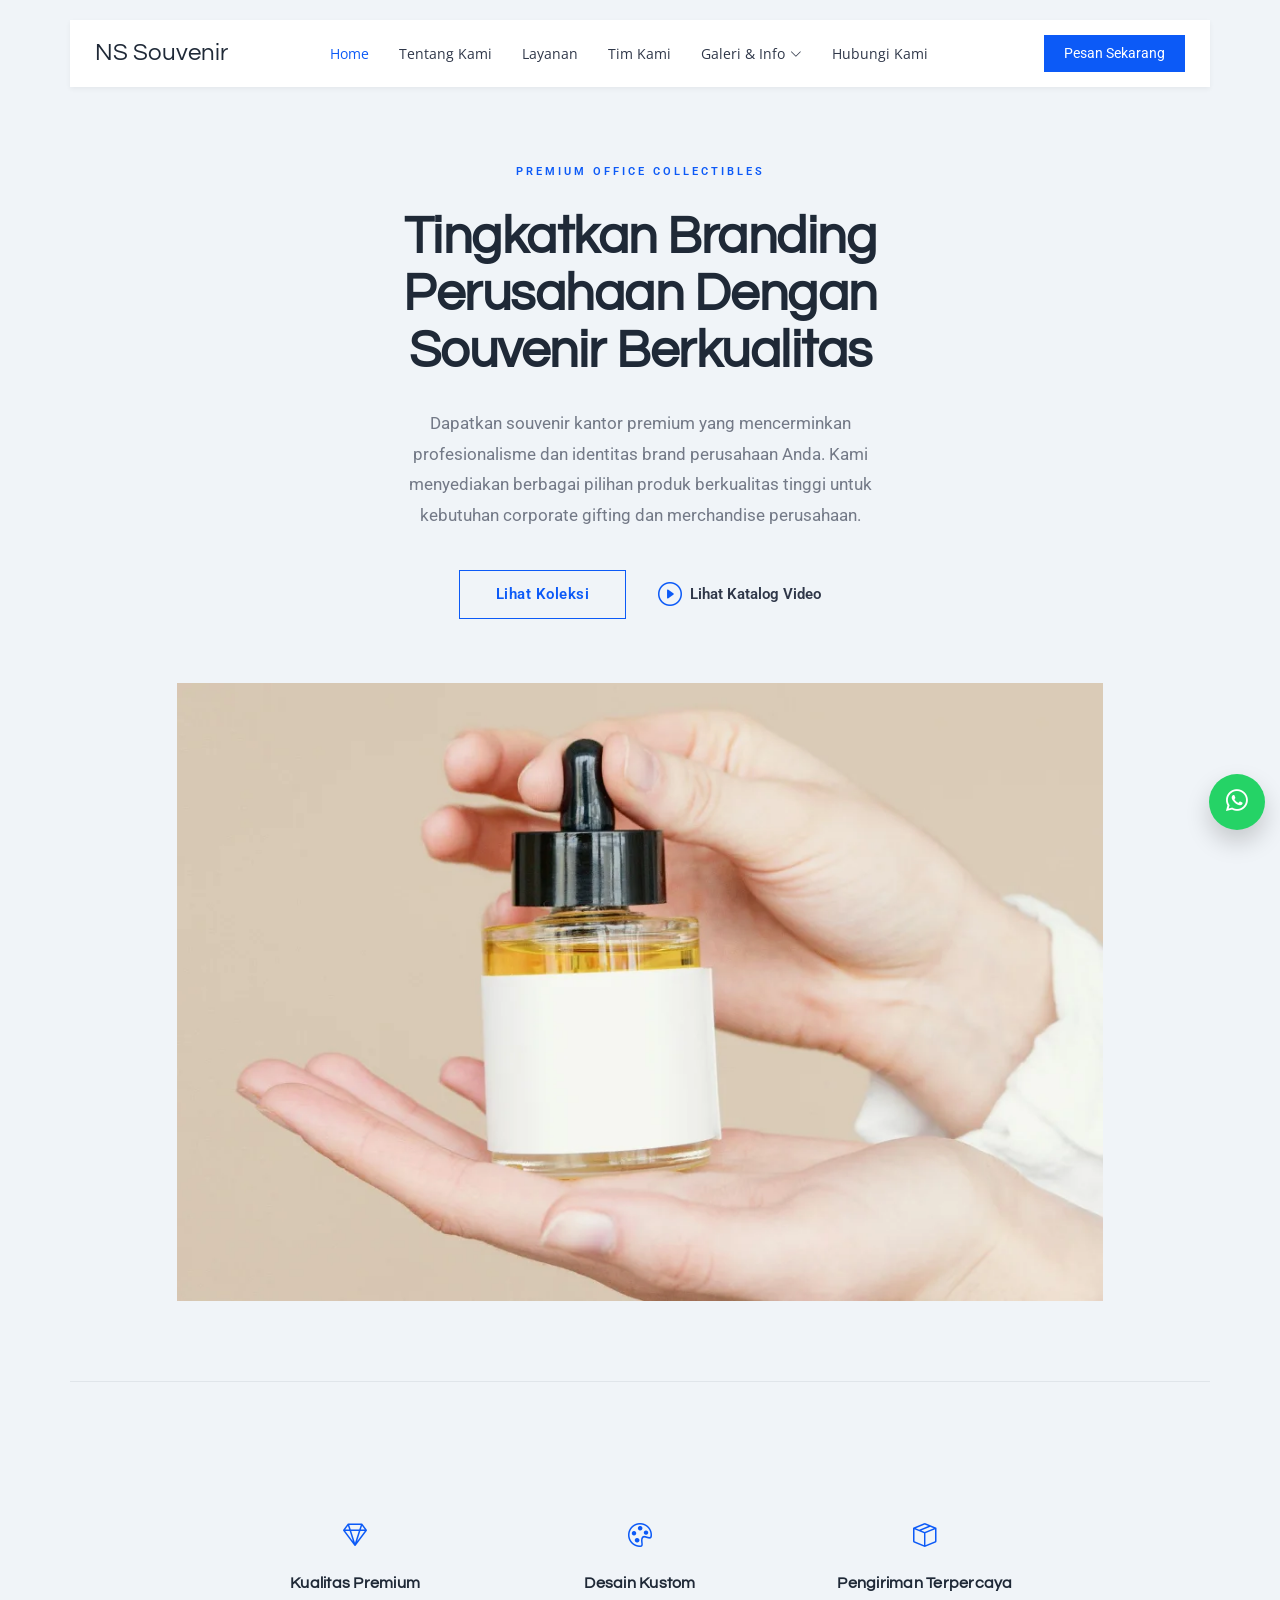
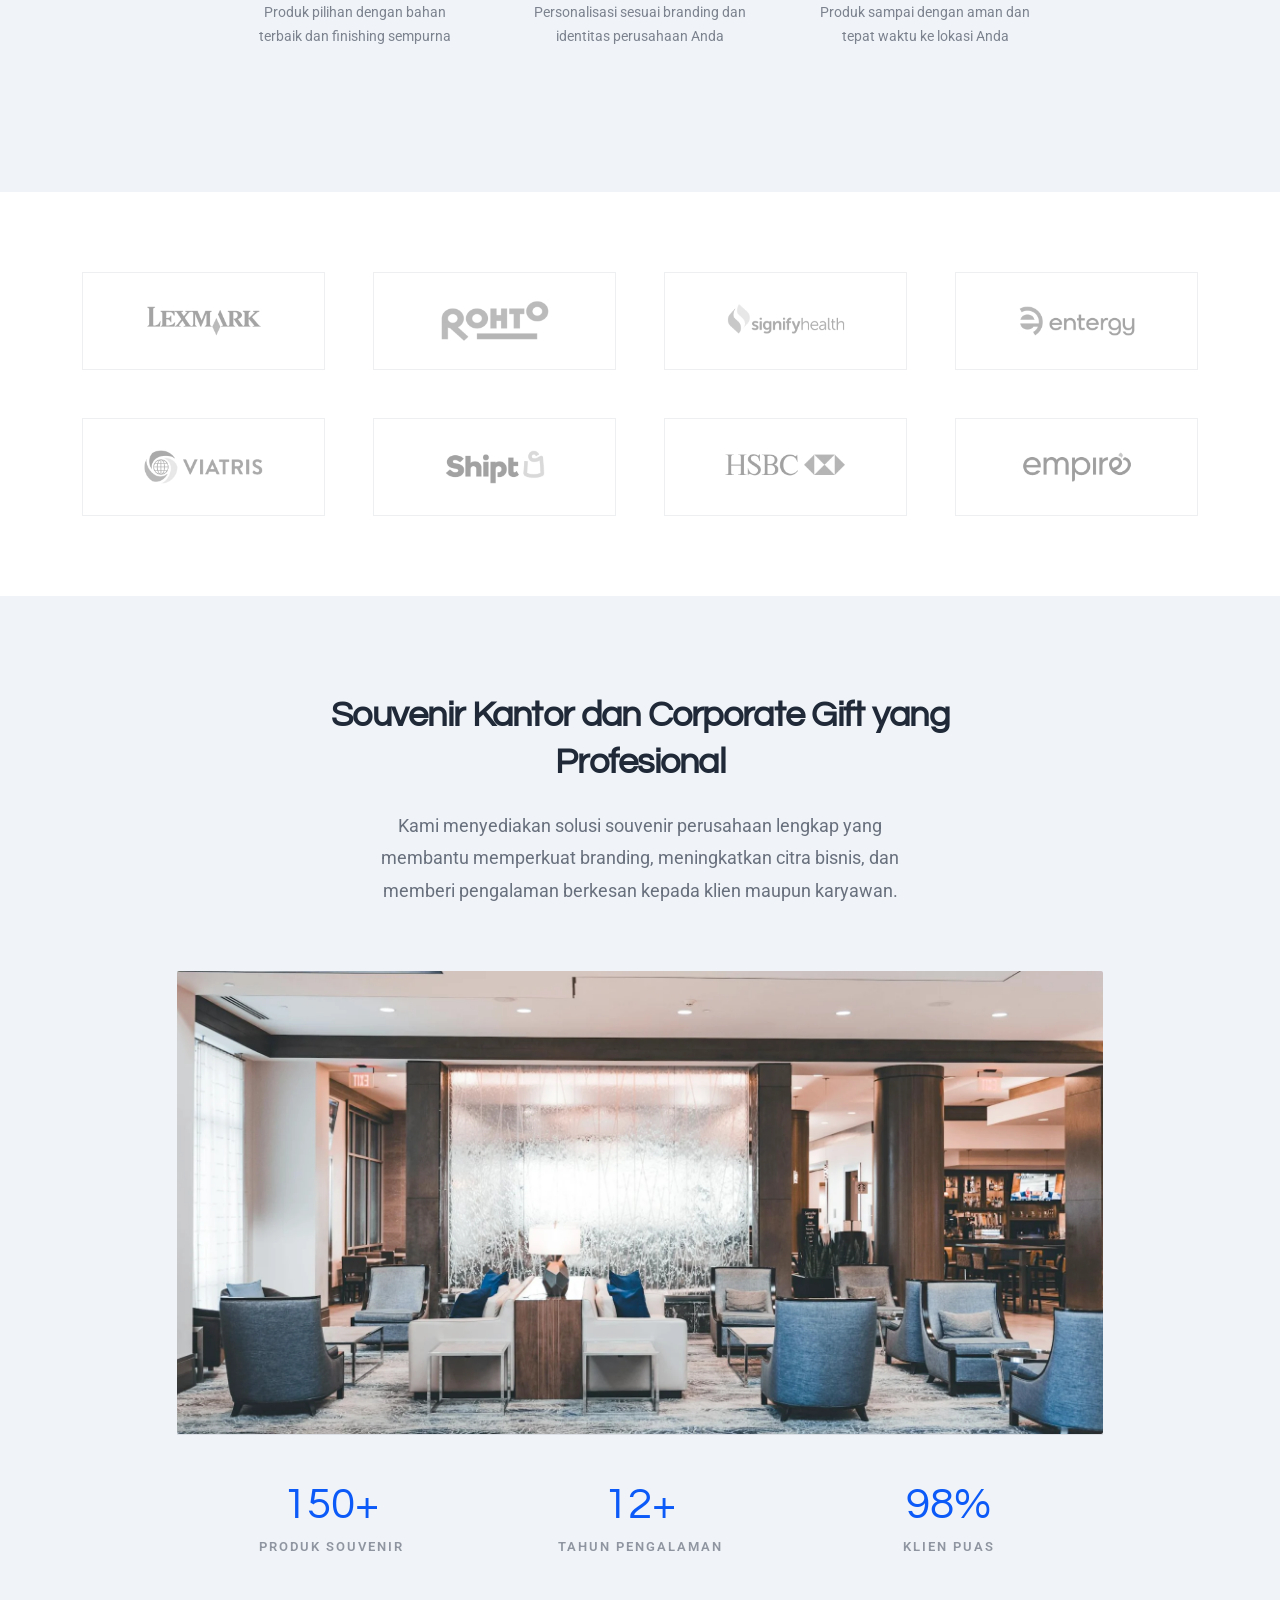
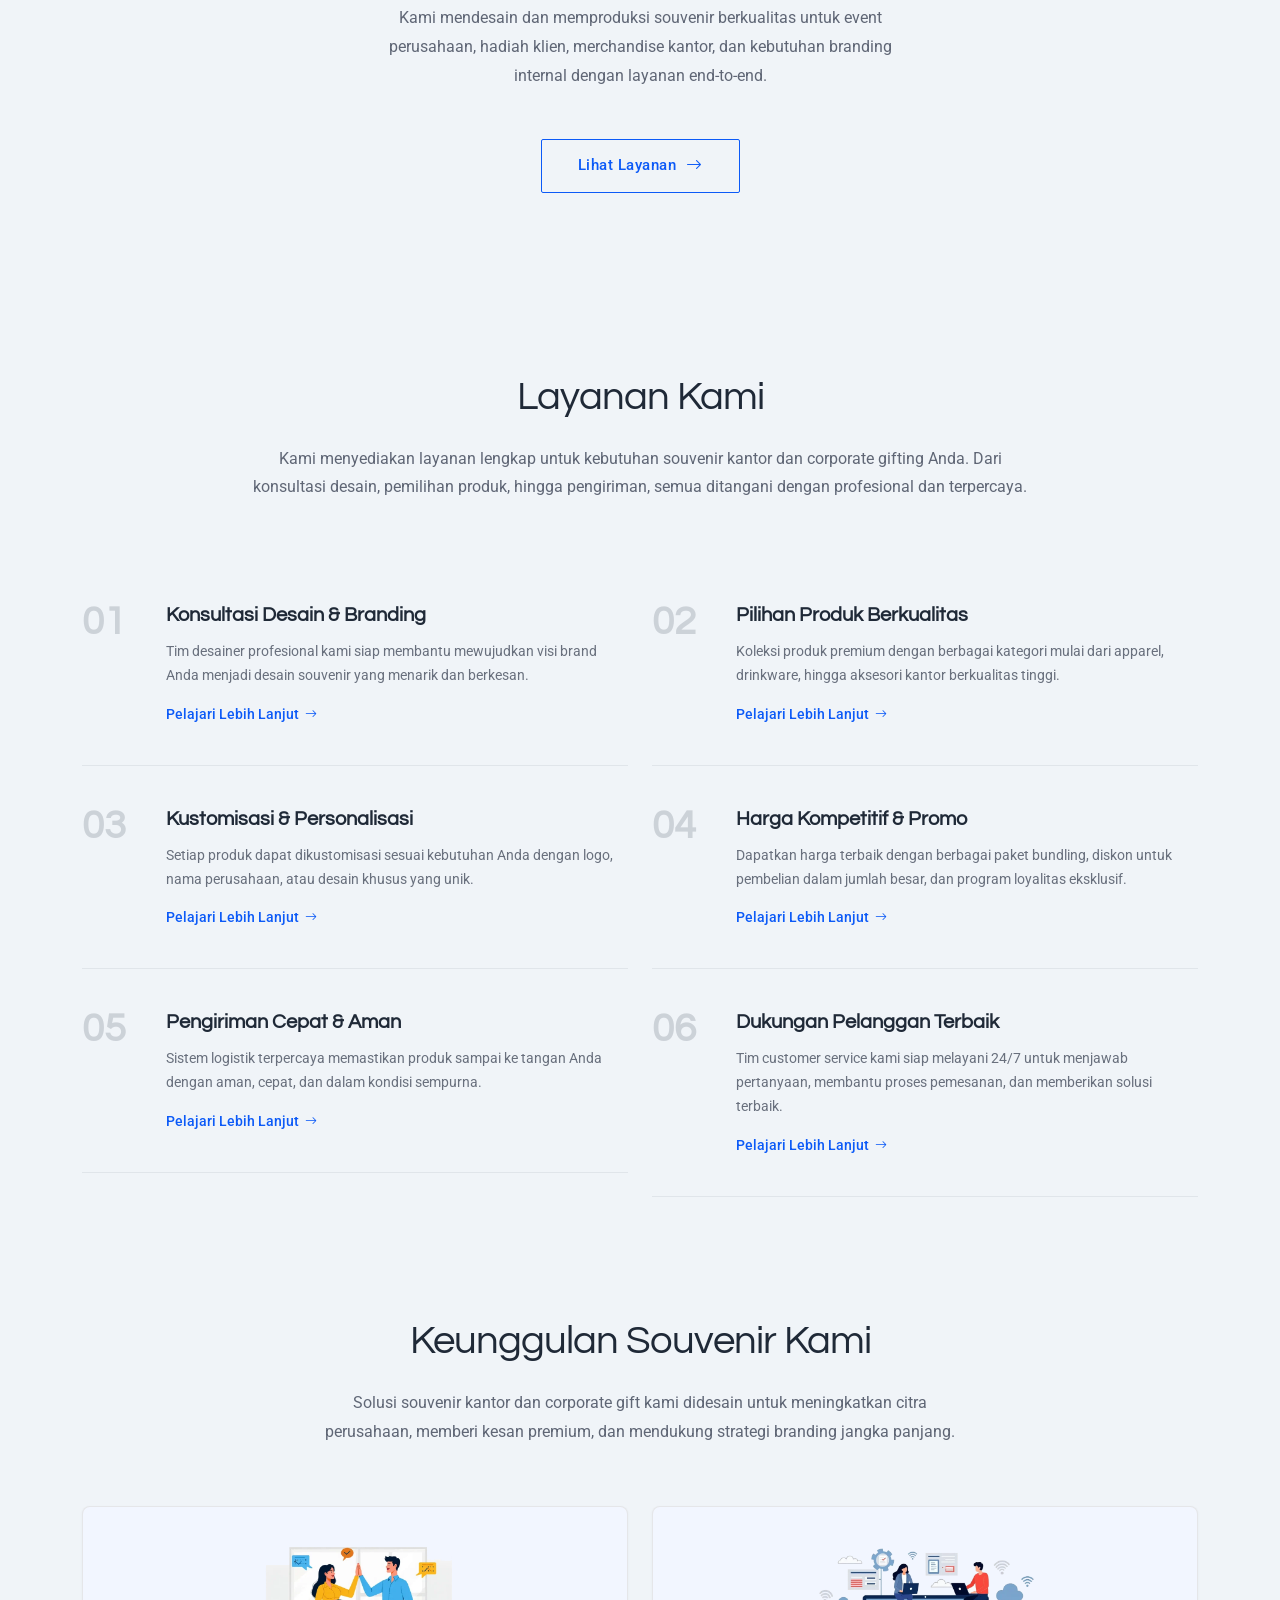
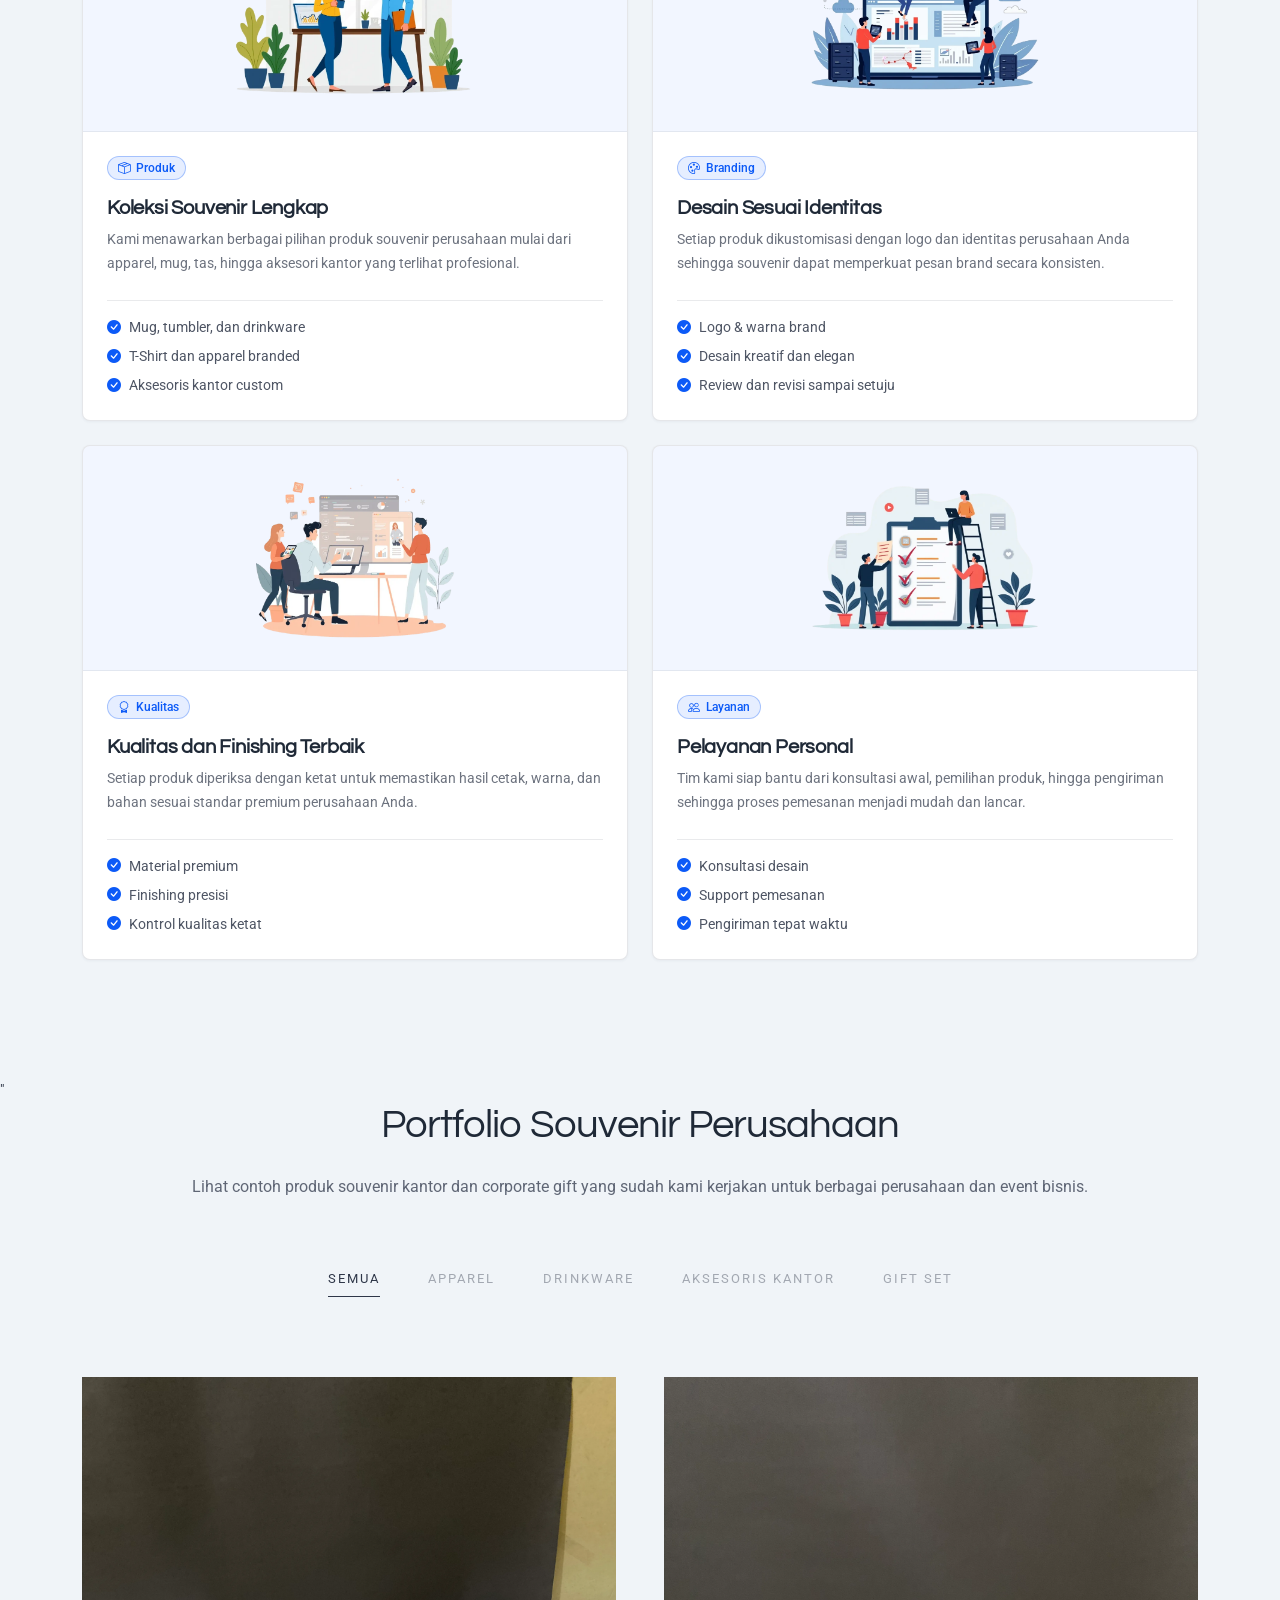
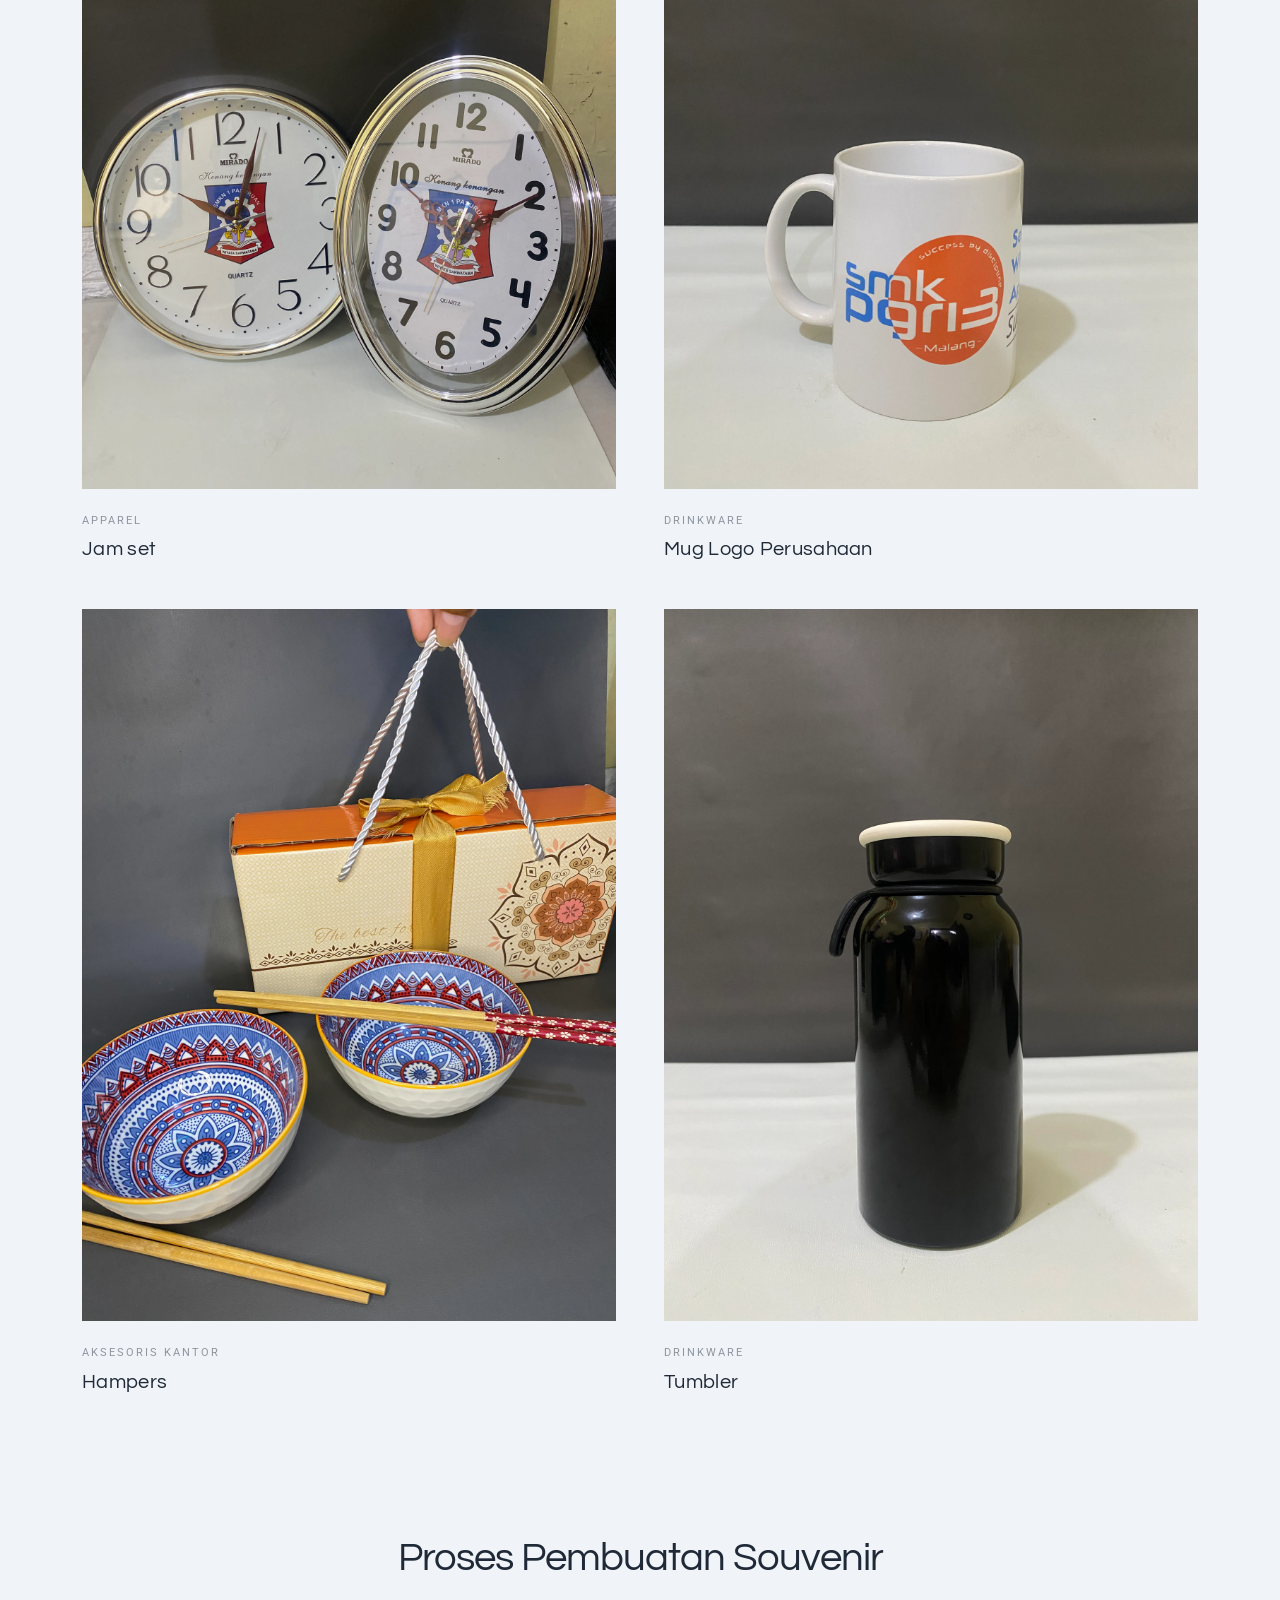
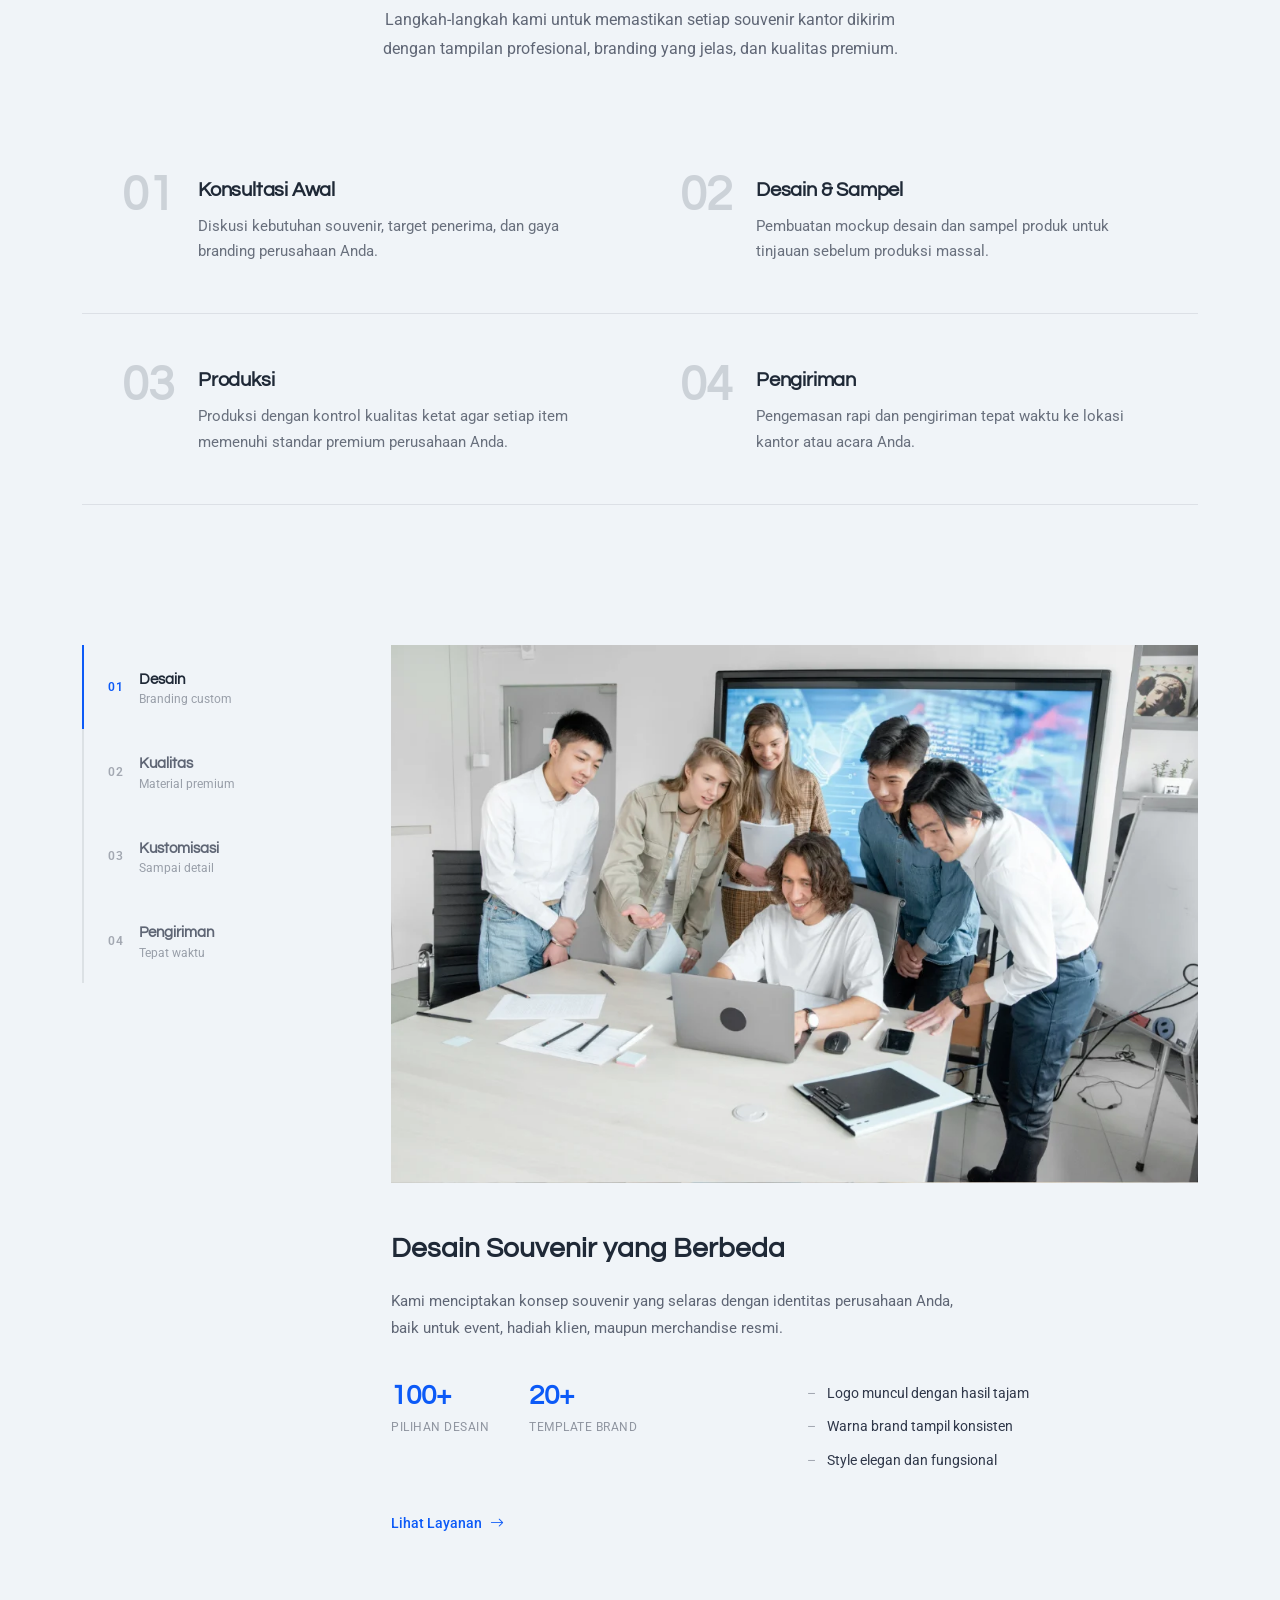
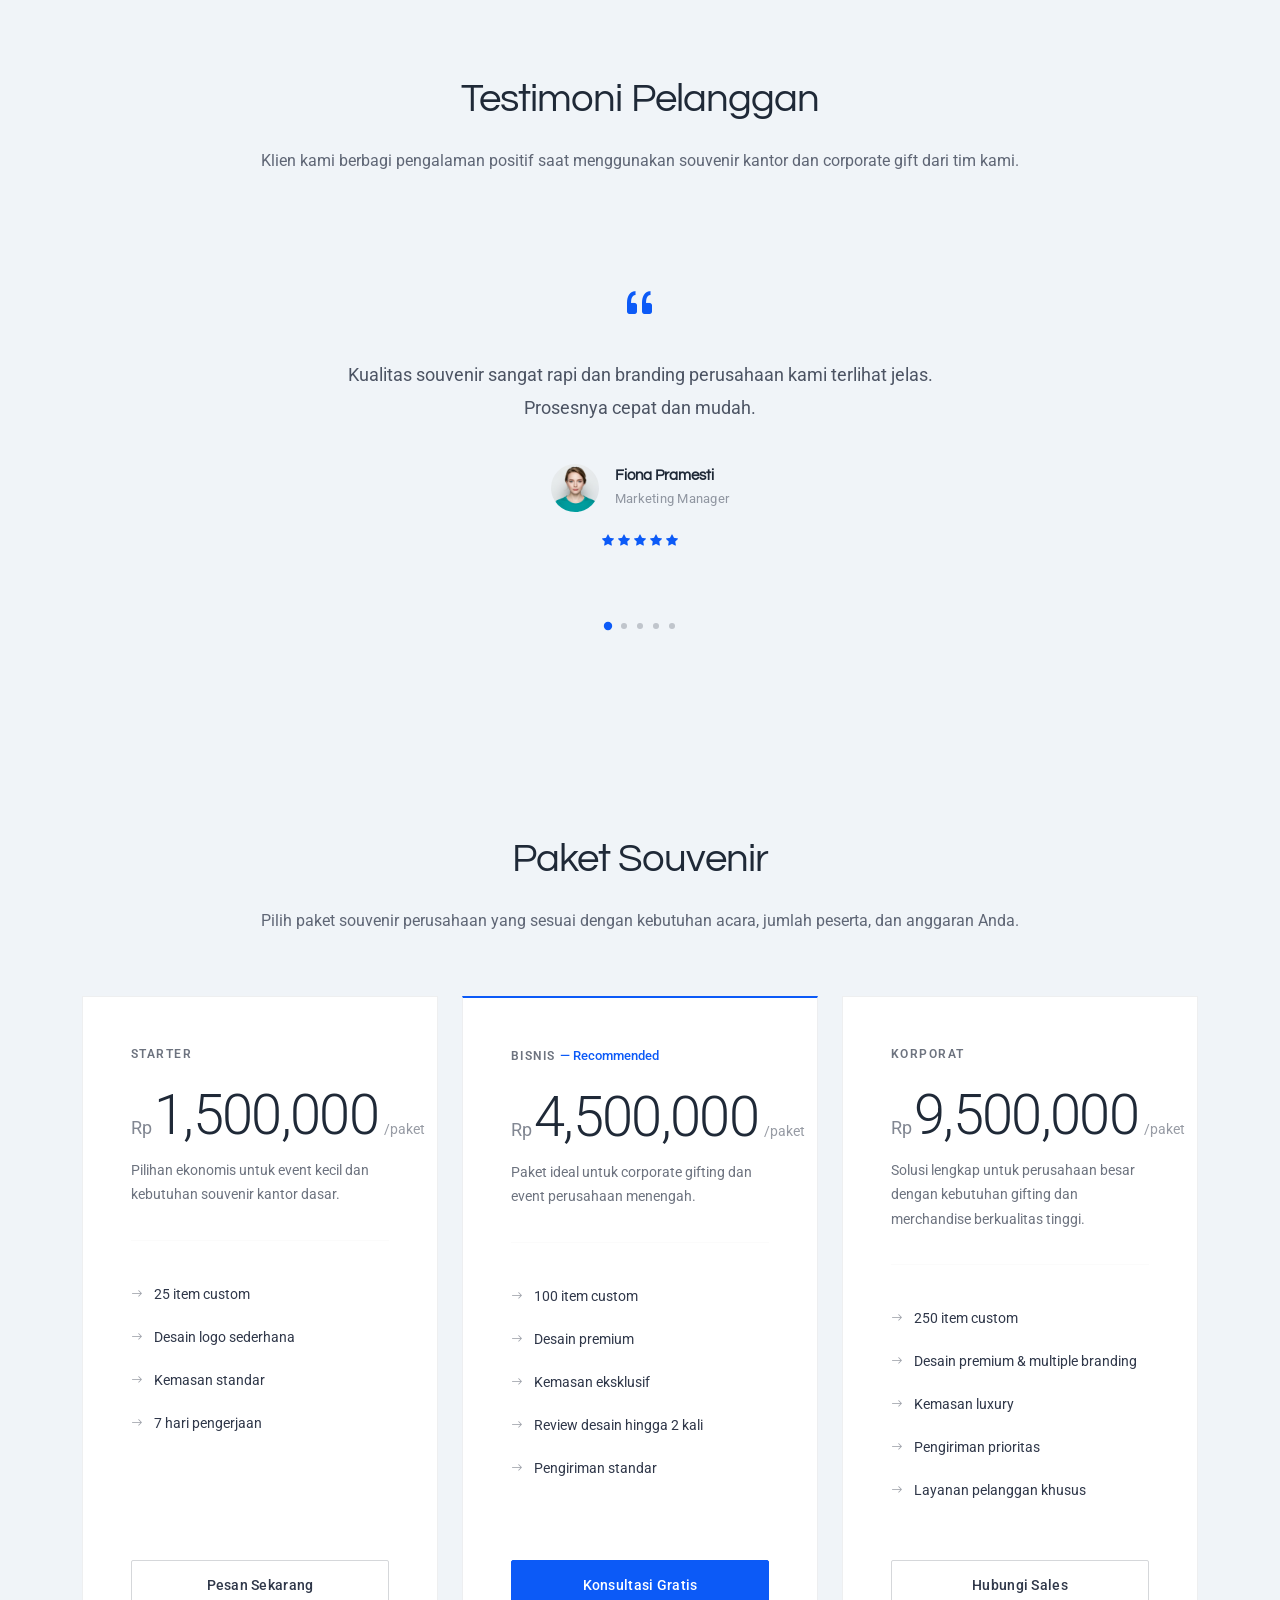
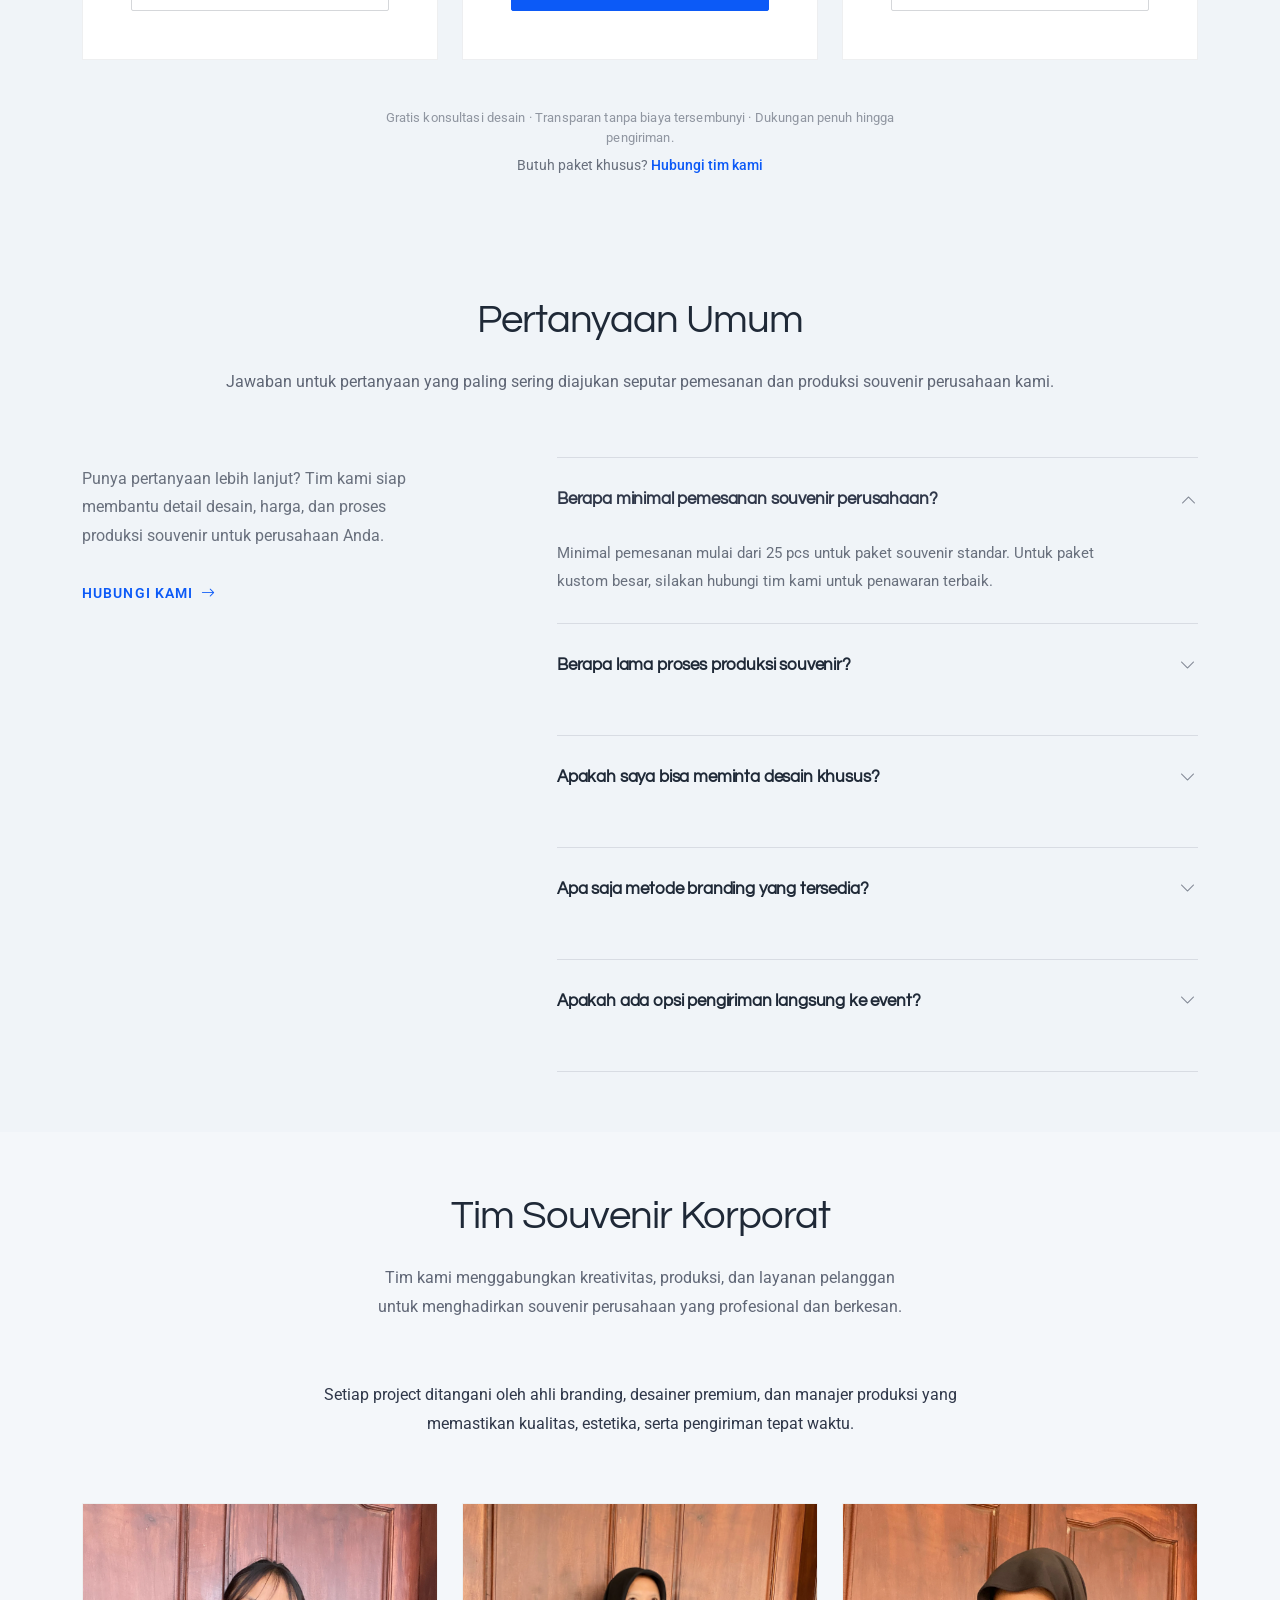
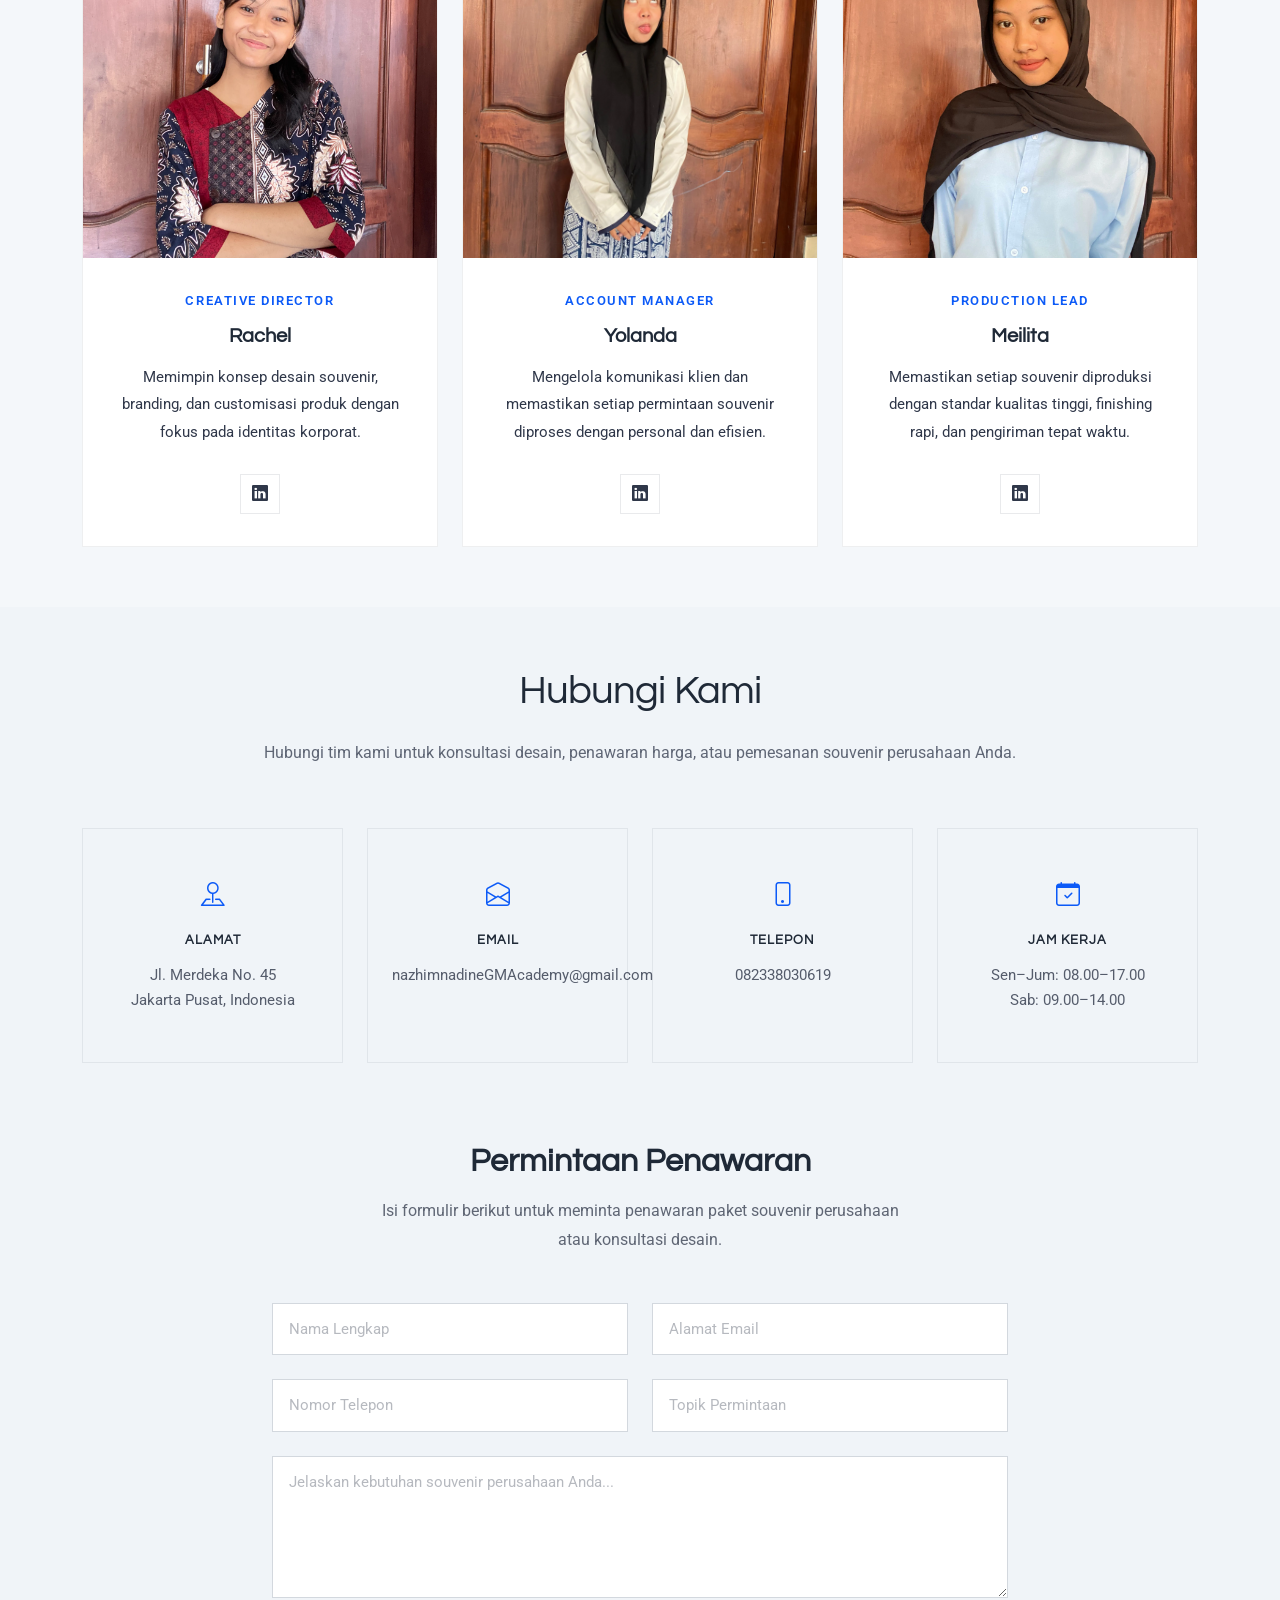
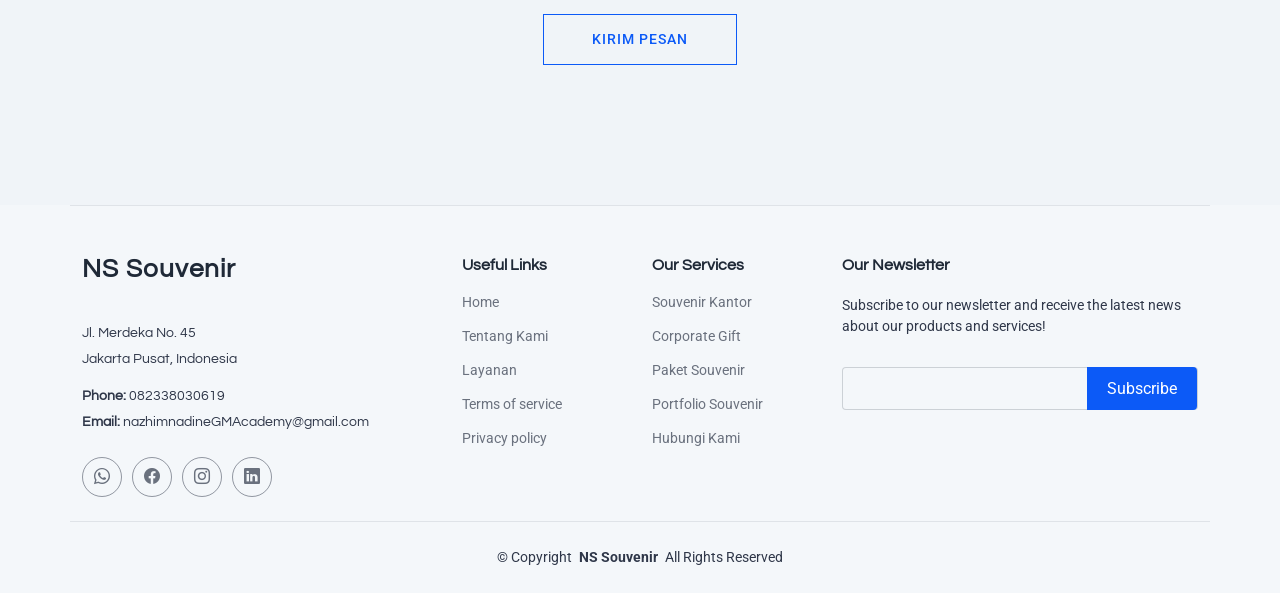
<file: index.html>
<!DOCTYPE html>
<html lang="id">

<head>
  <meta charset="utf-8">
  <meta content="width=device-width, initial-scale=1.0" name="viewport">
  <title>NS Souvenir - Souvenir Perusahaan & Corporate Gift Set Premium</title>
  <meta name="description" content="Penyedia souvenir kantor, corporate gift eksklusif, dan merchandise promosi custom di Indonesia. Hubungi kami untuk penawaran harga terbaik.">
  <meta name="keywords" content="souvenir perusahaan, corporate gift, souvenir kantor, souvenir promosi, merchandise custom, gift set eksklusif, ns souvenir">
  <link rel="canonical" href="https://ns-liart.vercel.app/">

  <!-- Open Graph / Facebook -->
  <meta property="og:type" content="website">
  <meta property="og:url" content="https://ns-liart.vercel.app/">
  <meta property="og:title" content="NS Souvenir - Souvenir Perusahaan & Corporate Gift Set Premium">
  <meta property="og:description" content="Penyedia souvenir kantor, corporate gift eksklusif, dan merchandise promosi custom di Indonesia. Hubungi kami untuk penawaran harga terbaik.">
  <meta property="og:image" content="https://ns-liart.vercel.app/assets/img/logo.webp">
  <meta property="og:site_name" content="NS Souvenir">
  <meta property="og:locale" content="id_ID">

  <!-- Twitter -->
  <meta property="twitter:card" content="summary_large_image">
  <meta property="twitter:url" content="https://ns-liart.vercel.app/">
  <meta property="twitter:title" content="NS Souvenir - Souvenir Perusahaan & Corporate Gift Set Premium">
  <meta property="twitter:description" content="Penyedia souvenir kantor, corporate gift eksklusif, dan merchandise promosi custom di Indonesia. Hubungi kami untuk penawaran harga terbaik.">
  <meta property="twitter:image" content="https://ns-liart.vercel.app/assets/img/logo.webp">

  <!-- Favicons -->
  <link href="assets/img/favicon.png" rel="icon" type="image/png">
  <link href="assets/img/apple-touch-icon.png" rel="apple-touch-icon">
  <link rel="manifest" href="site.webmanifest">

  <!-- Fonts -->
  <link href="https://fonts.googleapis.com" rel="preconnect">
  <link href="https://fonts.gstatic.com" rel="preconnect" crossorigin>
  <link href="https://fonts.googleapis.com/css2?family=Roboto:ital,wght@0,100;0,300;0,400;0,500;0,700;0,900;1,100;1,300;1,400;1,500;1,700;1,900&family=Open+Sans:ital,wght@0,300;0,400;0,500;0,600;0,700;0,800;1,300;1,400;1,500;1,600;1,700;1,800&family=Questrial:wght@400&display=swap" rel="stylesheet">

  <!-- Vendor CSS Files -->
  <link href="assets/vendor/bootstrap/css/bootstrap.min.css" rel="stylesheet">
  <link href="assets/vendor/bootstrap-icons/bootstrap-icons.css" rel="stylesheet">
  <link href="assets/vendor/glightbox/css/glightbox.min.css" rel="stylesheet">
  <link href="assets/vendor/swiper/swiper-bundle.min.css" rel="stylesheet">

  <!-- Main CSS File -->
  <link href="assets/css/main.css" rel="stylesheet">

  <!-- Schema.org JSON-LD Structured Data for LocalBusiness, WebSite, and FAQ -->
  <script type="application/ld+json">
  {
    "@context": "https://schema.org",
    "@graph": [
      {
        "@type": "LocalBusiness",
        "@id": "https://ns-liart.vercel.app/#organization",
        "name": "NS Souvenir",
        "url": "https://ns-liart.vercel.app/",
        "logo": "https://ns-liart.vercel.app/assets/img/logo.webp",
        "image": "https://ns-liart.vercel.app/assets/img/portfolio/portfolio-1.webp",
        "description": "Penyedia souvenir kantor, corporate gift eksklusif, dan merchandise promosi custom di Indonesia.",
        "telephone": "+6282338030619",
        "address": {
          "@type": "PostalAddress",
          "streetAddress": "Jl. Merdeka No. 45",
          "addressLocality": "Jakarta Pusat",
          "addressRegion": "DKI Jakarta",
          "postalCode": "10110",
          "addressCountry": "ID"
        },
        "geo": {
          "@type": "GeoCoordinates",
          "latitude": -6.175392,
          "longitude": 106.827153
        },
        "openingHoursSpecification": [
          {
            "@type": "OpeningHoursSpecification",
            "dayOfWeek": ["Monday", "Tuesday", "Wednesday", "Thursday", "Friday"],
            "opens": "08:00",
            "closes": "17:00"
          },
          {
            "@type": "OpeningHoursSpecification",
            "dayOfWeek": ["Saturday"],
            "opens": "09:00",
            "closes": "14:00"
          }
        ],
        "sameAs": [
          "https://www.facebook.com/",
          "https://www.instagram.com/",
          "https://www.linkedin.com/"
        ]
      },
      {
        "@type": "WebSite",
        "@id": "https://ns-liart.vercel.app/#website",
        "url": "https://ns-liart.vercel.app/",
        "name": "NS Souvenir",
        "description": "Souvenir Perusahaan & Corporate Gift Set Premium",
        "publisher": {
          "@id": "https://ns-liart.vercel.app/#organization"
        }
      },
      {
        "@type": "FAQPage",
        "@id": "https://ns-liart.vercel.app/#faq",
        "mainEntity": [
          {
            "@type": "Question",
            "name": "Berapa minimum order pemesanan souvenir di NS Souvenir?",
            "acceptedAnswer": {
              "@type": "Answer",
              "text": "Minimum order bervariasi tergantung jenis produk. Untuk sebagian besar produk custom logo, minimum pemesanan adalah 50 pcs, namun beberapa produk gift set eksklusif dapat dipesan dalam jumlah lebih sedikit."
            }
          },
          {
            "@type": "Question",
            "name": "Berapa lama proses pembuatan souvenir?",
            "acceptedAnswer": {
              "@type": "Answer",
              "text": "Proses produksi standar memakan waktu 7 hingga 14 hari kerja setelah desain disetujui dan pembayaran DP diterima. Untuk pesanan mendesak (rush order), harap hubungi customer service kami."
            }
          },
          {
            "@type": "Question",
            "name": "Apakah bisa memesan sampel produk sebelum produksi massal?",
            "acceptedAnswer": {
              "@type": "Answer",
              "text": "Ya, kami menyediakan layanan pembuatan dummy/sampel dengan logo Anda untuk memastikan kualitas dan desain sesuai keinginan sebelum naik cetak massal."
            }
          },
          {
            "@type": "Question",
            "name": "Bagaimana metode pembayaran dan pengirimannya?",
            "acceptedAnswer": {
              "@type": "Answer",
              "text": "Pembayaran dilakukan dengan DP sebesar 50% di awal dan pelunasan 50% sebelum pengiriman. Kami bekerja sama dengan kurir terpercaya untuk mengirimkan pesanan dengan aman ke seluruh wilayah Indonesia."
            }
          }
        ]
      }
    ]
  }
  </script>
</head>

<body class="index-page">

  <header id="header" class="header d-flex align-items-center fixed-top">
    <div class="header-container container-fluid container-xl position-relative d-flex align-items-center justify-content-between">

      <a href="index.html" class="logo d-flex align-items-center me-auto me-xl-0">
        <!-- Uncomment the line below if you also wish to use an image logo -->
        <!-- <img src="assets/img/logo.webp" alt=""> -->
        <h1 class="sitename">NS Souvenir</h1>
      </a>

      <nav id="navmenu" class="navmenu">
        <ul>
          <li><a href="#hero" class="active">Home</a></li>
          <li><a href="#about">Tentang Kami</a></li>
          <li><a href="#services">Layanan</a></li>
          <li><a href="#team">Tim Kami</a></li>
          <li class="dropdown extended-dropdown-2"><a href="#"><span>Galeri & Info</span> <i class="bi bi-chevron-down toggle-dropdown"></i></a>
            <ul>
              <li>
                <a href="galeri-produk.html">
                  <div class="menu-item-content">
                    <div class="menu-icon">
                      <i class="bi bi-images"></i>
                    </div>
                    <div class="menu-text">
                      <span class="menu-title">Galeri Produk</span>
                      <span class="menu-description">Lihat koleksi produk terlengkap kami</span>
                    </div>
                  </div>
                  <div class="menu-badge">New</div>
                </a>
              </li>
              <li>
                <a href="penghargaan-sertifikat.html">
                  <div class="menu-item-content">
                    <div class="menu-icon">
                      <i class="bi bi-award"></i>
                    </div>
                    <div class="menu-text">
                      <span class="menu-title">Penghargaan & Sertifikat</span>
                      <span class="menu-description">Kepercayaan dari ribuan perusahaan</span>
                    </div>
                  </div>
                </a>
              </li>
              <li>
                <a href="testimoni-klien.html">
                  <div class="menu-item-content">
                    <div class="menu-icon">
                      <i class="bi bi-chat-dots"></i>
                    </div>
                    <div class="menu-text">
                      <span class="menu-title">Testimoni Klien</span>
                      <span class="menu-description">Pengalaman nyata dari pelanggan setia</span>
                    </div>
                  </div>
                  <div class="menu-badge updates">5</div>
                </a>
              </li>
            </ul>
          </li>

          <li><a href="#contact">Hubungi Kami</a></li>

        </ul>
        <i class="mobile-nav-toggle d-xl-none bi bi-list"></i>
      </nav>

      <a class="btn-getstarted" href="index.html#contact">Pesan Sekarang</a>

    </div>
  </header>

    </div>
  </header>

  <main class="main">

    <!-- Hero Section -->
    <section id="hero" class="hero section">

      <div class="container">

        <div class="row justify-content-center">
          <div class="col-lg-8 text-center">
            <div class="hero-content">
              <span class="hero-label">Premium Office Collectibles</span>
              <h1>Tingkatkan Branding Perusahaan Dengan Souvenir Berkualitas</h1>
              <p>Dapatkan souvenir kantor premium yang mencerminkan profesionalisme dan identitas brand perusahaan Anda. Kami menyediakan berbagai pilihan produk berkualitas tinggi untuk kebutuhan corporate gifting dan merchandise perusahaan.</p>
              <div class="hero-actions">
                <a href="galeri-produk.html" class="btn-primary-action">Lihat Koleksi</a>
                <a href="https://www.youtube.com/watch?v=Y7f98aduVJ8" class="btn-video glightbox">
                  <i class="bi bi-play-circle"></i>
                  <span>Lihat Katalog Video</span>
                </a>
              </div>
            </div>
          </div><!-- End Hero Content -->
        </div>

        <div class="row justify-content-center">
          <div class="col-lg-10">
            <div class="hero-image">
              <img src="assets/img/portfolio/portfolio-1.webp" alt="Souvenir Kantor" class="img-fluid" fetchpriority="high">
            </div>
          </div><!-- End Hero Image -->
        </div>

        <div class="row gy-4 feature-row justify-content-center">
          <div class="col-lg-3 col-md-4">
            <div class="feature-block">
              <i class="bi bi-gem"></i>
              <h4>Kualitas Premium</h4>
              <p>Produk pilihan dengan bahan terbaik dan finishing sempurna</p>
            </div>
          </div><!-- End Feature Block -->

          <div class="col-lg-3 col-md-4">
            <div class="feature-block">
              <i class="bi bi-palette"></i>
              <h4>Desain Kustom</h4>
              <p>Personalisasi sesuai branding dan identitas perusahaan Anda</p>
            </div>
          </div><!-- End Feature Block -->

          <div class="col-lg-3 col-md-4">
            <div class="feature-block">
              <i class="bi bi-box-seam"></i>
              <h4>Pengiriman Terpercaya</h4>
              <p>Produk sampai dengan aman dan tepat waktu ke lokasi Anda</p>
            </div>
          </div><!-- End Feature Block -->
        </div>

      </div>

    </section><!-- /Hero Section -->

    <!-- Clients Section -->
    <section id="clients" class="clients section">

      <div class="container">

        <div class="row row-cols-2 row-cols-md-4 gy-5 gx-5 justify-content-center align-items-center">

          <div class="col">
            <div class="logo-item">
              <img src="assets/img/clients/clients-3.webp" class="img-fluid" alt="">
            </div>
          </div><!-- End Logo Item -->

          <div class="col">
            <div class="logo-item">
              <img src="assets/img/clients/clients-9.webp" class="img-fluid" alt="">
            </div>
          </div><!-- End Logo Item -->

          <div class="col">
            <div class="logo-item">
              <img src="assets/img/clients/clients-5.webp" class="img-fluid" alt="">
            </div>
          </div><!-- End Logo Item -->

          <div class="col">
            <div class="logo-item">
              <img src="assets/img/clients/clients-12.webp" class="img-fluid" alt="">
            </div>
          </div><!-- End Logo Item -->

          <div class="col">
            <div class="logo-item">
              <img src="assets/img/clients/clients-7.webp" class="img-fluid" alt="">
            </div>
          </div><!-- End Logo Item -->

          <div class="col">
            <div class="logo-item">
              <img src="assets/img/clients/clients-14.webp" class="img-fluid" alt="">
            </div>
          </div><!-- End Logo Item -->

          <div class="col">
            <div class="logo-item">
              <img src="assets/img/clients/clients-2.webp" class="img-fluid" alt="">
            </div>
          </div><!-- End Logo Item -->

          <div class="col">
            <div class="logo-item">
              <img src="assets/img/clients/clients-16.webp" class="img-fluid" alt="">
            </div>
          </div><!-- End Logo Item -->

        </div>

      </div>

    </section><!-- /Clients Section -->

    <!-- About Section -->
    <section id="about" class="about section">

      <div class="container">

        <div class="row justify-content-center">
          <div class="col-lg-8 text-center">
            <div class="intro">
              <h2>Souvenir Kantor dan Corporate Gift yang Profesional</h2>
              <p class="lead">Kami menyediakan solusi souvenir perusahaan lengkap yang membantu memperkuat branding, meningkatkan citra bisnis, dan memberi pengalaman berkesan kepada klien maupun karyawan.</p>
            </div>
          </div>
        </div>

        <div class="row justify-content-center">
          <div class="col-lg-10">
            <div class="image-block">
              <img src="assets/img/about/about-wide-3.webp" alt="Souvenir Perusahaan" class="img-fluid">
            </div>
          </div>
        </div>

        <div class="row justify-content-center">
          <div class="col-lg-10">
            <div class="stats-strip">
              <div class="stat-item">
                <h3><span data-purecounter-start="0" data-purecounter-end="150" data-purecounter-duration="1" class="purecounter"></span>+</h3>
                <p>Produk Souvenir</p>
              </div>
              <div class="stat-item">
                <h3><span data-purecounter-start="0" data-purecounter-end="12" data-purecounter-duration="1" class="purecounter"></span>+</h3>
                <p>Tahun Pengalaman</p>
              </div>
              <div class="stat-item">
                <h3><span data-purecounter-start="0" data-purecounter-end="98" data-purecounter-duration="1" class="purecounter"></span>%</h3>
                <p>Klien Puas</p>
              </div>
            </div><!-- End Stats Strip -->
          </div>
        </div>

        <div class="row justify-content-center">
          <div class="col-lg-6 text-center">
            <div class="description">
              <p>Kami mendesain dan memproduksi souvenir berkualitas untuk event perusahaan, hadiah klien, merchandise kantor, dan kebutuhan branding internal dengan layanan end-to-end.</p>
            </div>
          </div>
        </div>

        <div class="row justify-content-center">
          <div class="col-lg-6 text-center">
            <div class="cta-block">
              <a href="#services" class="btn-cta">
                <span>Lihat Layanan</span>
                <i class="bi bi-arrow-right"></i>
              </a>
            </div>
          </div>
        </div>

      </div>

    </section><!-- /About Section -->

    <!-- Services Section -->
    <section id="services" class="services section">

      <!-- Section Title -->
      <div class="container section-title">
        <h2>Layanan Kami</h2>
        <p>Kami menyediakan layanan lengkap untuk kebutuhan souvenir kantor dan corporate gifting Anda. Dari konsultasi desain, pemilihan produk, hingga pengiriman, semua ditangani dengan profesional dan terpercaya.</p>
      </div><!-- End Section Title -->

      <div class="container">

        <div class="row">

          <div class="col-lg-6">
            <div class="service-item">
              <span class="service-num">01</span>
              <div class="service-body">
                <h3>Konsultasi Desain & Branding</h3>
                <p>Tim desainer profesional kami siap membantu mewujudkan visi brand Anda menjadi desain souvenir yang menarik dan berkesan.</p>
                <a href="service-details.html" class="service-link">
                  Pelajari Lebih Lanjut
                  <i class="bi bi-arrow-right"></i>
                </a>
              </div>
            </div>
          </div><!-- End Service Item -->

          <div class="col-lg-6">
            <div class="service-item">
              <span class="service-num">02</span>
              <div class="service-body">
                <h3>Pilihan Produk Berkualitas</h3>
                <p>Koleksi produk premium dengan berbagai kategori mulai dari apparel, drinkware, hingga aksesori kantor berkualitas tinggi.</p>
                <a href="service-details.html" class="service-link">
                  Pelajari Lebih Lanjut
                  <i class="bi bi-arrow-right"></i>
                </a>
              </div>
            </div>
          </div><!-- End Service Item -->

          <div class="col-lg-6">
            <div class="service-item">
              <span class="service-num">03</span>
              <div class="service-body">
                <h3>Kustomisasi & Personalisasi</h3>
                <p>Setiap produk dapat dikustomisasi sesuai kebutuhan Anda dengan logo, nama perusahaan, atau desain khusus yang unik.</p>
                <a href="service-details.html" class="service-link">
                  Pelajari Lebih Lanjut
                  <i class="bi bi-arrow-right"></i>
                </a>
              </div>
            </div>
          </div><!-- End Service Item -->

          <div class="col-lg-6">
            <div class="service-item">
              <span class="service-num">04</span>
              <div class="service-body">
                <h3>Harga Kompetitif & Promo</h3>
                <p>Dapatkan harga terbaik dengan berbagai paket bundling, diskon untuk pembelian dalam jumlah besar, dan program loyalitas eksklusif.</p>
                <a href="service-details.html" class="service-link">
                  Pelajari Lebih Lanjut
                  <i class="bi bi-arrow-right"></i>
                </a>
              </div>
            </div>
          </div><!-- End Service Item -->

          <div class="col-lg-6">
            <div class="service-item">
              <span class="service-num">05</span>
              <div class="service-body">
                <h3>Pengiriman Cepat & Aman</h3>
                <p>Sistem logistik terpercaya memastikan produk sampai ke tangan Anda dengan aman, cepat, dan dalam kondisi sempurna.</p>
                <a href="service-details.html" class="service-link">
                  Pelajari Lebih Lanjut
                  <i class="bi bi-arrow-right"></i>
                </a>
              </div>
            </div>
          </div><!-- End Service Item -->

          <div class="col-lg-6">
            <div class="service-item">
              <span class="service-num">06</span>
              <div class="service-body">
                <h3>Dukungan Pelanggan Terbaik</h3>
                <p>Tim customer service kami siap melayani 24/7 untuk menjawab pertanyaan, membantu proses pemesanan, dan memberikan solusi terbaik.</p>
                <a href="service-details.html" class="service-link">
                  Pelajari Lebih Lanjut
                  <i class="bi bi-arrow-right"></i>
                </a>
              </div>
            </div>
          </div><!-- End Service Item -->

        </div>

      </div>

    </section><!-- /Services Section -->

    <!-- Features Section -->
    <section id="features" class="features section">

      <!-- Section Title -->
      <div class="container section-title">
        <h2>Keunggulan Souvenir Kami</h2>
        <p>Solusi souvenir kantor dan corporate gift kami didesain untuk meningkatkan citra perusahaan, memberi kesan premium, dan mendukung strategi branding jangka panjang.</p>
      </div><!-- End Section Title -->

      <div class="container">

        <div class="row g-4">

          <div class="col-lg-6">
            <div class="feature-card">
              <div class="card-visual">
                <img src="assets/img/illustration/illustration-22.webp" alt="Pilihan Produk" class="img-fluid">
              </div>
              <div class="card-body-content">
                <span class="card-badge"><i class="bi bi-box-seam"></i> Produk</span>
                <h3>Koleksi Souvenir Lengkap</h3>
                <p>Kami menawarkan berbagai pilihan produk souvenir perusahaan mulai dari apparel, mug, tas, hingga aksesori kantor yang terlihat profesional.</p>
                <ul class="feature-list">
                  <li><i class="bi bi-check-circle-fill"></i><span>Mug, tumbler, dan drinkware</span></li>
                  <li><i class="bi bi-check-circle-fill"></i><span>T-Shirt dan apparel branded</span></li>
                  <li><i class="bi bi-check-circle-fill"></i><span>Aksesoris kantor custom</span></li>
                </ul>
              </div>
            </div>
          </div><!-- End Feature Card -->

          <div class="col-lg-6">
            <div class="feature-card">
              <div class="card-visual">
                <img src="assets/img/illustration/illustration-3.webp" alt="Personal Branding" class="img-fluid">
              </div>
              <div class="card-body-content">
                <span class="card-badge"><i class="bi bi-palette"></i> Branding</span>
                <h3>Desain Sesuai Identitas</h3>
                <p>Setiap produk dikustomisasi dengan logo dan identitas perusahaan Anda sehingga souvenir dapat memperkuat pesan brand secara konsisten.</p>
                <ul class="feature-list">
                  <li><i class="bi bi-check-circle-fill"></i><span>Logo & warna brand</span></li>
                  <li><i class="bi bi-check-circle-fill"></i><span>Desain kreatif dan elegan</span></li>
                  <li><i class="bi bi-check-circle-fill"></i><span>Review dan revisi sampai setuju</span></li>
                </ul>
              </div>
            </div>
          </div><!-- End Feature Card -->

          <div class="col-lg-6">
            <div class="feature-card">
              <div class="card-visual">
                <img src="assets/img/illustration/illustration-19.webp" alt="Quality Control" class="img-fluid">
              </div>
              <div class="card-body-content">
                <span class="card-badge"><i class="bi bi-award"></i> Kualitas</span>
                <h3>Kualitas dan Finishing Terbaik</h3>
                <p>Setiap produk diperiksa dengan ketat untuk memastikan hasil cetak, warna, dan bahan sesuai standar premium perusahaan Anda.</p>
                <ul class="feature-list">
                  <li><i class="bi bi-check-circle-fill"></i><span>Material premium</span></li>
                  <li><i class="bi bi-check-circle-fill"></i><span>Finishing presisi</span></li>
                  <li><i class="bi bi-check-circle-fill"></i><span>Kontrol kualitas ketat</span></li>
                </ul>
              </div>
            </div>
          </div><!-- End Feature Card -->

          <div class="col-lg-6">
            <div class="feature-card">
              <div class="card-visual">
                <img src="assets/img/illustration/illustration-10.webp" alt="Service Support" class="img-fluid">
              </div>
              <div class="card-body-content">
                <span class="card-badge"><i class="bi bi-people"></i> Layanan</span>
                <h3>Pelayanan Personal</h3>
                <p>Tim kami siap bantu dari konsultasi awal, pemilihan produk, hingga pengiriman sehingga proses pemesanan menjadi mudah dan lancar.</p>
                <ul class="feature-list">
                  <li><i class="bi bi-check-circle-fill"></i><span>Konsultasi desain</span></li>
                  <li><i class="bi bi-check-circle-fill"></i><span>Support pemesanan</span></li>
                  <li><i class="bi bi-check-circle-fill"></i><span>Pengiriman tepat waktu</span></li>
                </ul>
              </div>
            </div>
          </div><!-- End Feature Card -->

        </div>

      </div>

    </section><!-- /Features Section -->

    <!-- Portfolio Section -->
    <section id="portfolio" class="portfolio section">

      <!-- Section Title -->
"      <div class="container section-title">
        <h2>Portfolio Souvenir Perusahaan</h2>
        <p>Lihat contoh produk souvenir kantor dan corporate gift yang sudah kami kerjakan untuk berbagai perusahaan dan event bisnis.</p>
      </div><!-- End Section Title -->

      <div class="container">

        <div class="isotope-layout" data-default-filter="*" data-layout="masonry" data-sort="original-order">

          <ul class="filter-list isotope-filters">
            <li data-filter="*" class="filter-active">Semua</li>
            <li data-filter=".filter-apparel">Apparel</li>
            <li data-filter=".filter-drinkware">Drinkware</li>
            <li data-filter=".filter-office">Aksesoris Kantor</li>
            <li data-filter=".filter-gift">Gift Set</li>
          </ul>

          <div class="row gy-5 gx-lg-5 isotope-container">

            <div class="col-lg-6 col-md-6 portfolio-item isotope-item filter-apparel">
              <figure class="work-piece">
                <div class="work-media">
                  <img src="assets/img/portfolio/jam-set.webp" class="img-fluid" alt="" loading="lazy">
                  <div class="hover-layer">
                    <a href="assets/img/portfolio/jam-set.webp" class="glightbox action-link" data-gallery="portfolio" title="T-Shirt Branded"><i class="bi bi-plus-lg"></i></a>
                    <a href="service-details.html" class="action-link" title="Project Details"><i class="bi bi-arrow-up-right"></i></a>
                  </div>
                </div>
                <figcaption class="work-meta">
                  <span class="tag">Apparel</span>
                  <h3>Jam set</h3>
                </figcaption>
              </figure>
            </div><!-- End Work Item -->

            <div class="col-lg-6 col-md-6 portfolio-item isotope-item filter-drinkware">
              <figure class="work-piece">
                <div class="work-media">
                  <img src="assets/img/portfolio/mug.webp" class="img-fluid" alt="" loading="lazy">
                  <div class="hover-layer">
                    <a href="assets/img/portfolio/mug.webp" class="glightbox action-link" data-gallery="portfolio" title="Mug Kantor"><i class="bi bi-plus-lg"></i></a>
                    <a href="service-details.html" class="action-link" title="Project Details"><i class="bi bi-arrow-up-right"></i></a>
                  </div>
                </div>
                <figcaption class="work-meta">
                  <span class="tag">Drinkware</span>
                  <h3>Mug Logo Perusahaan</h3>
                </figcaption>
              </figure>
            </div><!-- End Work Item -->

            <div class="col-lg-6 col-md-6 portfolio-item isotope-item filter-gift">
              <figure class="work-piece">
                <div class="work-media">
                  <img src="assets/img/portfolio/hampers.webp" class="img-fluid" alt="" loading="lazy">
                  <div class="hover-layer">
                    <a href="assets/img/portfolio/hampers.webp" class="glightbox action-link" data-gallery="portfolio" title="USB Custom"><i class="bi bi-plus-lg"></i></a>
                    <a href="service-details.html" class="action-link" title="Project Details"><i class="bi bi-arrow-up-right"></i></a>
                  </div>
                </div>
                <figcaption class="work-meta">
                  <span class="tag">Aksesoris Kantor</span>
                  <h3>Hampers</h3>
                </figcaption>
              </figure>
            </div><!-- End Work Item -->

            <div class="col-lg-6 col-md-6 portfolio-item isotope-item filter-drinkware">
              <figure class="work-piece">
                <div class="work-media">
                  <img src="assets/img/portfolio/tumbler.webp" class="img-fluid" alt="" loading="lazy">
                  <div class="hover-layer">
                    <a href="assets/img/portfolio/tumbler.webp" class="glightbox action-link" data-gallery="portfolio" title="Lunch Box Branded"><i class="bi bi-plus-lg"></i></a>
                    <a href="service-details.html" class="action-link" title="Project Details"><i class="bi bi-arrow-up-right"></i></a>
                  </div>
                </div>
                <figcaption class="work-meta">
                  <span class="tag">Drinkware</span>
                  <h3>Tumbler</h3>
                </figcaption>
              </figure>
            </div><!-- End Work Item -->

          </div><!-- End Work Grid -->

        </div>

      </div>

    </section><!-- /Portfolio Section -->

    <!-- How We Work Section -->
    <section id="how-we-work" class="how-we-work section">

      <!-- Section Title -->
      <div class="container section-title">
        <h2>Proses Pembuatan Souvenir</h2>
        <p>Langkah-langkah kami untuk memastikan setiap souvenir kantor dikirim dengan tampilan profesional, branding yang jelas, dan kualitas premium.</p>
      </div><!-- End Section Title -->

      <div class="container">

        <div class="row g-0">

          <div class="col-lg-6">
            <div class="process-card">
              <span class="step-num">01</span>
              <div class="process-content">
                <h3>Konsultasi Awal</h3>
                <p>Diskusi kebutuhan souvenir, target penerima, dan gaya branding perusahaan Anda.</p>
              </div>
            </div><!-- End Process Card -->
          </div>

          <div class="col-lg-6">
            <div class="process-card">
              <span class="step-num">02</span>
              <div class="process-content">
                <h3>Desain & Sampel</h3>
                <p>Pembuatan mockup desain dan sampel produk untuk tinjauan sebelum produksi massal.</p>
              </div>
            </div><!-- End Process Card -->
          </div>

          <div class="col-lg-6">
            <div class="process-card">
              <span class="step-num">03</span>
              <div class="process-content">
                <h3>Produksi</h3>
                <p>Produksi dengan kontrol kualitas ketat agar setiap item memenuhi standar premium perusahaan Anda.</p>
              </div>
            </div><!-- End Process Card -->
          </div>

          <div class="col-lg-6">
            <div class="process-card">
              <span class="step-num">04</span>
              <div class="process-content">
                <h3>Pengiriman</h3>
                <p>Pengemasan rapi dan pengiriman tepat waktu ke lokasi kantor atau acara Anda.</p>
              </div>
            </div><!-- End Process Card -->
          </div>

        </div>

      </div>

    </section><!-- /How We Work Section -->

    <!-- Tabs Section -->
    <section id="tabs" class="tabs section">

      <div class="container">

        <div class="row gy-5">
          <div class="col-lg-3">
            <ul class="nav flex-lg-column flex-nowrap side-tabs">
              <li class="nav-item">
                <a class="nav-link active show" data-bs-toggle="tab" data-bs-target="#tabs-tab-1">
                  <span class="tab-index">01</span>
                  <div class="tab-info">
                    <span class="tab-title">Desain</span>
                    <span class="tab-desc">Branding custom</span>
                  </div>
                </a>
              </li>
              <li class="nav-item">
                <a class="nav-link" data-bs-toggle="tab" data-bs-target="#tabs-tab-2">
                  <span class="tab-index">02</span>
                  <div class="tab-info">
                    <span class="tab-title">Kualitas</span>
                    <span class="tab-desc">Material premium</span>
                  </div>
                </a>
              </li>
              <li class="nav-item">
                <a class="nav-link" data-bs-toggle="tab" data-bs-target="#tabs-tab-3">
                  <span class="tab-index">03</span>
                  <div class="tab-info">
                    <span class="tab-title">Kustomisasi</span>
                    <span class="tab-desc">Sampai detail</span>
                  </div>
                </a>
              </li>
              <li class="nav-item">
                <a class="nav-link" data-bs-toggle="tab" data-bs-target="#tabs-tab-4">
                  <span class="tab-index">04</span>
                  <div class="tab-info">
                    <span class="tab-title">Pengiriman</span>
                    <span class="tab-desc">Tepat waktu</span>
                  </div>
                </a>
              </li>
            </ul>
          </div><!-- End Side Tabs -->

          <div class="col-lg-9">
            <div class="tab-content">

              <div class="tab-pane fade active show" id="tabs-tab-1">
                <figure class="pane-visual">
                  <img src="assets/img/about/about-5.webp" alt="" class="img-fluid">
                </figure>
                <div class="pane-body">
                  <h3>Desain Souvenir yang Berbeda</h3>
                  <p>Kami menciptakan konsep souvenir yang selaras dengan identitas perusahaan Anda, baik untuk event, hadiah klien, maupun merchandise resmi.</p>
                  <div class="row gy-4">
                    <div class="col-sm-6">
                      <div class="stat-group">
                        <div class="stat-block">
                          <span class="stat-num">100+</span>
                          <span class="stat-text">Pilihan Desain</span>
                        </div>
                        <div class="stat-block">
                          <span class="stat-num">20+</span>
                          <span class="stat-text">Template Brand</span>
                        </div>
                      </div>
                    </div>
                    <div class="col-sm-6">
                      <ul class="key-points">
                        <li>Logo muncul dengan hasil tajam</li>
                        <li>Warna brand tampil konsisten</li>
                        <li>Style elegan dan fungsional</li>
                      </ul>
                    </div>
                  </div>
                  <a href="#services" class="cta-link">Lihat Layanan <i class="bi bi-arrow-right"></i></a>
                </div>
              </div><!-- End Tab Pane 1 -->

              <div class="tab-pane fade" id="tabs-tab-2">
                <figure class="pane-visual">
                  <img src="assets/img/about/about-11.webp" alt="" class="img-fluid">
                </figure>
                <div class="pane-body">
                  <h3>Bahan Premium dan Tahan Lama</h3>
                  <p>Kami menggunakan material terbaik untuk memastikan setiap souvenir terasa eksklusif dan usable dalam jangka panjang.</p>
                  <div class="row gy-4">
                    <div class="col-sm-6">
                      <div class="stat-group">
                        <div class="stat-block">
                          <span class="stat-num">90%</span>
                          <span class="stat-text">Material Premium</span>
                        </div>
                        <div class="stat-block">
                          <span class="stat-num">99%</span>
                          <span class="stat-text">Kontrol Kualitas</span>
                        </div>
                      </div>
                    </div>
                    <div class="col-sm-6">
                      <ul class="key-points">
                        <li>Finishing halus dan rapi</li>
                        <li>Material sesuai standar korporat</li>
                        <li>Uji coba produk sebelum kirim</li>
                      </ul>
                    </div>
                  </div>
                  <a href="#portfolio" class="cta-link">Lihat Portofolio <i class="bi bi-arrow-right"></i></a>
                </div>
              </div><!-- End Tab Pane 2 -->

              <div class="tab-pane fade" id="tabs-tab-3">
                <figure class="pane-visual">
                  <img src="assets/img/about/about-17.webp" alt="" class="img-fluid">
                </figure>
                <div class="pane-body">
                  <h3>Personalisasi Sampai ke Detail</h3>
                  <p>Kami menyediakan opsi kustomisasi logo, nama, warna perusahaan, hingga packaging khusus untuk setiap pesanan.</p>
                  <div class="row gy-4">
                    <div class="col-sm-6">
                      <div class="stat-group">
                        <div class="stat-block">
                          <span class="stat-num">4</span>
                          <span class="stat-text">Metode Cetak</span>
                        </div>
                        <div class="stat-block">
                          <span class="stat-num">25+</span>
                          <span class="stat-text">Opsi Packaging</span>
                        </div>
                      </div>
                    </div>
                    <div class="col-sm-6">
                      <ul class="key-points">
                        <li>Sablong, bordir, dan UV printing</li>
                        <li>Kustom nama & slogan</li>
                        <li>Pilihan kemasan premium</li>
                      </ul>
                    </div>
                  </div>
                  <a href="#contact" class="cta-link">Ajukan Permintaan <i class="bi bi-arrow-right"></i></a>
                </div>
              </div><!-- End Tab Pane 3 -->

              <div class="tab-pane fade" id="tabs-tab-4">
                <figure class="pane-visual">
                  <img src="assets/img/about/about-22.webp" alt="" class="img-fluid">
                </figure>
                <div class="pane-body">
                  <h3>Pengiriman Cepat dan Terlacak</h3>
                  <p>Setiap pesanan dikemas dengan aman dan dikirim secara tepat waktu ke lokasi acara, kantor, maupun gudang Anda.</p>
                  <div class="row gy-4">
                    <div class="col-sm-6">
                      <div class="stat-group">
                        <div class="stat-block">
                          <span class="stat-num">100%</span>
                          <span class="stat-text">Pengiriman Tepat Waktu</span>
                        </div>
                        <div class="stat-block">
                          <span class="stat-num">48</span>
                          <span class="stat-text">Jam Respon</span>
                        </div>
                      </div>
                    </div>
                    <div class="col-sm-6">
                      <ul class="key-points">
                        <li>Tracking pesanan real-time</li>
                        <li>Packing aman dan rapi</li>
                        <li>Opsi distribusi massal</li>
                      </ul>
                    </div>
                  </div>
                  <a href="#contact" class="cta-link">Hubungi Kami <i class="bi bi-arrow-right"></i></a>
                </div>
              </div><!-- End Tab Pane 4 -->

            </div>
          </div><!-- End Tab Content -->
        </div>

      </div>

    </section><!-- /Tabs Section -->

    <!-- Testimonials Section -->
    <section id="testimonials" class="testimonials section">

      <!-- Section Title -->
      <div class="container section-title">
        <h2>Testimoni Pelanggan</h2>
        <p>Klien kami berbagi pengalaman positif saat menggunakan souvenir kantor dan corporate gift dari tim kami.</p>
      </div><!-- End Section Title -->

      <div class="container">

        <div class="review-carousel swiper init-swiper">
          <script type="application/json" class="swiper-config">
            {
              "loop": true,
              "speed": 500,
              "autoplay": {
                "delay": 5000
              },
              "slidesPerView": 1,
              "spaceBetween": 0,
              "pagination": {
                "el": ".swiper-pagination",
                "type": "bullets",
                "clickable": true
              }
            }
          </script>

          <div class="swiper-wrapper">

            <!-- Review Slide 1 -->
            <div class="swiper-slide">
              <div class="review-card">
                <div class="row justify-content-center">
                  <div class="col-lg-8 col-md-10">
                    <div class="review-content text-center">
                      <i class="bi bi-quote quote-mark"></i>
                      <p>Kualitas souvenir sangat rapi dan branding perusahaan kami terlihat jelas. Prosesnya cepat dan mudah.</p>
                      <div class="reviewer-info">
                        <img src="assets/img/person/person-f-3.webp" alt="Reviewer" class="img-fluid" loading="lazy">
                        <div class="reviewer-meta">
                          <h5>Fiona Pramesti</h5>
                          <span>Marketing Manager</span>
                        </div>
                      </div>
                      <div class="stars">
                        <i class="bi bi-star-fill"></i>
                        <i class="bi bi-star-fill"></i>
                        <i class="bi bi-star-fill"></i>
                        <i class="bi bi-star-fill"></i>
                        <i class="bi bi-star-fill"></i>
                      </div>
                    </div>
                  </div>
                </div>
              </div>
            </div><!-- End Review Slide -->

            <!-- Review Slide 2 -->
            <div class="swiper-slide">
              <div class="review-card">
                <div class="row justify-content-center">
                  <div class="col-lg-8 col-md-10">
                    <div class="review-content text-center">
                      <i class="bi bi-quote quote-mark"></i>
                      <p>Desain sesuai brief dan pengiriman tepat waktu. Klien kami sangat puas dengan souvenir corporate giftnya.</p>
                      <div class="reviewer-info">
                        <img src="assets/img/person/person-m-5.webp" alt="Reviewer" class="img-fluid" loading="lazy">
                        <div class="reviewer-meta">
                          <h5>Rizky Santoso</h5>
                          <span>Event Coordinator</span>
                        </div>
                      </div>
                      <div class="stars">
                        <i class="bi bi-star-fill"></i>
                        <i class="bi bi-star-fill"></i>
                        <i class="bi bi-star-fill"></i>
                        <i class="bi bi-star-fill"></i>
                        <i class="bi bi-star-fill"></i>
                      </div>
                    </div>
                  </div>
                </div>
              </div>
            </div><!-- End Review Slide -->

            <!-- Review Slide 3 -->
            <div class="swiper-slide">
              <div class="review-card">
                <div class="row justify-content-center">
                  <div class="col-lg-8 col-md-10">
                    <div class="review-content text-center">
                      <i class="bi bi-quote quote-mark"></i>
                      <p>Souvenir gift setnya elegan dan cocok untuk hadiah mitra. Layanan customer service sangat membantu.</p>
                      <div class="reviewer-info">
                        <img src="assets/img/person/person-f-9.webp" alt="Reviewer" class="img-fluid" loading="lazy">
                        <div class="reviewer-meta">
                          <h5>Intan Kurnia</h5>
                          <span>Brand Consultant</span>
                        </div>
                      </div>
                      <div class="stars">
                        <i class="bi bi-star-fill"></i>
                        <i class="bi bi-star-fill"></i>
                        <i class="bi bi-star-fill"></i>
                        <i class="bi bi-star-fill"></i>
                        <i class="bi bi-star-fill"></i>
                      </div>
                    </div>
                  </div>
                </div>
              </div>
            </div><!-- End Review Slide -->

            <!-- Review Slide 4 -->
            <div class="swiper-slide">
              <div class="review-card">
                <div class="row justify-content-center">
                  <div class="col-lg-8 col-md-10">
                    <div class="review-content text-center">
                      <i class="bi bi-quote quote-mark"></i>
                      <p>Produk sampai dalam kondisi sempurna dan sangat sesuai ekspektasi. Ideal untuk acara perusahaan kami.</p>
                      <div class="reviewer-info">
                        <img src="assets/img/person/person-m-14.webp" alt="Reviewer" class="img-fluid" loading="lazy">
                        <div class="reviewer-meta">
                          <h5>Aditya Nugroho</h5>
                          <span>Operations Director</span>
                        </div>
                      </div>
                      <div class="stars">
                        <i class="bi bi-star-fill"></i>
                        <i class="bi bi-star-fill"></i>
                        <i class="bi bi-star-fill"></i>
                        <i class="bi bi-star-fill"></i>
                        <i class="bi bi-star-fill"></i>
                      </div>
                    </div>
                  </div>
                </div>
              </div>
            </div><!-- End Review Slide -->

            <!-- Review Slide 5 -->
            <div class="swiper-slide">
              <div class="review-card">
                <div class="row justify-content-center">
                  <div class="col-lg-8 col-md-10">
                    <div class="review-content text-center">
                      <i class="bi bi-quote quote-mark"></i>
                      <p>Proses pemesanan mudah dan hasil souvenir sangat profesional. Sangat direkomendasikan untuk corporate gift.</p>
                      <div class="reviewer-info">
                        <img src="assets/img/person/person-f-14.webp" alt="Reviewer" class="img-fluid" loading="lazy">
                        <div class="reviewer-meta">
                          <h5>Dewi Lestari</h5>
                          <span>Marketing Manager</span>
                        </div>
                      </div>
                      <div class="stars">
                        <i class="bi bi-star-fill"></i>
                        <i class="bi bi-star-fill"></i>
                        <i class="bi bi-star-fill"></i>
                        <i class="bi bi-star-fill"></i>
                        <i class="bi bi-star-fill"></i>
                      </div>
                    </div>
                  </div>
                </div>
              </div>
            </div><!-- End Review Slide -->

          </div>

          <div class="swiper-pagination"></div>

        </div>

      </div>

    </section><!-- /Testimonials Section -->

    <!-- Pricing Section -->
    <section id="pricing" class="pricing section">

      <!-- Section Title -->
      <div class="container section-title">
        <h2>Paket Souvenir</h2>
        <p>Pilih paket souvenir perusahaan yang sesuai dengan kebutuhan acara, jumlah peserta, dan anggaran Anda.</p>
      </div><!-- End Section Title -->

      <div class="container">

        <div class="row g-4 justify-content-center">

          <div class="col-lg-4 col-md-6">
            <article class="plan-block">
              <span class="tier-label">Starter</span>
              <div class="tier-price">
                <span class="symbol">Rp</span>
                <span class="value">1,500,000</span>
                <span class="cycle">/paket</span>
              </div>
              <p class="tier-summary">Pilihan ekonomis untuk event kecil dan kebutuhan souvenir kantor dasar.</p>
              <hr class="divider">
              <ul class="tier-perks">
                <li><i class="bi bi-arrow-right"></i> 25 item custom</li>
                <li><i class="bi bi-arrow-right"></i> Desain logo sederhana</li>
                <li><i class="bi bi-arrow-right"></i> Kemasan standar</li>
                <li><i class="bi bi-arrow-right"></i> 7 hari pengerjaan</li>
              </ul>
              <a href="#contact" class="action-link">Pesan Sekarang</a>
            </article>
          </div><!-- End Starter Plan -->

          <div class="col-lg-4 col-md-6">
            <article class="plan-block highlighted">
              <span class="tier-label">Bisnis <span class="recommended-tag">— Recommended</span></span>
              <div class="tier-price">
                <span class="symbol">Rp</span>
                <span class="value">4,500,000</span>
                <span class="cycle">/paket</span>
              </div>
              <p class="tier-summary">Paket ideal untuk corporate gifting dan event perusahaan menengah.</p>
              <hr class="divider">
              <ul class="tier-perks">
                <li><i class="bi bi-arrow-right"></i> 100 item custom</li>
                <li><i class="bi bi-arrow-right"></i> Desain premium</li>
                <li><i class="bi bi-arrow-right"></i> Kemasan eksklusif</li>
                <li><i class="bi bi-arrow-right"></i> Review desain hingga 2 kali</li>
                <li><i class="bi bi-arrow-right"></i> Pengiriman standar</li>
              </ul>
              <a href="#contact" class="action-link solid">Konsultasi Gratis</a>
            </article>
          </div><!-- End Bisnis Plan -->

          <div class="col-lg-4 col-md-6">
            <article class="plan-block">
              <span class="tier-label">Korporat</span>
              <div class="tier-price">
                <span class="symbol">Rp</span>
                <span class="value">9,500,000</span>
                <span class="cycle">/paket</span>
              </div>
              <p class="tier-summary">Solusi lengkap untuk perusahaan besar dengan kebutuhan gifting dan merchandise berkualitas tinggi.</p>
              <hr class="divider">
              <ul class="tier-perks">
                <li><i class="bi bi-arrow-right"></i> 250 item custom</li>
                <li><i class="bi bi-arrow-right"></i> Desain premium & multiple branding</li>
                <li><i class="bi bi-arrow-right"></i> Kemasan luxury</li>
                <li><i class="bi bi-arrow-right"></i> Pengiriman prioritas</li>
                <li><i class="bi bi-arrow-right"></i> Layanan pelanggan khusus</li>
              </ul>
              <a href="#contact" class="action-link">Hubungi Sales</a>
            </article>
          </div><!-- End Korporat Plan -->

        </div>

        <div class="row justify-content-center mt-5">
          <div class="col-lg-6 text-center">
            <p class="bottom-note">Gratis konsultasi desain · Transparan tanpa biaya tersembunyi · Dukungan penuh hingga pengiriman.</p>
            <p class="bottom-cta">Butuh paket khusus? <a href="#contact">Hubungi tim kami</a></p>
          </div>
        </div>

      </div>

    </section><!-- /Pricing Section -->

    <!-- Faq Section -->
    <section id="faq" class="faq section">

      <!-- Section Title -->
      <div class="container section-title">
        <h2>Pertanyaan Umum</h2>
        <p>Jawaban untuk pertanyaan yang paling sering diajukan seputar pemesanan dan produksi souvenir perusahaan kami.</p>
      </div><!-- End Section Title -->

      <div class="container">

        <div class="row">
          <div class="col-lg-4">
            <div class="intro-block">
              <p>Punya pertanyaan lebih lanjut? Tim kami siap membantu detail desain, harga, dan proses produksi souvenir untuk perusahaan Anda.</p>
              <a href="#contact" class="contact-link">Hubungi Kami <i class="bi bi-arrow-right"></i></a>
            </div>
          </div>

          <div class="col-lg-7 offset-lg-1">

            <div class="faq-wrapper">

              <div class="faq-item faq-active">
                <div class="faq-header">
                  <h4>Berapa minimal pemesanan souvenir perusahaan?</h4>
                  <div class="faq-toggle">
                    <i class="bi bi-chevron-down"></i>
                  </div>
                </div>
                <div class="faq-content">
                  <div class="content-inner">
                    <p>Minimal pemesanan mulai dari 25 pcs untuk paket souvenir standar. Untuk paket kustom besar, silakan hubungi tim kami untuk penawaran terbaik.</p>
                  </div>
                </div>
              </div><!-- End FAQ Item -->

              <div class="faq-item">
                <div class="faq-header">
                  <h4>Berapa lama proses produksi souvenir?</h4>
                  <div class="faq-toggle">
                    <i class="bi bi-chevron-down"></i>
                  </div>
                </div>
                <div class="faq-content">
                  <div class="content-inner">
                    <p>Umumnya 7-21 hari kerja, tergantung jenis produk dan jumlah pemesanan. Proses konsultasi dan desain bisa ditambahkan sesuai kebutuhan.</p>
                  </div>
                </div>
              </div><!-- End FAQ Item -->

              <div class="faq-item">
                <div class="faq-header">
                  <h4>Apakah saya bisa meminta desain khusus?</h4>
                  <div class="faq-toggle">
                    <i class="bi bi-chevron-down"></i>
                  </div>
                </div>
                <div class="faq-content">
                  <div class="content-inner">
                    <p>Ya, kami menyediakan layanan kustomisasi lengkap dengan logo, warna brand, dan pesan perusahaan sesuai permintaan Anda.</p>
                  </div>
                </div>
              </div><!-- End FAQ Item -->

              <div class="faq-item">
                <div class="faq-header">
                  <h4>Apa saja metode branding yang tersedia?</h4>
                  <div class="faq-toggle">
                    <i class="bi bi-chevron-down"></i>
                  </div>
                </div>
                <div class="faq-content">
                  <div class="content-inner">
                    <p>Kami menawarkan sablon, bordir, emboss, UV printing, dan engraving tergantung jenis material dan produk yang Anda pilih.</p>
                  </div>
                </div>
              </div><!-- End FAQ Item -->

              <div class="faq-item">
                <div class="faq-header">
                  <h4>Apakah ada opsi pengiriman langsung ke event?</h4>
                  <div class="faq-toggle">
                    <i class="bi bi-chevron-down"></i>
                  </div>
                </div>
                <div class="faq-content">
                  <div class="content-inner">
                    <p>Ya, kami menyediakan layanan pengiriman langsung ke lokasi event, kantor, atau gudang dengan pengepakan khusus.</p>
                  </div>
                </div>
              </div><!-- End FAQ Item -->

            </div>

          </div>
        </div>

      </div>

    </section><!-- /Faq Section -->

    <!-- Team Section -->
    <section id="team" class="team section light-background">

      <!-- Bagian Tim Souvenir Korporat -->
<div class="container section-title">
  <h2>Tim Souvenir Korporat</h2>
  <p>Tim kami menggabungkan kreativitas, produksi, dan layanan pelanggan untuk menghadirkan souvenir perusahaan yang profesional dan berkesan.</p>
</div><!-- End Section Title -->

<div class="container">
  <div class="row justify-content-center">
    <div class="col-xl-10">
      <div class="intro">
        <p>Setiap project ditangani oleh ahli branding, desainer premium, dan manajer produksi yang memastikan kualitas, estetika, serta pengiriman tepat waktu.</p>
      </div>
    </div>
  </div>

  <div class="row gy-5 justify-content-center">

    <!-- Rachel - Creative Director -->
    <div class="col-md-6 col-xl-4">
      <article class="team-member h-100">
        <div class="member-img">
          <img src="assets/img/person/personR.webp" class="img-fluid" alt="Rachel" loading="lazy">
        </div>
        <div class="member-info">
          <span class="member-role">Creative Director</span>
          <h4>Rachel</h4>
          <p>Memimpin konsep desain souvenir, branding, dan customisasi produk dengan fokus pada identitas korporat.</p>
          <div class="social" aria-label="Social links">
            <!-- GANTI URL BERIKUT DENGAN LINK LINKEDIN RACHEL -->
            <a href="https://linkedin.com/in/profil-rachel" target="_blank" rel="noopener noreferrer" aria-label="LinkedIn">
              <i class="bi bi-linkedin"></i>
            </a>
          </div>
        </div>
      </article>
    </div>

    <!-- Yolanda - Account Manager -->
    <div class="col-md-6 col-xl-4">
      <article class="team-member h-100">
        <div class="member-img">
          <img src="assets/img/person/personY.webp" class="img-fluid" alt="Yolanda" loading="lazy">
        </div>
        <div class="member-info">
          <span class="member-role">Account Manager</span>
          <h4>Yolanda</h4>
          <p>Mengelola komunikasi klien dan memastikan setiap permintaan souvenir diproses dengan personal dan efisien.</p>
          <div class="social" aria-label="Social links">
            <!-- GANTI URL BERIKUT DENGAN LINK LINKEDIN YOLANDA -->
            <a href="https://linkedin.com/in/profil-yolanda" target="_blank" rel="noopener noreferrer" aria-label="LinkedIn">
              <i class="bi bi-linkedin"></i>
            </a>
          </div>
        </div>
      </article>
    </div>

    <!-- Meilita - Production Lead -->
    <div class="col-md-6 col-xl-4">
      <article class="team-member h-100">
        <div class="member-img">
          <img src="assets/img/person/personM.webp" class="img-fluid" alt="Meilita" loading="lazy">
        </div>
        <div class="member-info">
          <span class="member-role">Production Lead</span>
          <h4>Meilita</h4>
          <p>Memastikan setiap souvenir diproduksi dengan standar kualitas tinggi, finishing rapi, dan pengiriman tepat waktu.</p>
          <div class="social" aria-label="Social links">
            <!-- GANTI URL BERIKUT DENGAN LINK LINKEDIN MEILITA -->
            <a href="https://linkedin.com/in/profil-meilita" target="_blank" rel="noopener noreferrer" aria-label="LinkedIn">
              <i class="bi bi-linkedin"></i>
            </a>
          </div>
        </div>
      </article>
    </div>

  </div>
</div>

        </div>

      </div>

    </section><!-- /Team Section -->

    <!-- Contact Section -->
    <section id="contact" class="contact section">

      <!-- Section Title -->
      <div class="container section-title">
        <h2>Hubungi Kami</h2>
        <p>Hubungi tim kami untuk konsultasi desain, penawaran harga, atau pemesanan souvenir perusahaan Anda.</p>
      </div><!-- End Section Title -->

      <div class="container">

        <div class="row g-4 info-row">
          <div class="col-lg-3 col-md-6">
            <div class="info-card">
              <i class="bi bi-pin-map"></i>
              <h4>Alamat</h4>
              <p>Jl. Merdeka No. 45<br>Jakarta Pusat, Indonesia</p>
            </div>
          </div><!-- End Info Card -->

          <div class="col-lg-3 col-md-6">
            <div class="info-card">
              <i class="bi bi-envelope-open"></i>
              <h4>Email</h4>
              <p>nazhimnadineGMAcademy@gmail.com</p>
            </div>
          </div><!-- End Info Card -->

          <div class="col-lg-3 col-md-6">
            <div class="info-card">
              <i class="bi bi-phone"></i>
              <h4>Telepon</h4>
              <p>082338030619</p>
            </div>
          </div><!-- End Info Card -->

          <div class="col-lg-3 col-md-6">
            <div class="info-card">
              <i class="bi bi-calendar-check"></i>
              <h4>Jam Kerja</h4>
              <p>Sen–Jum: 08.00–17.00<br>Sab: 09.00–14.00</p>
            </div>
          </div><!-- End Info Card -->
        </div><!-- End Info Row -->

        <div class="row justify-content-center">
          <div class="col-lg-8">
            <div class="form-wrapper">
              <h3>Permintaan Penawaran</h3>
              <p>Isi formulir berikut untuk meminta penawaran paket souvenir perusahaan atau konsultasi desain.</p>

              <form action="forms/contact.php" method="post" class="php-email-form">
                <div class="row g-4">
                  <div class="col-md-6">
                    <input type="text" name="name" class="form-control" placeholder="Nama Lengkap" required="" autocomplete="name">
                  </div>

                  <div class="col-md-6">
                    <input type="email" name="email" class="form-control" placeholder="Alamat Email" required="" autocomplete="email">
                  </div>

                  <div class="col-md-6">
                    <input type="tel" name="phone" class="form-control" placeholder="Nomor Telepon" autocomplete="tel">
                  </div>

                  <div class="col-md-6">
                    <input type="text" name="subject" class="form-control" placeholder="Topik Permintaan" required="">
                  </div>

                  <div class="col-12">
                    <textarea name="message" class="form-control" rows="5" placeholder="Jelaskan kebutuhan souvenir perusahaan Anda..." required=""></textarea>
                  </div>
                </div>

                <div class="my-3">
                  <div class="loading">Loading</div>
                  <div class="error-message"></div>
                  <div class="sent-message">Pesan Anda telah dikirim. Terima kasih!</div>
                </div>

                <div class="text-center">
                  <button type="submit" class="submit-btn">Kirim Pesan</button>
                </div>
              </form>
            </div>
          </div>
        </div><!-- End Form Row -->

      </div>

    </section><!-- /Contact Section -->

  </main>

  <footer id="footer" class="footer light-background">

    <div class="container footer-top">
      <div class="row gy-4">
        <div class="col-lg-4 col-md-6 footer-about">
          <a href="index.html" class="logo d-flex align-items-center">
            <span class="sitename">NS Souvenir</span>
          </a>
          <div class="footer-contact pt-3">
            <p>Jl. Merdeka No. 45</p>
            <p>Jakarta Pusat, Indonesia</p>
            <p class="mt-3"><strong>Phone:</strong> <span>082338030619</span></p>
            <p><strong>Email:</strong> <span>nazhimnadineGMAcademy@gmail.com</span></p>
          </div>
          <div class="social-links d-flex mt-4">
            <a href="https://wa.me/6282338030619?text=Halo%20NS%20Souvenir%2C%20saya%20ingin%20konsultasi." target="_blank" rel="noopener noreferrer"><i class="bi bi-whatsapp"></i></a>
            <a href="https://www.facebook.com/" target="_blank" rel="noopener noreferrer"><i class="bi bi-facebook"></i></a>
            <a href="https://www.instagram.com/" target="_blank" rel="noopener noreferrer"><i class="bi bi-instagram"></i></a>
            <a href="https://www.linkedin.com/" target="_blank" rel="noopener noreferrer"><i class="bi bi-linkedin"></i></a>
          </div>
        </div>

        <div class="col-lg-2 col-md-3 footer-links">
          <h4>Useful Links</h4>
          <ul>
            <li><a href="index.html">Home</a></li>
            <li><a href="index.html#about">Tentang Kami</a></li>
            <li><a href="index.html#services">Layanan</a></li>
            <li><a href="terms.html">Terms of service</a></li>
            <li><a href="privacy.html">Privacy policy</a></li>
          </ul>
        </div>

        <div class="col-lg-2 col-md-3 footer-links">
          <h4>Our Services</h4>
          <ul>
            <li><a href="service-details.html">Souvenir Kantor</a></li>
            <li><a href="service-details.html">Corporate Gift</a></li>
            <li><a href="index.html#pricing">Paket Souvenir</a></li>
            <li><a href="index.html#portfolio">Portfolio Souvenir</a></li>
            <li><a href="index.html#contact">Hubungi Kami</a></li>
          </ul>
        </div>

        <div class="col-lg-4 col-md-12 footer-newsletter">
          <h4>Our Newsletter</h4>
          <p>Subscribe to our newsletter and receive the latest news about our products and services!</p>
          <form action="forms/newsletter.php" method="post" class="php-email-form">
            <div class="newsletter-form"><input type="email" name="email"><input type="submit" value="Subscribe"></div>
            <div class="loading">Loading</div>
            <div class="error-message"></div>
            <div class="sent-message">Your subscription request has been sent. Thank you!</div>
          </form>
        </div>

      </div>
    </div>

    <div class="container copyright text-center mt-4">
      <p>© <span>Copyright</span> <strong class="px-1 sitename">NS Souvenir</strong> <span>All Rights Reserved</span></p>
    </div>

  </footer>

  <!-- Scroll Top -->
  <a href="#hero" id="scroll-top" class="scroll-top d-flex align-items-center justify-content-center"><i class="bi bi-arrow-up-short"></i></a>

  <!-- WhatsApp Floating Button -->
  <a href="https://wa.me/6282338030619?text=Halo%20NS%20Souvenir%2C%20saya%20ingin%20konsultasi." class="whatsapp-float d-flex align-items-center justify-content-center" target="_blank" rel="noopener noreferrer">
    <i class="bi bi-whatsapp"></i>
  </a>

  <!-- Preloader -->
  <div id="preloader"></div>

  <!-- Vendor JS Files -->
  <script src="assets/vendor/bootstrap/js/bootstrap.bundle.min.js" defer></script>
  <script src="assets/vendor/glightbox/js/glightbox.min.js" defer></script>
  <script src="assets/vendor/purecounter/purecounter_vanilla.js" defer></script>
  <script src="assets/vendor/imagesloaded/imagesloaded.pkgd.min.js" defer></script>
  <script src="assets/vendor/isotope-layout/isotope.pkgd.min.js" defer></script>
  <script src="assets/vendor/swiper/swiper-bundle.min.js" defer></script>

  <!-- Main JS File & WhatsApp Form Handler -->
  <script src="assets/js/main.js" defer></script>
  <script src="assets/js/whatsapp-form.js" defer></script>

</body>

</html>
</file>
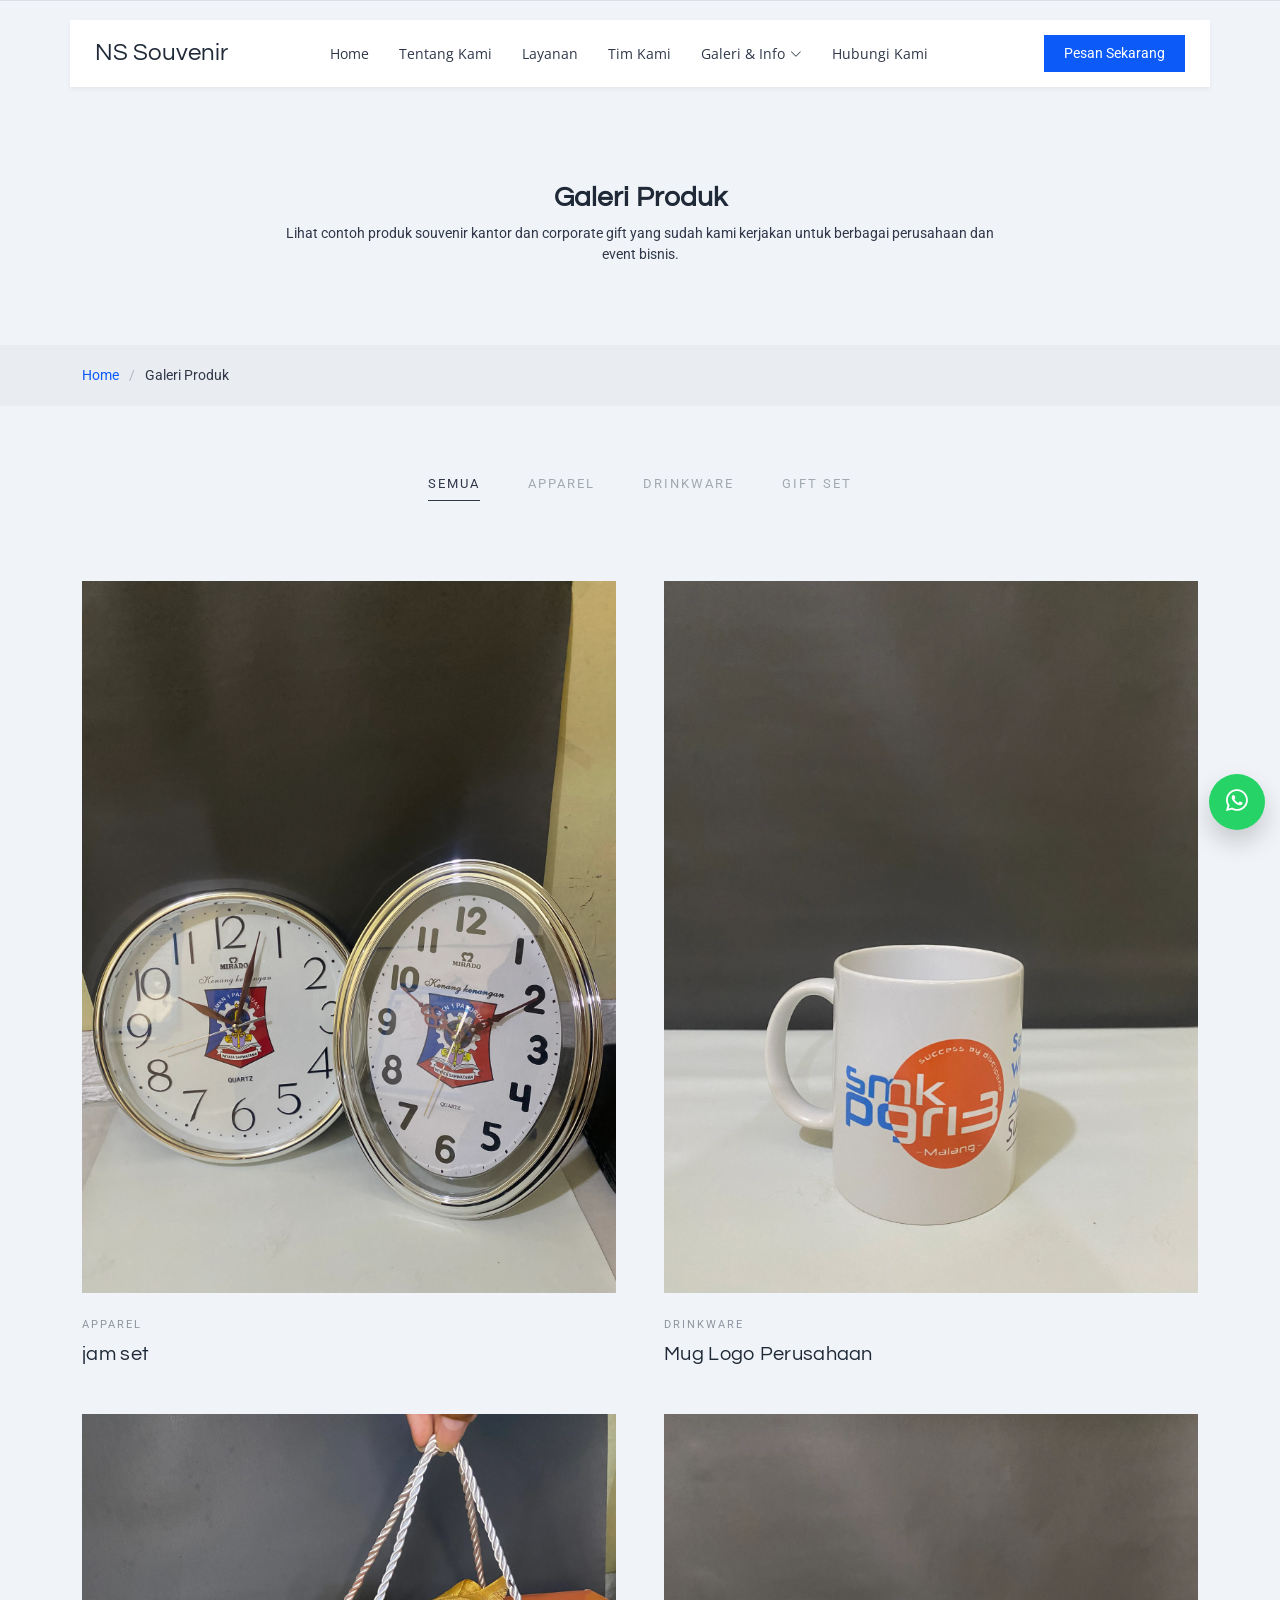
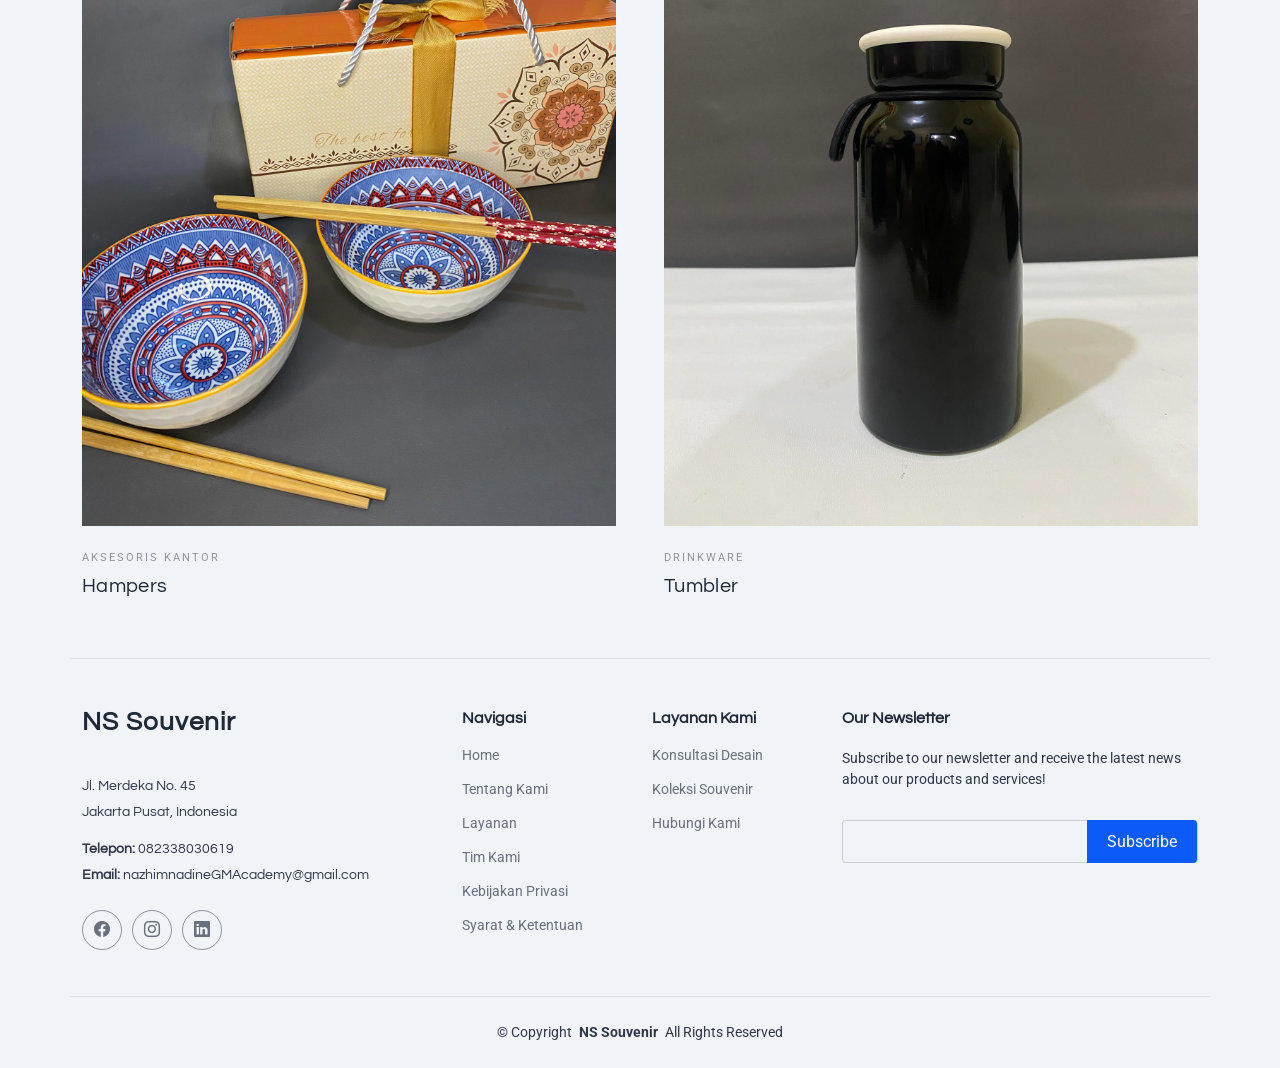
<file: galeri-produk.html>
<!DOCTYPE html>
<html lang="id">

<head>
  <meta charset="utf-8">
  <meta content="width=device-width, initial-scale=1.0" name="viewport">
  <title>Galeri Produk - NS Souvenir</title>
  <meta name="description" content="Koleksi produk souvenir perusahaan dan corporate gift premium dari NS Souvenir. Temukan kaos, mug, notebook, dan gift set custom logo.">
  <meta name="keywords" content="galeri produk, portfolio souvenir, souvenir kantor, merchandise custom, gift set corporate, ns souvenir">
  <link rel="canonical" href="https://ns-liart.vercel.app/galeri-produk.html">

  <!-- Open Graph / Facebook -->
  <meta property="og:type" content="website">
  <meta property="og:url" content="https://ns-liart.vercel.app/galeri-produk.html">
  <meta property="og:title" content="Galeri Produk - NS Souvenir">
  <meta property="og:description" content="Koleksi produk souvenir perusahaan dan corporate gift premium dari NS Souvenir. Temukan kaos, mug, notebook, dan gift set custom logo.">
  <meta property="og:image" content="https://ns-liart.vercel.app/assets/img/logo.webp">
  <meta property="og:site_name" content="NS Souvenir">
  <meta property="og:locale" content="id_ID">

  <!-- Twitter -->
  <meta property="twitter:card" content="summary_large_image">
  <meta property="twitter:url" content="https://ns-liart.vercel.app/galeri-produk.html">
  <meta property="twitter:title" content="Galeri Produk - NS Souvenir">
  <meta property="twitter:description" content="Koleksi produk souvenir perusahaan dan corporate gift premium dari NS Souvenir. Temukan kaos, mug, notebook, dan gift set custom logo.">
  <meta property="twitter:image" content="https://ns-liart.vercel.app/assets/img/logo.webp">

  <!-- Favicons -->
  <link href="assets/img/favicon.png" rel="icon" type="image/png">
  <link href="assets/img/apple-touch-icon.png" rel="apple-touch-icon">
  <link rel="manifest" href="site.webmanifest">

  <!-- Fonts -->
  <link href="https://fonts.googleapis.com" rel="preconnect">
  <link href="https://fonts.gstatic.com" rel="preconnect" crossorigin>
  <link href="https://fonts.googleapis.com/css2?family=Roboto:ital,wght@0,100;0,300;0,400;0,500;0,700;0,900;1,100;1,300;1,400;1,500;1,700;1,900&family=Open+Sans:ital,wght@0,300;0,400;0,500;0,600;0,700;0,800;1,300;1,400;1,500;1,600;1,700;1,800&family=Questrial:wght@400&display=swap" rel="stylesheet">

  <!-- Vendor CSS Files -->
  <link href="assets/vendor/bootstrap/css/bootstrap.min.css" rel="stylesheet">
  <link href="assets/vendor/bootstrap-icons/bootstrap-icons.css" rel="stylesheet">
  <link href="assets/vendor/glightbox/css/glightbox.min.css" rel="stylesheet">
  <link href="assets/vendor/swiper/swiper-bundle.min.css" rel="stylesheet">

  <!-- Main CSS File -->
  <link href="assets/css/main.css" rel="stylesheet">

  <!-- Schema.org JSON-LD Structured Data for Breadcrumbs -->
  <script type="application/ld+json">
  {
    "@context": "https://schema.org",
    "@type": "BreadcrumbList",
    "itemListElement": [
      {
        "@type": "ListItem",
        "position": 1,
        "name": "Home",
        "item": "https://ns-liart.vercel.app/"
      },
      {
        "@type": "ListItem",
        "position": 2,
        "name": "Galeri Produk",
        "item": "https://ns-liart.vercel.app/galeri-produk.html"
      }
    ]
  }
  </script>
</head>

<body class="starter-page-page">

  <header id="header" class="header d-flex align-items-center fixed-top">
    <div class="header-container container-fluid container-xl position-relative d-flex align-items-center justify-content-between">

      <a href="index.html" class="logo d-flex align-items-center me-auto me-xl-0">
        <h1 class="sitename">NS Souvenir</h1>
      </a>

      <nav id="navmenu" class="navmenu">
        <ul>
          <li><a href="index.html#hero">Home</a></li>
          <li><a href="index.html#about">Tentang Kami</a></li>
          <li><a href="index.html#services">Layanan</a></li>
          <li><a href="index.html#team">Tim Kami</a></li>
          <li class="dropdown extended-dropdown-2"><a href="#"><span>Galeri & Info</span> <i class="bi bi-chevron-down toggle-dropdown"></i></a>
            <ul>
              <li>
                <a href="galeri-produk.html" class="active">
                  <div class="menu-item-content">
                    <div class="menu-icon">
                      <i class="bi bi-images"></i>
                    </div>
                    <div class="menu-text">
                      <span class="menu-title">Galeri Produk</span>
                      <span class="menu-description">Lihat koleksi produk terlengkap kami</span>
                    </div>
                  </div>
                  <div class="menu-badge">New</div>
                </a>
              </li>
              <li>
                <a href="penghargaan-sertifikat.html">
                  <div class="menu-item-content">
                    <div class="menu-icon">
                      <i class="bi bi-award"></i>
                    </div>
                    <div class="menu-text">
                      <span class="menu-title">Penghargaan & Sertifikat</span>
                      <span class="menu-description">Kepercayaan dari ribuan perusahaan</span>
                    </div>
                  </div>
                </a>
              </li>
              <li>
                <a href="testimoni-klien.html">
                  <div class="menu-item-content">
                    <div class="menu-icon">
                      <i class="bi bi-chat-dots"></i>
                    </div>
                    <div class="menu-text">
                      <span class="menu-title">Testimoni Klien</span>
                      <span class="menu-description">Pengalaman nyata dari pelanggan setia</span>
                    </div>
                  </div>
                  <div class="menu-badge updates">5</div>
                </a>
              </li>
            </ul>
          </li>
          <li><a href="index.html#contact">Hubungi Kami</a></li>
        </ul>
        <i class="mobile-nav-toggle d-xl-none bi bi-list"></i>
      </nav>

      <a class="btn-getstarted" href="index.html#contact">Pesan Sekarang</a>

    </div>
  </header>

  <main class="main">

    <!-- Page Title -->
    <div class="page-title">
      <div class="heading">
        <div class="container">
          <div class="row d-flex justify-content-center text-center">
            <div class="col-lg-8">
              <h1 class="heading-title">Galeri Produk</h1>
              <p class="mb-0">Lihat contoh produk souvenir kantor dan corporate gift yang sudah kami kerjakan untuk berbagai perusahaan dan event bisnis.</p>
            </div>
          </div>
        </div>
      </div>
      <nav class="breadcrumbs">
        <div class="container">
          <ol>
            <li><a href="index.html">Home</a></li>
            <li class="current">Galeri Produk</li>
          </ol>
        </div>
      </nav>
    </div><!-- End Page Title -->

    <!-- Portfolio Section -->
    <section id="portfolio" class="portfolio section">

      <div class="container">

        <div class="isotope-layout" data-default-filter="*" data-layout="masonry" data-sort="original-order">

          <ul class="filter-list isotope-filters">
            <li data-filter="*" class="filter-active">Semua</li>
            <li data-filter=".filter-apparel">Apparel</li>
            <li data-filter=".filter-drinkware">Drinkware</li>
            <li data-filter=".filter-gift">Gift Set</li>
          </ul>

          <div class="row gy-5 gx-lg-5 isotope-container">

            <div class="col-lg-6 col-md-6 portfolio-item isotope-item filter-apparel">
              <figure class="work-piece">
                <div class="work-media">
                  <img src="assets/img/portfolio/jam-set.webp" class="img-fluid" alt="" loading="lazy">
                  <div class="hover-layer">
                    <a href="assets/img/portfolio/jam-set.webp" class="glightbox action-link" data-gallery="portfolio" title="T-Shirt Branded"><i class="bi bi-plus-lg"></i></a>
                    <a href="portfolio-details.html" class="action-link" title="Project Details"><i class="bi bi-arrow-up-right"></i></a>
                  </div>
                </div>
                <figcaption class="work-meta">
                  <span class="tag">Apparel</span>
                  <h3>jam set</h3>
                </figcaption>
              </figure>
            </div><!-- End Work Item -->

            <div class="col-lg-6 col-md-6 portfolio-item isotope-item filter-drinkware">
              <figure class="work-piece">
                <div class="work-media">
                  <img src="assets/img/portfolio/mug.webp" class="img-fluid" alt="" loading="lazy">
                  <div class="hover-layer">
                    <a href="assets/img/portfolio/mug.webp" class="glightbox action-link" data-gallery="portfolio" title="Mug Kantor"><i class="bi bi-plus-lg"></i></a>
                    <a href="portfolio-details.html" class="action-link" title="Project Details"><i class="bi bi-arrow-up-right"></i></a>
                  </div>
                </div>
                <figcaption class="work-meta">
                  <span class="tag">Drinkware</span>
                  <h3>Mug Logo Perusahaan</h3>
                </figcaption>
              </figure>
            </div><!-- End Work Item -->

            
            <div class="col-lg-6 col-md-6 portfolio-item isotope-item filter-gift">
              <figure class="work-piece">
                <div class="work-media">
                  <img src="assets/img/portfolio/hampers.webp" class="img-fluid" alt="" loading="lazy">
                  <div class="hover-layer">
                    <a href="assets/img/portfolio/hampers.webp" class="glightbox action-link" data-gallery="portfolio" title="USB Custom"><i class="bi bi-plus-lg"></i></a>
                    <a href="portfolio-details.html" class="action-link" title="Project Details"><i class="bi bi-arrow-up-right"></i></a>
                  </div>
                </div>
                <figcaption class="work-meta">
                  <span class="tag">Aksesoris Kantor</span>
                  <h3>Hampers</h3>
                </figcaption>
              </figure>
            </div><!-- End Work Item -->

            <div class="col-lg-6 col-md-6 portfolio-item isotope-item filter-drinkware">
              <figure class="work-piece">
                <div class="work-media">
                  <img src="assets/img/portfolio/tumbler.webp" class="img-fluid" alt="" loading="lazy">
                  <div class="hover-layer">
                    <a href="assets/img/portfolio/tumbler.webp" class="glightbox action-link" data-gallery="portfolio" title="Lunch Box Branded"><i class="bi bi-plus-lg"></i></a>
                    <a href="portfolio-details.html" class="action-link" title="Project Details"><i class="bi bi-arrow-up-right"></i></a>
                  </div>
                </div>
                <figcaption class="work-meta">
                  <span class="tag">Drinkware</span>
                  <h3>Tumbler</h3>
                </figcaption>
              </figure>
            </div><!-- End Work Item -->

          </div><!-- End Work Grid -->

        </div>

      </div>

    </section><!-- /Portfolio Section -->

  </main>

  <footer id="footer" class="footer">

    <div class="container footer-top">
      <div class="row gy-4">
        <div class="col-lg-4 col-md-6 footer-about">
          <a href="index.html" class="logo d-flex align-items-center">
            <span class="sitename">NS Souvenir</span>
          </a>
          <div class="footer-contact pt-3">
            <p>Jl. Merdeka No. 45</p>
            <p>Jakarta Pusat, Indonesia</p>
            <p class="mt-3"><strong>Telepon:</strong> <span>082338030619</span></p>
            <p><strong>Email:</strong> <span>nazhimnadineGMAcademy@gmail.com</span></p>
          </div>
          <div class="social-links d-flex mt-4">
            <a href="https://www.facebook.com/" target="_blank" rel="noopener noreferrer"><i class="bi bi-facebook"></i></a>
            <a href="https://www.instagram.com/" target="_blank" rel="noopener noreferrer"><i class="bi bi-instagram"></i></a>
            <a href="https://www.linkedin.com/" target="_blank" rel="noopener noreferrer"><i class="bi bi-linkedin"></i></a>
          </div>
        </div>

        <div class="col-lg-2 col-md-3 footer-links">
          <h4>Navigasi</h4>
          <ul>
            <li><a href="index.html#hero">Home</a></li>
            <li><a href="index.html#about">Tentang Kami</a></li>
            <li><a href="index.html#services">Layanan</a></li>
            <li><a href="index.html#team">Tim Kami</a></li>
            <li><a href="privacy.html">Kebijakan Privasi</a></li>
            <li><a href="terms.html">Syarat & Ketentuan</a></li>
          </ul>
        </div>

        <div class="col-lg-2 col-md-3 footer-links">
          <h4>Layanan Kami</h4>
          <ul>
            <li><a href="index.html#services">Konsultasi Desain</a></li>
            <li><a href="galeri-produk.html">Koleksi Souvenir</a></li>
            <li><a href="index.html#contact">Hubungi Kami</a></li>
          </ul>
        </div>

        <div class="col-lg-4 col-md-12 footer-newsletter">
          <h4>Our Newsletter</h4>
          <p>Subscribe to our newsletter and receive the latest news about our products and services!</p>
          <form action="forms/newsletter.php" method="post" class="php-email-form">
            <div class="newsletter-form"><input type="email" name="email"><input type="submit" value="Subscribe"></div>
            <div class="loading">Loading</div>
            <div class="error-message"></div>
            <div class="sent-message">Your subscription request has been sent. Thank you!</div>
          </form>
        </div>

      </div>
    </div>

    <div class="container copyright text-center mt-4">
      <p>© <span>Copyright</span> <strong class="px-1 sitename">NS Souvenir</strong> <span>All Rights Reserved</span></p>
    </div>

  </footer>

  <!-- Scroll Top -->
  <a href="#hero" id="scroll-top" class="scroll-top d-flex align-items-center justify-content-center"><i class="bi bi-arrow-up-short"></i></a>

  <!-- WhatsApp Floating Button -->
  <a href="https://wa.me/6282338030619?text=Halo%20NS%20Souvenir%2C%20saya%20ingin%20konsultasi." class="whatsapp-float d-flex align-items-center justify-content-center" target="_blank" rel="noopener noreferrer">
    <i class="bi bi-whatsapp"></i>
  </a>

  <!-- Preloader -->
  <div id="preloader"></div>

  <!-- Vendor JS Files -->
  <script src="assets/vendor/bootstrap/js/bootstrap.bundle.min.js" defer></script>
  <script src="assets/vendor/glightbox/js/glightbox.min.js" defer></script>
  <script src="assets/vendor/purecounter/purecounter_vanilla.js" defer></script>
  <script src="assets/vendor/imagesloaded/imagesloaded.pkgd.min.js" defer></script>
  <script src="assets/vendor/isotope-layout/isotope.pkgd.min.js" defer></script>
  <script src="assets/vendor/swiper/swiper-bundle.min.js" defer></script>

  <!-- Main JS File & WhatsApp Form Handler -->
  <script src="assets/js/main.js" defer></script>
  <script src="assets/js/whatsapp-form.js" defer></script>

</body>

</html>
</file>
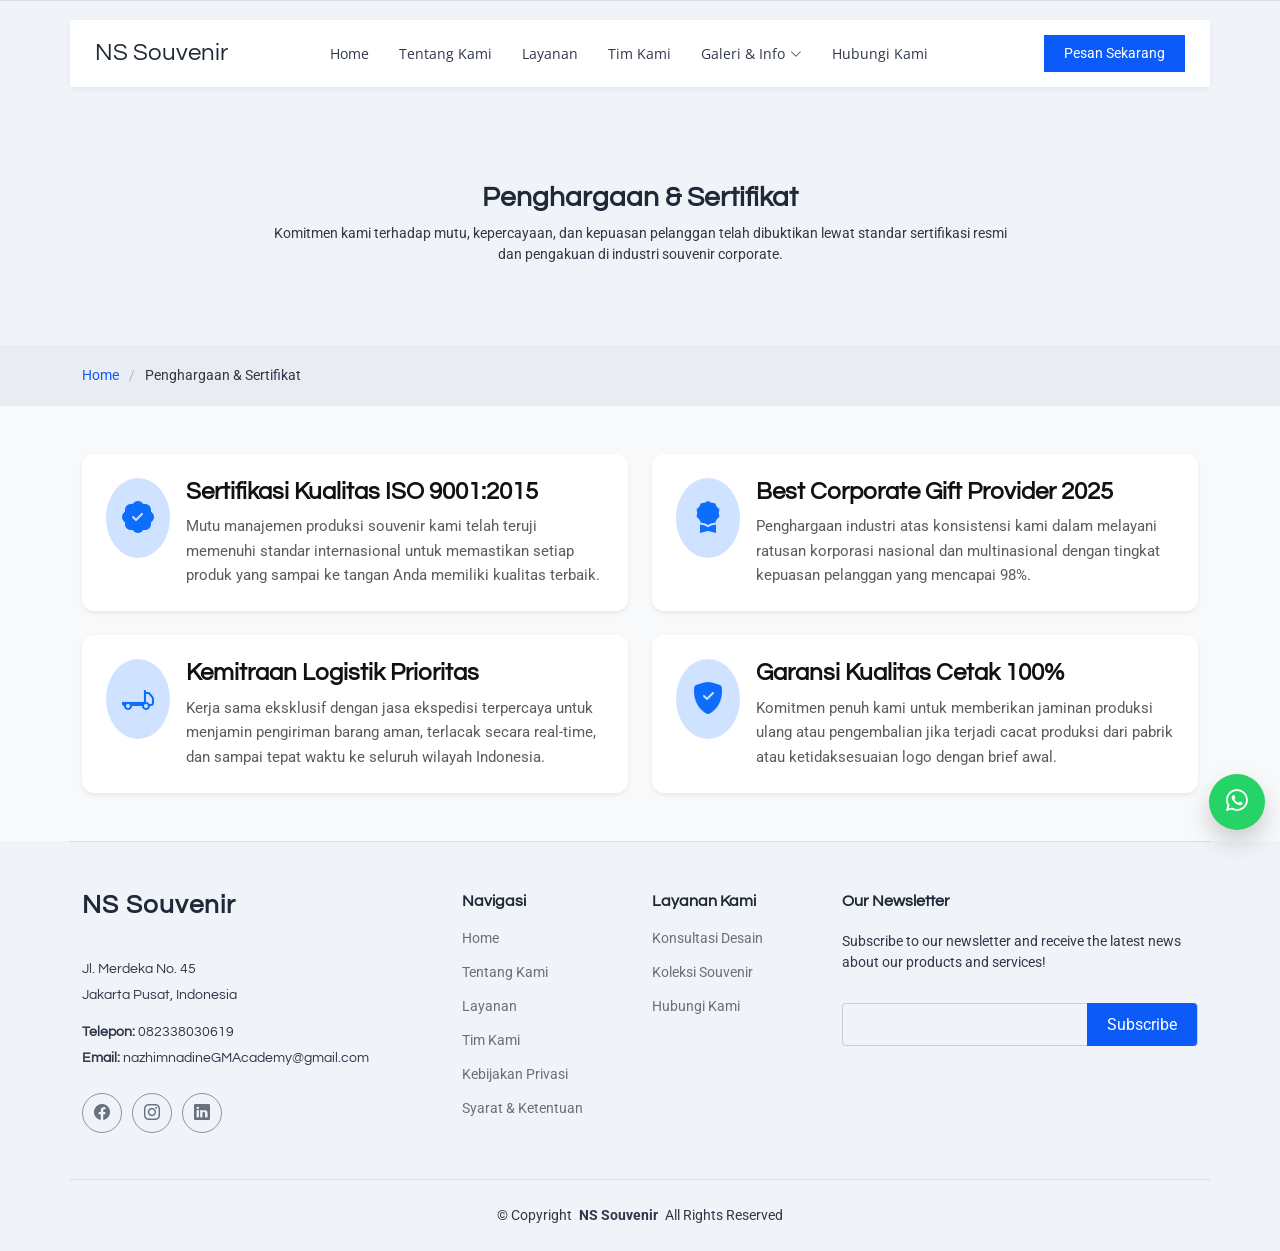
<file: penghargaan-sertifikat.html>
<!DOCTYPE html>
<html lang="id">

<head>
  <meta charset="utf-8">
  <meta content="width=device-width, initial-scale=1.0" name="viewport">
  <title>Penghargaan & Sertifikat - NS Souvenir</title>
  <meta name="description" content="Bukti komitmen NS Souvenir terhadap kualitas dan kepercayaan. Lihat sertifikasi resmi ISO 9001:2015, penghargaan industri, dan garansi layanan kami.">
  <meta name="keywords" content="penghargaan, sertifikat, iso 9001, corporate gift tepercaya, kualitas souvenir, ns souvenir">
  <link rel="canonical" href="https://ns-liart.vercel.app/penghargaan-sertifikat.html">

  <!-- Open Graph / Facebook -->
  <meta property="og:type" content="website">
  <meta property="og:url" content="https://ns-liart.vercel.app/penghargaan-sertifikat.html">
  <meta property="og:title" content="Penghargaan & Sertifikat - NS Souvenir">
  <meta property="og:description" content="Bukti komitmen NS Souvenir terhadap kualitas dan kepercayaan. Lihat sertifikasi resmi ISO 9001:2015, penghargaan industri, dan garansi layanan kami.">
  <meta property="og:image" content="https://ns-liart.vercel.app/assets/img/logo.webp">
  <meta property="og:site_name" content="NS Souvenir">
  <meta property="og:locale" content="id_ID">

  <!-- Twitter -->
  <meta property="twitter:card" content="summary_large_image">
  <meta property="twitter:url" content="https://ns-liart.vercel.app/penghargaan-sertifikat.html">
  <meta property="twitter:title" content="Penghargaan & Sertifikat - NS Souvenir">
  <meta property="twitter:description" content="Bukti komitmen NS Souvenir terhadap kualitas dan kepercayaan. Lihat sertifikasi resmi ISO 9001:2015, penghargaan industri, dan garansi layanan kami.">
  <meta property="twitter:image" content="https://ns-liart.vercel.app/assets/img/logo.webp">

  <!-- Favicons -->
  <link href="assets/img/favicon.png" rel="icon" type="image/png">
  <link href="assets/img/apple-touch-icon.png" rel="apple-touch-icon">
  <link rel="manifest" href="site.webmanifest">

  <!-- Fonts -->
  <link href="https://fonts.googleapis.com" rel="preconnect">
  <link href="https://fonts.gstatic.com" rel="preconnect" crossorigin>
  <link href="https://fonts.googleapis.com/css2?family=Roboto:ital,wght@0,100;0,300;0,400;0,500;0,700;0,900;1,100;1,300;1,400;1,500;1,700;1,900&family=Open+Sans:ital,wght@0,300;0,400;0,500;0,600;0,700;0,800;1,300;1,400;1,500;1,600;1,700;1,800&family=Questrial:wght@400&display=swap" rel="stylesheet">

  <!-- Vendor CSS Files -->
  <link href="assets/vendor/bootstrap/css/bootstrap.min.css" rel="stylesheet">
  <link href="assets/vendor/bootstrap-icons/bootstrap-icons.css" rel="stylesheet">
  <link href="assets/vendor/glightbox/css/glightbox.min.css" rel="stylesheet">
  <link href="assets/vendor/swiper/swiper-bundle.min.css" rel="stylesheet">

  <!-- Main CSS File -->
  <link href="assets/css/main.css" rel="stylesheet">

  <!-- Schema.org JSON-LD Structured Data for Breadcrumbs -->
  <script type="application/ld+json">
  {
    "@context": "https://schema.org",
    "@type": "BreadcrumbList",
    "itemListElement": [
      {
        "@type": "ListItem",
        "position": 1,
        "name": "Home",
        "item": "https://ns-liart.vercel.app/"
      },
      {
        "@type": "ListItem",
        "position": 2,
        "name": "Penghargaan & Sertifikat",
        "item": "https://ns-liart.vercel.app/penghargaan-sertifikat.html"
      }
    ]
  }
  </script>
</head>

<body class="starter-page-page">

  <header id="header" class="header d-flex align-items-center fixed-top">
    <div class="header-container container-fluid container-xl position-relative d-flex align-items-center justify-content-between">

      <a href="index.html" class="logo d-flex align-items-center me-auto me-xl-0">
        <h1 class="sitename">NS Souvenir</h1>
      </a>

      <nav id="navmenu" class="navmenu">
        <ul>
          <li><a href="index.html#hero">Home</a></li>
          <li><a href="index.html#about">Tentang Kami</a></li>
          <li><a href="index.html#services">Layanan</a></li>
          <li><a href="index.html#team">Tim Kami</a></li>
          <li class="dropdown extended-dropdown-2"><a href="#"><span>Galeri & Info</span> <i class="bi bi-chevron-down toggle-dropdown"></i></a>
            <ul>
              <li>
                <a href="galeri-produk.html">
                  <div class="menu-item-content">
                    <div class="menu-icon">
                      <i class="bi bi-images"></i>
                    </div>
                    <div class="menu-text">
                      <span class="menu-title">Galeri Produk</span>
                      <span class="menu-description">Lihat koleksi produk terlengkap kami</span>
                    </div>
                  </div>
                  <div class="menu-badge">New</div>
                </a>
              </li>
              <li>
                <a href="penghargaan-sertifikat.html" class="active">
                  <div class="menu-item-content">
                    <div class="menu-icon">
                      <i class="bi bi-award"></i>
                    </div>
                    <div class="menu-text">
                      <span class="menu-title">Penghargaan & Sertifikat</span>
                      <span class="menu-description">Kepercayaan dari ribuan perusahaan</span>
                    </div>
                  </div>
                </a>
              </li>
              <li>
                <a href="testimoni-klien.html">
                  <div class="menu-item-content">
                    <div class="menu-icon">
                      <i class="bi bi-chat-dots"></i>
                    </div>
                    <div class="menu-text">
                      <span class="menu-title">Testimoni Klien</span>
                      <span class="menu-description">Pengalaman nyata dari pelanggan setia</span>
                    </div>
                  </div>
                  <div class="menu-badge updates">5</div>
                </a>
              </li>
            </ul>
          </li>
          <li><a href="index.html#contact">Hubungi Kami</a></li>
        </ul>
        <i class="mobile-nav-toggle d-xl-none bi bi-list"></i>
      </nav>

      <a class="btn-getstarted" href="index.html#contact">Pesan Sekarang</a>

    </div>
  </header>

  <main class="main">

    <!-- Page Title -->
    <div class="page-title">
      <div class="heading">
        <div class="container">
          <div class="row d-flex justify-content-center text-center">
            <div class="col-lg-8">
              <h1 class="heading-title">Penghargaan & Sertifikat</h1>
              <p class="mb-0">Komitmen kami terhadap mutu, kepercayaan, dan kepuasan pelanggan telah dibuktikan lewat standar sertifikasi resmi dan pengakuan di industri souvenir corporate.</p>
            </div>
          </div>
        </div>
      </div>
      <nav class="breadcrumbs">
        <div class="container">
          <ol>
            <li><a href="index.html">Home</a></li>
            <li class="current">Penghargaan & Sertifikat</li>
          </ol>
        </div>
      </nav>
    </div><!-- End Page Title -->

    <!-- Awards Content Section -->
    <section id="awards" class="awards section bg-light py-5">
      <div class="container">
        <div class="row g-4 justify-content-center">
          
          <div class="col-lg-6 col-md-10">
            <div class="card p-4 border-0 shadow-sm d-flex flex-row align-items-start bg-white h-100" style="border-radius: 12px; transition: transform 0.3s ease;">
              <div class="me-3 p-3 rounded-circle bg-primary-subtle text-primary">
                <i class="bi bi-patch-check-fill fs-2"></i>
              </div>
              <div>
                <h4 class="fw-bold mb-2" style="font-family: 'Questrial', sans-serif; color: #111;">Sertifikasi Kualitas ISO 9001:2015</h4>
                <p class="text-muted mb-0" style="font-size: 0.95rem; line-height: 1.6;">Mutu manajemen produksi souvenir kami telah teruji memenuhi standar internasional untuk memastikan setiap produk yang sampai ke tangan Anda memiliki kualitas terbaik.</p>
              </div>
            </div>
          </div>

          <div class="col-lg-6 col-md-10">
            <div class="card p-4 border-0 shadow-sm d-flex flex-row align-items-start bg-white h-100" style="border-radius: 12px; transition: transform 0.3s ease;">
              <div class="me-3 p-3 rounded-circle bg-primary-subtle text-primary">
                <i class="bi bi-award-fill fs-2"></i>
              </div>
              <div>
                <h4 class="fw-bold mb-2" style="font-family: 'Questrial', sans-serif; color: #111;">Best Corporate Gift Provider 2025</h4>
                <p class="text-muted mb-0" style="font-size: 0.95rem; line-height: 1.6;">Penghargaan industri atas konsistensi kami dalam melayani ratusan korporasi nasional dan multinasional dengan tingkat kepuasan pelanggan yang mencapai 98%.</p>
              </div>
            </div>
          </div>

          <div class="col-lg-6 col-md-10">
            <div class="card p-4 border-0 shadow-sm d-flex flex-row align-items-start bg-white h-100" style="border-radius: 12px; transition: transform 0.3s ease;">
              <div class="me-3 p-3 rounded-circle bg-primary-subtle text-primary">
                <i class="bi bi-truck-flatbed fs-2"></i>
              </div>
              <div>
                <h4 class="fw-bold mb-2" style="font-family: 'Questrial', sans-serif; color: #111;">Kemitraan Logistik Prioritas</h4>
                <p class="text-muted mb-0" style="font-size: 0.95rem; line-height: 1.6;">Kerja sama eksklusif dengan jasa ekspedisi terpercaya untuk menjamin pengiriman barang aman, terlacak secara real-time, dan sampai tepat waktu ke seluruh wilayah Indonesia.</p>
              </div>
            </div>
          </div>

          <div class="col-lg-6 col-md-10">
            <div class="card p-4 border-0 shadow-sm d-flex flex-row align-items-start bg-white h-100" style="border-radius: 12px; transition: transform 0.3s ease;">
              <div class="me-3 p-3 rounded-circle bg-primary-subtle text-primary">
                <i class="bi bi-shield-fill-check fs-2"></i>
              </div>
              <div>
                <h4 class="fw-bold mb-2" style="font-family: 'Questrial', sans-serif; color: #111;">Garansi Kualitas Cetak 100%</h4>
                <p class="text-muted mb-0" style="font-size: 0.95rem; line-height: 1.6;">Komitmen penuh kami untuk memberikan jaminan produksi ulang atau pengembalian jika terjadi cacat produksi dari pabrik atau ketidaksesuaian logo dengan brief awal.</p>
              </div>
            </div>
          </div>

        </div>
      </div>
    </section>

  </main>

  <footer id="footer" class="footer">

    <div class="container footer-top">
      <div class="row gy-4">
        <div class="col-lg-4 col-md-6 footer-about">
          <a href="index.html" class="logo d-flex align-items-center">
            <span class="sitename">NS Souvenir</span>
          </a>
          <div class="footer-contact pt-3">
            <p>Jl. Merdeka No. 45</p>
            <p>Jakarta Pusat, Indonesia</p>
            <p class="mt-3"><strong>Telepon:</strong> <span>082338030619</span></p>
            <p><strong>Email:</strong> <span>nazhimnadineGMAcademy@gmail.com</span></p>
          </div>
          <div class="social-links d-flex mt-4">
            <a href="https://www.facebook.com/" target="_blank" rel="noopener noreferrer"><i class="bi bi-facebook"></i></a>
            <a href="https://www.instagram.com/" target="_blank" rel="noopener noreferrer"><i class="bi bi-instagram"></i></a>
            <a href="https://www.linkedin.com/" target="_blank" rel="noopener noreferrer"><i class="bi bi-linkedin"></i></a>
          </div>
        </div>

        <div class="col-lg-2 col-md-3 footer-links">
          <h4>Navigasi</h4>
          <ul>
            <li><a href="index.html#hero">Home</a></li>
            <li><a href="index.html#about">Tentang Kami</a></li>
            <li><a href="index.html#services">Layanan</a></li>
            <li><a href="index.html#team">Tim Kami</a></li>
            <li><a href="privacy.html">Kebijakan Privasi</a></li>
            <li><a href="terms.html">Syarat & Ketentuan</a></li>
          </ul>
        </div>

        <div class="col-lg-2 col-md-3 footer-links">
          <h4>Layanan Kami</h4>
          <ul>
            <li><a href="index.html#services">Konsultasi Desain</a></li>
            <li><a href="galeri-produk.html">Koleksi Souvenir</a></li>
            <li><a href="index.html#contact">Hubungi Kami</a></li>
          </ul>
        </div>

        <div class="col-lg-4 col-md-12 footer-newsletter">
          <h4>Our Newsletter</h4>
          <p>Subscribe to our newsletter and receive the latest news about our products and services!</p>
          <form action="forms/newsletter.php" method="post" class="php-email-form">
            <div class="newsletter-form"><input type="email" name="email"><input type="submit" value="Subscribe"></div>
            <div class="loading">Loading</div>
            <div class="error-message"></div>
            <div class="sent-message">Your subscription request has been sent. Thank you!</div>
          </form>
        </div>

      </div>
    </div>

    <div class="container copyright text-center mt-4">
      <p>© <span>Copyright</span> <strong class="px-1 sitename">NS Souvenir</strong> <span>All Rights Reserved</span></p>
    </div>

  </footer>

  <!-- Scroll Top -->
  <a href="#hero" id="scroll-top" class="scroll-top d-flex align-items-center justify-content-center"><i class="bi bi-arrow-up-short"></i></a>

  <!-- WhatsApp Floating Button -->
  <a href="https://wa.me/6282338030619?text=Halo%20NS%20Souvenir%2C%20saya%20ingin%20konsultasi." class="whatsapp-float d-flex align-items-center justify-content-center" target="_blank" rel="noopener noreferrer">
    <i class="bi bi-whatsapp"></i>
  </a>

  <!-- Preloader -->
  <div id="preloader"></div>

  <!-- Vendor JS Files -->
  <script src="assets/vendor/bootstrap/js/bootstrap.bundle.min.js" defer></script>
  <script src="assets/vendor/glightbox/js/glightbox.min.js" defer></script>
  <script src="assets/vendor/purecounter/purecounter_vanilla.js" defer></script>
  <script src="assets/vendor/imagesloaded/imagesloaded.pkgd.min.js" defer></script>
  <script src="assets/vendor/isotope-layout/isotope.pkgd.min.js" defer></script>
  <script src="assets/vendor/swiper/swiper-bundle.min.js" defer></script>

  <!-- Main JS File & WhatsApp Form Handler -->
  <script src="assets/js/main.js" defer></script>
  <script src="assets/js/whatsapp-form.js" defer></script>

</body>

</html>
</file>
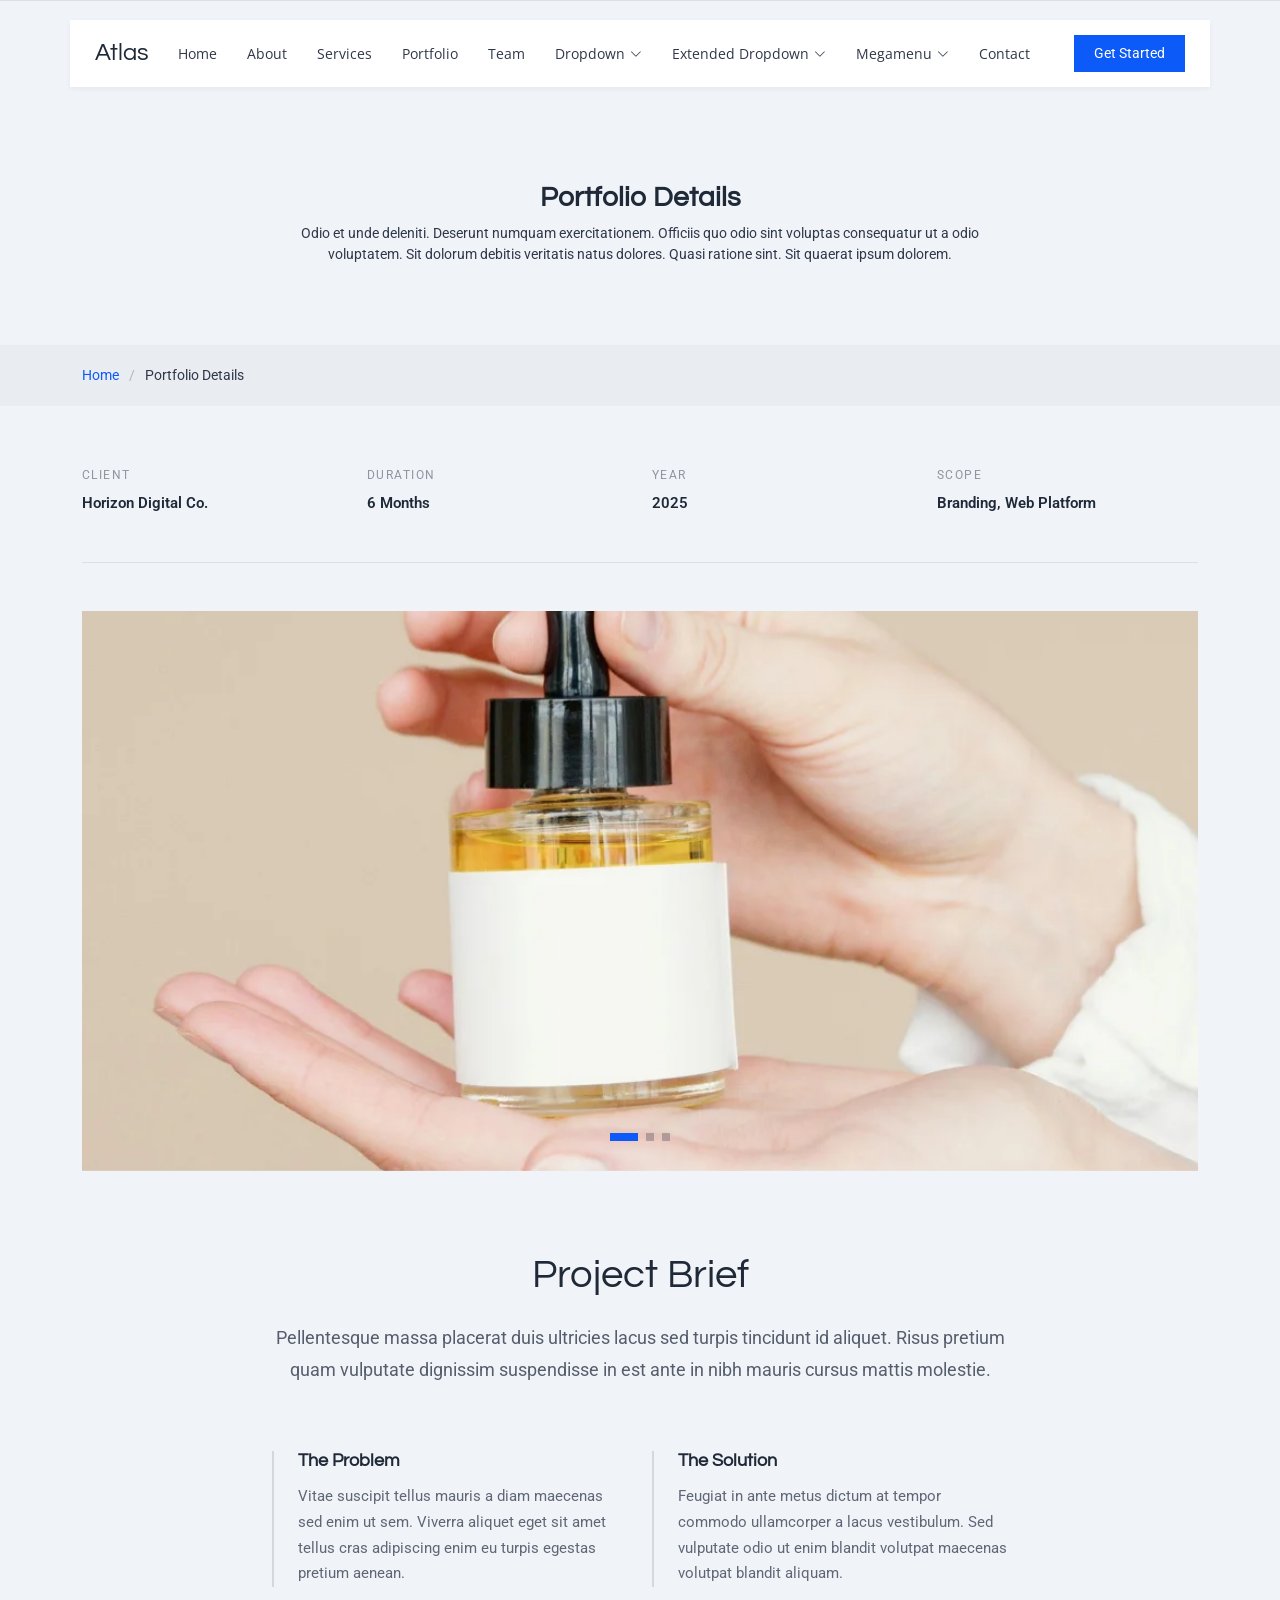
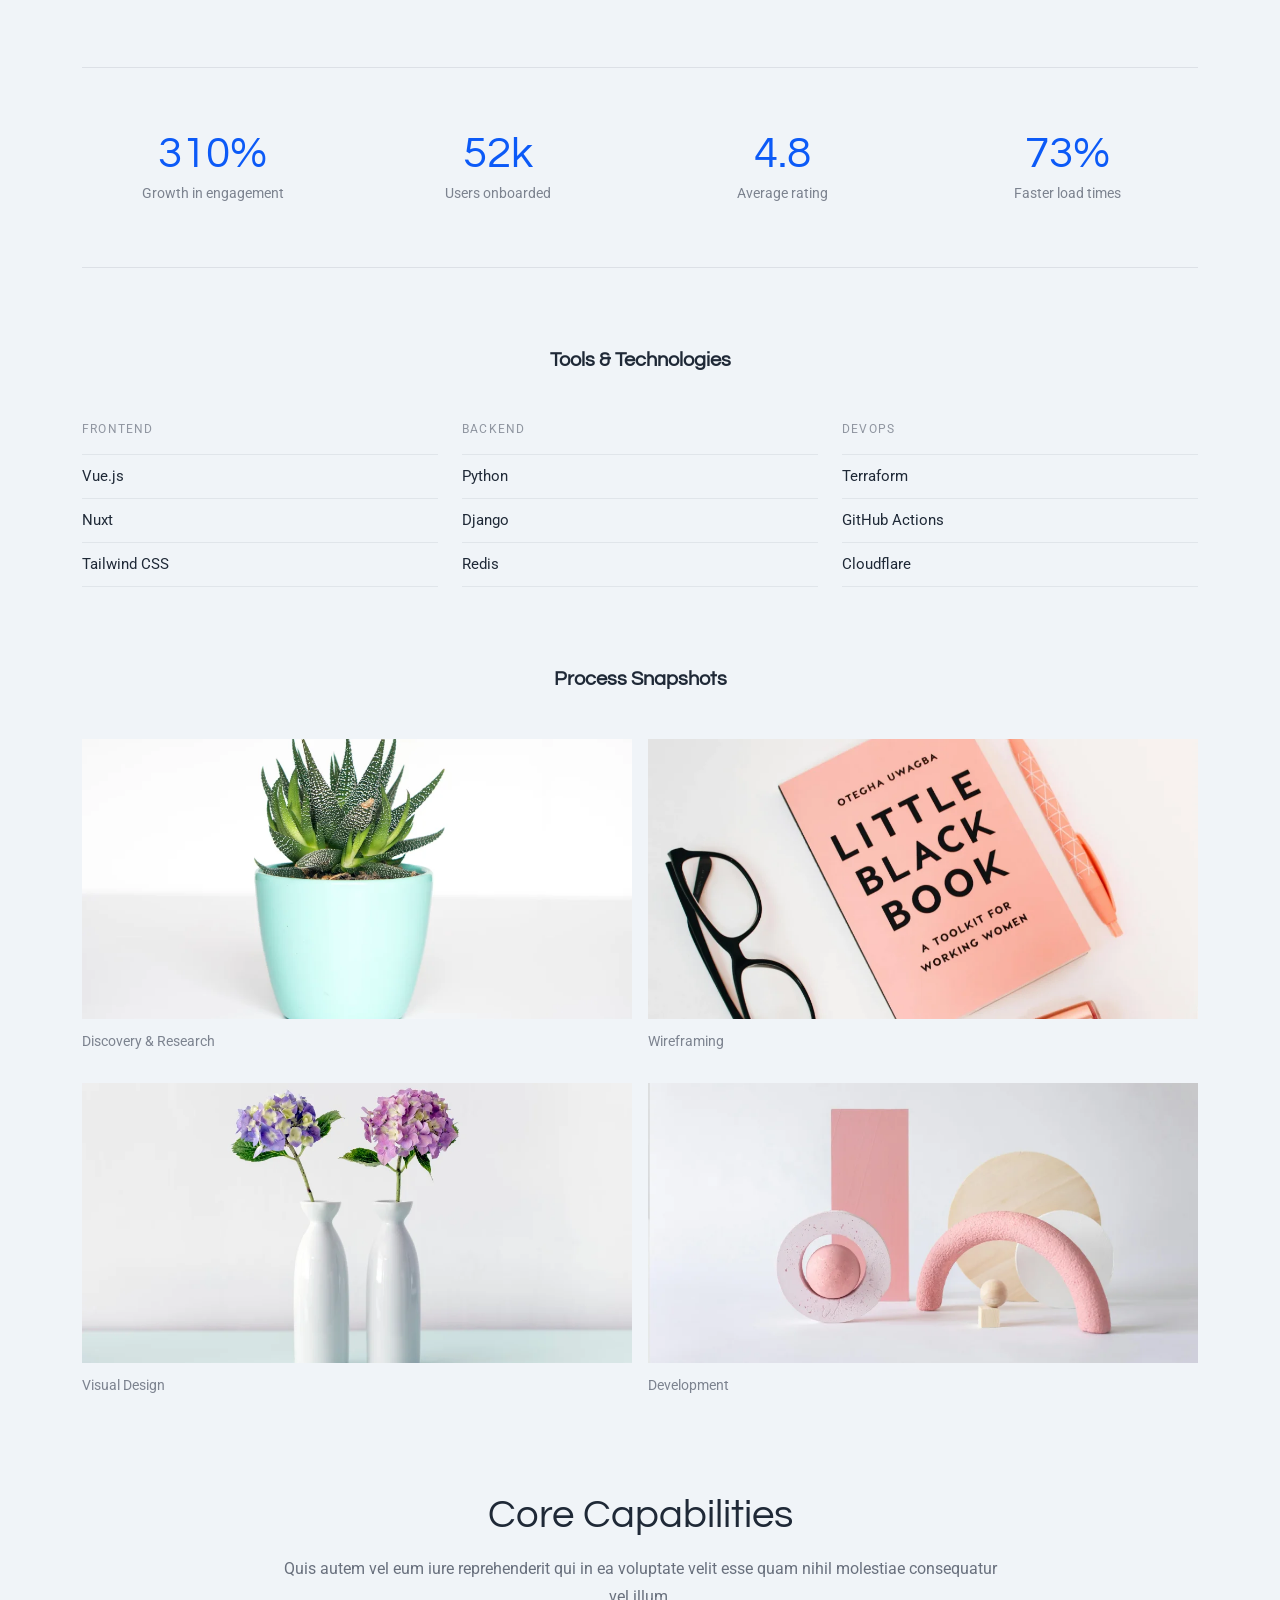
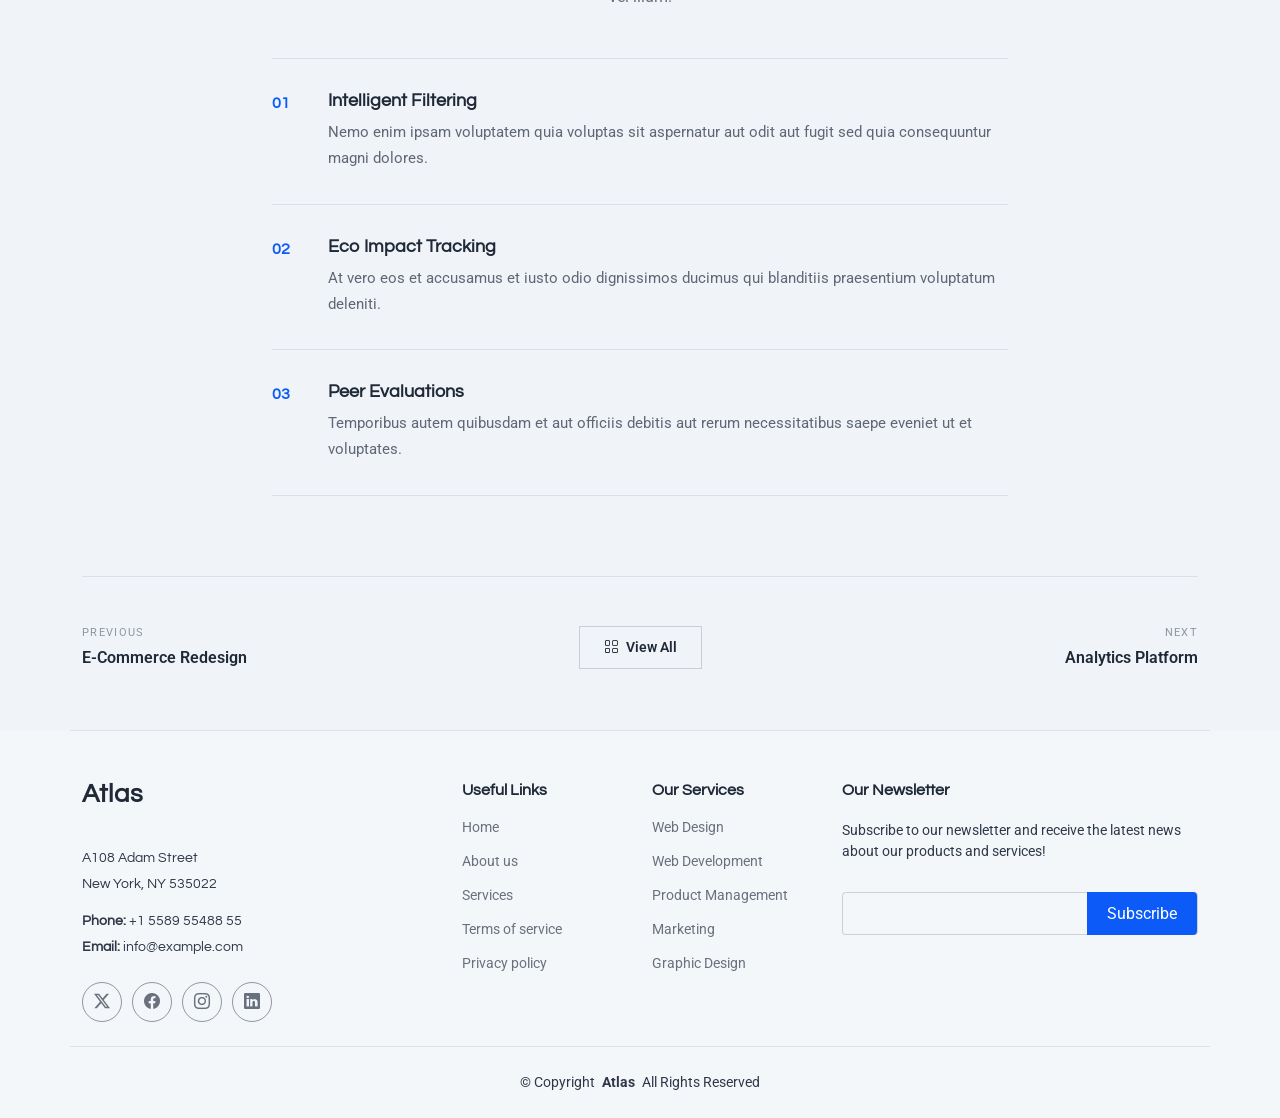
<file: portfolio-details.html>
<!DOCTYPE html>
<html lang="en">

<head>
  <meta charset="utf-8">
  <meta content="width=device-width, initial-scale=1.0" name="viewport">
  <title>Portfolio Details - Atlas Bootstrap Template</title>
  <meta name="description" content="">
  <meta name="keywords" content="">

  <!-- Favicons -->
  <link href="assets/img/favicon.png" rel="icon">
  <link href="assets/img/apple-touch-icon.png" rel="apple-touch-icon">

  <!-- Fonts -->
  <link href="https://fonts.googleapis.com" rel="preconnect">
  <link href="https://fonts.gstatic.com" rel="preconnect" crossorigin>
  <link href="https://fonts.googleapis.com/css2?family=Roboto:ital,wght@0,100;0,300;0,400;0,500;0,700;0,900;1,100;1,300;1,400;1,500;1,700;1,900&family=Open+Sans:ital,wght@0,300;0,400;0,500;0,600;0,700;0,800;1,300;1,400;1,500;1,600;1,700;1,800&family=Questrial:wght@400&display=swap" rel="stylesheet">

  <!-- Vendor CSS Files -->
  <link href="assets/vendor/bootstrap/css/bootstrap.min.css" rel="stylesheet">
  <link href="assets/vendor/bootstrap-icons/bootstrap-icons.css" rel="stylesheet">
  <link href="assets/vendor/glightbox/css/glightbox.min.css" rel="stylesheet">
  <link href="assets/vendor/swiper/swiper-bundle.min.css" rel="stylesheet">

  <!-- Main CSS File -->
  <link href="assets/css/main.css" rel="stylesheet">

  <!-- =======================================================
  * Template Name: Atlas
  * Template URL: https://bootstrapmade.com/newtemplate-bootstrap-website-template/
  * Updated: Mar 19 2026 with Bootstrap v5.3.8
  * Author: BootstrapMade.com
  * License: https://bootstrapmade.com/license/
  ======================================================== -->
</head>

<body class="portfolio-details-page">

  <header id="header" class="header d-flex align-items-center fixed-top">
    <div class="header-container container-fluid container-xl position-relative d-flex align-items-center justify-content-between">

      <a href="index.html" class="logo d-flex align-items-center me-auto me-xl-0">
        <!-- Uncomment the line below if you also wish to use an image logo -->
        <!-- <img src="assets/img/logo.webp" alt=""> -->
        <h1 class="sitename">Atlas</h1>
      </a>

      <nav id="navmenu" class="navmenu">
        <ul>
          <li><a href="#hero">Home</a></li>
          <li><a href="#about">About</a></li>
          <li><a href="#services">Services</a></li>
          <li><a href="#portfolio">Portfolio</a></li>
          <li><a href="#team">Team</a></li>
          <li class="dropdown"><a href="#"><span>Dropdown</span> <i class="bi bi-chevron-down toggle-dropdown"></i></a>
            <ul>
              <li><a href="#">Dropdown 1</a></li>
              <li class="dropdown"><a href="#"><span>Deep Dropdown</span> <i class="bi bi-chevron-down toggle-dropdown"></i></a>
                <ul>
                  <li><a href="#">Deep Dropdown 1</a></li>
                  <li><a href="#">Deep Dropdown 2</a></li>
                  <li><a href="#">Deep Dropdown 3</a></li>
                  <li><a href="#">Deep Dropdown 4</a></li>
                  <li><a href="#">Deep Dropdown 5</a></li>
                </ul>
              </li>
              <li><a href="#">Dropdown 2</a></li>
              <li><a href="#">Dropdown 3</a></li>
              <li><a href="#">Dropdown 4</a></li>
            </ul>
          </li>

          <li class="dropdown extended-dropdown-2"><a href="#"><span>Extended Dropdown</span> <i class="bi bi-chevron-down toggle-dropdown"></i></a>
            <ul>
              <li>
                <a href="#">
                  <div class="menu-item-content">
                    <div class="menu-icon">
                      <i class="bi bi-speedometer2"></i>
                    </div>
                    <div class="menu-text">
                      <span class="menu-title">Analytics Dashboard</span>
                      <span class="menu-description">Track your performance metrics</span>
                    </div>
                  </div>
                  <div class="menu-badge">New</div>
                </a>
              </li>
              <li>
                <a href="#">
                  <div class="menu-item-content">
                    <div class="menu-icon">
                      <i class="bi bi-people"></i>
                    </div>
                    <div class="menu-text">
                      <span class="menu-title">Team Management</span>
                      <span class="menu-description">Manage your team members</span>
                    </div>
                  </div>
                </a>
              </li>
              <li>
                <a href="#">
                  <div class="menu-item-content">
                    <div class="menu-icon">
                      <i class="bi bi-graph-up"></i>
                    </div>
                    <div class="menu-text">
                      <span class="menu-title">Sales Reports</span>
                      <span class="menu-description">Review financial statistics</span>
                    </div>
                  </div>
                  <div class="menu-badge hot">Hot</div>
                </a>
              </li>
              <li>
                <a href="#">
                  <div class="menu-item-content">
                    <div class="menu-icon">
                      <i class="bi bi-shield-lock"></i>
                    </div>
                    <div class="menu-text">
                      <span class="menu-title">Security Center</span>
                      <span class="menu-description">Manage privacy settings</span>
                    </div>
                  </div>
                </a>
              </li>
              <li>
                <a href="#">
                  <div class="menu-item-content">
                    <div class="menu-icon">
                      <i class="bi bi-chat-dots"></i>
                    </div>
                    <div class="menu-text">
                      <span class="menu-title">Message Center</span>
                      <span class="menu-description">Check your notifications</span>
                    </div>
                  </div>
                  <div class="menu-badge updates">5</div>
                </a>
              </li>
            </ul>
          </li>

          <!-- Megamenu 2 -->
          <li class="megamenu-2"><a href="#"><span>Megamenu</span> <i class="bi bi-chevron-down toggle-dropdown"></i></a>

            <!-- Mobile Megamenu -->
            <ul class="mobile-megamenu">

              <li><a href="#">Product Analytics</a></li>
              <li><a href="#">Customer Insights</a></li>
              <li><a href="#">Market Research</a></li>

              <li class="dropdown"><a href="#"><span>Enterprise Software</span> <i class="bi bi-chevron-down toggle-dropdown"></i></a>
                <ul>
                  <li><a href="#">CRM Solutions</a></li>
                  <li><a href="#">ERP Systems</a></li>
                  <li><a href="#">Workflow Automation</a></li>
                  <li><a href="#">Document Management</a></li>
                  <li><a href="#">Business Intelligence</a></li>
                  <li><a href="#">Integration Platform</a></li>
                </ul>
              </li>

              <li class="dropdown"><a href="#"><span>Development Tools</span> <i class="bi bi-chevron-down toggle-dropdown"></i></a>
                <ul>
                  <li><a href="#">Code Editors</a></li>
                  <li><a href="#">Version Control</a></li>
                  <li><a href="#">Testing Frameworks</a></li>
                  <li><a href="#">Deployment Tools</a></li>
                  <li><a href="#">API Management</a></li>
                  <li><a href="#">Performance Monitoring</a></li>
                </ul>
              </li>

              <li class="dropdown"><a href="#"><span>Creative Suite</span> <i class="bi bi-chevron-down toggle-dropdown"></i></a>
                <ul>
                  <li><a href="#">Design Software</a></li>
                  <li><a href="#">Video Editing</a></li>
                  <li><a href="#">Audio Production</a></li>
                  <li><a href="#">Animation Tools</a></li>
                  <li><a href="#">Photo Editing</a></li>
                  <li><a href="#">3D Modeling</a></li>
                </ul>
              </li>

              <li class="dropdown"><a href="#"><span>Resources</span> <i class="bi bi-chevron-down toggle-dropdown"></i></a>
                <ul>
                  <li><a href="#">Documentation</a></li>
                  <li><a href="#">Tutorials</a></li>
                  <li><a href="#">Community</a></li>
                  <li><a href="#">Blog Posts</a></li>
                </ul>
              </li>

            </ul><!-- End Mobile Megamenu -->

            <!-- Desktop Megamenu -->
            <div class="desktop-megamenu">

              <div class="tab-navigation">
                <ul class="nav nav-tabs flex-column" id="7525-megamenu-tabs" role="tablist">
                  <li class="nav-item" role="presentation">
                    <button class="nav-link active" id="7525-tab-1-tab" data-bs-toggle="tab" data-bs-target="#7525-tab-1" type="button" role="tab" aria-controls="7525-tab-1" aria-selected="true">
                      <i class="bi bi-building-gear"></i>
                      <span>Enterprise Software</span>
                    </button>
                  </li>
                  <li class="nav-item" role="presentation">
                    <button class="nav-link" id="7525-tab-2-tab" data-bs-toggle="tab" data-bs-target="#7525-tab-2" type="button" role="tab" aria-controls="7525-tab-2" aria-selected="false">
                      <i class="bi bi-code-slash"></i>
                      <span>Development Tools</span>
                    </button>
                  </li>
                  <li class="nav-item" role="presentation">
                    <button class="nav-link" id="7525-tab-3-tab" data-bs-toggle="tab" data-bs-target="#7525-tab-3" type="button" role="tab" aria-controls="7525-tab-3" aria-selected="false">
                      <i class="bi bi-palette"></i>
                      <span>Creative Suite</span>
                    </button>
                  </li>
                  <li class="nav-item" role="presentation">
                    <button class="nav-link" id="7525-tab-4-tab" data-bs-toggle="tab" data-bs-target="#7525-tab-4" type="button" role="tab" aria-controls="7525-tab-4" aria-selected="false">
                      <i class="bi bi-journal-text"></i>
                      <span>Resources</span>
                    </button>
                  </li>
                </ul>
              </div>

              <div class="tab-content">

                <!-- Enterprise Software Tab -->
                <div class="tab-pane fade show active" id="7525-tab-1" role="tabpanel" aria-labelledby="7525-tab-1-tab">
                  <div class="content-grid">
                    <div class="product-section">
                      <h4>Core Solutions</h4>
                      <div class="product-list">
                        <a href="#" class="product-link">
                          <i class="bi bi-people"></i>
                          <div>
                            <span>CRM Solutions</span>
                            <small>Manage customer relationships effectively</small>
                          </div>
                        </a>
                        <a href="#" class="product-link">
                          <i class="bi bi-diagram-3"></i>
                          <div>
                            <span>ERP Systems</span>
                            <small>Integrate all business processes</small>
                          </div>
                        </a>
                        <a href="#" class="product-link">
                          <i class="bi bi-gear-wide"></i>
                          <div>
                            <span>Workflow Automation</span>
                            <small>Streamline repetitive tasks</small>
                          </div>
                        </a>
                      </div>
                    </div>

                    <div class="product-section">
                      <h4>Data &amp; Analytics</h4>
                      <div class="product-list">
                        <a href="#" class="product-link">
                          <i class="bi bi-file-earmark-text"></i>
                          <div>
                            <span>Document Management</span>
                            <small>Organize and secure documents</small>
                          </div>
                        </a>
                        <a href="#" class="product-link">
                          <i class="bi bi-bar-chart"></i>
                          <div>
                            <span>Business Intelligence</span>
                            <small>Make data-driven decisions</small>
                          </div>
                        </a>
                        <a href="#" class="product-link">
                          <i class="bi bi-share"></i>
                          <div>
                            <span>Integration Platform</span>
                            <small>Connect all your systems</small>
                          </div>
                        </a>
                      </div>
                    </div>
                  </div>

                  <div class="featured-banner">
                    <div class="banner-content">
                      <img src="assets/img/misc/misc-7.webp" alt="Enterprise Solutions" class="banner-image">
                      <div class="banner-info">
                        <h5>Enterprise Package</h5>
                        <p>Comprehensive business management solution with advanced features and 24/7 support.</p>
                        <a href="#" class="cta-btn">Get Started <i class="bi bi-arrow-right"></i></a>
                      </div>
                    </div>
                  </div>
                </div>

                <!-- Development Tools Tab -->
                <div class="tab-pane fade" id="7525-tab-2" role="tabpanel" aria-labelledby="7525-tab-2-tab">
                  <div class="content-grid">
                    <div class="product-section">
                      <h4>Code &amp; Build</h4>
                      <div class="product-list">
                        <a href="#" class="product-link">
                          <i class="bi bi-code-square"></i>
                          <div>
                            <span>Code Editors</span>
                            <small>Advanced development environment</small>
                          </div>
                        </a>
                        <a href="#" class="product-link">
                          <i class="bi bi-git"></i>
                          <div>
                            <span>Version Control</span>
                            <small>Track changes and collaborate</small>
                          </div>
                        </a>
                        <a href="#" class="product-link">
                          <i class="bi bi-check2-square"></i>
                          <div>
                            <span>Testing Frameworks</span>
                            <small>Ensure code quality</small>
                          </div>
                        </a>
                      </div>
                    </div>

                    <div class="product-section">
                      <h4>Deploy &amp; Monitor</h4>
                      <div class="product-list">
                        <a href="#" class="product-link">
                          <i class="bi bi-cloud-upload"></i>
                          <div>
                            <span>Deployment Tools</span>
                            <small>Seamless application deployment</small>
                          </div>
                        </a>
                        <a href="#" class="product-link">
                          <i class="bi bi-api"></i>
                          <div>
                            <span>API Management</span>
                            <small>Design and manage APIs</small>
                          </div>
                        </a>
                        <a href="#" class="product-link">
                          <i class="bi bi-speedometer2"></i>
                          <div>
                            <span>Performance Monitoring</span>
                            <small>Track application performance</small>
                          </div>
                        </a>
                      </div>
                    </div>
                  </div>

                  <div class="featured-banner">
                    <div class="banner-content">
                      <img src="assets/img/misc/misc-12.webp" alt="Development Tools" class="banner-image">
                      <div class="banner-info">
                        <h5>Developer Suite</h5>
                        <p>Complete toolkit for modern development teams with integrated CI/CD pipelines.</p>
                        <a href="#" class="cta-btn">Explore Tools <i class="bi bi-arrow-right"></i></a>
                      </div>
                    </div>
                  </div>
                </div>

                <!-- Creative Suite Tab -->
                <div class="tab-pane fade" id="7525-tab-3" role="tabpanel" aria-labelledby="7525-tab-3-tab">
                  <div class="content-grid">
                    <div class="product-section">
                      <h4>Design &amp; Visual</h4>
                      <div class="product-list">
                        <a href="#" class="product-link">
                          <i class="bi bi-brush"></i>
                          <div>
                            <span>Design Software</span>
                            <small>Professional graphic design tools</small>
                          </div>
                        </a>
                        <a href="#" class="product-link">
                          <i class="bi bi-camera-video"></i>
                          <div>
                            <span>Video Editing</span>
                            <small>Professional video production</small>
                          </div>
                        </a>
                        <a href="#" class="product-link">
                          <i class="bi bi-image"></i>
                          <div>
                            <span>Photo Editing</span>
                            <small>Advanced image manipulation</small>
                          </div>
                        </a>
                      </div>
                    </div>

                    <div class="product-section">
                      <h4>Media Production</h4>
                      <div class="product-list">
                        <a href="#" class="product-link">
                          <i class="bi bi-music-note"></i>
                          <div>
                            <span>Audio Production</span>
                            <small>Professional audio editing</small>
                          </div>
                        </a>
                        <a href="#" class="product-link">
                          <i class="bi bi-play-circle"></i>
                          <div>
                            <span>Animation Tools</span>
                            <small>Create stunning animations</small>
                          </div>
                        </a>
                        <a href="#" class="product-link">
                          <i class="bi bi-box"></i>
                          <div>
                            <span>3D Modeling</span>
                            <small>Advanced 3D design software</small>
                          </div>
                        </a>
                      </div>
                    </div>
                  </div>

                  <div class="featured-banner">
                    <div class="banner-content">
                      <img src="assets/img/misc/misc-5.webp" alt="Creative Suite" class="banner-image">
                      <div class="banner-info">
                        <h5>Creative Pro</h5>
                        <p>Everything you need for creative projects, from concept to final production.</p>
                        <a href="#" class="cta-btn">Start Creating <i class="bi bi-arrow-right"></i></a>
                      </div>
                    </div>
                  </div>
                </div>

                <!-- Resources Tab -->
                <div class="tab-pane fade" id="7525-tab-4" role="tabpanel" aria-labelledby="7525-tab-4-tab">
                  <div class="resources-layout">
                    <div class="resource-categories">
                      <div class="resource-category">
                        <i class="bi bi-book"></i>
                        <h5>Documentation</h5>
                        <p>Comprehensive guides and API references for all our products and services.</p>
                        <a href="#" class="resource-link">Browse Docs <i class="bi bi-arrow-right"></i></a>
                      </div>
                      <div class="resource-category">
                        <i class="bi bi-play-circle"></i>
                        <h5>Video Tutorials</h5>
                        <p>Step-by-step video guides to help you get the most out of our solutions.</p>
                        <a href="#" class="resource-link">Watch Tutorials <i class="bi bi-arrow-right"></i></a>
                      </div>
                      <div class="resource-category">
                        <i class="bi bi-chat-square-dots"></i>
                        <h5>Community Forum</h5>
                        <p>Connect with other users, share tips, and get answers to your questions.</p>
                        <a href="#" class="resource-link">Join Community <i class="bi bi-arrow-right"></i></a>
                      </div>
                      <div class="resource-category">
                        <i class="bi bi-newspaper"></i>
                        <h5>Blog &amp; Articles</h5>
                        <p>Latest insights, best practices, and industry trends from our experts.</p>
                        <a href="#" class="resource-link">Read Blog <i class="bi bi-arrow-right"></i></a>
                      </div>
                    </div>
                  </div>
                </div>

              </div>

            </div><!-- End Desktop Megamenu -->

          </li><!-- End Mega Menu 2 -->

          <li><a href="#contact">Contact</a></li>

        </ul>
        <i class="mobile-nav-toggle d-xl-none bi bi-list"></i>
      </nav>

      <a class="btn-getstarted" href="index.html#about">Get Started</a>

    </div>
  </header>

  <main class="main">

    <!-- Page Title -->
    <div class="page-title">
      <div class="heading">
        <div class="container">
          <div class="row d-flex justify-content-center text-center">
            <div class="col-lg-8">
              <h1 class="heading-title">Portfolio Details</h1>
              <p class="mb-0">
                Odio et unde deleniti. Deserunt numquam exercitationem. Officiis quo
                odio sint voluptas consequatur ut a odio voluptatem. Sit dolorum
                debitis veritatis natus dolores. Quasi ratione sint. Sit quaerat
                ipsum dolorem.
              </p>
            </div>
          </div>
        </div>
      </div>
      <nav class="breadcrumbs">
        <div class="container">
          <ol>
            <li><a href="index.html">Home</a></li>
            <li class="current">Portfolio Details</li>
          </ol>
        </div>
      </nav>
    </div><!-- End Page Title -->

    <!-- Portfolio Details Section -->
    <section id="portfolio-details" class="portfolio-details section">

      <div class="container">

        <div class="info-strip">
          <div class="row">
            <div class="col-6 col-md-3">
              <div class="info-item">
                <span class="item-label">Client</span>
                <span class="item-value">Horizon Digital Co.</span>
              </div>
            </div>
            <div class="col-6 col-md-3">
              <div class="info-item">
                <span class="item-label">Duration</span>
                <span class="item-value">6 Months</span>
              </div>
            </div>
            <div class="col-6 col-md-3">
              <div class="info-item">
                <span class="item-label">Year</span>
                <span class="item-value">2025</span>
              </div>
            </div>
            <div class="col-6 col-md-3">
              <div class="info-item">
                <span class="item-label">Scope</span>
                <span class="item-value">Branding, Web Platform</span>
              </div>
            </div>
          </div><!-- End Info Items -->
        </div>

        <div class="showcase">
          <div class="slider-area swiper init-swiper">
            <script type="application/json" class="swiper-config">
              {
                "loop": true,
                "speed": 800,
                "autoplay": {
                  "delay": 5000
                },
                "slidesPerView": 1,
                "pagination": {
                  "el": ".swiper-pagination",
                  "type": "bullets",
                  "clickable": true
                }
              }
            </script>
            <div class="swiper-wrapper">
              <div class="swiper-slide">
                <img src="assets/img/portfolio/portfolio-1.webp" alt="Project visual" class="img-fluid" loading="lazy">
              </div>
              <div class="swiper-slide">
                <img src="assets/img/portfolio/portfolio-6.webp" alt="Project visual" class="img-fluid" loading="lazy">
              </div>
              <div class="swiper-slide">
                <img src="assets/img/portfolio/portfolio-9.webp" alt="Project visual" class="img-fluid" loading="lazy">
              </div>
            </div>
            <div class="swiper-pagination"></div>
          </div>
        </div>

        <div class="brief">
          <div class="row justify-content-center">
            <div class="col-lg-8">
              <h2>Project Brief</h2>
              <p class="lead-text">Pellentesque massa placerat duis ultricies lacus sed turpis tincidunt id aliquet. Risus pretium quam vulputate dignissim suspendisse in est ante in nibh mauris cursus mattis molestie.</p>
            </div>
          </div>
          <div class="row justify-content-center">
            <div class="col-lg-8">
              <div class="row">
                <div class="col-md-6">
                  <div class="text-block">
                    <h3>The Problem</h3>
                    <p>Vitae suscipit tellus mauris a diam maecenas sed enim ut sem. Viverra aliquet eget sit amet tellus cras adipiscing enim eu turpis egestas pretium aenean.</p>
                  </div>
                </div>
                <div class="col-md-6">
                  <div class="text-block">
                    <h3>The Solution</h3>
                    <p>Feugiat in ante metus dictum at tempor commodo ullamcorper a lacus vestibulum. Sed vulputate odio ut enim blandit volutpat maecenas volutpat blandit aliquam.</p>
                  </div>
                </div>
              </div>
            </div>
          </div>
        </div>

        <div class="stats-band">
          <div class="row">
            <div class="col-6 col-lg-3">
              <div class="stat-item">
                <span class="stat-value">310%</span>
                <span class="stat-desc">Growth in engagement</span>
              </div>
            </div>
            <div class="col-6 col-lg-3">
              <div class="stat-item">
                <span class="stat-value">52k</span>
                <span class="stat-desc">Users onboarded</span>
              </div>
            </div>
            <div class="col-6 col-lg-3">
              <div class="stat-item">
                <span class="stat-value">4.8</span>
                <span class="stat-desc">Average rating</span>
              </div>
            </div>
            <div class="col-6 col-lg-3">
              <div class="stat-item">
                <span class="stat-value">73%</span>
                <span class="stat-desc">Faster load times</span>
              </div>
            </div>
          </div><!-- End Stat Items -->
        </div>

        <div class="stack-section">
          <h3>Tools &amp; Technologies</h3>
          <div class="row">
            <div class="col-md-4">
              <div class="stack-group">
                <span class="group-label">Frontend</span>
                <ul>
                  <li>Vue.js</li>
                  <li>Nuxt</li>
                  <li>Tailwind CSS</li>
                </ul>
              </div>
            </div>
            <div class="col-md-4">
              <div class="stack-group">
                <span class="group-label">Backend</span>
                <ul>
                  <li>Python</li>
                  <li>Django</li>
                  <li>Redis</li>
                </ul>
              </div>
            </div>
            <div class="col-md-4">
              <div class="stack-group">
                <span class="group-label">DevOps</span>
                <ul>
                  <li>Terraform</li>
                  <li>GitHub Actions</li>
                  <li>Cloudflare</li>
                </ul>
              </div>
            </div>
          </div><!-- End Stack Groups -->
        </div>

        <div class="work-gallery">
          <h3>Process Snapshots</h3>
          <div class="row g-3">
            <div class="col-md-6">
              <figure class="gallery-figure">
                <a href="assets/img/portfolio/portfolio-2.webp" class="glightbox" data-gallery="process">
                  <img src="assets/img/portfolio/portfolio-2.webp" alt="Discovery phase" class="img-fluid" loading="lazy">
                </a>
                <figcaption>Discovery &amp; Research</figcaption>
              </figure>
            </div>
            <div class="col-md-6">
              <figure class="gallery-figure">
                <a href="assets/img/portfolio/portfolio-9.webp" class="glightbox" data-gallery="process">
                  <img src="assets/img/portfolio/portfolio-9.webp" alt="Wireframing phase" class="img-fluid" loading="lazy">
                </a>
                <figcaption>Wireframing</figcaption>
              </figure>
            </div>
            <div class="col-md-6">
              <figure class="gallery-figure">
                <a href="assets/img/portfolio/portfolio-10.webp" class="glightbox" data-gallery="process">
                  <img src="assets/img/portfolio/portfolio-10.webp" alt="Visual design phase" class="img-fluid" loading="lazy">
                </a>
                <figcaption>Visual Design</figcaption>
              </figure>
            </div>
            <div class="col-md-6">
              <figure class="gallery-figure">
                <a href="assets/img/portfolio/portfolio-6.webp" class="glightbox" data-gallery="process">
                  <img src="assets/img/portfolio/portfolio-6.webp" alt="Development phase" class="img-fluid" loading="lazy">
                </a>
                <figcaption>Development</figcaption>
              </figure>
            </div>
          </div><!-- End Gallery Items -->
        </div>

        <div class="highlights">
          <div class="row justify-content-center">
            <div class="col-lg-8">
              <h3>Core Capabilities</h3>
              <p class="highlights-intro">Quis autem vel eum iure reprehenderit qui in ea voluptate velit esse quam nihil molestiae consequatur vel illum.</p>

              <div class="highlight-list">
                <div class="highlight-entry">
                  <span class="entry-num">01</span>
                  <div class="entry-body">
                    <h4>Intelligent Filtering</h4>
                    <p>Nemo enim ipsam voluptatem quia voluptas sit aspernatur aut odit aut fugit sed quia consequuntur magni dolores.</p>
                  </div>
                </div><!-- End Highlight Entry -->

                <div class="highlight-entry">
                  <span class="entry-num">02</span>
                  <div class="entry-body">
                    <h4>Eco Impact Tracking</h4>
                    <p>At vero eos et accusamus et iusto odio dignissimos ducimus qui blanditiis praesentium voluptatum deleniti.</p>
                  </div>
                </div><!-- End Highlight Entry -->

                <div class="highlight-entry">
                  <span class="entry-num">03</span>
                  <div class="entry-body">
                    <h4>Peer Evaluations</h4>
                    <p>Temporibus autem quibusdam et aut officiis debitis aut rerum necessitatibus saepe eveniet ut et voluptates.</p>
                  </div>
                </div><!-- End Highlight Entry -->
              </div>
            </div>
          </div>
        </div>

        <div class="case-nav">
          <div class="row align-items-center">
            <div class="col-4 text-start">
              <a href="#" class="nav-prev">
                <span class="nav-label">Previous</span>
                <span class="nav-name">E-Commerce Redesign</span>
              </a>
            </div>
            <div class="col-4 text-center">
              <a href="#" class="nav-all">
                <i class="bi bi-grid"></i>
                <span>View All</span>
              </a>
            </div>
            <div class="col-4 text-end">
              <a href="#" class="nav-next">
                <span class="nav-label">Next</span>
                <span class="nav-name">Analytics Platform</span>
              </a>
            </div>
          </div>
        </div>

      </div>

    </section><!-- /Portfolio Details Section -->

  </main>

  <footer id="footer" class="footer light-background">

    <div class="container footer-top">
      <div class="row gy-4">
        <div class="col-lg-4 col-md-6 footer-about">
          <a href="index.html" class="logo d-flex align-items-center">
            <span class="sitename">Atlas</span>
          </a>
          <div class="footer-contact pt-3">
            <p>A108 Adam Street</p>
            <p>New York, NY 535022</p>
            <p class="mt-3"><strong>Phone:</strong> <span>+1 5589 55488 55</span></p>
            <p><strong>Email:</strong> <span>info@example.com</span></p>
          </div>
          <div class="social-links d-flex mt-4">
            <a href=""><i class="bi bi-twitter-x"></i></a>
            <a href=""><i class="bi bi-facebook"></i></a>
            <a href=""><i class="bi bi-instagram"></i></a>
            <a href=""><i class="bi bi-linkedin"></i></a>
          </div>
        </div>

        <div class="col-lg-2 col-md-3 footer-links">
          <h4>Useful Links</h4>
          <ul>
            <li><a href="#">Home</a></li>
            <li><a href="#">About us</a></li>
            <li><a href="#">Services</a></li>
            <li><a href="#">Terms of service</a></li>
            <li><a href="#">Privacy policy</a></li>
          </ul>
        </div>

        <div class="col-lg-2 col-md-3 footer-links">
          <h4>Our Services</h4>
          <ul>
            <li><a href="#">Web Design</a></li>
            <li><a href="#">Web Development</a></li>
            <li><a href="#">Product Management</a></li>
            <li><a href="#">Marketing</a></li>
            <li><a href="#">Graphic Design</a></li>
          </ul>
        </div>

        <div class="col-lg-4 col-md-12 footer-newsletter">
          <h4>Our Newsletter</h4>
          <p>Subscribe to our newsletter and receive the latest news about our products and services!</p>
          <form action="forms/newsletter.php" method="post" class="php-email-form">
            <div class="newsletter-form"><input type="email" name="email"><input type="submit" value="Subscribe"></div>
            <div class="loading">Loading</div>
            <div class="error-message"></div>
            <div class="sent-message">Your subscription request has been sent. Thank you!</div>
          </form>
        </div>

      </div>
    </div>

    <div class="container copyright text-center mt-4">
      <p>© <span>Copyright</span> <strong class="px-1 sitename">Atlas</strong> <span>All Rights Reserved</span></p>
    </div>

  </footer>

  <!-- Scroll Top -->
  <a href="#" id="scroll-top" class="scroll-top d-flex align-items-center justify-content-center"><i class="bi bi-arrow-up-short"></i></a>

  <!-- Preloader -->
  <div id="preloader"></div>

  <!-- Vendor JS Files -->
  <script src="assets/vendor/bootstrap/js/bootstrap.bundle.min.js"></script>
  <script src="assets/vendor/php-email-form/validate.js"></script>
  <script src="assets/vendor/glightbox/js/glightbox.min.js"></script>
  <script src="assets/vendor/purecounter/purecounter_vanilla.js"></script>
  <script src="assets/vendor/imagesloaded/imagesloaded.pkgd.min.js"></script>
  <script src="assets/vendor/isotope-layout/isotope.pkgd.min.js"></script>
  <script src="assets/vendor/swiper/swiper-bundle.min.js"></script>

  <!-- Main JS File -->
  <script src="assets/js/main.js"></script>

</body>

</html>
</file>
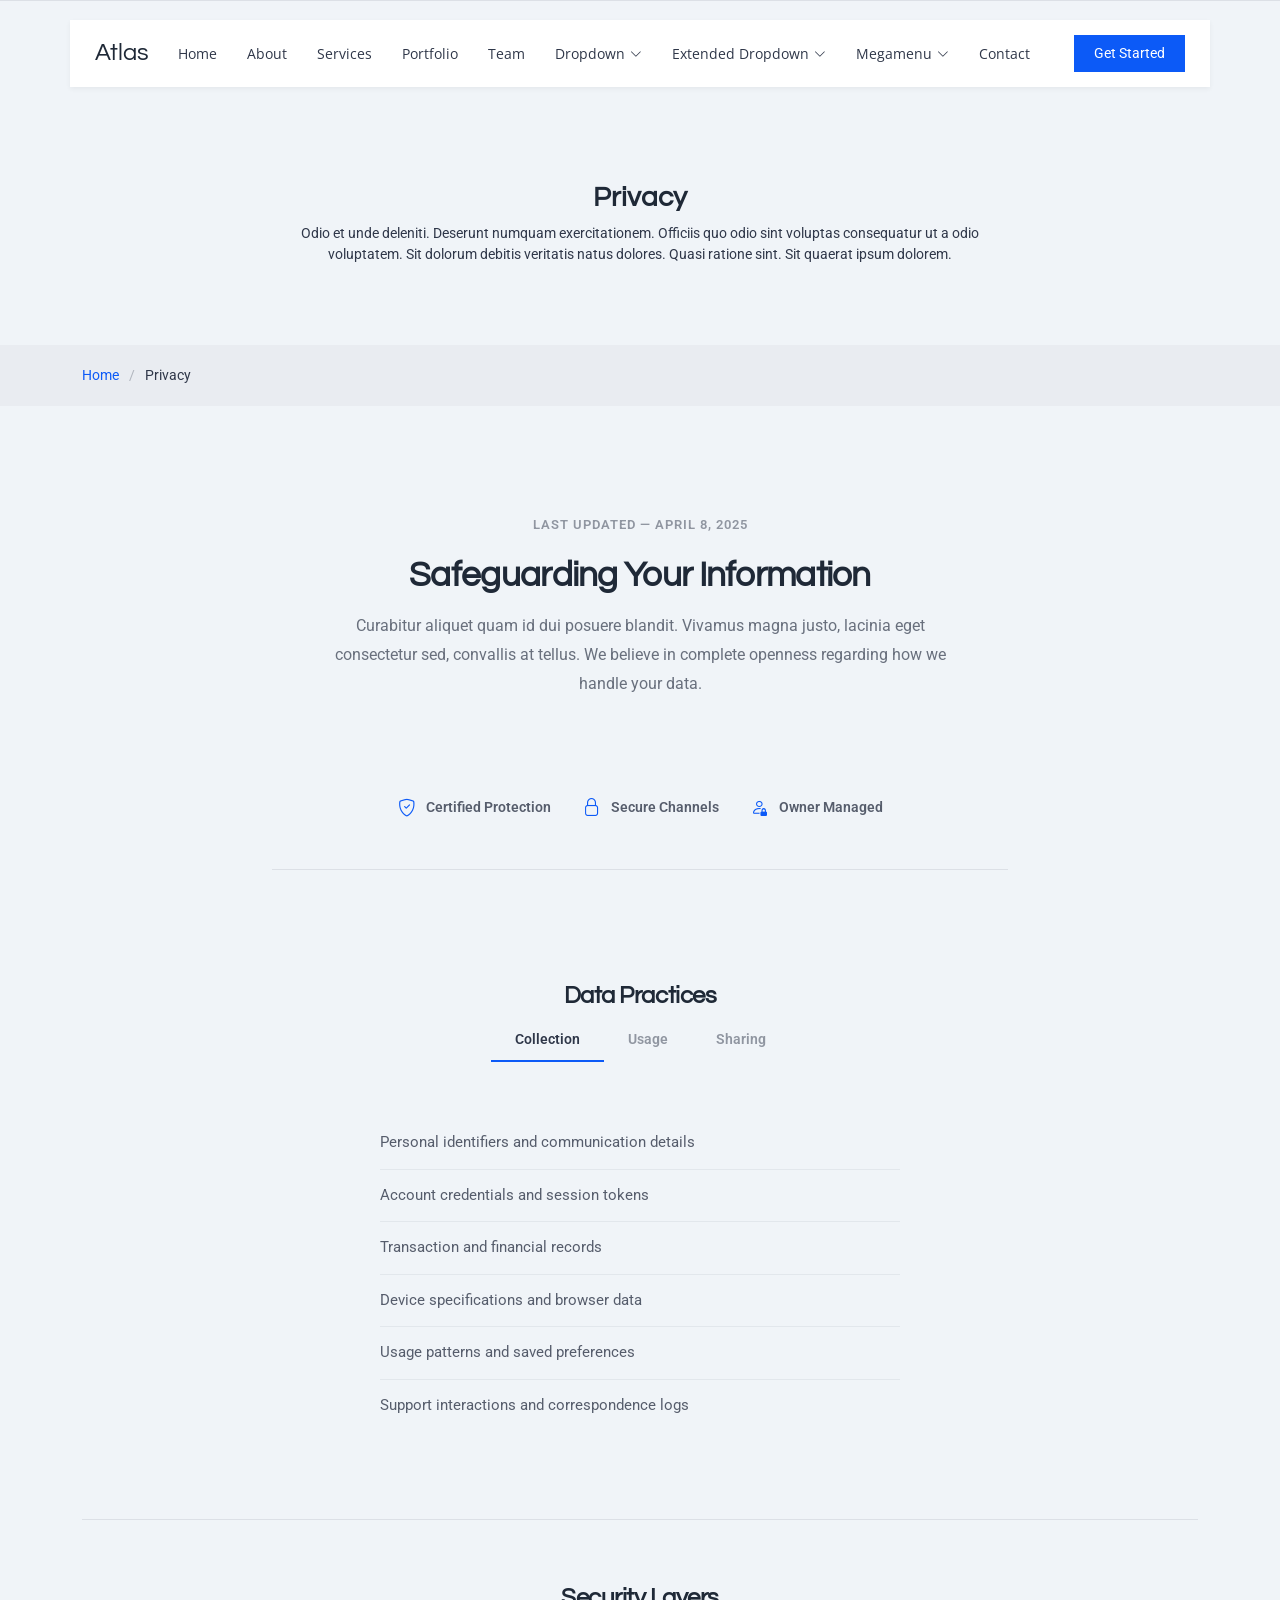
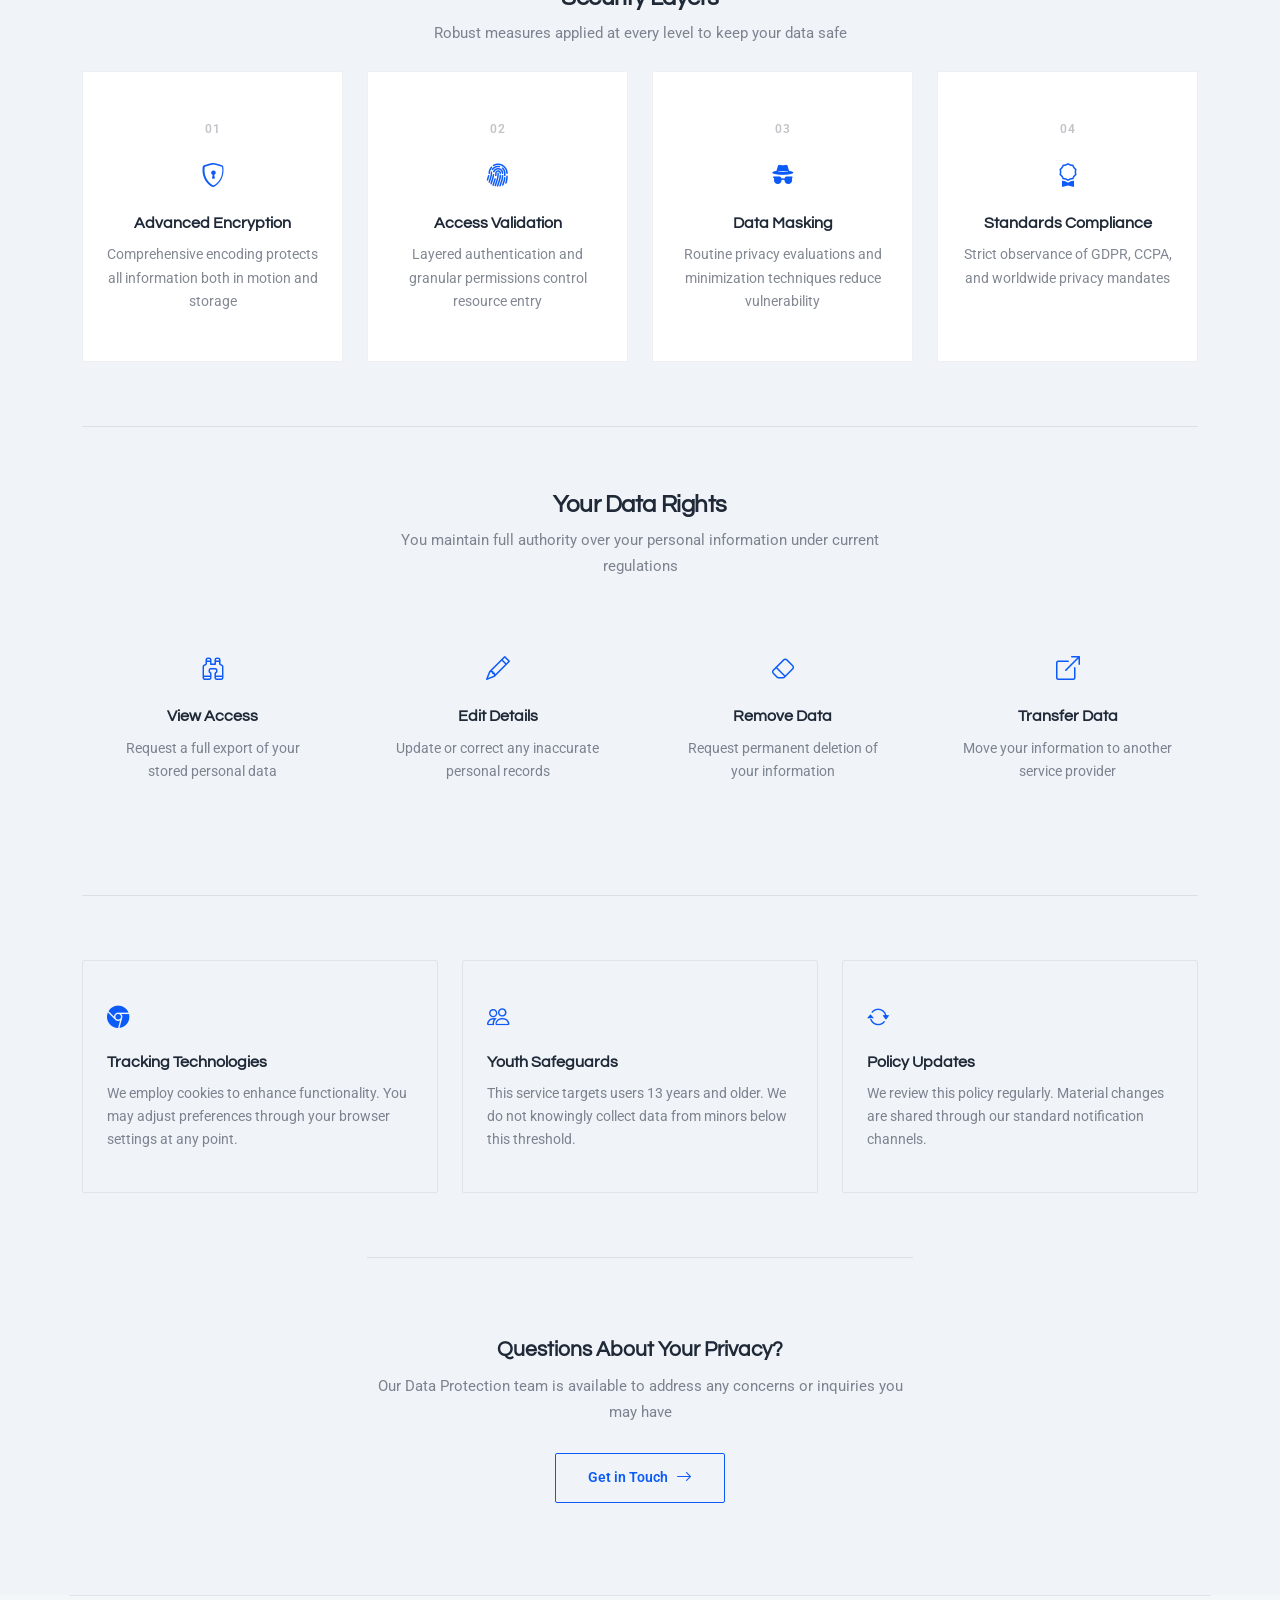
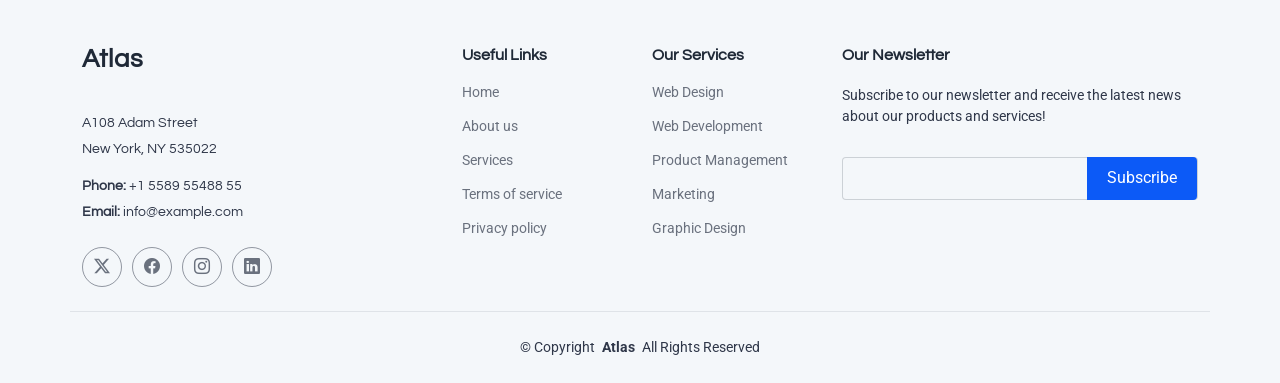
<file: privacy.html>
<!DOCTYPE html>
<html lang="en">

<head>
  <meta charset="utf-8">
  <meta content="width=device-width, initial-scale=1.0" name="viewport">
  <title>Privacy - Atlas Bootstrap Template</title>
  <meta name="description" content="">
  <meta name="keywords" content="">

  <!-- Favicons -->
  <link href="assets/img/favicon.png" rel="icon">
  <link href="assets/img/apple-touch-icon.png" rel="apple-touch-icon">

  <!-- Fonts -->
  <link href="https://fonts.googleapis.com" rel="preconnect">
  <link href="https://fonts.gstatic.com" rel="preconnect" crossorigin>
  <link href="https://fonts.googleapis.com/css2?family=Roboto:ital,wght@0,100;0,300;0,400;0,500;0,700;0,900;1,100;1,300;1,400;1,500;1,700;1,900&family=Open+Sans:ital,wght@0,300;0,400;0,500;0,600;0,700;0,800;1,300;1,400;1,500;1,600;1,700;1,800&family=Questrial:wght@400&display=swap" rel="stylesheet">

  <!-- Vendor CSS Files -->
  <link href="assets/vendor/bootstrap/css/bootstrap.min.css" rel="stylesheet">
  <link href="assets/vendor/bootstrap-icons/bootstrap-icons.css" rel="stylesheet">
  <link href="assets/vendor/glightbox/css/glightbox.min.css" rel="stylesheet">
  <link href="assets/vendor/swiper/swiper-bundle.min.css" rel="stylesheet">

  <!-- Main CSS File -->
  <link href="assets/css/main.css" rel="stylesheet">

  <!-- =======================================================
  * Template Name: Atlas
  * Template URL: https://bootstrapmade.com/newtemplate-bootstrap-website-template/
  * Updated: Mar 19 2026 with Bootstrap v5.3.8
  * Author: BootstrapMade.com
  * License: https://bootstrapmade.com/license/
  ======================================================== -->
</head>

<body class="privacy-page">

  <header id="header" class="header d-flex align-items-center fixed-top">
    <div class="header-container container-fluid container-xl position-relative d-flex align-items-center justify-content-between">

      <a href="index.html" class="logo d-flex align-items-center me-auto me-xl-0">
        <!-- Uncomment the line below if you also wish to use an image logo -->
        <!-- <img src="assets/img/logo.webp" alt=""> -->
        <h1 class="sitename">Atlas</h1>
      </a>

      <nav id="navmenu" class="navmenu">
        <ul>
          <li><a href="#hero">Home</a></li>
          <li><a href="#about">About</a></li>
          <li><a href="#services">Services</a></li>
          <li><a href="#portfolio">Portfolio</a></li>
          <li><a href="#team">Team</a></li>
          <li class="dropdown"><a href="#"><span>Dropdown</span> <i class="bi bi-chevron-down toggle-dropdown"></i></a>
            <ul>
              <li><a href="#">Dropdown 1</a></li>
              <li class="dropdown"><a href="#"><span>Deep Dropdown</span> <i class="bi bi-chevron-down toggle-dropdown"></i></a>
                <ul>
                  <li><a href="#">Deep Dropdown 1</a></li>
                  <li><a href="#">Deep Dropdown 2</a></li>
                  <li><a href="#">Deep Dropdown 3</a></li>
                  <li><a href="#">Deep Dropdown 4</a></li>
                  <li><a href="#">Deep Dropdown 5</a></li>
                </ul>
              </li>
              <li><a href="#">Dropdown 2</a></li>
              <li><a href="#">Dropdown 3</a></li>
              <li><a href="#">Dropdown 4</a></li>
            </ul>
          </li>

          <li class="dropdown extended-dropdown-2"><a href="#"><span>Extended Dropdown</span> <i class="bi bi-chevron-down toggle-dropdown"></i></a>
            <ul>
              <li>
                <a href="#">
                  <div class="menu-item-content">
                    <div class="menu-icon">
                      <i class="bi bi-speedometer2"></i>
                    </div>
                    <div class="menu-text">
                      <span class="menu-title">Analytics Dashboard</span>
                      <span class="menu-description">Track your performance metrics</span>
                    </div>
                  </div>
                  <div class="menu-badge">New</div>
                </a>
              </li>
              <li>
                <a href="#">
                  <div class="menu-item-content">
                    <div class="menu-icon">
                      <i class="bi bi-people"></i>
                    </div>
                    <div class="menu-text">
                      <span class="menu-title">Team Management</span>
                      <span class="menu-description">Manage your team members</span>
                    </div>
                  </div>
                </a>
              </li>
              <li>
                <a href="#">
                  <div class="menu-item-content">
                    <div class="menu-icon">
                      <i class="bi bi-graph-up"></i>
                    </div>
                    <div class="menu-text">
                      <span class="menu-title">Sales Reports</span>
                      <span class="menu-description">Review financial statistics</span>
                    </div>
                  </div>
                  <div class="menu-badge hot">Hot</div>
                </a>
              </li>
              <li>
                <a href="#">
                  <div class="menu-item-content">
                    <div class="menu-icon">
                      <i class="bi bi-shield-lock"></i>
                    </div>
                    <div class="menu-text">
                      <span class="menu-title">Security Center</span>
                      <span class="menu-description">Manage privacy settings</span>
                    </div>
                  </div>
                </a>
              </li>
              <li>
                <a href="#">
                  <div class="menu-item-content">
                    <div class="menu-icon">
                      <i class="bi bi-chat-dots"></i>
                    </div>
                    <div class="menu-text">
                      <span class="menu-title">Message Center</span>
                      <span class="menu-description">Check your notifications</span>
                    </div>
                  </div>
                  <div class="menu-badge updates">5</div>
                </a>
              </li>
            </ul>
          </li>

          <!-- Megamenu 2 -->
          <li class="megamenu-2"><a href="#"><span>Megamenu</span> <i class="bi bi-chevron-down toggle-dropdown"></i></a>

            <!-- Mobile Megamenu -->
            <ul class="mobile-megamenu">

              <li><a href="#">Product Analytics</a></li>
              <li><a href="#">Customer Insights</a></li>
              <li><a href="#">Market Research</a></li>

              <li class="dropdown"><a href="#"><span>Enterprise Software</span> <i class="bi bi-chevron-down toggle-dropdown"></i></a>
                <ul>
                  <li><a href="#">CRM Solutions</a></li>
                  <li><a href="#">ERP Systems</a></li>
                  <li><a href="#">Workflow Automation</a></li>
                  <li><a href="#">Document Management</a></li>
                  <li><a href="#">Business Intelligence</a></li>
                  <li><a href="#">Integration Platform</a></li>
                </ul>
              </li>

              <li class="dropdown"><a href="#"><span>Development Tools</span> <i class="bi bi-chevron-down toggle-dropdown"></i></a>
                <ul>
                  <li><a href="#">Code Editors</a></li>
                  <li><a href="#">Version Control</a></li>
                  <li><a href="#">Testing Frameworks</a></li>
                  <li><a href="#">Deployment Tools</a></li>
                  <li><a href="#">API Management</a></li>
                  <li><a href="#">Performance Monitoring</a></li>
                </ul>
              </li>

              <li class="dropdown"><a href="#"><span>Creative Suite</span> <i class="bi bi-chevron-down toggle-dropdown"></i></a>
                <ul>
                  <li><a href="#">Design Software</a></li>
                  <li><a href="#">Video Editing</a></li>
                  <li><a href="#">Audio Production</a></li>
                  <li><a href="#">Animation Tools</a></li>
                  <li><a href="#">Photo Editing</a></li>
                  <li><a href="#">3D Modeling</a></li>
                </ul>
              </li>

              <li class="dropdown"><a href="#"><span>Resources</span> <i class="bi bi-chevron-down toggle-dropdown"></i></a>
                <ul>
                  <li><a href="#">Documentation</a></li>
                  <li><a href="#">Tutorials</a></li>
                  <li><a href="#">Community</a></li>
                  <li><a href="#">Blog Posts</a></li>
                </ul>
              </li>

            </ul><!-- End Mobile Megamenu -->

            <!-- Desktop Megamenu -->
            <div class="desktop-megamenu">

              <div class="tab-navigation">
                <ul class="nav nav-tabs flex-column" id="7525-megamenu-tabs" role="tablist">
                  <li class="nav-item" role="presentation">
                    <button class="nav-link active" id="7525-tab-1-tab" data-bs-toggle="tab" data-bs-target="#7525-tab-1" type="button" role="tab" aria-controls="7525-tab-1" aria-selected="true">
                      <i class="bi bi-building-gear"></i>
                      <span>Enterprise Software</span>
                    </button>
                  </li>
                  <li class="nav-item" role="presentation">
                    <button class="nav-link" id="7525-tab-2-tab" data-bs-toggle="tab" data-bs-target="#7525-tab-2" type="button" role="tab" aria-controls="7525-tab-2" aria-selected="false">
                      <i class="bi bi-code-slash"></i>
                      <span>Development Tools</span>
                    </button>
                  </li>
                  <li class="nav-item" role="presentation">
                    <button class="nav-link" id="7525-tab-3-tab" data-bs-toggle="tab" data-bs-target="#7525-tab-3" type="button" role="tab" aria-controls="7525-tab-3" aria-selected="false">
                      <i class="bi bi-palette"></i>
                      <span>Creative Suite</span>
                    </button>
                  </li>
                  <li class="nav-item" role="presentation">
                    <button class="nav-link" id="7525-tab-4-tab" data-bs-toggle="tab" data-bs-target="#7525-tab-4" type="button" role="tab" aria-controls="7525-tab-4" aria-selected="false">
                      <i class="bi bi-journal-text"></i>
                      <span>Resources</span>
                    </button>
                  </li>
                </ul>
              </div>

              <div class="tab-content">

                <!-- Enterprise Software Tab -->
                <div class="tab-pane fade show active" id="7525-tab-1" role="tabpanel" aria-labelledby="7525-tab-1-tab">
                  <div class="content-grid">
                    <div class="product-section">
                      <h4>Core Solutions</h4>
                      <div class="product-list">
                        <a href="#" class="product-link">
                          <i class="bi bi-people"></i>
                          <div>
                            <span>CRM Solutions</span>
                            <small>Manage customer relationships effectively</small>
                          </div>
                        </a>
                        <a href="#" class="product-link">
                          <i class="bi bi-diagram-3"></i>
                          <div>
                            <span>ERP Systems</span>
                            <small>Integrate all business processes</small>
                          </div>
                        </a>
                        <a href="#" class="product-link">
                          <i class="bi bi-gear-wide"></i>
                          <div>
                            <span>Workflow Automation</span>
                            <small>Streamline repetitive tasks</small>
                          </div>
                        </a>
                      </div>
                    </div>

                    <div class="product-section">
                      <h4>Data &amp; Analytics</h4>
                      <div class="product-list">
                        <a href="#" class="product-link">
                          <i class="bi bi-file-earmark-text"></i>
                          <div>
                            <span>Document Management</span>
                            <small>Organize and secure documents</small>
                          </div>
                        </a>
                        <a href="#" class="product-link">
                          <i class="bi bi-bar-chart"></i>
                          <div>
                            <span>Business Intelligence</span>
                            <small>Make data-driven decisions</small>
                          </div>
                        </a>
                        <a href="#" class="product-link">
                          <i class="bi bi-share"></i>
                          <div>
                            <span>Integration Platform</span>
                            <small>Connect all your systems</small>
                          </div>
                        </a>
                      </div>
                    </div>
                  </div>

                  <div class="featured-banner">
                    <div class="banner-content">
                      <img src="assets/img/misc/misc-7.webp" alt="Enterprise Solutions" class="banner-image">
                      <div class="banner-info">
                        <h5>Enterprise Package</h5>
                        <p>Comprehensive business management solution with advanced features and 24/7 support.</p>
                        <a href="#" class="cta-btn">Get Started <i class="bi bi-arrow-right"></i></a>
                      </div>
                    </div>
                  </div>
                </div>

                <!-- Development Tools Tab -->
                <div class="tab-pane fade" id="7525-tab-2" role="tabpanel" aria-labelledby="7525-tab-2-tab">
                  <div class="content-grid">
                    <div class="product-section">
                      <h4>Code &amp; Build</h4>
                      <div class="product-list">
                        <a href="#" class="product-link">
                          <i class="bi bi-code-square"></i>
                          <div>
                            <span>Code Editors</span>
                            <small>Advanced development environment</small>
                          </div>
                        </a>
                        <a href="#" class="product-link">
                          <i class="bi bi-git"></i>
                          <div>
                            <span>Version Control</span>
                            <small>Track changes and collaborate</small>
                          </div>
                        </a>
                        <a href="#" class="product-link">
                          <i class="bi bi-check2-square"></i>
                          <div>
                            <span>Testing Frameworks</span>
                            <small>Ensure code quality</small>
                          </div>
                        </a>
                      </div>
                    </div>

                    <div class="product-section">
                      <h4>Deploy &amp; Monitor</h4>
                      <div class="product-list">
                        <a href="#" class="product-link">
                          <i class="bi bi-cloud-upload"></i>
                          <div>
                            <span>Deployment Tools</span>
                            <small>Seamless application deployment</small>
                          </div>
                        </a>
                        <a href="#" class="product-link">
                          <i class="bi bi-api"></i>
                          <div>
                            <span>API Management</span>
                            <small>Design and manage APIs</small>
                          </div>
                        </a>
                        <a href="#" class="product-link">
                          <i class="bi bi-speedometer2"></i>
                          <div>
                            <span>Performance Monitoring</span>
                            <small>Track application performance</small>
                          </div>
                        </a>
                      </div>
                    </div>
                  </div>

                  <div class="featured-banner">
                    <div class="banner-content">
                      <img src="assets/img/misc/misc-12.webp" alt="Development Tools" class="banner-image">
                      <div class="banner-info">
                        <h5>Developer Suite</h5>
                        <p>Complete toolkit for modern development teams with integrated CI/CD pipelines.</p>
                        <a href="#" class="cta-btn">Explore Tools <i class="bi bi-arrow-right"></i></a>
                      </div>
                    </div>
                  </div>
                </div>

                <!-- Creative Suite Tab -->
                <div class="tab-pane fade" id="7525-tab-3" role="tabpanel" aria-labelledby="7525-tab-3-tab">
                  <div class="content-grid">
                    <div class="product-section">
                      <h4>Design &amp; Visual</h4>
                      <div class="product-list">
                        <a href="#" class="product-link">
                          <i class="bi bi-brush"></i>
                          <div>
                            <span>Design Software</span>
                            <small>Professional graphic design tools</small>
                          </div>
                        </a>
                        <a href="#" class="product-link">
                          <i class="bi bi-camera-video"></i>
                          <div>
                            <span>Video Editing</span>
                            <small>Professional video production</small>
                          </div>
                        </a>
                        <a href="#" class="product-link">
                          <i class="bi bi-image"></i>
                          <div>
                            <span>Photo Editing</span>
                            <small>Advanced image manipulation</small>
                          </div>
                        </a>
                      </div>
                    </div>

                    <div class="product-section">
                      <h4>Media Production</h4>
                      <div class="product-list">
                        <a href="#" class="product-link">
                          <i class="bi bi-music-note"></i>
                          <div>
                            <span>Audio Production</span>
                            <small>Professional audio editing</small>
                          </div>
                        </a>
                        <a href="#" class="product-link">
                          <i class="bi bi-play-circle"></i>
                          <div>
                            <span>Animation Tools</span>
                            <small>Create stunning animations</small>
                          </div>
                        </a>
                        <a href="#" class="product-link">
                          <i class="bi bi-box"></i>
                          <div>
                            <span>3D Modeling</span>
                            <small>Advanced 3D design software</small>
                          </div>
                        </a>
                      </div>
                    </div>
                  </div>

                  <div class="featured-banner">
                    <div class="banner-content">
                      <img src="assets/img/misc/misc-5.webp" alt="Creative Suite" class="banner-image">
                      <div class="banner-info">
                        <h5>Creative Pro</h5>
                        <p>Everything you need for creative projects, from concept to final production.</p>
                        <a href="#" class="cta-btn">Start Creating <i class="bi bi-arrow-right"></i></a>
                      </div>
                    </div>
                  </div>
                </div>

                <!-- Resources Tab -->
                <div class="tab-pane fade" id="7525-tab-4" role="tabpanel" aria-labelledby="7525-tab-4-tab">
                  <div class="resources-layout">
                    <div class="resource-categories">
                      <div class="resource-category">
                        <i class="bi bi-book"></i>
                        <h5>Documentation</h5>
                        <p>Comprehensive guides and API references for all our products and services.</p>
                        <a href="#" class="resource-link">Browse Docs <i class="bi bi-arrow-right"></i></a>
                      </div>
                      <div class="resource-category">
                        <i class="bi bi-play-circle"></i>
                        <h5>Video Tutorials</h5>
                        <p>Step-by-step video guides to help you get the most out of our solutions.</p>
                        <a href="#" class="resource-link">Watch Tutorials <i class="bi bi-arrow-right"></i></a>
                      </div>
                      <div class="resource-category">
                        <i class="bi bi-chat-square-dots"></i>
                        <h5>Community Forum</h5>
                        <p>Connect with other users, share tips, and get answers to your questions.</p>
                        <a href="#" class="resource-link">Join Community <i class="bi bi-arrow-right"></i></a>
                      </div>
                      <div class="resource-category">
                        <i class="bi bi-newspaper"></i>
                        <h5>Blog &amp; Articles</h5>
                        <p>Latest insights, best practices, and industry trends from our experts.</p>
                        <a href="#" class="resource-link">Read Blog <i class="bi bi-arrow-right"></i></a>
                      </div>
                    </div>
                  </div>
                </div>

              </div>

            </div><!-- End Desktop Megamenu -->

          </li><!-- End Mega Menu 2 -->

          <li><a href="#contact">Contact</a></li>

        </ul>
        <i class="mobile-nav-toggle d-xl-none bi bi-list"></i>
      </nav>

      <a class="btn-getstarted" href="index.html#about">Get Started</a>

    </div>
  </header>

  <main class="main">

    <!-- Page Title -->
    <div class="page-title">
      <div class="heading">
        <div class="container">
          <div class="row d-flex justify-content-center text-center">
            <div class="col-lg-8">
              <h1 class="heading-title">Privacy</h1>
              <p class="mb-0">
                Odio et unde deleniti. Deserunt numquam exercitationem. Officiis quo
                odio sint voluptas consequatur ut a odio voluptatem. Sit dolorum
                debitis veritatis natus dolores. Quasi ratione sint. Sit quaerat
                ipsum dolorem.
              </p>
            </div>
          </div>
        </div>
      </div>
      <nav class="breadcrumbs">
        <div class="container">
          <ol>
            <li><a href="index.html">Home</a></li>
            <li class="current">Privacy</li>
          </ol>
        </div>
      </nav>
    </div><!-- End Page Title -->

    <!-- Privacy Section -->
    <section id="privacy" class="privacy section">

      <div class="container">

        <!-- Policy Header -->
        <div class="row justify-content-center mb-5">
          <div class="col-lg-7 text-center">
            <div class="policy-header">
              <span class="date-label">Last Updated — April 8, 2025</span>
              <h2>Safeguarding Your Information</h2>
              <p>Curabitur aliquet quam id dui posuere blandit. Vivamus magna justo, lacinia eget consectetur sed, convallis at tellus. We believe in complete openness regarding how we handle your data.</p>
            </div>
          </div>
        </div><!-- End Policy Header -->

        <!-- Trust Badges -->
        <div class="row justify-content-center mb-5">
          <div class="col-lg-8">
            <div class="trust-badges d-flex justify-content-center flex-wrap">
              <div class="badge-item">
                <i class="bi bi-shield-check"></i>
                <span>Certified Protection</span>
              </div>
              <div class="badge-item">
                <i class="bi bi-lock"></i>
                <span>Secure Channels</span>
              </div>
              <div class="badge-item">
                <i class="bi bi-person-lock"></i>
                <span>Owner Managed</span>
              </div>
            </div>
          </div>
        </div><!-- End Trust Badges -->

        <!-- Data Practices Accordion -->
        <div class="row justify-content-center">
          <div class="col-lg-8">
            <div class="practices-section">
              <h3 class="section-label text-center">Data Practices</h3>
              <ul class="nav nav-tabs practice-nav justify-content-center" role="tablist">
                <li class="nav-item" role="presentation">
                  <button class="nav-link active" data-bs-toggle="tab" data-bs-target="#privacy-tab-1" type="button" role="tab" aria-selected="true">Collection</button>
                </li>
                <li class="nav-item" role="presentation">
                  <button class="nav-link" data-bs-toggle="tab" data-bs-target="#privacy-tab-2" type="button" role="tab" aria-selected="false">Usage</button>
                </li>
                <li class="nav-item" role="presentation">
                  <button class="nav-link" data-bs-toggle="tab" data-bs-target="#privacy-tab-3" type="button" role="tab" aria-selected="false">Sharing</button>
                </li>
              </ul>
              <div class="tab-content">
                <div class="tab-pane fade show active" id="privacy-tab-1" role="tabpanel">
                  <ul class="detail-list">
                    <li>Personal identifiers and communication details</li>
                    <li>Account credentials and session tokens</li>
                    <li>Transaction and financial records</li>
                    <li>Device specifications and browser data</li>
                    <li>Usage patterns and saved preferences</li>
                    <li>Support interactions and correspondence logs</li>
                  </ul>
                </div>
                <div class="tab-pane fade" id="privacy-tab-2" role="tabpanel">
                  <ul class="detail-list">
                    <li>Operate and refine platform capabilities</li>
                    <li>Process financial transactions securely</li>
                    <li>Send relevant updates and communications</li>
                    <li>Customize experiences based on behavior</li>
                    <li>Evaluate service performance indicators</li>
                    <li>Preserve platform safety and reliability</li>
                  </ul>
                </div>
                <div class="tab-pane fade" id="privacy-tab-3" role="tabpanel">
                  <ul class="detail-list">
                    <li>External technology providers</li>
                    <li>Collaborative business partners</li>
                    <li>Legal and regulatory authorities</li>
                    <li>Approved access permissions</li>
                    <li>Organizational transition scenarios</li>
                    <li>Analytics and research collaborators</li>
                  </ul>
                </div>
              </div>
            </div>
          </div>
        </div><!-- End Data Practices -->

        <!-- Security Layers -->
        <div class="security-layers">
          <div class="row justify-content-center mb-4">
            <div class="col-lg-6 text-center">
              <h3 class="section-label">Security Layers</h3>
              <p class="section-desc">Robust measures applied at every level to keep your data safe</p>
            </div>
          </div>
          <div class="row justify-content-center g-4">
            <div class="col-lg-3 col-md-6">
              <div class="layer-card text-center">
                <span class="layer-num">01</span>
                <i class="bi bi-shield-lock"></i>
                <h4>Advanced Encryption</h4>
                <p>Comprehensive encoding protects all information both in motion and storage</p>
              </div>
            </div>
            <div class="col-lg-3 col-md-6">
              <div class="layer-card text-center">
                <span class="layer-num">02</span>
                <i class="bi bi-fingerprint"></i>
                <h4>Access Validation</h4>
                <p>Layered authentication and granular permissions control resource entry</p>
              </div>
            </div>
            <div class="col-lg-3 col-md-6">
              <div class="layer-card text-center">
                <span class="layer-num">03</span>
                <i class="bi bi-incognito"></i>
                <h4>Data Masking</h4>
                <p>Routine privacy evaluations and minimization techniques reduce vulnerability</p>
              </div>
            </div>
            <div class="col-lg-3 col-md-6">
              <div class="layer-card text-center">
                <span class="layer-num">04</span>
                <i class="bi bi-award"></i>
                <h4>Standards Compliance</h4>
                <p>Strict observance of GDPR, CCPA, and worldwide privacy mandates</p>
              </div>
            </div>
          </div>
        </div><!-- End Security Layers -->

        <!-- User Rights -->
        <div class="user-rights">
          <div class="row justify-content-center mb-4">
            <div class="col-lg-6 text-center">
              <h3 class="section-label">Your Data Rights</h3>
              <p class="section-desc">You maintain full authority over your personal information under current regulations</p>
            </div>
          </div>
          <div class="row justify-content-center g-4">
            <div class="col-md-6 col-lg-3">
              <div class="rights-card text-center">
                <i class="bi bi-binoculars"></i>
                <h4>View Access</h4>
                <p>Request a full export of your stored personal data</p>
              </div>
            </div>
            <div class="col-md-6 col-lg-3">
              <div class="rights-card text-center">
                <i class="bi bi-pencil"></i>
                <h4>Edit Details</h4>
                <p>Update or correct any inaccurate personal records</p>
              </div>
            </div>
            <div class="col-md-6 col-lg-3">
              <div class="rights-card text-center">
                <i class="bi bi-eraser"></i>
                <h4>Remove Data</h4>
                <p>Request permanent deletion of your information</p>
              </div>
            </div>
            <div class="col-md-6 col-lg-3">
              <div class="rights-card text-center">
                <i class="bi bi-box-arrow-up-right"></i>
                <h4>Transfer Data</h4>
                <p>Move your information to another service provider</p>
              </div>
            </div>
          </div>
        </div><!-- End User Rights -->

        <!-- Additional Policies -->
        <div class="additional-policies">
          <div class="row justify-content-center g-4">
            <div class="col-lg-4 col-md-6">
              <div class="addl-card">
                <i class="bi bi-browser-chrome"></i>
                <h4>Tracking Technologies</h4>
                <p>We employ cookies to enhance functionality. You may adjust preferences through your browser settings at any point.</p>
              </div>
            </div>
            <div class="col-lg-4 col-md-6">
              <div class="addl-card">
                <i class="bi bi-people"></i>
                <h4>Youth Safeguards</h4>
                <p>This service targets users 13 years and older. We do not knowingly collect data from minors below this threshold.</p>
              </div>
            </div>
            <div class="col-lg-4 col-md-6">
              <div class="addl-card">
                <i class="bi bi-arrow-repeat"></i>
                <h4>Policy Updates</h4>
                <p>We review this policy regularly. Material changes are shared through our standard notification channels.</p>
              </div>
            </div>
          </div>
        </div><!-- End Additional Policies -->

        <!-- Contact Strip -->
        <div class="row justify-content-center">
          <div class="col-lg-6 text-center">
            <div class="contact-strip">
              <h4>Questions About Your Privacy?</h4>
              <p>Our Data Protection team is available to address any concerns or inquiries you may have</p>
              <a href="#" class="contact-link">Get in Touch <i class="bi bi-arrow-right"></i></a>
            </div>
          </div>
        </div><!-- End Contact Strip -->

      </div>

    </section><!-- /Privacy Section -->

  </main>

  <footer id="footer" class="footer light-background">

    <div class="container footer-top">
      <div class="row gy-4">
        <div class="col-lg-4 col-md-6 footer-about">
          <a href="index.html" class="logo d-flex align-items-center">
            <span class="sitename">Atlas</span>
          </a>
          <div class="footer-contact pt-3">
            <p>A108 Adam Street</p>
            <p>New York, NY 535022</p>
            <p class="mt-3"><strong>Phone:</strong> <span>+1 5589 55488 55</span></p>
            <p><strong>Email:</strong> <span>info@example.com</span></p>
          </div>
          <div class="social-links d-flex mt-4">
            <a href=""><i class="bi bi-twitter-x"></i></a>
            <a href=""><i class="bi bi-facebook"></i></a>
            <a href=""><i class="bi bi-instagram"></i></a>
            <a href=""><i class="bi bi-linkedin"></i></a>
          </div>
        </div>

        <div class="col-lg-2 col-md-3 footer-links">
          <h4>Useful Links</h4>
          <ul>
            <li><a href="#">Home</a></li>
            <li><a href="#">About us</a></li>
            <li><a href="#">Services</a></li>
            <li><a href="#">Terms of service</a></li>
            <li><a href="#">Privacy policy</a></li>
          </ul>
        </div>

        <div class="col-lg-2 col-md-3 footer-links">
          <h4>Our Services</h4>
          <ul>
            <li><a href="#">Web Design</a></li>
            <li><a href="#">Web Development</a></li>
            <li><a href="#">Product Management</a></li>
            <li><a href="#">Marketing</a></li>
            <li><a href="#">Graphic Design</a></li>
          </ul>
        </div>

        <div class="col-lg-4 col-md-12 footer-newsletter">
          <h4>Our Newsletter</h4>
          <p>Subscribe to our newsletter and receive the latest news about our products and services!</p>
          <form action="forms/newsletter.php" method="post" class="php-email-form">
            <div class="newsletter-form"><input type="email" name="email"><input type="submit" value="Subscribe"></div>
            <div class="loading">Loading</div>
            <div class="error-message"></div>
            <div class="sent-message">Your subscription request has been sent. Thank you!</div>
          </form>
        </div>

      </div>
    </div>

    <div class="container copyright text-center mt-4">
      <p>© <span>Copyright</span> <strong class="px-1 sitename">Atlas</strong> <span>All Rights Reserved</span></p>
    </div>

  </footer>

  <!-- Scroll Top -->
  <a href="#" id="scroll-top" class="scroll-top d-flex align-items-center justify-content-center"><i class="bi bi-arrow-up-short"></i></a>

  <!-- Preloader -->
  <div id="preloader"></div>

  <!-- Vendor JS Files -->
  <script src="assets/vendor/bootstrap/js/bootstrap.bundle.min.js"></script>
  <script src="assets/vendor/php-email-form/validate.js"></script>
  <script src="assets/vendor/glightbox/js/glightbox.min.js"></script>
  <script src="assets/vendor/purecounter/purecounter_vanilla.js"></script>
  <script src="assets/vendor/imagesloaded/imagesloaded.pkgd.min.js"></script>
  <script src="assets/vendor/isotope-layout/isotope.pkgd.min.js"></script>
  <script src="assets/vendor/swiper/swiper-bundle.min.js"></script>

  <!-- Main JS File -->
  <script src="assets/js/main.js"></script>

</body>

</html>
</file>
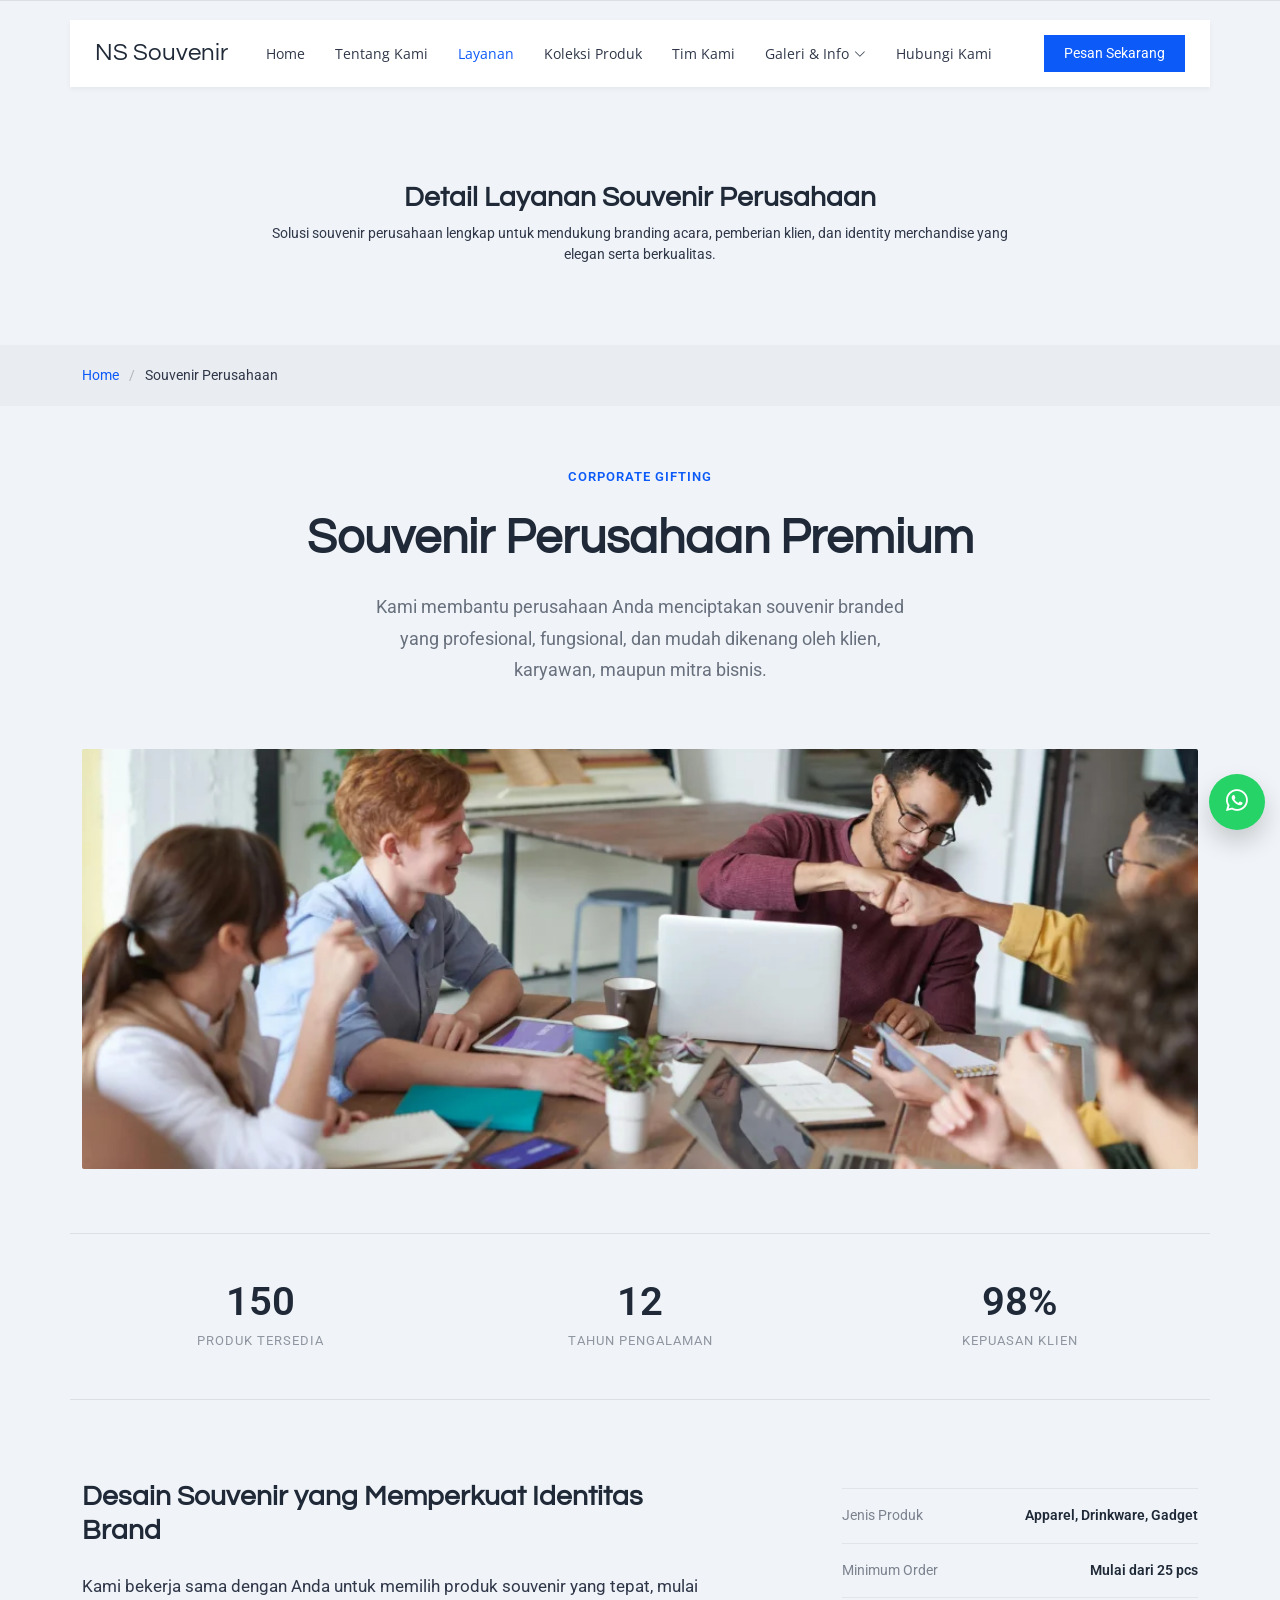
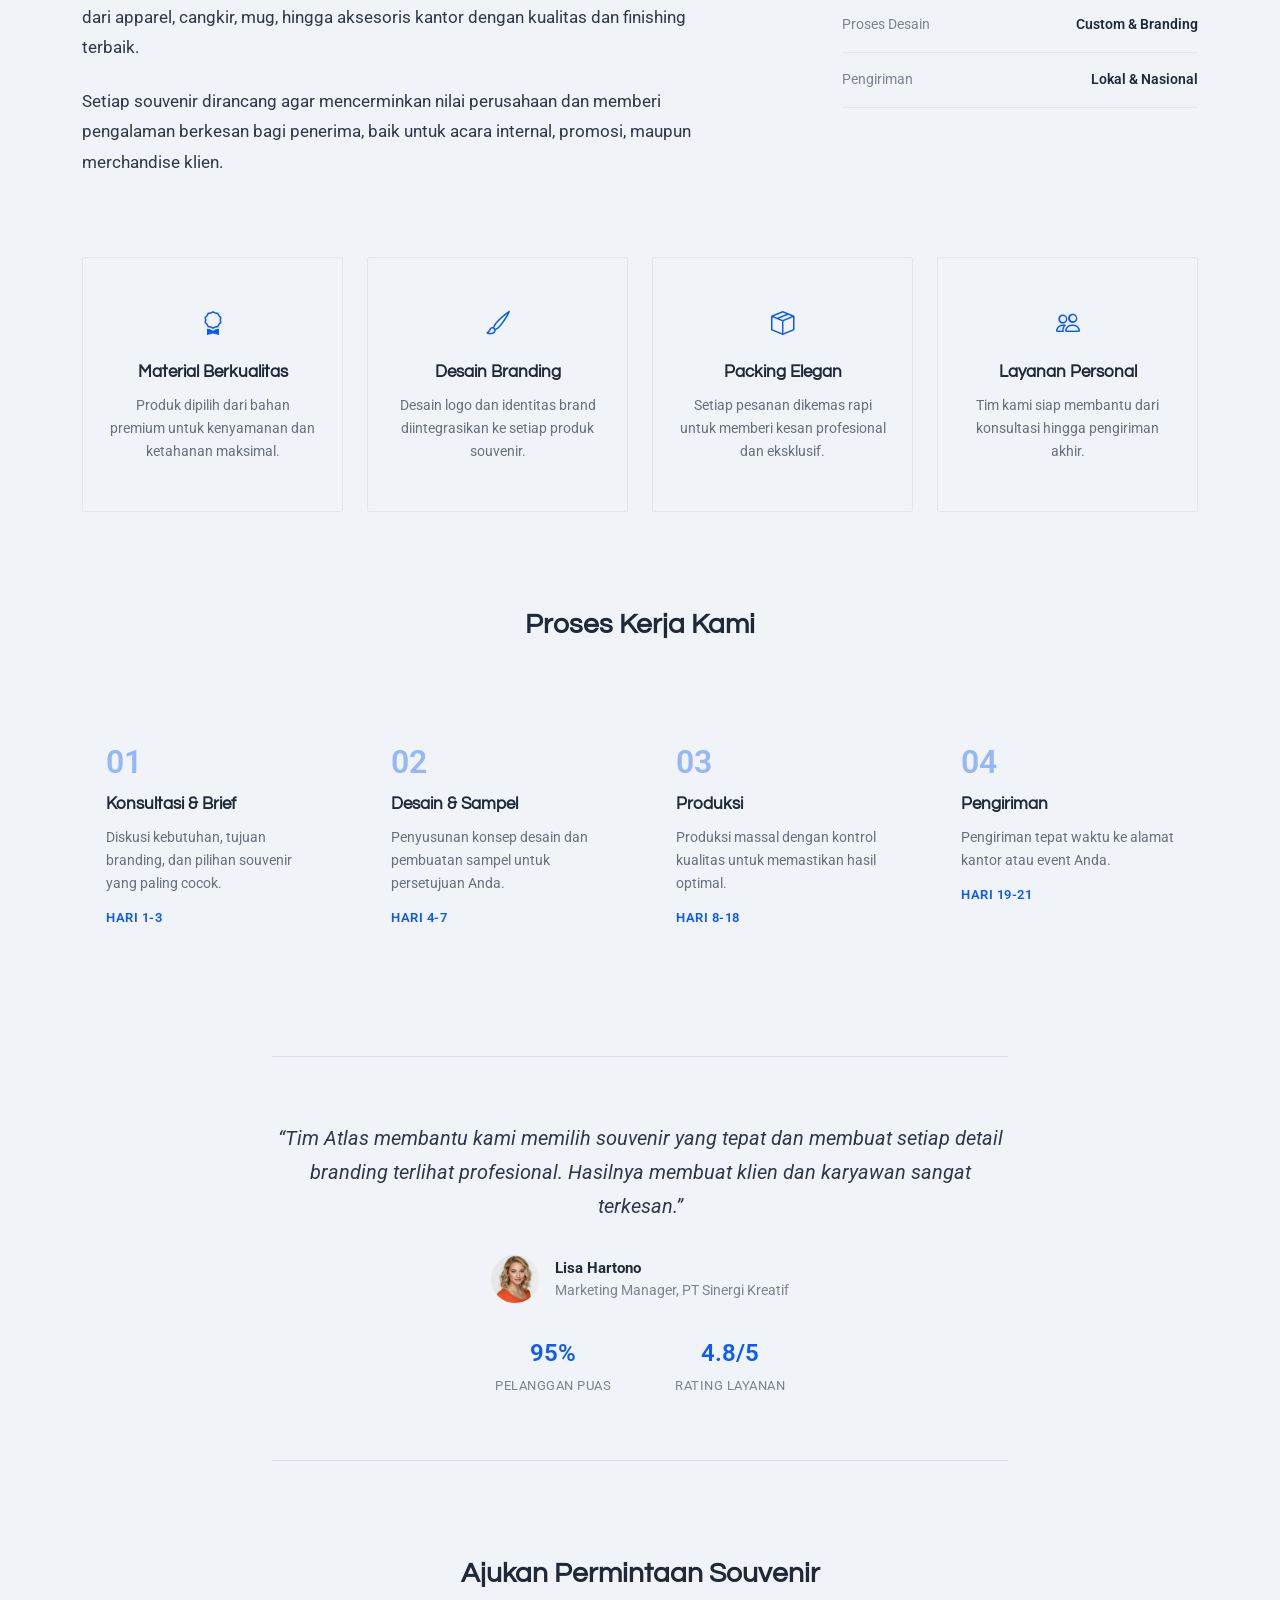
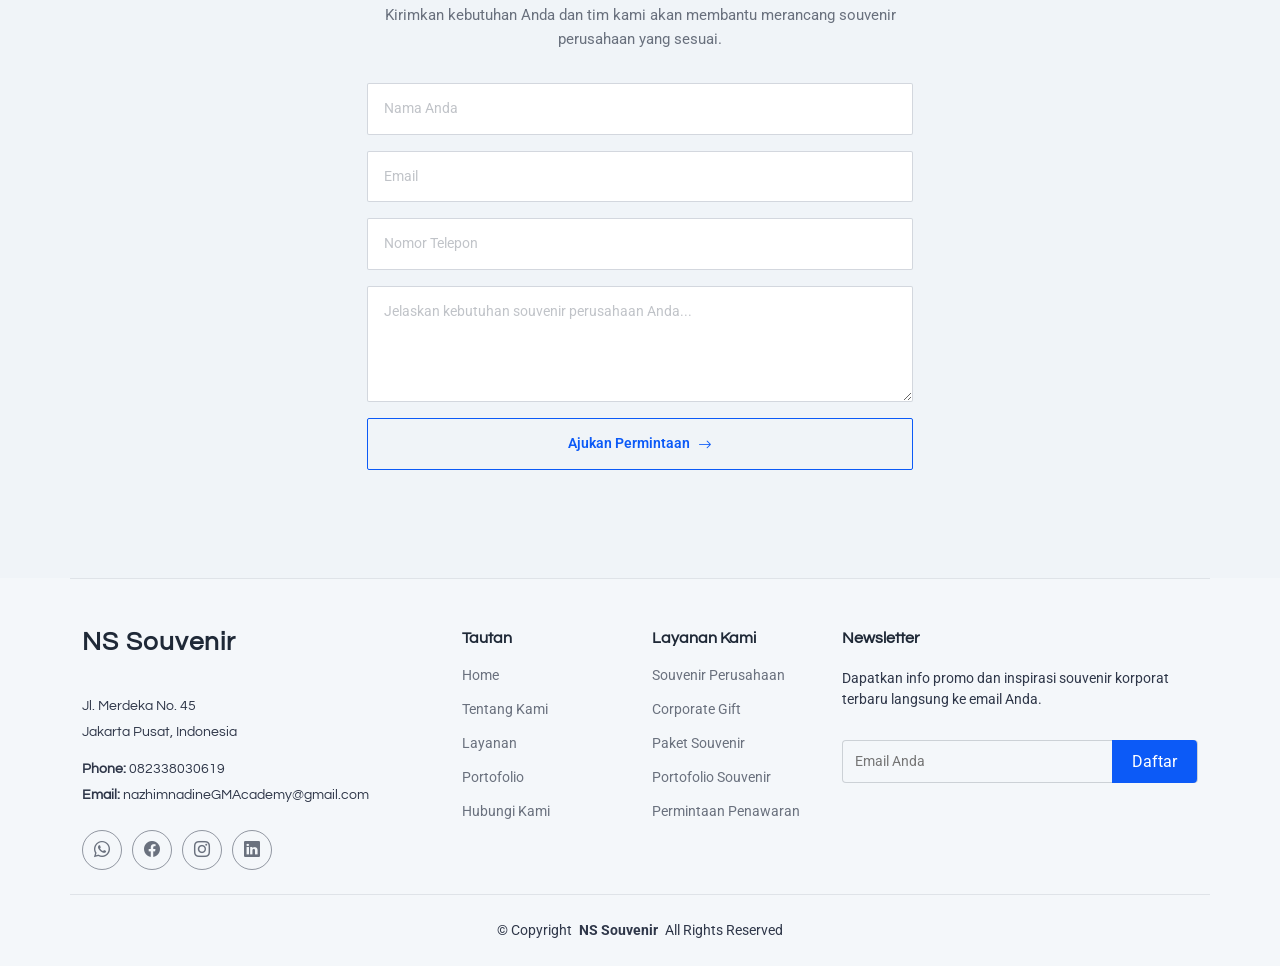
<file: service-details.html>
<!DOCTYPE html>
<html lang="id">

<head>
  <meta charset="utf-8">
  <meta content="width=device-width, initial-scale=1.0" name="viewport">
  <title>Layanan Souvenir Kantor Premium - NS Souvenir</title>
  <meta name="description" content="Solusi souvenir perusahaan dan corporate gift profesional dengan custom design, kualitas premium, dan layanan personal.">
  <meta name="keywords" content="souvenir perusahaan, corporate gift, merchandise, custom gift, branded souvenir">
  <link rel="canonical" href="https://ns-liart.vercel.app/service-details.html">

  <!-- Open Graph / Facebook -->
  <meta property="og:type" content="website">
  <meta property="og:url" content="https://ns-liart.vercel.app/service-details.html">
  <meta property="og:title" content="Layanan Souvenir Kantor Premium - NS Souvenir">
  <meta property="og:description" content="Solusi souvenir perusahaan dan corporate gift profesional dengan custom design, kualitas premium, dan layanan personal.">
  <meta property="og:image" content="https://ns-liart.vercel.app/assets/img/logo.webp">
  <meta property="og:site_name" content="NS Souvenir">
  <meta property="og:locale" content="id_ID">

  <!-- Twitter -->
  <meta property="twitter:card" content="summary_large_image">
  <meta property="twitter:url" content="https://ns-liart.vercel.app/service-details.html">
  <meta property="twitter:title" content="Layanan Souvenir Kantor Premium - NS Souvenir">
  <meta property="twitter:description" content="Solusi souvenir perusahaan dan corporate gift profesional dengan custom design, kualitas premium, dan layanan personal.">
  <meta property="twitter:image" content="https://ns-liart.vercel.app/assets/img/logo.webp">

  <!-- Favicons -->
  <link href="assets/img/favicon.png" rel="icon" type="image/png">
  <link href="assets/img/apple-touch-icon.png" rel="apple-touch-icon">
  <link rel="manifest" href="site.webmanifest">

  <!-- Fonts -->
  <link href="https://fonts.googleapis.com" rel="preconnect">
  <link href="https://fonts.gstatic.com" rel="preconnect" crossorigin>
  <link href="https://fonts.googleapis.com/css2?family=Roboto:ital,wght@0,100;0,300;0,400;0,500;0,700;0,900;1,100;1,300;1,400;1,500;1,700;1,900&family=Open+Sans:ital,wght@0,300;0,400;0,500;0,600;0,700;0,800;1,300;1,400;1,500;1,600;1,700;1,800&family=Questrial:wght@400&display=swap" rel="stylesheet">

  <!-- Vendor CSS Files -->
  <link href="assets/vendor/bootstrap/css/bootstrap.min.css" rel="stylesheet">
  <link href="assets/vendor/bootstrap-icons/bootstrap-icons.css" rel="stylesheet">
  <link href="assets/vendor/glightbox/css/glightbox.min.css" rel="stylesheet">
  <link href="assets/vendor/swiper/swiper-bundle.min.css" rel="stylesheet">

  <!-- Main CSS File -->
  <link href="assets/css/main.css" rel="stylesheet">

  <!-- Schema.org JSON-LD Structured Data for Breadcrumbs -->
  <script type="application/ld+json">
  {
    "@context": "https://schema.org",
    "@type": "BreadcrumbList",
    "itemListElement": [
      {
        "@type": "ListItem",
        "position": 1,
        "name": "Home",
        "item": "https://ns-liart.vercel.app/"
      },
      {
        "@type": "ListItem",
        "position": 2,
        "name": "Layanan",
        "item": "https://ns-liart.vercel.app/service-details.html"
      }
    ]
  }
  </script>
</head>

  <!-- =======================================================
  * Template Name: Atlas
  * Template URL: https://bootstrapmade.com/newtemplate-bootstrap-website-template/
  * Updated: Mar 19 2026 with Bootstrap v5.3.8
  * Author: BootstrapMade.com
  * License: https://bootstrapmade.com/license/
  ======================================================== -->
</head>

<body class="service-details-page">

  <header id="header" class="header d-flex align-items-center fixed-top">
    <div class="header-container container-fluid container-xl position-relative d-flex align-items-center justify-content-between">

      <a href="index.html" class="logo d-flex align-items-center me-auto me-xl-0">
        <h1 class="sitename">NS Souvenir</h1>
      </a>

      <nav id="navmenu" class="navmenu">
        <ul>
          <li><a href="index.html#hero">Home</a></li>
          <li><a href="index.html#about">Tentang Kami</a></li>
          <li><a href="index.html#services" class="active">Layanan</a></li>
          <li><a href="index.html#portfolio">Koleksi Produk</a></li>
          <li><a href="index.html#team">Tim Kami</a></li>
          <li class="dropdown extended-dropdown-2"><a href="#"><span>Galeri & Info</span> <i class="bi bi-chevron-down toggle-dropdown"></i></a>
            <ul>
              <li>
                <a href="galeri-produk.html">
                  <div class="menu-item-content">
                    <div class="menu-icon">
                      <i class="bi bi-images"></i>
                    </div>
                    <div class="menu-text">
                      <span class="menu-title">Galeri Produk</span>
                      <span class="menu-description">Lihat koleksi produk terlengkap kami</span>
                    </div>
                  </div>
                  <div class="menu-badge">New</div>
                </a>
              </li>
              <li>
                <a href="penghargaan-sertifikat.html">
                  <div class="menu-item-content">
                    <div class="menu-icon">
                      <i class="bi bi-award"></i>
                    </div>
                    <div class="menu-text">
                      <span class="menu-title">Penghargaan & Sertifikat</span>
                      <span class="menu-description">Kepercayaan dari ribuan perusahaan</span>
                    </div>
                  </div>
                </a>
              </li>
              <li>
                <a href="testimoni-klien.html">
                  <div class="menu-item-content">
                    <div class="menu-icon">
                      <i class="bi bi-chat-dots"></i>
                    </div>
                    <div class="menu-text">
                      <span class="menu-title">Testimoni Klien</span>
                      <span class="menu-description">Pengalaman nyata dari pelanggan setia</span>
                    </div>
                  </div>
                  <div class="menu-badge updates">5</div>
                </a>
              </li>
              <li>
                <a href="promo-diskon.html">
                  <div class="menu-item-content">
                    <div class="menu-icon">
                      <i class="bi bi-lightning-charge"></i>
                    </div>
                    <div class="menu-text">
                      <span class="menu-title">Promo & Diskon</span>
                      <span class="menu-description">Penawaran terbaik untuk pembelian hari ini</span>
                    </div>
                  </div>
                  <div class="menu-badge hot">Promo</div>
                </a>
              </li>
            </ul>
          </li>
          <li><a href="index.html#contact">Hubungi Kami</a></li>
        </ul>
        <i class="mobile-nav-toggle d-xl-none bi bi-list"></i>
      </nav>

      <a class="btn-getstarted" href="index.html#contact">Pesan Sekarang</a>

    </div>
  </header>

  <main class="main">

    <!-- Page Title -->
    <div class="page-title">
      <div class="heading">
        <div class="container">
          <div class="row d-flex justify-content-center text-center">
            <div class="col-lg-8">
              <h1 class="heading-title">Detail Layanan Souvenir Perusahaan</h1>
              <p class="mb-0">
                Solusi souvenir perusahaan lengkap untuk mendukung branding acara, pemberian klien, dan identity merchandise yang elegan serta berkualitas.
              </p>
            </div>
          </div>
        </div>
      </div>
      <nav class="breadcrumbs">
        <div class="container">
          <ol>
            <li><a href="index.html">Home</a></li>
            <li class="current">Souvenir Perusahaan</li>
          </ol>
        </div>
      </nav>
    </div><!-- End Page Title -->

    <!-- Service Details Section -->
    <section id="service-details" class="service-details section">

      <div class="container">

        <!-- Service Introduction -->
        <div class="row justify-content-center">
          <div class="col-lg-8 text-center">
            <div class="intro-block">
              <span class="category-tag">Corporate Gifting</span>
              <h1>Souvenir Perusahaan Premium</h1>
              <p class="lead-text">Kami membantu perusahaan Anda menciptakan souvenir branded yang profesional, fungsional, dan mudah dikenang oleh klien, karyawan, maupun mitra bisnis.</p>
            </div>
          </div>
        </div>

        <!-- Service Image -->
        <div class="row">
          <div class="col-12">
            <div class="featured-image">
              <img src="assets/img/services/services-3.webp" alt="Souvenir Perusahaan" class="img-fluid">
            </div>
          </div>
        </div>

        <!-- Quick Stats -->
        <div class="row stats-row">
          <div class="col-md-4">
            <div class="stat-block text-center">
              <span class="stat-val">150</span>
              <span class="stat-desc">Produk Tersedia</span>
            </div>
          </div>
          <div class="col-md-4">
            <div class="stat-block text-center">
              <span class="stat-val">12</span>
              <span class="stat-desc">Tahun Pengalaman</span>
            </div>
          </div>
          <div class="col-md-4">
            <div class="stat-block text-center">
              <span class="stat-val">98%</span>
              <span class="stat-desc">Kepuasan Klien</span>
            </div>
          </div>
        </div>

        <!-- Narrative + Details -->
        <div class="row narrative-row">
          <div class="col-lg-7">
            <div class="content-block">
              <h3>Desain Souvenir yang Memperkuat Identitas Brand</h3>
              <p>Kami bekerja sama dengan Anda untuk memilih produk souvenir yang tepat, mulai dari apparel, cangkir, mug, hingga aksesoris kantor dengan kualitas dan finishing terbaik.</p>
              <p>Setiap souvenir dirancang agar mencerminkan nilai perusahaan dan memberi pengalaman berkesan bagi penerima, baik untuk acara internal, promosi, maupun merchandise klien.</p>
            </div>
          </div>
          <div class="col-lg-4 offset-lg-1">
            <div class="details-block">
              <div class="detail-line">
                <span class="label">Jenis Produk</span>
                <span class="value">Apparel, Drinkware, Gadget</span>
              </div>
              <div class="detail-line">
                <span class="label">Minimum Order</span>
                <span class="value">Mulai dari 25 pcs</span>
              </div>
              <div class="detail-line">
                <span class="label">Proses Desain</span>
                <span class="value">Custom &amp; Branding</span>
              </div>
              <div class="detail-line">
                <span class="label">Pengiriman</span>
                <span class="value">Lokal &amp; Nasional</span>
              </div>
            </div>
          </div>
        </div>

        <!-- Key Advantages -->
        <div class="row gy-4 advantages-row">
          <div class="col-lg-3 col-md-6">
            <div class="advantage-item">
              <i class="bi bi-award"></i>
              <h4>Material Berkualitas</h4>
              <p>Produk dipilih dari bahan premium untuk kenyamanan dan ketahanan maksimal.</p>
            </div>
          </div>
          <div class="col-lg-3 col-md-6">
            <div class="advantage-item">
              <i class="bi bi-brush"></i>
              <h4>Desain Branding</h4>
              <p>Desain logo dan identitas brand diintegrasikan ke setiap produk souvenir.</p>
            </div>
          </div>
          <div class="col-lg-3 col-md-6">
            <div class="advantage-item">
              <i class="bi bi-box-seam"></i>
              <h4>Packing Elegan</h4>
              <p>Setiap pesanan dikemas rapi untuk memberi kesan profesional dan eksklusif.</p>
            </div>
          </div>
          <div class="col-lg-3 col-md-6">
            <div class="advantage-item">
              <i class="bi bi-people"></i>
              <h4>Layanan Personal</h4>
              <p>Tim kami siap membantu dari konsultasi hingga pengiriman akhir.</p>
            </div>
          </div>
        </div><!-- End Advantages -->

        <!-- Delivery Roadmap -->
        <div class="row gy-4 phases-row">
          <div class="col-12">
            <h3 class="text-center">Proses Kerja Kami</h3>
          </div>
          <div class="col-lg-3 col-md-6">
            <div class="phase-item">
              <span class="phase-num">01</span>
              <h4>Konsultasi &amp; Brief</h4>
              <p>Diskusi kebutuhan, tujuan branding, dan pilihan souvenir yang paling cocok.</p>
              <span class="phase-duration">Hari 1-3</span>
            </div>
          </div>
          <div class="col-lg-3 col-md-6">
            <div class="phase-item">
              <span class="phase-num">02</span>
              <h4>Desain &amp; Sampel</h4>
              <p>Penyusunan konsep desain dan pembuatan sampel untuk persetujuan Anda.</p>
              <span class="phase-duration">Hari 4-7</span>
            </div>
          </div>
          <div class="col-lg-3 col-md-6">
            <div class="phase-item">
              <span class="phase-num">03</span>
              <h4>Produksi</h4>
              <p>Produksi massal dengan kontrol kualitas untuk memastikan hasil optimal.</p>
              <span class="phase-duration">Hari 8-18</span>
            </div>
          </div>
          <div class="col-lg-3 col-md-6">
            <div class="phase-item">
              <span class="phase-num">04</span>
              <h4>Pengiriman</h4>
              <p>Pengiriman tepat waktu ke alamat kantor atau event Anda.</p>
              <span class="phase-duration">Hari 19-21</span>
            </div>
          </div>
        </div><!-- End Phases -->

        <!-- Testimonial -->
        <div class="row justify-content-center">
          <div class="col-lg-8">
            <div class="testimonial-block text-center">
              <p>“Tim Atlas membantu kami memilih souvenir yang tepat dan membuat setiap detail branding terlihat profesional. Hasilnya membuat klien dan karyawan sangat terkesan.”</p>
              <div class="testimonial-author">
                <img src="assets/img/person/person-f-5.webp" alt="Sarah Williams" class="author-img">
                <div class="author-info">
                  <strong>Lisa Hartono</strong>
                  <span>Marketing Manager, PT Sinergi Kreatif</span>
                </div>
              </div>
              <div class="testimonial-results">
                <div class="result-item">
                  <span class="result-num">95%</span>
                  <span class="result-text">Pelanggan Puas</span>
                </div>
                <div class="result-item">
                  <span class="result-num">4.8/5</span>
                  <span class="result-text">Rating Layanan</span>
                </div>
              </div>
            </div>
          </div>
        </div><!-- End Testimonial -->

        <!-- Consultation Form -->
        <div class="row justify-content-center">
          <div class="col-lg-6">
            <div class="inquiry-form text-center">
              <h4>Ajukan Permintaan Souvenir</h4>
              <p>Kirimkan kebutuhan Anda dan tim kami akan membantu merancang souvenir perusahaan yang sesuai.</p>

              <form action="forms/consultation.php" method="post" class="php-email-form">
                <div class="mb-3">
                  <input type="text" name="name" class="form-control" placeholder="Nama Anda" required="">
                </div>
                <div class="mb-3">
                  <input type="email" name="email" class="form-control" placeholder="Email" required="">
                </div>
                <div class="mb-3">
                  <input type="tel" name="phone" class="form-control" placeholder="Nomor Telepon">
                </div>
                <input type="hidden" name="subject" value="Permintaan Souvenir Perusahaan">
                <div class="mb-3">
                  <textarea name="message" class="form-control" rows="4" placeholder="Jelaskan kebutuhan souvenir perusahaan Anda..." required=""></textarea>
                </div>

                <div class="loading">Loading</div>
                <div class="error-message"></div>
                <div class="sent-message">Permintaan Anda berhasil dikirim. Terima kasih!</div>

                <button type="submit" class="btn-submit">
                  Ajukan Permintaan <i class="bi bi-arrow-right"></i>
                </button>
              </form>
            </div>
          </div>
        </div><!-- End Form -->

      </div>

    </section><!-- /Service Details Section -->

  </main>

  <footer id="footer" class="footer light-background">

    <div class="container footer-top">
      <div class="row gy-4">
        <div class="col-lg-4 col-md-6 footer-about">
          <a href="index.html" class="logo d-flex align-items-center">
            <span class="sitename">NS Souvenir</span>
          </a>
          <div class="footer-contact pt-3">
            <p>Jl. Merdeka No. 45</p>
            <p>Jakarta Pusat, Indonesia</p>
            <p class="mt-3"><strong>Phone:</strong> <span>082338030619</span></p>
            <p><strong>Email:</strong> <span>nazhimnadineGMAcademy@gmail.com</span></p>
          </div>
          <div class="social-links d-flex mt-4">
            <a href="https://wa.me/6282338030619?text=Halo%20NS%20Souvenir%2C%20saya%20ingin%20konsultasi." target="_blank" rel="noopener noreferrer"><i class="bi bi-whatsapp"></i></a>
            <a href="https://www.facebook.com/" target="_blank" rel="noopener noreferrer"><i class="bi bi-facebook"></i></a>
            <a href="https://www.instagram.com/" target="_blank" rel="noopener noreferrer"><i class="bi bi-instagram"></i></a>
            <a href="https://www.linkedin.com/" target="_blank" rel="noopener noreferrer"><i class="bi bi-linkedin"></i></a>
          </div>
        </div>

        <div class="col-lg-2 col-md-3 footer-links">
          <h4>Tautan</h4>
          <ul>
            <li><a href="index.html">Home</a></li>
            <li><a href="index.html#about">Tentang Kami</a></li>
            <li><a href="index.html#services">Layanan</a></li>
            <li><a href="index.html#portfolio">Portofolio</a></li>
            <li><a href="index.html#contact">Hubungi Kami</a></li>
          </ul>
        </div>

        <div class="col-lg-2 col-md-3 footer-links">
          <h4>Layanan Kami</h4>
          <ul>
            <li><a href="service-details.html">Souvenir Perusahaan</a></li>
            <li><a href="service-details.html">Corporate Gift</a></li>
            <li><a href="index.html#pricing">Paket Souvenir</a></li>
            <li><a href="index.html#portfolio">Portofolio Souvenir</a></li>
            <li><a href="index.html#contact">Permintaan Penawaran</a></li>
          </ul>
        </div>

        <div class="col-lg-4 col-md-12 footer-newsletter">
          <h4>Newsletter</h4>
          <p>Dapatkan info promo dan inspirasi souvenir korporat terbaru langsung ke email Anda.</p>
          <form action="forms/newsletter.php" method="post" class="php-email-form">
            <div class="newsletter-form"><input type="email" name="email" placeholder="Email Anda"><input type="submit" value="Daftar"></div>
            <div class="loading">Loading</div>
            <div class="error-message"></div>
            <div class="sent-message">Permintaan Anda telah dikirim. Terima kasih!</div>
          </form>
        </div>

      </div>
    </div>

    <div class="container copyright text-center mt-4">
      <p>© <span>Copyright</span> <strong class="px-1 sitename">NS Souvenir</strong> <span>All Rights Reserved</span></p>
    </div>


  </footer>

  <!-- Scroll Top -->
  <a href="#header" id="scroll-top" class="scroll-top d-flex align-items-center justify-content-center"><i class="bi bi-arrow-up-short"></i></a>

  <!-- WhatsApp Floating Button -->
  <a href="https://wa.me/6282338030619?text=Halo%20NS%20Souvenir%2C%20saya%20ingin%20konsultasi." class="whatsapp-float d-flex align-items-center justify-content-center" target="_blank" rel="noopener noreferrer">
    <i class="bi bi-whatsapp"></i>
  </a>

  <!-- Preloader -->
  <div id="preloader"></div>

  <!-- Vendor JS Files -->
  <script src="assets/vendor/bootstrap/js/bootstrap.bundle.min.js" defer></script>
  <script src="assets/vendor/glightbox/js/glightbox.min.js" defer></script>
  <script src="assets/vendor/purecounter/purecounter_vanilla.js" defer></script>
  <script src="assets/vendor/imagesloaded/imagesloaded.pkgd.min.js" defer></script>
  <script src="assets/vendor/isotope-layout/isotope.pkgd.min.js" defer></script>
  <script src="assets/vendor/swiper/swiper-bundle.min.js" defer></script>

  <!-- Main JS File & WhatsApp Form Handler -->
  <script src="assets/js/main.js" defer></script>
  <script src="assets/js/whatsapp-form.js" defer></script>

</body>

</html>
</file>
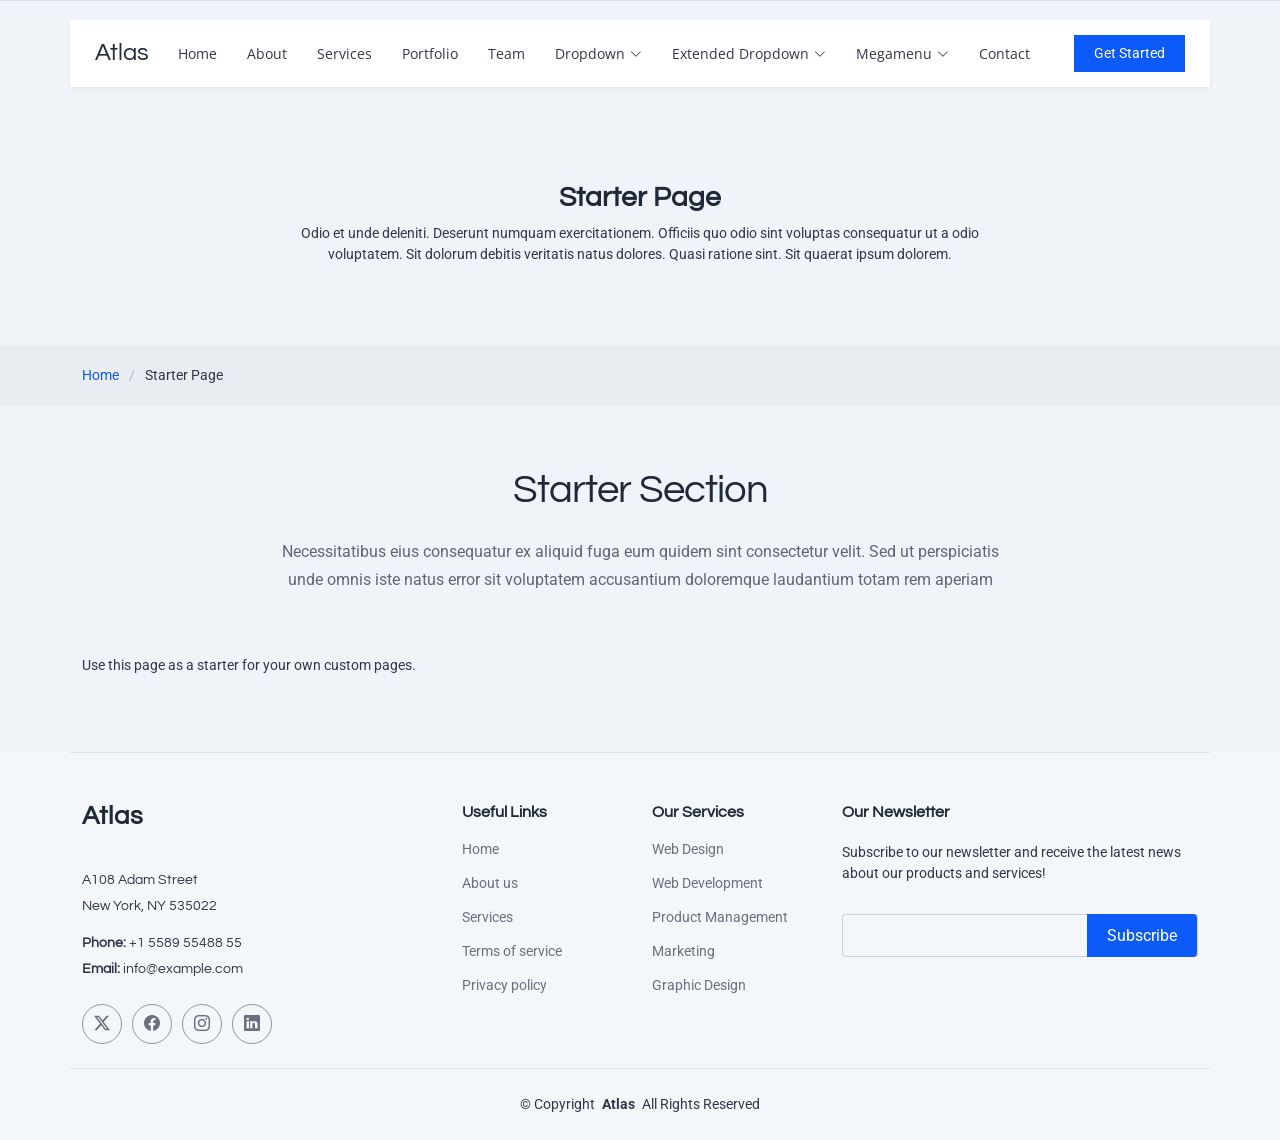
<file: starter-page.html>
<!DOCTYPE html>
<html lang="en">

<head>
  <meta charset="utf-8">
  <meta content="width=device-width, initial-scale=1.0" name="viewport">
  <title>Starter Page - Atlas Bootstrap Template</title>
  <meta name="description" content="">
  <meta name="keywords" content="">

  <!-- Favicons -->
  <link href="assets/img/favicon.png" rel="icon">
  <link href="assets/img/apple-touch-icon.png" rel="apple-touch-icon">

  <!-- Fonts -->
  <link href="https://fonts.googleapis.com" rel="preconnect">
  <link href="https://fonts.gstatic.com" rel="preconnect" crossorigin>
  <link href="https://fonts.googleapis.com/css2?family=Roboto:ital,wght@0,100;0,300;0,400;0,500;0,700;0,900;1,100;1,300;1,400;1,500;1,700;1,900&family=Open+Sans:ital,wght@0,300;0,400;0,500;0,600;0,700;0,800;1,300;1,400;1,500;1,600;1,700;1,800&family=Questrial:wght@400&display=swap" rel="stylesheet">

  <!-- Vendor CSS Files -->
  <link href="assets/vendor/bootstrap/css/bootstrap.min.css" rel="stylesheet">
  <link href="assets/vendor/bootstrap-icons/bootstrap-icons.css" rel="stylesheet">
  <link href="assets/vendor/glightbox/css/glightbox.min.css" rel="stylesheet">
  <link href="assets/vendor/swiper/swiper-bundle.min.css" rel="stylesheet">

  <!-- Main CSS File -->
  <link href="assets/css/main.css" rel="stylesheet">

  <!-- =======================================================
  * Template Name: Atlas
  * Template URL: https://bootstrapmade.com/newtemplate-bootstrap-website-template/
  * Updated: Mar 19 2026 with Bootstrap v5.3.8
  * Author: BootstrapMade.com
  * License: https://bootstrapmade.com/license/
  ======================================================== -->
</head>

<body class="starter-page-page">

  <header id="header" class="header d-flex align-items-center fixed-top">
    <div class="header-container container-fluid container-xl position-relative d-flex align-items-center justify-content-between">

      <a href="index.html" class="logo d-flex align-items-center me-auto me-xl-0">
        <!-- Uncomment the line below if you also wish to use an image logo -->
        <!-- <img src="assets/img/logo.webp" alt=""> -->
        <h1 class="sitename">Atlas</h1>
      </a>

      <nav id="navmenu" class="navmenu">
        <ul>
          <li><a href="#hero">Home</a></li>
          <li><a href="#about">About</a></li>
          <li><a href="#services">Services</a></li>
          <li><a href="#portfolio">Portfolio</a></li>
          <li><a href="#team">Team</a></li>
          <li class="dropdown"><a href="#"><span>Dropdown</span> <i class="bi bi-chevron-down toggle-dropdown"></i></a>
            <ul>
              <li><a href="#">Dropdown 1</a></li>
              <li class="dropdown"><a href="#"><span>Deep Dropdown</span> <i class="bi bi-chevron-down toggle-dropdown"></i></a>
                <ul>
                  <li><a href="#">Deep Dropdown 1</a></li>
                  <li><a href="#">Deep Dropdown 2</a></li>
                  <li><a href="#">Deep Dropdown 3</a></li>
                  <li><a href="#">Deep Dropdown 4</a></li>
                  <li><a href="#">Deep Dropdown 5</a></li>
                </ul>
              </li>
              <li><a href="#">Dropdown 2</a></li>
              <li><a href="#">Dropdown 3</a></li>
              <li><a href="#">Dropdown 4</a></li>
            </ul>
          </li>

          <li class="dropdown extended-dropdown-2"><a href="#"><span>Extended Dropdown</span> <i class="bi bi-chevron-down toggle-dropdown"></i></a>
            <ul>
              <li>
                <a href="#">
                  <div class="menu-item-content">
                    <div class="menu-icon">
                      <i class="bi bi-speedometer2"></i>
                    </div>
                    <div class="menu-text">
                      <span class="menu-title">Analytics Dashboard</span>
                      <span class="menu-description">Track your performance metrics</span>
                    </div>
                  </div>
                  <div class="menu-badge">New</div>
                </a>
              </li>
              <li>
                <a href="#">
                  <div class="menu-item-content">
                    <div class="menu-icon">
                      <i class="bi bi-people"></i>
                    </div>
                    <div class="menu-text">
                      <span class="menu-title">Team Management</span>
                      <span class="menu-description">Manage your team members</span>
                    </div>
                  </div>
                </a>
              </li>
              <li>
                <a href="#">
                  <div class="menu-item-content">
                    <div class="menu-icon">
                      <i class="bi bi-graph-up"></i>
                    </div>
                    <div class="menu-text">
                      <span class="menu-title">Sales Reports</span>
                      <span class="menu-description">Review financial statistics</span>
                    </div>
                  </div>
                  <div class="menu-badge hot">Hot</div>
                </a>
              </li>
              <li>
                <a href="#">
                  <div class="menu-item-content">
                    <div class="menu-icon">
                      <i class="bi bi-shield-lock"></i>
                    </div>
                    <div class="menu-text">
                      <span class="menu-title">Security Center</span>
                      <span class="menu-description">Manage privacy settings</span>
                    </div>
                  </div>
                </a>
              </li>
              <li>
                <a href="#">
                  <div class="menu-item-content">
                    <div class="menu-icon">
                      <i class="bi bi-chat-dots"></i>
                    </div>
                    <div class="menu-text">
                      <span class="menu-title">Message Center</span>
                      <span class="menu-description">Check your notifications</span>
                    </div>
                  </div>
                  <div class="menu-badge updates">5</div>
                </a>
              </li>
            </ul>
          </li>

          <!-- Megamenu 2 -->
          <li class="megamenu-2"><a href="#"><span>Megamenu</span> <i class="bi bi-chevron-down toggle-dropdown"></i></a>

            <!-- Mobile Megamenu -->
            <ul class="mobile-megamenu">

              <li><a href="#">Product Analytics</a></li>
              <li><a href="#">Customer Insights</a></li>
              <li><a href="#">Market Research</a></li>

              <li class="dropdown"><a href="#"><span>Enterprise Software</span> <i class="bi bi-chevron-down toggle-dropdown"></i></a>
                <ul>
                  <li><a href="#">CRM Solutions</a></li>
                  <li><a href="#">ERP Systems</a></li>
                  <li><a href="#">Workflow Automation</a></li>
                  <li><a href="#">Document Management</a></li>
                  <li><a href="#">Business Intelligence</a></li>
                  <li><a href="#">Integration Platform</a></li>
                </ul>
              </li>

              <li class="dropdown"><a href="#"><span>Development Tools</span> <i class="bi bi-chevron-down toggle-dropdown"></i></a>
                <ul>
                  <li><a href="#">Code Editors</a></li>
                  <li><a href="#">Version Control</a></li>
                  <li><a href="#">Testing Frameworks</a></li>
                  <li><a href="#">Deployment Tools</a></li>
                  <li><a href="#">API Management</a></li>
                  <li><a href="#">Performance Monitoring</a></li>
                </ul>
              </li>

              <li class="dropdown"><a href="#"><span>Creative Suite</span> <i class="bi bi-chevron-down toggle-dropdown"></i></a>
                <ul>
                  <li><a href="#">Design Software</a></li>
                  <li><a href="#">Video Editing</a></li>
                  <li><a href="#">Audio Production</a></li>
                  <li><a href="#">Animation Tools</a></li>
                  <li><a href="#">Photo Editing</a></li>
                  <li><a href="#">3D Modeling</a></li>
                </ul>
              </li>

              <li class="dropdown"><a href="#"><span>Resources</span> <i class="bi bi-chevron-down toggle-dropdown"></i></a>
                <ul>
                  <li><a href="#">Documentation</a></li>
                  <li><a href="#">Tutorials</a></li>
                  <li><a href="#">Community</a></li>
                  <li><a href="#">Blog Posts</a></li>
                </ul>
              </li>

            </ul><!-- End Mobile Megamenu -->

            <!-- Desktop Megamenu -->
            <div class="desktop-megamenu">

              <div class="tab-navigation">
                <ul class="nav nav-tabs flex-column" id="7525-megamenu-tabs" role="tablist">
                  <li class="nav-item" role="presentation">
                    <button class="nav-link active" id="7525-tab-1-tab" data-bs-toggle="tab" data-bs-target="#7525-tab-1" type="button" role="tab" aria-controls="7525-tab-1" aria-selected="true">
                      <i class="bi bi-building-gear"></i>
                      <span>Enterprise Software</span>
                    </button>
                  </li>
                  <li class="nav-item" role="presentation">
                    <button class="nav-link" id="7525-tab-2-tab" data-bs-toggle="tab" data-bs-target="#7525-tab-2" type="button" role="tab" aria-controls="7525-tab-2" aria-selected="false">
                      <i class="bi bi-code-slash"></i>
                      <span>Development Tools</span>
                    </button>
                  </li>
                  <li class="nav-item" role="presentation">
                    <button class="nav-link" id="7525-tab-3-tab" data-bs-toggle="tab" data-bs-target="#7525-tab-3" type="button" role="tab" aria-controls="7525-tab-3" aria-selected="false">
                      <i class="bi bi-palette"></i>
                      <span>Creative Suite</span>
                    </button>
                  </li>
                  <li class="nav-item" role="presentation">
                    <button class="nav-link" id="7525-tab-4-tab" data-bs-toggle="tab" data-bs-target="#7525-tab-4" type="button" role="tab" aria-controls="7525-tab-4" aria-selected="false">
                      <i class="bi bi-journal-text"></i>
                      <span>Resources</span>
                    </button>
                  </li>
                </ul>
              </div>

              <div class="tab-content">

                <!-- Enterprise Software Tab -->
                <div class="tab-pane fade show active" id="7525-tab-1" role="tabpanel" aria-labelledby="7525-tab-1-tab">
                  <div class="content-grid">
                    <div class="product-section">
                      <h4>Core Solutions</h4>
                      <div class="product-list">
                        <a href="#" class="product-link">
                          <i class="bi bi-people"></i>
                          <div>
                            <span>CRM Solutions</span>
                            <small>Manage customer relationships effectively</small>
                          </div>
                        </a>
                        <a href="#" class="product-link">
                          <i class="bi bi-diagram-3"></i>
                          <div>
                            <span>ERP Systems</span>
                            <small>Integrate all business processes</small>
                          </div>
                        </a>
                        <a href="#" class="product-link">
                          <i class="bi bi-gear-wide"></i>
                          <div>
                            <span>Workflow Automation</span>
                            <small>Streamline repetitive tasks</small>
                          </div>
                        </a>
                      </div>
                    </div>

                    <div class="product-section">
                      <h4>Data &amp; Analytics</h4>
                      <div class="product-list">
                        <a href="#" class="product-link">
                          <i class="bi bi-file-earmark-text"></i>
                          <div>
                            <span>Document Management</span>
                            <small>Organize and secure documents</small>
                          </div>
                        </a>
                        <a href="#" class="product-link">
                          <i class="bi bi-bar-chart"></i>
                          <div>
                            <span>Business Intelligence</span>
                            <small>Make data-driven decisions</small>
                          </div>
                        </a>
                        <a href="#" class="product-link">
                          <i class="bi bi-share"></i>
                          <div>
                            <span>Integration Platform</span>
                            <small>Connect all your systems</small>
                          </div>
                        </a>
                      </div>
                    </div>
                  </div>

                  <div class="featured-banner">
                    <div class="banner-content">
                      <img src="assets/img/misc/misc-7.webp" alt="Enterprise Solutions" class="banner-image">
                      <div class="banner-info">
                        <h5>Enterprise Package</h5>
                        <p>Comprehensive business management solution with advanced features and 24/7 support.</p>
                        <a href="#" class="cta-btn">Get Started <i class="bi bi-arrow-right"></i></a>
                      </div>
                    </div>
                  </div>
                </div>

                <!-- Development Tools Tab -->
                <div class="tab-pane fade" id="7525-tab-2" role="tabpanel" aria-labelledby="7525-tab-2-tab">
                  <div class="content-grid">
                    <div class="product-section">
                      <h4>Code &amp; Build</h4>
                      <div class="product-list">
                        <a href="#" class="product-link">
                          <i class="bi bi-code-square"></i>
                          <div>
                            <span>Code Editors</span>
                            <small>Advanced development environment</small>
                          </div>
                        </a>
                        <a href="#" class="product-link">
                          <i class="bi bi-git"></i>
                          <div>
                            <span>Version Control</span>
                            <small>Track changes and collaborate</small>
                          </div>
                        </a>
                        <a href="#" class="product-link">
                          <i class="bi bi-check2-square"></i>
                          <div>
                            <span>Testing Frameworks</span>
                            <small>Ensure code quality</small>
                          </div>
                        </a>
                      </div>
                    </div>

                    <div class="product-section">
                      <h4>Deploy &amp; Monitor</h4>
                      <div class="product-list">
                        <a href="#" class="product-link">
                          <i class="bi bi-cloud-upload"></i>
                          <div>
                            <span>Deployment Tools</span>
                            <small>Seamless application deployment</small>
                          </div>
                        </a>
                        <a href="#" class="product-link">
                          <i class="bi bi-api"></i>
                          <div>
                            <span>API Management</span>
                            <small>Design and manage APIs</small>
                          </div>
                        </a>
                        <a href="#" class="product-link">
                          <i class="bi bi-speedometer2"></i>
                          <div>
                            <span>Performance Monitoring</span>
                            <small>Track application performance</small>
                          </div>
                        </a>
                      </div>
                    </div>
                  </div>

                  <div class="featured-banner">
                    <div class="banner-content">
                      <img src="assets/img/misc/misc-12.webp" alt="Development Tools" class="banner-image">
                      <div class="banner-info">
                        <h5>Developer Suite</h5>
                        <p>Complete toolkit for modern development teams with integrated CI/CD pipelines.</p>
                        <a href="#" class="cta-btn">Explore Tools <i class="bi bi-arrow-right"></i></a>
                      </div>
                    </div>
                  </div>
                </div>

                <!-- Creative Suite Tab -->
                <div class="tab-pane fade" id="7525-tab-3" role="tabpanel" aria-labelledby="7525-tab-3-tab">
                  <div class="content-grid">
                    <div class="product-section">
                      <h4>Design &amp; Visual</h4>
                      <div class="product-list">
                        <a href="#" class="product-link">
                          <i class="bi bi-brush"></i>
                          <div>
                            <span>Design Software</span>
                            <small>Professional graphic design tools</small>
                          </div>
                        </a>
                        <a href="#" class="product-link">
                          <i class="bi bi-camera-video"></i>
                          <div>
                            <span>Video Editing</span>
                            <small>Professional video production</small>
                          </div>
                        </a>
                        <a href="#" class="product-link">
                          <i class="bi bi-image"></i>
                          <div>
                            <span>Photo Editing</span>
                            <small>Advanced image manipulation</small>
                          </div>
                        </a>
                      </div>
                    </div>

                    <div class="product-section">
                      <h4>Media Production</h4>
                      <div class="product-list">
                        <a href="#" class="product-link">
                          <i class="bi bi-music-note"></i>
                          <div>
                            <span>Audio Production</span>
                            <small>Professional audio editing</small>
                          </div>
                        </a>
                        <a href="#" class="product-link">
                          <i class="bi bi-play-circle"></i>
                          <div>
                            <span>Animation Tools</span>
                            <small>Create stunning animations</small>
                          </div>
                        </a>
                        <a href="#" class="product-link">
                          <i class="bi bi-box"></i>
                          <div>
                            <span>3D Modeling</span>
                            <small>Advanced 3D design software</small>
                          </div>
                        </a>
                      </div>
                    </div>
                  </div>

                  <div class="featured-banner">
                    <div class="banner-content">
                      <img src="assets/img/misc/misc-5.webp" alt="Creative Suite" class="banner-image">
                      <div class="banner-info">
                        <h5>Creative Pro</h5>
                        <p>Everything you need for creative projects, from concept to final production.</p>
                        <a href="#" class="cta-btn">Start Creating <i class="bi bi-arrow-right"></i></a>
                      </div>
                    </div>
                  </div>
                </div>

                <!-- Resources Tab -->
                <div class="tab-pane fade" id="7525-tab-4" role="tabpanel" aria-labelledby="7525-tab-4-tab">
                  <div class="resources-layout">
                    <div class="resource-categories">
                      <div class="resource-category">
                        <i class="bi bi-book"></i>
                        <h5>Documentation</h5>
                        <p>Comprehensive guides and API references for all our products and services.</p>
                        <a href="#" class="resource-link">Browse Docs <i class="bi bi-arrow-right"></i></a>
                      </div>
                      <div class="resource-category">
                        <i class="bi bi-play-circle"></i>
                        <h5>Video Tutorials</h5>
                        <p>Step-by-step video guides to help you get the most out of our solutions.</p>
                        <a href="#" class="resource-link">Watch Tutorials <i class="bi bi-arrow-right"></i></a>
                      </div>
                      <div class="resource-category">
                        <i class="bi bi-chat-square-dots"></i>
                        <h5>Community Forum</h5>
                        <p>Connect with other users, share tips, and get answers to your questions.</p>
                        <a href="#" class="resource-link">Join Community <i class="bi bi-arrow-right"></i></a>
                      </div>
                      <div class="resource-category">
                        <i class="bi bi-newspaper"></i>
                        <h5>Blog &amp; Articles</h5>
                        <p>Latest insights, best practices, and industry trends from our experts.</p>
                        <a href="#" class="resource-link">Read Blog <i class="bi bi-arrow-right"></i></a>
                      </div>
                    </div>
                  </div>
                </div>

              </div>

            </div><!-- End Desktop Megamenu -->

          </li><!-- End Mega Menu 2 -->

          <li><a href="#contact">Contact</a></li>

        </ul>
        <i class="mobile-nav-toggle d-xl-none bi bi-list"></i>
      </nav>

      <a class="btn-getstarted" href="index.html#about">Get Started</a>

    </div>
  </header>

  <main class="main">

    <!-- Page Title -->
    <div class="page-title">
      <div class="heading">
        <div class="container">
          <div class="row d-flex justify-content-center text-center">
            <div class="col-lg-8">
              <h1 class="heading-title">Starter Page</h1>
              <p class="mb-0">
                Odio et unde deleniti. Deserunt numquam exercitationem. Officiis quo
                odio sint voluptas consequatur ut a odio voluptatem. Sit dolorum
                debitis veritatis natus dolores. Quasi ratione sint. Sit quaerat
                ipsum dolorem.
              </p>
            </div>
          </div>
        </div>
      </div>
      <nav class="breadcrumbs">
        <div class="container">
          <ol>
            <li><a href="index.html">Home</a></li>
            <li class="current">Starter Page</li>
          </ol>
        </div>
      </nav>
    </div><!-- End Page Title -->

    <!-- Starter Section Section -->
    <section id="starter-section" class="starter-section section">

      <!-- Section Title -->
      <div class="container section-title">
        <h2>Starter Section</h2>
        <p>Necessitatibus eius consequatur ex aliquid fuga eum quidem sint consectetur velit. Sed ut perspiciatis unde omnis iste natus error sit voluptatem accusantium doloremque laudantium totam rem aperiam</p>
      </div><!-- End Section Title -->

      <div class="container">
        <p>Use this page as a starter for your own custom pages.</p>
      </div>

    </section><!-- /Starter Section Section -->

  </main>

  <footer id="footer" class="footer light-background">

    <div class="container footer-top">
      <div class="row gy-4">
        <div class="col-lg-4 col-md-6 footer-about">
          <a href="index.html" class="logo d-flex align-items-center">
            <span class="sitename">Atlas</span>
          </a>
          <div class="footer-contact pt-3">
            <p>A108 Adam Street</p>
            <p>New York, NY 535022</p>
            <p class="mt-3"><strong>Phone:</strong> <span>+1 5589 55488 55</span></p>
            <p><strong>Email:</strong> <span>info@example.com</span></p>
          </div>
          <div class="social-links d-flex mt-4">
            <a href=""><i class="bi bi-twitter-x"></i></a>
            <a href=""><i class="bi bi-facebook"></i></a>
            <a href=""><i class="bi bi-instagram"></i></a>
            <a href=""><i class="bi bi-linkedin"></i></a>
          </div>
        </div>

        <div class="col-lg-2 col-md-3 footer-links">
          <h4>Useful Links</h4>
          <ul>
            <li><a href="#">Home</a></li>
            <li><a href="#">About us</a></li>
            <li><a href="#">Services</a></li>
            <li><a href="#">Terms of service</a></li>
            <li><a href="#">Privacy policy</a></li>
          </ul>
        </div>

        <div class="col-lg-2 col-md-3 footer-links">
          <h4>Our Services</h4>
          <ul>
            <li><a href="#">Web Design</a></li>
            <li><a href="#">Web Development</a></li>
            <li><a href="#">Product Management</a></li>
            <li><a href="#">Marketing</a></li>
            <li><a href="#">Graphic Design</a></li>
          </ul>
        </div>

        <div class="col-lg-4 col-md-12 footer-newsletter">
          <h4>Our Newsletter</h4>
          <p>Subscribe to our newsletter and receive the latest news about our products and services!</p>
          <form action="forms/newsletter.php" method="post" class="php-email-form">
            <div class="newsletter-form"><input type="email" name="email"><input type="submit" value="Subscribe"></div>
            <div class="loading">Loading</div>
            <div class="error-message"></div>
            <div class="sent-message">Your subscription request has been sent. Thank you!</div>
          </form>
        </div>

      </div>
    </div>

    <div class="container copyright text-center mt-4">
      <p>© <span>Copyright</span> <strong class="px-1 sitename">Atlas</strong> <span>All Rights Reserved</span></p>
    </div>

  </footer>

  <!-- Scroll Top -->
  <a href="#" id="scroll-top" class="scroll-top d-flex align-items-center justify-content-center"><i class="bi bi-arrow-up-short"></i></a>

  <!-- Preloader -->
  <div id="preloader"></div>

  <!-- Vendor JS Files -->
  <script src="assets/vendor/bootstrap/js/bootstrap.bundle.min.js"></script>
  <script src="assets/vendor/php-email-form/validate.js"></script>
  <script src="assets/vendor/glightbox/js/glightbox.min.js"></script>
  <script src="assets/vendor/purecounter/purecounter_vanilla.js"></script>
  <script src="assets/vendor/imagesloaded/imagesloaded.pkgd.min.js"></script>
  <script src="assets/vendor/isotope-layout/isotope.pkgd.min.js"></script>
  <script src="assets/vendor/swiper/swiper-bundle.min.js"></script>

  <!-- Main JS File -->
  <script src="assets/js/main.js"></script>

</body>

</html>
</file>
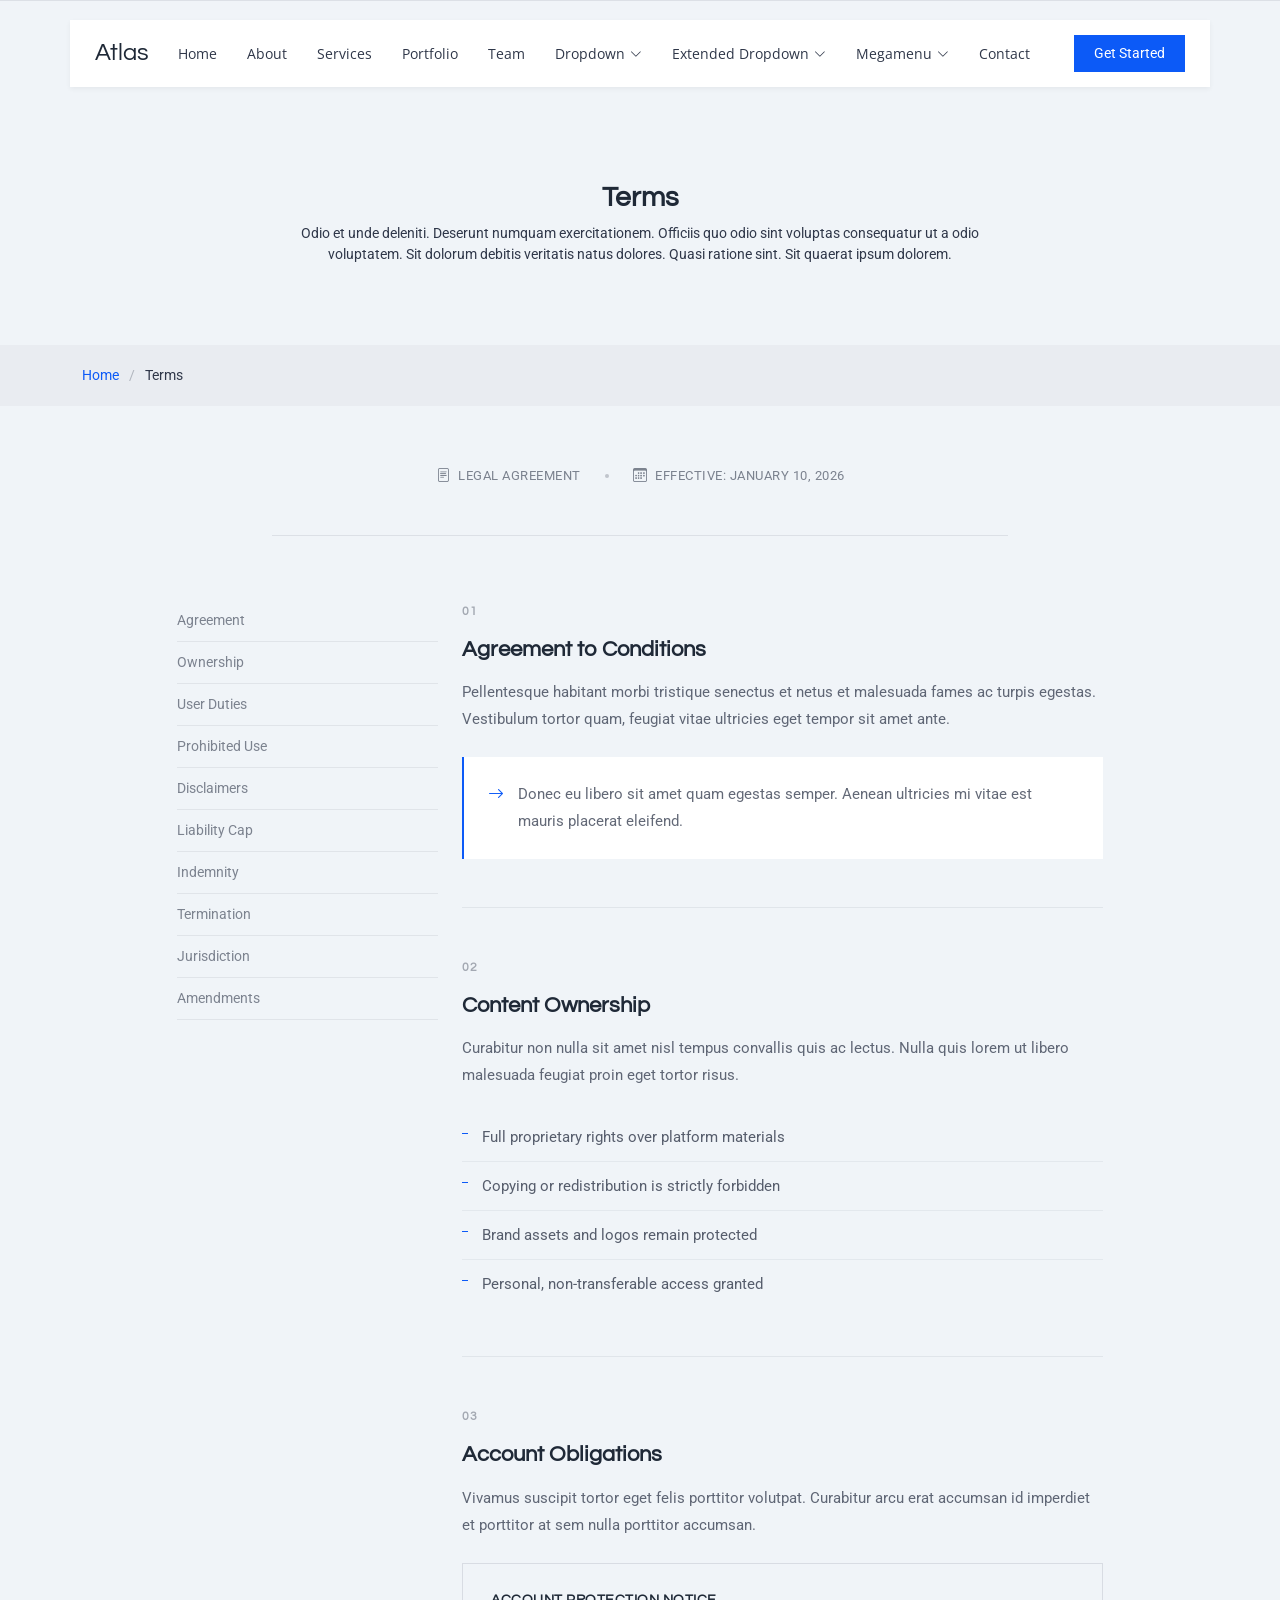
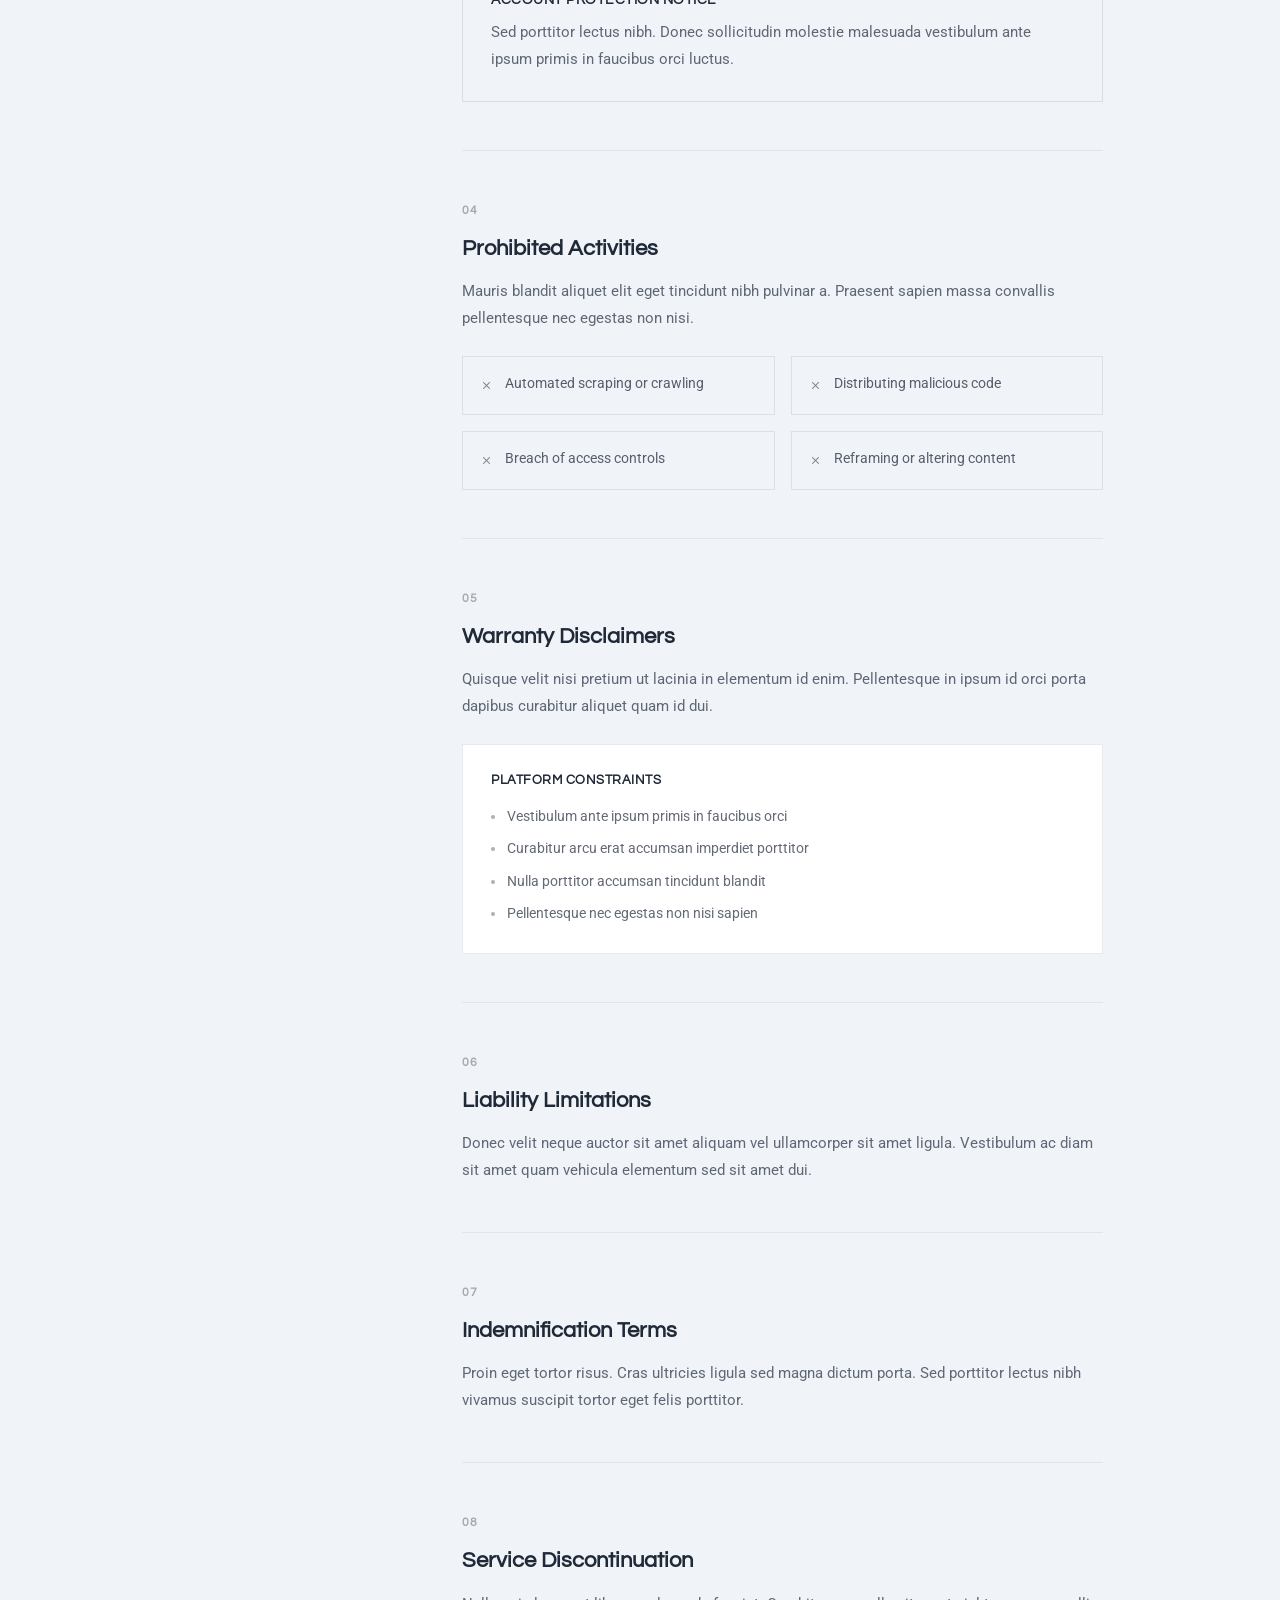
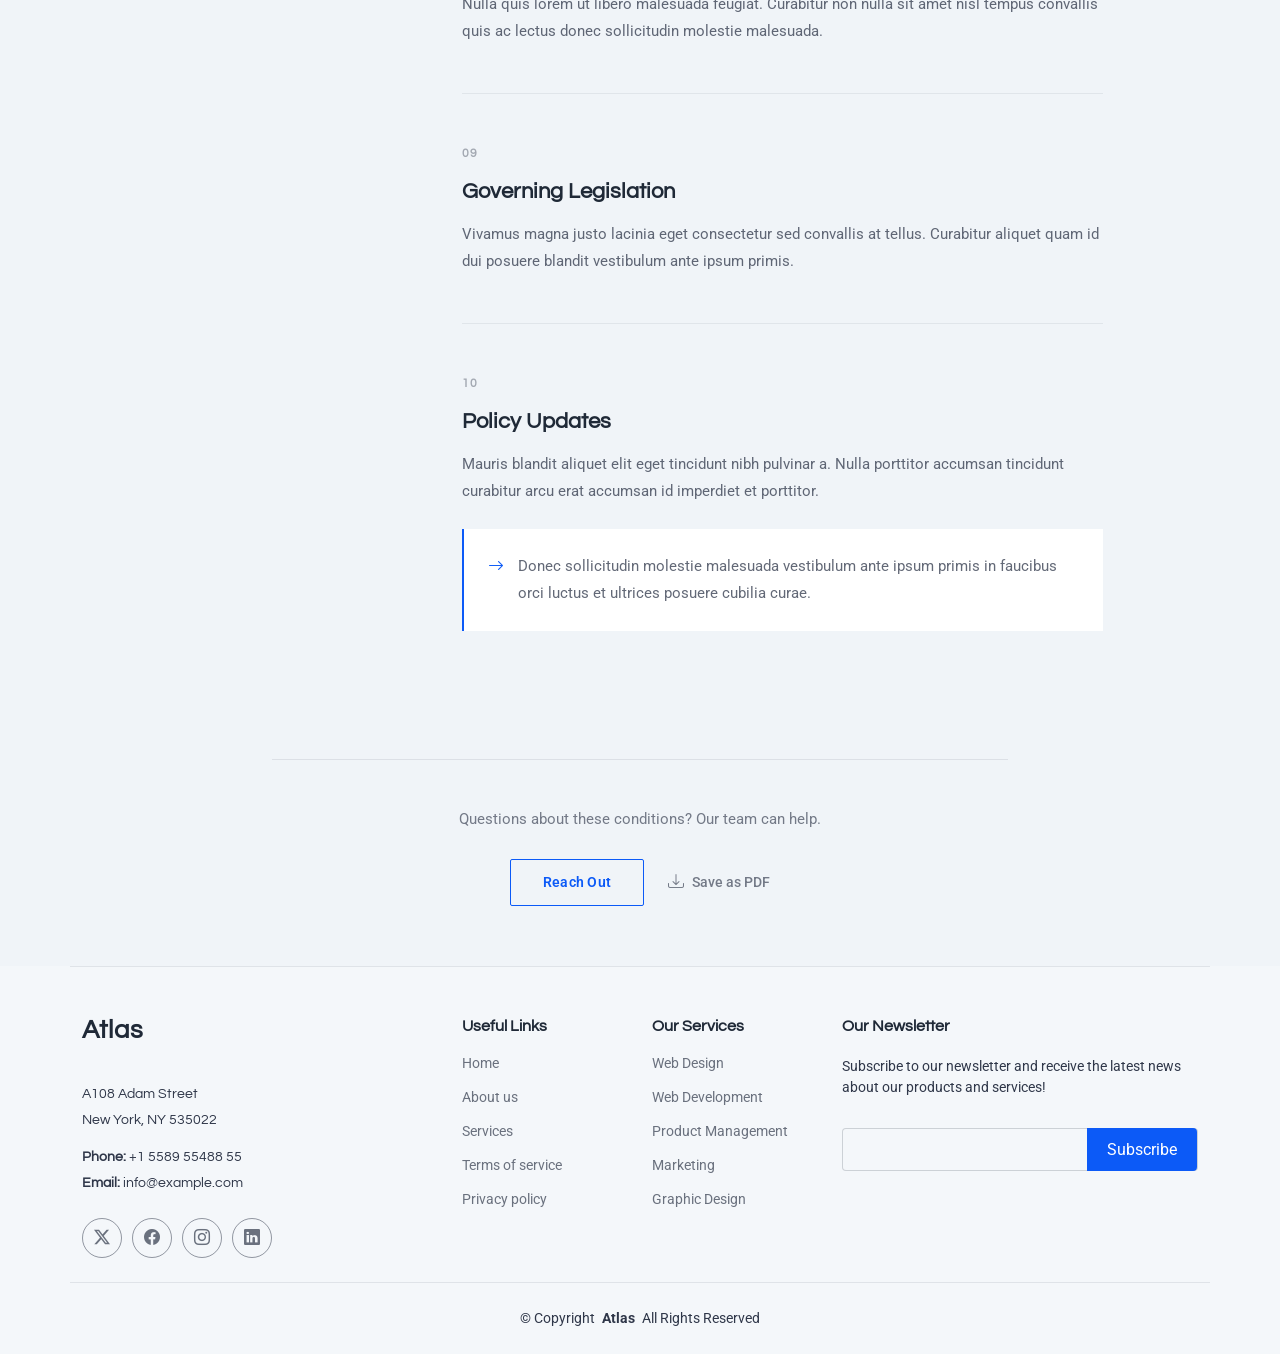
<file: terms.html>
<!DOCTYPE html>
<html lang="en">

<head>
  <meta charset="utf-8">
  <meta content="width=device-width, initial-scale=1.0" name="viewport">
  <title>Terms - Atlas Bootstrap Template</title>
  <meta name="description" content="">
  <meta name="keywords" content="">

  <!-- Favicons -->
  <link href="assets/img/favicon.png" rel="icon">
  <link href="assets/img/apple-touch-icon.png" rel="apple-touch-icon">

  <!-- Fonts -->
  <link href="https://fonts.googleapis.com" rel="preconnect">
  <link href="https://fonts.gstatic.com" rel="preconnect" crossorigin>
  <link href="https://fonts.googleapis.com/css2?family=Roboto:ital,wght@0,100;0,300;0,400;0,500;0,700;0,900;1,100;1,300;1,400;1,500;1,700;1,900&family=Open+Sans:ital,wght@0,300;0,400;0,500;0,600;0,700;0,800;1,300;1,400;1,500;1,600;1,700;1,800&family=Questrial:wght@400&display=swap" rel="stylesheet">

  <!-- Vendor CSS Files -->
  <link href="assets/vendor/bootstrap/css/bootstrap.min.css" rel="stylesheet">
  <link href="assets/vendor/bootstrap-icons/bootstrap-icons.css" rel="stylesheet">
  <link href="assets/vendor/glightbox/css/glightbox.min.css" rel="stylesheet">
  <link href="assets/vendor/swiper/swiper-bundle.min.css" rel="stylesheet">

  <!-- Main CSS File -->
  <link href="assets/css/main.css" rel="stylesheet">

  <!-- =======================================================
  * Template Name: Atlas
  * Template URL: https://bootstrapmade.com/newtemplate-bootstrap-website-template/
  * Updated: Mar 19 2026 with Bootstrap v5.3.8
  * Author: BootstrapMade.com
  * License: https://bootstrapmade.com/license/
  ======================================================== -->
</head>

<body class="terms-page">

  <header id="header" class="header d-flex align-items-center fixed-top">
    <div class="header-container container-fluid container-xl position-relative d-flex align-items-center justify-content-between">

      <a href="index.html" class="logo d-flex align-items-center me-auto me-xl-0">
        <!-- Uncomment the line below if you also wish to use an image logo -->
        <!-- <img src="assets/img/logo.webp" alt=""> -->
        <h1 class="sitename">Atlas</h1>
      </a>

      <nav id="navmenu" class="navmenu">
        <ul>
          <li><a href="#hero">Home</a></li>
          <li><a href="#about">About</a></li>
          <li><a href="#services">Services</a></li>
          <li><a href="#portfolio">Portfolio</a></li>
          <li><a href="#team">Team</a></li>
          <li class="dropdown"><a href="#"><span>Dropdown</span> <i class="bi bi-chevron-down toggle-dropdown"></i></a>
            <ul>
              <li><a href="#">Dropdown 1</a></li>
              <li class="dropdown"><a href="#"><span>Deep Dropdown</span> <i class="bi bi-chevron-down toggle-dropdown"></i></a>
                <ul>
                  <li><a href="#">Deep Dropdown 1</a></li>
                  <li><a href="#">Deep Dropdown 2</a></li>
                  <li><a href="#">Deep Dropdown 3</a></li>
                  <li><a href="#">Deep Dropdown 4</a></li>
                  <li><a href="#">Deep Dropdown 5</a></li>
                </ul>
              </li>
              <li><a href="#">Dropdown 2</a></li>
              <li><a href="#">Dropdown 3</a></li>
              <li><a href="#">Dropdown 4</a></li>
            </ul>
          </li>

          <li class="dropdown extended-dropdown-2"><a href="#"><span>Extended Dropdown</span> <i class="bi bi-chevron-down toggle-dropdown"></i></a>
            <ul>
              <li>
                <a href="#">
                  <div class="menu-item-content">
                    <div class="menu-icon">
                      <i class="bi bi-speedometer2"></i>
                    </div>
                    <div class="menu-text">
                      <span class="menu-title">Analytics Dashboard</span>
                      <span class="menu-description">Track your performance metrics</span>
                    </div>
                  </div>
                  <div class="menu-badge">New</div>
                </a>
              </li>
              <li>
                <a href="#">
                  <div class="menu-item-content">
                    <div class="menu-icon">
                      <i class="bi bi-people"></i>
                    </div>
                    <div class="menu-text">
                      <span class="menu-title">Team Management</span>
                      <span class="menu-description">Manage your team members</span>
                    </div>
                  </div>
                </a>
              </li>
              <li>
                <a href="#">
                  <div class="menu-item-content">
                    <div class="menu-icon">
                      <i class="bi bi-graph-up"></i>
                    </div>
                    <div class="menu-text">
                      <span class="menu-title">Sales Reports</span>
                      <span class="menu-description">Review financial statistics</span>
                    </div>
                  </div>
                  <div class="menu-badge hot">Hot</div>
                </a>
              </li>
              <li>
                <a href="#">
                  <div class="menu-item-content">
                    <div class="menu-icon">
                      <i class="bi bi-shield-lock"></i>
                    </div>
                    <div class="menu-text">
                      <span class="menu-title">Security Center</span>
                      <span class="menu-description">Manage privacy settings</span>
                    </div>
                  </div>
                </a>
              </li>
              <li>
                <a href="#">
                  <div class="menu-item-content">
                    <div class="menu-icon">
                      <i class="bi bi-chat-dots"></i>
                    </div>
                    <div class="menu-text">
                      <span class="menu-title">Message Center</span>
                      <span class="menu-description">Check your notifications</span>
                    </div>
                  </div>
                  <div class="menu-badge updates">5</div>
                </a>
              </li>
            </ul>
          </li>

          <!-- Megamenu 2 -->
          <li class="megamenu-2"><a href="#"><span>Megamenu</span> <i class="bi bi-chevron-down toggle-dropdown"></i></a>

            <!-- Mobile Megamenu -->
            <ul class="mobile-megamenu">

              <li><a href="#">Product Analytics</a></li>
              <li><a href="#">Customer Insights</a></li>
              <li><a href="#">Market Research</a></li>

              <li class="dropdown"><a href="#"><span>Enterprise Software</span> <i class="bi bi-chevron-down toggle-dropdown"></i></a>
                <ul>
                  <li><a href="#">CRM Solutions</a></li>
                  <li><a href="#">ERP Systems</a></li>
                  <li><a href="#">Workflow Automation</a></li>
                  <li><a href="#">Document Management</a></li>
                  <li><a href="#">Business Intelligence</a></li>
                  <li><a href="#">Integration Platform</a></li>
                </ul>
              </li>

              <li class="dropdown"><a href="#"><span>Development Tools</span> <i class="bi bi-chevron-down toggle-dropdown"></i></a>
                <ul>
                  <li><a href="#">Code Editors</a></li>
                  <li><a href="#">Version Control</a></li>
                  <li><a href="#">Testing Frameworks</a></li>
                  <li><a href="#">Deployment Tools</a></li>
                  <li><a href="#">API Management</a></li>
                  <li><a href="#">Performance Monitoring</a></li>
                </ul>
              </li>

              <li class="dropdown"><a href="#"><span>Creative Suite</span> <i class="bi bi-chevron-down toggle-dropdown"></i></a>
                <ul>
                  <li><a href="#">Design Software</a></li>
                  <li><a href="#">Video Editing</a></li>
                  <li><a href="#">Audio Production</a></li>
                  <li><a href="#">Animation Tools</a></li>
                  <li><a href="#">Photo Editing</a></li>
                  <li><a href="#">3D Modeling</a></li>
                </ul>
              </li>

              <li class="dropdown"><a href="#"><span>Resources</span> <i class="bi bi-chevron-down toggle-dropdown"></i></a>
                <ul>
                  <li><a href="#">Documentation</a></li>
                  <li><a href="#">Tutorials</a></li>
                  <li><a href="#">Community</a></li>
                  <li><a href="#">Blog Posts</a></li>
                </ul>
              </li>

            </ul><!-- End Mobile Megamenu -->

            <!-- Desktop Megamenu -->
            <div class="desktop-megamenu">

              <div class="tab-navigation">
                <ul class="nav nav-tabs flex-column" id="7525-megamenu-tabs" role="tablist">
                  <li class="nav-item" role="presentation">
                    <button class="nav-link active" id="7525-tab-1-tab" data-bs-toggle="tab" data-bs-target="#7525-tab-1" type="button" role="tab" aria-controls="7525-tab-1" aria-selected="true">
                      <i class="bi bi-building-gear"></i>
                      <span>Enterprise Software</span>
                    </button>
                  </li>
                  <li class="nav-item" role="presentation">
                    <button class="nav-link" id="7525-tab-2-tab" data-bs-toggle="tab" data-bs-target="#7525-tab-2" type="button" role="tab" aria-controls="7525-tab-2" aria-selected="false">
                      <i class="bi bi-code-slash"></i>
                      <span>Development Tools</span>
                    </button>
                  </li>
                  <li class="nav-item" role="presentation">
                    <button class="nav-link" id="7525-tab-3-tab" data-bs-toggle="tab" data-bs-target="#7525-tab-3" type="button" role="tab" aria-controls="7525-tab-3" aria-selected="false">
                      <i class="bi bi-palette"></i>
                      <span>Creative Suite</span>
                    </button>
                  </li>
                  <li class="nav-item" role="presentation">
                    <button class="nav-link" id="7525-tab-4-tab" data-bs-toggle="tab" data-bs-target="#7525-tab-4" type="button" role="tab" aria-controls="7525-tab-4" aria-selected="false">
                      <i class="bi bi-journal-text"></i>
                      <span>Resources</span>
                    </button>
                  </li>
                </ul>
              </div>

              <div class="tab-content">

                <!-- Enterprise Software Tab -->
                <div class="tab-pane fade show active" id="7525-tab-1" role="tabpanel" aria-labelledby="7525-tab-1-tab">
                  <div class="content-grid">
                    <div class="product-section">
                      <h4>Core Solutions</h4>
                      <div class="product-list">
                        <a href="#" class="product-link">
                          <i class="bi bi-people"></i>
                          <div>
                            <span>CRM Solutions</span>
                            <small>Manage customer relationships effectively</small>
                          </div>
                        </a>
                        <a href="#" class="product-link">
                          <i class="bi bi-diagram-3"></i>
                          <div>
                            <span>ERP Systems</span>
                            <small>Integrate all business processes</small>
                          </div>
                        </a>
                        <a href="#" class="product-link">
                          <i class="bi bi-gear-wide"></i>
                          <div>
                            <span>Workflow Automation</span>
                            <small>Streamline repetitive tasks</small>
                          </div>
                        </a>
                      </div>
                    </div>

                    <div class="product-section">
                      <h4>Data &amp; Analytics</h4>
                      <div class="product-list">
                        <a href="#" class="product-link">
                          <i class="bi bi-file-earmark-text"></i>
                          <div>
                            <span>Document Management</span>
                            <small>Organize and secure documents</small>
                          </div>
                        </a>
                        <a href="#" class="product-link">
                          <i class="bi bi-bar-chart"></i>
                          <div>
                            <span>Business Intelligence</span>
                            <small>Make data-driven decisions</small>
                          </div>
                        </a>
                        <a href="#" class="product-link">
                          <i class="bi bi-share"></i>
                          <div>
                            <span>Integration Platform</span>
                            <small>Connect all your systems</small>
                          </div>
                        </a>
                      </div>
                    </div>
                  </div>

                  <div class="featured-banner">
                    <div class="banner-content">
                      <img src="assets/img/misc/misc-7.webp" alt="Enterprise Solutions" class="banner-image">
                      <div class="banner-info">
                        <h5>Enterprise Package</h5>
                        <p>Comprehensive business management solution with advanced features and 24/7 support.</p>
                        <a href="#" class="cta-btn">Get Started <i class="bi bi-arrow-right"></i></a>
                      </div>
                    </div>
                  </div>
                </div>

                <!-- Development Tools Tab -->
                <div class="tab-pane fade" id="7525-tab-2" role="tabpanel" aria-labelledby="7525-tab-2-tab">
                  <div class="content-grid">
                    <div class="product-section">
                      <h4>Code &amp; Build</h4>
                      <div class="product-list">
                        <a href="#" class="product-link">
                          <i class="bi bi-code-square"></i>
                          <div>
                            <span>Code Editors</span>
                            <small>Advanced development environment</small>
                          </div>
                        </a>
                        <a href="#" class="product-link">
                          <i class="bi bi-git"></i>
                          <div>
                            <span>Version Control</span>
                            <small>Track changes and collaborate</small>
                          </div>
                        </a>
                        <a href="#" class="product-link">
                          <i class="bi bi-check2-square"></i>
                          <div>
                            <span>Testing Frameworks</span>
                            <small>Ensure code quality</small>
                          </div>
                        </a>
                      </div>
                    </div>

                    <div class="product-section">
                      <h4>Deploy &amp; Monitor</h4>
                      <div class="product-list">
                        <a href="#" class="product-link">
                          <i class="bi bi-cloud-upload"></i>
                          <div>
                            <span>Deployment Tools</span>
                            <small>Seamless application deployment</small>
                          </div>
                        </a>
                        <a href="#" class="product-link">
                          <i class="bi bi-api"></i>
                          <div>
                            <span>API Management</span>
                            <small>Design and manage APIs</small>
                          </div>
                        </a>
                        <a href="#" class="product-link">
                          <i class="bi bi-speedometer2"></i>
                          <div>
                            <span>Performance Monitoring</span>
                            <small>Track application performance</small>
                          </div>
                        </a>
                      </div>
                    </div>
                  </div>

                  <div class="featured-banner">
                    <div class="banner-content">
                      <img src="assets/img/misc/misc-12.webp" alt="Development Tools" class="banner-image">
                      <div class="banner-info">
                        <h5>Developer Suite</h5>
                        <p>Complete toolkit for modern development teams with integrated CI/CD pipelines.</p>
                        <a href="#" class="cta-btn">Explore Tools <i class="bi bi-arrow-right"></i></a>
                      </div>
                    </div>
                  </div>
                </div>

                <!-- Creative Suite Tab -->
                <div class="tab-pane fade" id="7525-tab-3" role="tabpanel" aria-labelledby="7525-tab-3-tab">
                  <div class="content-grid">
                    <div class="product-section">
                      <h4>Design &amp; Visual</h4>
                      <div class="product-list">
                        <a href="#" class="product-link">
                          <i class="bi bi-brush"></i>
                          <div>
                            <span>Design Software</span>
                            <small>Professional graphic design tools</small>
                          </div>
                        </a>
                        <a href="#" class="product-link">
                          <i class="bi bi-camera-video"></i>
                          <div>
                            <span>Video Editing</span>
                            <small>Professional video production</small>
                          </div>
                        </a>
                        <a href="#" class="product-link">
                          <i class="bi bi-image"></i>
                          <div>
                            <span>Photo Editing</span>
                            <small>Advanced image manipulation</small>
                          </div>
                        </a>
                      </div>
                    </div>

                    <div class="product-section">
                      <h4>Media Production</h4>
                      <div class="product-list">
                        <a href="#" class="product-link">
                          <i class="bi bi-music-note"></i>
                          <div>
                            <span>Audio Production</span>
                            <small>Professional audio editing</small>
                          </div>
                        </a>
                        <a href="#" class="product-link">
                          <i class="bi bi-play-circle"></i>
                          <div>
                            <span>Animation Tools</span>
                            <small>Create stunning animations</small>
                          </div>
                        </a>
                        <a href="#" class="product-link">
                          <i class="bi bi-box"></i>
                          <div>
                            <span>3D Modeling</span>
                            <small>Advanced 3D design software</small>
                          </div>
                        </a>
                      </div>
                    </div>
                  </div>

                  <div class="featured-banner">
                    <div class="banner-content">
                      <img src="assets/img/misc/misc-5.webp" alt="Creative Suite" class="banner-image">
                      <div class="banner-info">
                        <h5>Creative Pro</h5>
                        <p>Everything you need for creative projects, from concept to final production.</p>
                        <a href="#" class="cta-btn">Start Creating <i class="bi bi-arrow-right"></i></a>
                      </div>
                    </div>
                  </div>
                </div>

                <!-- Resources Tab -->
                <div class="tab-pane fade" id="7525-tab-4" role="tabpanel" aria-labelledby="7525-tab-4-tab">
                  <div class="resources-layout">
                    <div class="resource-categories">
                      <div class="resource-category">
                        <i class="bi bi-book"></i>
                        <h5>Documentation</h5>
                        <p>Comprehensive guides and API references for all our products and services.</p>
                        <a href="#" class="resource-link">Browse Docs <i class="bi bi-arrow-right"></i></a>
                      </div>
                      <div class="resource-category">
                        <i class="bi bi-play-circle"></i>
                        <h5>Video Tutorials</h5>
                        <p>Step-by-step video guides to help you get the most out of our solutions.</p>
                        <a href="#" class="resource-link">Watch Tutorials <i class="bi bi-arrow-right"></i></a>
                      </div>
                      <div class="resource-category">
                        <i class="bi bi-chat-square-dots"></i>
                        <h5>Community Forum</h5>
                        <p>Connect with other users, share tips, and get answers to your questions.</p>
                        <a href="#" class="resource-link">Join Community <i class="bi bi-arrow-right"></i></a>
                      </div>
                      <div class="resource-category">
                        <i class="bi bi-newspaper"></i>
                        <h5>Blog &amp; Articles</h5>
                        <p>Latest insights, best practices, and industry trends from our experts.</p>
                        <a href="#" class="resource-link">Read Blog <i class="bi bi-arrow-right"></i></a>
                      </div>
                    </div>
                  </div>
                </div>

              </div>

            </div><!-- End Desktop Megamenu -->

          </li><!-- End Mega Menu 2 -->

          <li><a href="#contact">Contact</a></li>

        </ul>
        <i class="mobile-nav-toggle d-xl-none bi bi-list"></i>
      </nav>

      <a class="btn-getstarted" href="index.html#about">Get Started</a>

    </div>
  </header>

  <main class="main">

    <!-- Page Title -->
    <div class="page-title">
      <div class="heading">
        <div class="container">
          <div class="row d-flex justify-content-center text-center">
            <div class="col-lg-8">
              <h1 class="heading-title">Terms</h1>
              <p class="mb-0">
                Odio et unde deleniti. Deserunt numquam exercitationem. Officiis quo
                odio sint voluptas consequatur ut a odio voluptatem. Sit dolorum
                debitis veritatis natus dolores. Quasi ratione sint. Sit quaerat
                ipsum dolorem.
              </p>
            </div>
          </div>
        </div>
      </div>
      <nav class="breadcrumbs">
        <div class="container">
          <ol>
            <li><a href="index.html">Home</a></li>
            <li class="current">Terms</li>
          </ol>
        </div>
      </nav>
    </div><!-- End Page Title -->

    <!-- Terms Of Service Section -->
    <section id="terms-of-service" class="terms-of-service section">

      <div class="container">

        <!-- Meta Info -->
        <div class="row justify-content-center">
          <div class="col-lg-8">
            <div class="meta-bar">
              <span class="meta-item">
                <i class="bi bi-file-text"></i>
                Legal Agreement
              </span>
              <span class="meta-divider"></span>
              <span class="meta-item">
                <i class="bi bi-calendar3"></i>
                Effective: January 10, 2026
              </span>
            </div>
          </div>
        </div>

        <!-- Sidebar + Content Layout -->
        <div class="row justify-content-center">
          <div class="col-lg-3 col-md-4">
            <nav class="side-nav">
              <a href="#agreement" class="side-nav-link">Agreement</a>
              <a href="#ownership" class="side-nav-link">Ownership</a>
              <a href="#user-duties" class="side-nav-link">User Duties</a>
              <a href="#prohibited" class="side-nav-link">Prohibited Use</a>
              <a href="#disclaimers" class="side-nav-link">Disclaimers</a>
              <a href="#liability-cap" class="side-nav-link">Liability Cap</a>
              <a href="#indemnity" class="side-nav-link">Indemnity</a>
              <a href="#termination" class="side-nav-link">Termination</a>
              <a href="#jurisdiction" class="side-nav-link">Jurisdiction</a>
              <a href="#amendments" class="side-nav-link">Amendments</a>
            </nav>
          </div>

          <div class="col-lg-7 col-md-8">
            <div class="terms-content">

              <!-- Agreement Section -->
              <article id="agreement" class="content-block">
                <span class="block-label">01</span>
                <h3>Agreement to Conditions</h3>
                <p>Pellentesque habitant morbi tristique senectus et netus et malesuada fames ac turpis egestas. Vestibulum tortor quam, feugiat vitae ultricies eget tempor sit amet ante.</p>
                <div class="info-note">
                  <i class="bi bi-arrow-right"></i>
                  <p>Donec eu libero sit amet quam egestas semper. Aenean ultricies mi vitae est mauris placerat eleifend.</p>
                </div>
              </article><!-- End Content Block -->

              <!-- Ownership Section -->
              <article id="ownership" class="content-block">
                <span class="block-label">02</span>
                <h3>Content Ownership</h3>
                <p>Curabitur non nulla sit amet nisl tempus convallis quis ac lectus. Nulla quis lorem ut libero malesuada feugiat proin eget tortor risus.</p>
                <ul class="minimal-list">
                  <li>Full proprietary rights over platform materials</li>
                  <li>Copying or redistribution is strictly forbidden</li>
                  <li>Brand assets and logos remain protected</li>
                  <li>Personal, non-transferable access granted</li>
                </ul>
              </article><!-- End Content Block -->

              <!-- User Duties Section -->
              <article id="user-duties" class="content-block">
                <span class="block-label">03</span>
                <h3>Account Obligations</h3>
                <p>Vivamus suscipit tortor eget felis porttitor volutpat. Curabitur arcu erat accumsan id imperdiet et porttitor at sem nulla porttitor accumsan.</p>
                <div class="callout-box">
                  <h5>Account Protection Notice</h5>
                  <p>Sed porttitor lectus nibh. Donec sollicitudin molestie malesuada vestibulum ante ipsum primis in faucibus orci luctus.</p>
                </div>
              </article><!-- End Content Block -->

              <!-- Prohibited Section -->
              <article id="prohibited" class="content-block">
                <span class="block-label">04</span>
                <h3>Prohibited Activities</h3>
                <p>Mauris blandit aliquet elit eget tincidunt nibh pulvinar a. Praesent sapien massa convallis pellentesque nec egestas non nisi.</p>
                <div class="row g-3 mt-2">
                  <div class="col-sm-6">
                    <div class="restriction-item">
                      <i class="bi bi-x"></i>
                      <span>Automated scraping or crawling</span>
                    </div>
                  </div>
                  <div class="col-sm-6">
                    <div class="restriction-item">
                      <i class="bi bi-x"></i>
                      <span>Distributing malicious code</span>
                    </div>
                  </div>
                  <div class="col-sm-6">
                    <div class="restriction-item">
                      <i class="bi bi-x"></i>
                      <span>Breach of access controls</span>
                    </div>
                  </div>
                  <div class="col-sm-6">
                    <div class="restriction-item">
                      <i class="bi bi-x"></i>
                      <span>Reframing or altering content</span>
                    </div>
                  </div>
                </div>
              </article><!-- End Content Block -->

              <!-- Disclaimers Section -->
              <article id="disclaimers" class="content-block">
                <span class="block-label">05</span>
                <h3>Warranty Disclaimers</h3>
                <p>Quisque velit nisi pretium ut lacinia in elementum id enim. Pellentesque in ipsum id orci porta dapibus curabitur aliquet quam id dui.</p>
                <div class="limits-panel">
                  <h6>Platform Constraints</h6>
                  <ul>
                    <li>Vestibulum ante ipsum primis in faucibus orci</li>
                    <li>Curabitur arcu erat accumsan imperdiet porttitor</li>
                    <li>Nulla porttitor accumsan tincidunt blandit</li>
                    <li>Pellentesque nec egestas non nisi sapien</li>
                  </ul>
                </div>
              </article><!-- End Content Block -->

              <!-- Liability Section -->
              <article id="liability-cap" class="content-block">
                <span class="block-label">06</span>
                <h3>Liability Limitations</h3>
                <p>Donec velit neque auctor sit amet aliquam vel ullamcorper sit amet ligula. Vestibulum ac diam sit amet quam vehicula elementum sed sit amet dui.</p>
              </article><!-- End Content Block -->

              <!-- Indemnity Section -->
              <article id="indemnity" class="content-block">
                <span class="block-label">07</span>
                <h3>Indemnification Terms</h3>
                <p>Proin eget tortor risus. Cras ultricies ligula sed magna dictum porta. Sed porttitor lectus nibh vivamus suscipit tortor eget felis porttitor.</p>
              </article><!-- End Content Block -->

              <!-- Termination Section -->
              <article id="termination" class="content-block">
                <span class="block-label">08</span>
                <h3>Service Discontinuation</h3>
                <p>Nulla quis lorem ut libero malesuada feugiat. Curabitur non nulla sit amet nisl tempus convallis quis ac lectus donec sollicitudin molestie malesuada.</p>
              </article><!-- End Content Block -->

              <!-- Jurisdiction Section -->
              <article id="jurisdiction" class="content-block">
                <span class="block-label">09</span>
                <h3>Governing Legislation</h3>
                <p>Vivamus magna justo lacinia eget consectetur sed convallis at tellus. Curabitur aliquet quam id dui posuere blandit vestibulum ante ipsum primis.</p>
              </article><!-- End Content Block -->

              <!-- Amendments Section -->
              <article id="amendments" class="content-block">
                <span class="block-label">10</span>
                <h3>Policy Updates</h3>
                <p>Mauris blandit aliquet elit eget tincidunt nibh pulvinar a. Nulla porttitor accumsan tincidunt curabitur arcu erat accumsan id imperdiet et porttitor.</p>
                <div class="info-note">
                  <i class="bi bi-arrow-right"></i>
                  <p>Donec sollicitudin molestie malesuada vestibulum ante ipsum primis in faucibus orci luctus et ultrices posuere cubilia curae.</p>
                </div>
              </article><!-- End Content Block -->

            </div>
          </div>
        </div>

        <!-- Footer CTA -->
        <div class="row justify-content-center">
          <div class="col-lg-8">
            <div class="terms-cta">
              <p>Questions about these conditions? Our team can help.</p>
              <div class="cta-actions">
                <a href="#" class="btn-outline">Reach Out</a>
                <a href="#" class="btn-text">
                  <i class="bi bi-download"></i>
                  Save as PDF
                </a>
              </div>
            </div>
          </div>
        </div>

      </div>

    </section><!-- /Terms Of Service Section -->

  </main>

  <footer id="footer" class="footer light-background">

    <div class="container footer-top">
      <div class="row gy-4">
        <div class="col-lg-4 col-md-6 footer-about">
          <a href="index.html" class="logo d-flex align-items-center">
            <span class="sitename">Atlas</span>
          </a>
          <div class="footer-contact pt-3">
            <p>A108 Adam Street</p>
            <p>New York, NY 535022</p>
            <p class="mt-3"><strong>Phone:</strong> <span>+1 5589 55488 55</span></p>
            <p><strong>Email:</strong> <span>info@example.com</span></p>
          </div>
          <div class="social-links d-flex mt-4">
            <a href=""><i class="bi bi-twitter-x"></i></a>
            <a href=""><i class="bi bi-facebook"></i></a>
            <a href=""><i class="bi bi-instagram"></i></a>
            <a href=""><i class="bi bi-linkedin"></i></a>
          </div>
        </div>

        <div class="col-lg-2 col-md-3 footer-links">
          <h4>Useful Links</h4>
          <ul>
            <li><a href="#">Home</a></li>
            <li><a href="#">About us</a></li>
            <li><a href="#">Services</a></li>
            <li><a href="#">Terms of service</a></li>
            <li><a href="#">Privacy policy</a></li>
          </ul>
        </div>

        <div class="col-lg-2 col-md-3 footer-links">
          <h4>Our Services</h4>
          <ul>
            <li><a href="#">Web Design</a></li>
            <li><a href="#">Web Development</a></li>
            <li><a href="#">Product Management</a></li>
            <li><a href="#">Marketing</a></li>
            <li><a href="#">Graphic Design</a></li>
          </ul>
        </div>

        <div class="col-lg-4 col-md-12 footer-newsletter">
          <h4>Our Newsletter</h4>
          <p>Subscribe to our newsletter and receive the latest news about our products and services!</p>
          <form action="forms/newsletter.php" method="post" class="php-email-form">
            <div class="newsletter-form"><input type="email" name="email"><input type="submit" value="Subscribe"></div>
            <div class="loading">Loading</div>
            <div class="error-message"></div>
            <div class="sent-message">Your subscription request has been sent. Thank you!</div>
          </form>
        </div>

      </div>
    </div>

    <div class="container copyright text-center mt-4">
      <p>© <span>Copyright</span> <strong class="px-1 sitename">Atlas</strong> <span>All Rights Reserved</span></p>
    </div>

  </footer>

  <!-- Scroll Top -->
  <a href="#" id="scroll-top" class="scroll-top d-flex align-items-center justify-content-center"><i class="bi bi-arrow-up-short"></i></a>

  <!-- Preloader -->
  <div id="preloader"></div>

  <!-- Vendor JS Files -->
  <script src="assets/vendor/bootstrap/js/bootstrap.bundle.min.js"></script>
  <script src="assets/vendor/php-email-form/validate.js"></script>
  <script src="assets/vendor/glightbox/js/glightbox.min.js"></script>
  <script src="assets/vendor/purecounter/purecounter_vanilla.js"></script>
  <script src="assets/vendor/imagesloaded/imagesloaded.pkgd.min.js"></script>
  <script src="assets/vendor/isotope-layout/isotope.pkgd.min.js"></script>
  <script src="assets/vendor/swiper/swiper-bundle.min.js"></script>

  <!-- Main JS File -->
  <script src="assets/js/main.js"></script>

</body>

</html>
</file>
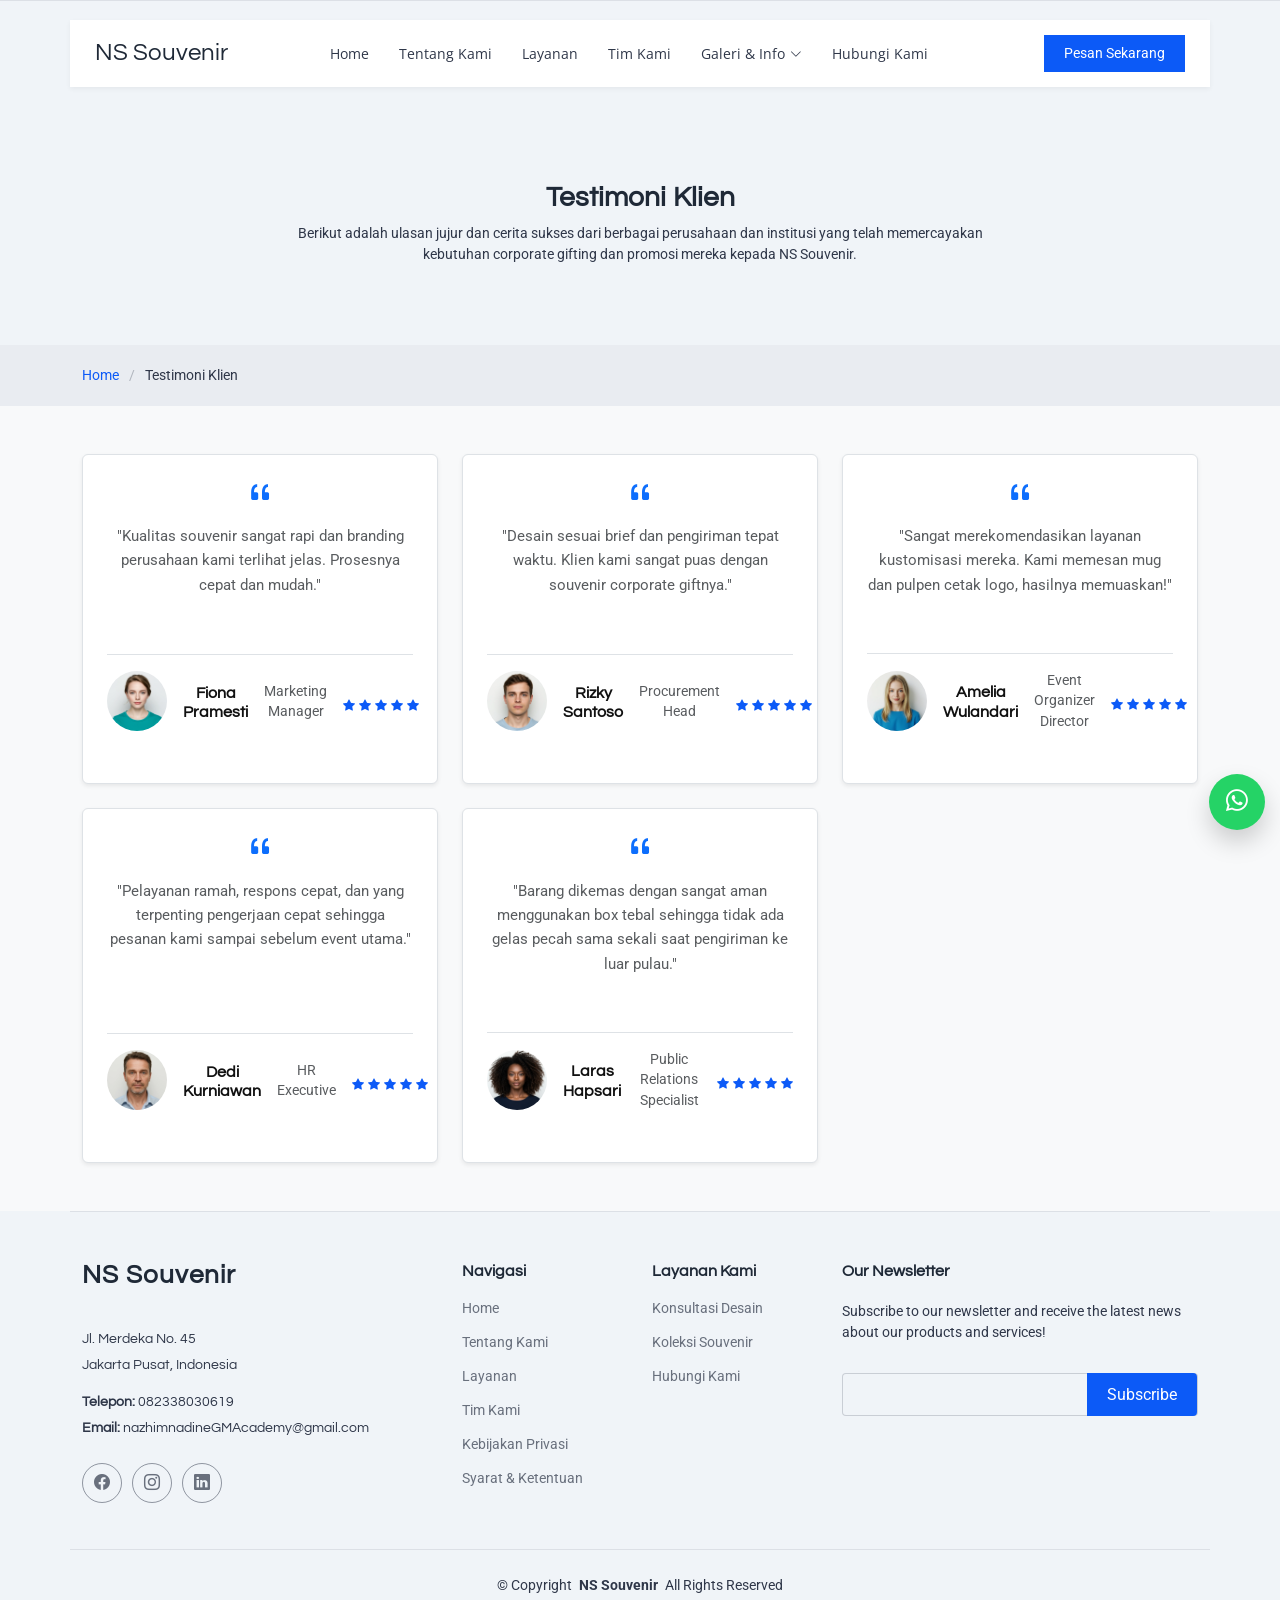
<file: testimoni-klien.html>
<!DOCTYPE html>
<html lang="id">

<head>
  <meta charset="utf-8">
  <meta content="width=device-width, initial-scale=1.0" name="viewport">
  <title>Testimoni Klien - NS Souvenir</title>
  <meta name="description" content="Baca pengalaman nyata dari klien kami dalam pemesanan souvenir perusahaan dan corporate gift. Kepuasan Anda adalah prioritas utama kami.">
  <meta name="keywords" content="testimoni klien, ulasan pelanggan, corporate gift reviews, souvenir tepercaya, ns souvenir">
  <link rel="canonical" href="https://ns-liart.vercel.app/testimoni-klien.html">

  <!-- Open Graph / Facebook -->
  <meta property="og:type" content="website">
  <meta property="og:url" content="https://ns-liart.vercel.app/testimoni-klien.html">
  <meta property="og:title" content="Testimoni Klien - NS Souvenir">
  <meta property="og:description" content="Baca pengalaman nyata dari klien kami dalam pemesanan souvenir perusahaan dan corporate gift. Kepuasan Anda adalah prioritas utama kami.">
  <meta property="og:image" content="https://ns-liart.vercel.app/assets/img/logo.webp">
  <meta property="og:site_name" content="NS Souvenir">
  <meta property="og:locale" content="id_ID">

  <!-- Twitter -->
  <meta property="twitter:card" content="summary_large_image">
  <meta property="twitter:url" content="https://ns-liart.vercel.app/testimoni-klien.html">
  <meta property="twitter:title" content="Testimoni Klien - NS Souvenir">
  <meta property="twitter:description" content="Baca pengalaman nyata dari klien kami dalam pemesanan souvenir perusahaan dan corporate gift. Kepuasan Anda adalah prioritas utama kami.">
  <meta property="twitter:image" content="https://ns-liart.vercel.app/assets/img/logo.webp">

  <!-- Favicons -->
  <link href="assets/img/favicon.png" rel="icon" type="image/png">
  <link href="assets/img/apple-touch-icon.png" rel="apple-touch-icon">
  <link rel="manifest" href="site.webmanifest">

  <!-- Fonts -->
  <link href="https://fonts.googleapis.com" rel="preconnect">
  <link href="https://fonts.gstatic.com" rel="preconnect" crossorigin>
  <link href="https://fonts.googleapis.com/css2?family=Roboto:ital,wght@0,100;0,300;0,400;0,500;0,700;0,900;1,100;1,300;1,400;1,500;1,700;1,900&family=Open+Sans:ital,wght@0,300;0,400;0,500;0,600;0,700;0,800;1,300;1,400;1,500;1,600;1,700;1,800&family=Questrial:wght@400&display=swap" rel="stylesheet">

  <!-- Vendor CSS Files -->
  <link href="assets/vendor/bootstrap/css/bootstrap.min.css" rel="stylesheet">
  <link href="assets/vendor/bootstrap-icons/bootstrap-icons.css" rel="stylesheet">
  <link href="assets/vendor/glightbox/css/glightbox.min.css" rel="stylesheet">
  <link href="assets/vendor/swiper/swiper-bundle.min.css" rel="stylesheet">

  <!-- Main CSS File -->
  <link href="assets/css/main.css" rel="stylesheet">

  <!-- Schema.org JSON-LD Structured Data for Breadcrumbs -->
  <script type="application/json" class="swiper-config" style="display:none;"></script>
  <script type="application/ld+json">
  {
    "@context": "https://schema.org",
    "@type": "BreadcrumbList",
    "itemListElement": [
      {
        "@type": "ListItem",
        "position": 1,
        "name": "Home",
        "item": "https://ns-liart.vercel.app/"
      },
      {
        "@type": "ListItem",
        "position": 2,
        "name": "Testimoni Klien",
        "item": "https://ns-liart.vercel.app/testimoni-klien.html"
      }
    ]
  }
  </script>
</head>

<body class="starter-page-page">

  <header id="header" class="header d-flex align-items-center fixed-top">
    <div class="header-container container-fluid container-xl position-relative d-flex align-items-center justify-content-between">

      <a href="index.html" class="logo d-flex align-items-center me-auto me-xl-0">
        <h1 class="sitename">NS Souvenir</h1>
      </a>

      <nav id="navmenu" class="navmenu">
        <ul>
          <li><a href="index.html#hero">Home</a></li>
          <li><a href="index.html#about">Tentang Kami</a></li>
          <li><a href="index.html#services">Layanan</a></li>
          <li><a href="index.html#team">Tim Kami</a></li>
          <li class="dropdown extended-dropdown-2"><a href="#"><span>Galeri & Info</span> <i class="bi bi-chevron-down toggle-dropdown"></i></a>
            <ul>
              <li>
                <a href="galeri-produk.html">
                  <div class="menu-item-content">
                    <div class="menu-icon">
                      <i class="bi bi-images"></i>
                    </div>
                    <div class="menu-text">
                      <span class="menu-title">Galeri Produk</span>
                      <span class="menu-description">Lihat koleksi produk terlengkap kami</span>
                    </div>
                  </div>
                  <div class="menu-badge">New</div>
                </a>
              </li>
              <li>
                <a href="penghargaan-sertifikat.html">
                  <div class="menu-item-content">
                    <div class="menu-icon">
                      <i class="bi bi-award"></i>
                    </div>
                    <div class="menu-text">
                      <span class="menu-title">Penghargaan & Sertifikat</span>
                      <span class="menu-description">Kepercayaan dari ribuan perusahaan</span>
                    </div>
                  </div>
                </a>
              </li>
              <li>
                <a href="testimoni-klien.html" class="active">
                  <div class="menu-item-content">
                    <div class="menu-icon">
                      <i class="bi bi-chat-dots"></i>
                    </div>
                    <div class="menu-text">
                      <span class="menu-title">Testimoni Klien</span>
                      <span class="menu-description">Pengalaman nyata dari pelanggan setia</span>
                    </div>
                  </div>
                  <div class="menu-badge updates">5</div>
                </a>
              </li>
            </ul>
          </li>
          <li><a href="index.html#contact">Hubungi Kami</a></li>
        </ul>
        <i class="mobile-nav-toggle d-xl-none bi bi-list"></i>
      </nav>

      <a class="btn-getstarted" href="index.html#contact">Pesan Sekarang</a>

    </div>
  </header>

  <main class="main">

    <!-- Page Title -->
    <div class="page-title">
      <div class="heading">
        <div class="container">
          <div class="row d-flex justify-content-center text-center">
            <div class="col-lg-8">
              <h1 class="heading-title">Testimoni Klien</h1>
              <p class="mb-0">Berikut adalah ulasan jujur dan cerita sukses dari berbagai perusahaan dan institusi yang telah memercayakan kebutuhan corporate gifting dan promosi mereka kepada NS Souvenir.</p>
            </div>
          </div>
        </div>
      </div>
      <nav class="breadcrumbs">
        <div class="container">
          <ol>
            <li><a href="index.html">Home</a></li>
            <li class="current">Testimoni Klien</li>
          </ol>
        </div>
      </nav>
    </div><!-- End Page Title -->

    <!-- Testimonials Grid Section -->
    <section id="testimonials" class="testimonials section bg-light py-5">
      <div class="container">
        <div class="row gy-4">

          <!-- Review 1 -->
          <div class="col-lg-4 col-md-6">
            <div class="review-card p-4 border rounded shadow-sm bg-white h-100 d-flex flex-column justify-content-between">
              <div class="review-content text-center">
                <i class="bi bi-quote quote-mark fs-3 text-primary d-block mb-3"></i>
                <p class="text-muted" style="font-size: 0.95rem; line-height: 1.6;">"Kualitas souvenir sangat rapi dan branding perusahaan kami terlihat jelas. Prosesnya cepat dan mudah."</p>
              </div>
              <div class="reviewer-info text-center mt-3 pt-3 border-top">
                <img src="assets/img/person/person-f-3.webp" alt="Reviewer" class="img-fluid rounded-circle mb-2" style="width: 60px; height: 60px; object-fit: cover;" loading="lazy">
                <h5 class="fw-bold mb-1" style="font-size: 1rem; color: #111;">Fiona Pramesti</h5>
                <span class="text-muted d-block mb-2" style="font-size: 0.85rem;">Marketing Manager</span>
                <div class="stars text-warning">
                  <i class="bi bi-star-fill"></i>
                  <i class="bi bi-star-fill"></i>
                  <i class="bi bi-star-fill"></i>
                  <i class="bi bi-star-fill"></i>
                  <i class="bi bi-star-fill"></i>
                </div>
              </div>
            </div>
          </div>

          <!-- Review 2 -->
          <div class="col-lg-4 col-md-6">
            <div class="review-card p-4 border rounded shadow-sm bg-white h-100 d-flex flex-column justify-content-between">
              <div class="review-content text-center">
                <i class="bi bi-quote quote-mark fs-3 text-primary d-block mb-3"></i>
                <p class="text-muted" style="font-size: 0.95rem; line-height: 1.6;">"Desain sesuai brief dan pengiriman tepat waktu. Klien kami sangat puas dengan souvenir corporate giftnya."</p>
              </div>
              <div class="reviewer-info text-center mt-3 pt-3 border-top">
                <img src="assets/img/person/person-m-5.webp" alt="Reviewer" class="img-fluid rounded-circle mb-2" style="width: 60px; height: 60px; object-fit: cover;" loading="lazy">
                <h5 class="fw-bold mb-1" style="font-size: 1rem; color: #111;">Rizky Santoso</h5>
                <span class="text-muted d-block mb-2" style="font-size: 0.85rem;">Procurement Head</span>
                <div class="stars text-warning">
                  <i class="bi bi-star-fill"></i>
                  <i class="bi bi-star-fill"></i>
                  <i class="bi bi-star-fill"></i>
                  <i class="bi bi-star-fill"></i>
                  <i class="bi bi-star-fill"></i>
                </div>
              </div>
            </div>
          </div>

          <!-- Review 3 -->
          <div class="col-lg-4 col-md-6">
            <div class="review-card p-4 border rounded shadow-sm bg-white h-100 d-flex flex-column justify-content-between">
              <div class="review-content text-center">
                <i class="bi bi-quote quote-mark fs-3 text-primary d-block mb-3"></i>
                <p class="text-muted" style="font-size: 0.95rem; line-height: 1.6;">"Sangat merekomendasikan layanan kustomisasi mereka. Kami memesan mug dan pulpen cetak logo, hasilnya memuaskan!"</p>
              </div>
              <div class="reviewer-info text-center mt-3 pt-3 border-top">
                <img src="assets/img/person/person-f-9.webp" alt="Reviewer" class="img-fluid rounded-circle mb-2" style="width: 60px; height: 60px; object-fit: cover;" loading="lazy">
                <h5 class="fw-bold mb-1" style="font-size: 1rem; color: #111;">Amelia Wulandari</h5>
                <span class="text-muted d-block mb-2" style="font-size: 0.85rem;">Event Organizer Director</span>
                <div class="stars text-warning">
                  <i class="bi bi-star-fill"></i>
                  <i class="bi bi-star-fill"></i>
                  <i class="bi bi-star-fill"></i>
                  <i class="bi bi-star-fill"></i>
                  <i class="bi bi-star-fill"></i>
                </div>
              </div>
            </div>
          </div>

          <!-- Review 4 -->
          <div class="col-lg-4 col-md-6">
            <div class="review-card p-4 border rounded shadow-sm bg-white h-100 d-flex flex-column justify-content-between">
              <div class="review-content text-center">
                <i class="bi bi-quote quote-mark fs-3 text-primary d-block mb-3"></i>
                <p class="text-muted" style="font-size: 0.95rem; line-height: 1.6;">"Pelayanan ramah, respons cepat, dan yang terpenting pengerjaan cepat sehingga pesanan kami sampai sebelum event utama."</p>
              </div>
              <div class="reviewer-info text-center mt-3 pt-3 border-top">
                <img src="assets/img/person/person-m-14.webp" alt="Reviewer" class="img-fluid rounded-circle mb-2" style="width: 60px; height: 60px; object-fit: cover;" loading="lazy">
                <h5 class="fw-bold mb-1" style="font-size: 1rem; color: #111;">Dedi Kurniawan</h5>
                <span class="text-muted d-block mb-2" style="font-size: 0.85rem;">HR Executive</span>
                <div class="stars text-warning">
                  <i class="bi bi-star-fill"></i>
                  <i class="bi bi-star-fill"></i>
                  <i class="bi bi-star-fill"></i>
                  <i class="bi bi-star-fill"></i>
                  <i class="bi bi-star-fill"></i>
                </div>
              </div>
            </div>
          </div>

          <!-- Review 5 -->
          <div class="col-lg-4 col-md-6">
            <div class="review-card p-4 border rounded shadow-sm bg-white h-100 d-flex flex-column justify-content-between">
              <div class="review-content text-center">
                <i class="bi bi-quote quote-mark fs-3 text-primary d-block mb-3"></i>
                <p class="text-muted" style="font-size: 0.95rem; line-height: 1.6;">"Barang dikemas dengan sangat aman menggunakan box tebal sehingga tidak ada gelas pecah sama sekali saat pengiriman ke luar pulau."</p>
              </div>
              <div class="reviewer-info text-center mt-3 pt-3 border-top">
                <img src="assets/img/person/person-f-14.webp" alt="Reviewer" class="img-fluid rounded-circle mb-2" style="width: 60px; height: 60px; object-fit: cover;" loading="lazy">
                <h5 class="fw-bold mb-1" style="font-size: 1rem; color: #111;">Laras Hapsari</h5>
                <span class="text-muted d-block mb-2" style="font-size: 0.85rem;">Public Relations Specialist</span>
                <div class="stars text-warning">
                  <i class="bi bi-star-fill"></i>
                  <i class="bi bi-star-fill"></i>
                  <i class="bi bi-star-fill"></i>
                  <i class="bi bi-star-fill"></i>
                  <i class="bi bi-star-fill"></i>
                </div>
              </div>
            </div>
          </div>

        </div>
      </div>
    </section>

  </main>

  <footer id="footer" class="footer">

    <div class="container footer-top">
      <div class="row gy-4">
        <div class="col-lg-4 col-md-6 footer-about">
          <a href="index.html" class="logo d-flex align-items-center">
            <span class="sitename">NS Souvenir</span>
          </a>
          <div class="footer-contact pt-3">
            <p>Jl. Merdeka No. 45</p>
            <p>Jakarta Pusat, Indonesia</p>
            <p class="mt-3"><strong>Telepon:</strong> <span>082338030619</span></p>
            <p><strong>Email:</strong> <span>nazhimnadineGMAcademy@gmail.com</span></p>
          </div>
          <div class="social-links d-flex mt-4">
            <a href="https://www.facebook.com/" target="_blank" rel="noopener noreferrer"><i class="bi bi-facebook"></i></a>
            <a href="https://www.instagram.com/" target="_blank" rel="noopener noreferrer"><i class="bi bi-instagram"></i></a>
            <a href="https://www.linkedin.com/" target="_blank" rel="noopener noreferrer"><i class="bi bi-linkedin"></i></a>
          </div>
        </div>

        <div class="col-lg-2 col-md-3 footer-links">
          <h4>Navigasi</h4>
          <ul>
            <li><a href="index.html#hero">Home</a></li>
            <li><a href="index.html#about">Tentang Kami</a></li>
            <li><a href="index.html#services">Layanan</a></li>
            <li><a href="index.html#team">Tim Kami</a></li>
            <li><a href="privacy.html">Kebijakan Privasi</a></li>
            <li><a href="terms.html">Syarat & Ketentuan</a></li>
          </ul>
        </div>

        <div class="col-lg-2 col-md-3 footer-links">
          <h4>Layanan Kami</h4>
          <ul>
            <li><a href="index.html#services">Konsultasi Desain</a></li>
            <li><a href="galeri-produk.html">Koleksi Souvenir</a></li>
            <li><a href="index.html#contact">Hubungi Kami</a></li>
          </ul>
        </div>

        <div class="col-lg-4 col-md-12 footer-newsletter">
          <h4>Our Newsletter</h4>
          <p>Subscribe to our newsletter and receive the latest news about our products and services!</p>
          <form action="forms/newsletter.php" method="post" class="php-email-form">
            <div class="newsletter-form"><input type="email" name="email"><input type="submit" value="Subscribe"></div>
            <div class="loading">Loading</div>
            <div class="error-message"></div>
            <div class="sent-message">Your subscription request has been sent. Thank you!</div>
          </form>
        </div>

      </div>
    </div>

    <div class="container copyright text-center mt-4">
      <p>© <span>Copyright</span> <strong class="px-1 sitename">NS Souvenir</strong> <span>All Rights Reserved</span></p>
    </div>

  </footer>

  <!-- Scroll Top -->
  <a href="#hero" id="scroll-top" class="scroll-top d-flex align-items-center justify-content-center"><i class="bi bi-arrow-up-short"></i></a>

  <!-- WhatsApp Floating Button -->
  <a href="https://wa.me/6282338030619?text=Halo%20NS%20Souvenir%2C%20saya%20ingin%20konsultasi." class="whatsapp-float d-flex align-items-center justify-content-center" target="_blank" rel="noopener noreferrer">
    <i class="bi bi-whatsapp"></i>
  </a>

  <!-- Preloader -->
  <div id="preloader"></div>

  <!-- Vendor JS Files -->
  <script src="assets/vendor/bootstrap/js/bootstrap.bundle.min.js" defer></script>
  <script src="assets/vendor/glightbox/js/glightbox.min.js" defer></script>
  <script src="assets/vendor/purecounter/purecounter_vanilla.js" defer></script>
  <script src="assets/vendor/imagesloaded/imagesloaded.pkgd.min.js" defer></script>
  <script src="assets/vendor/isotope-layout/isotope.pkgd.min.js" defer></script>
  <script src="assets/vendor/swiper/swiper-bundle.min.js" defer></script>

  <!-- Main JS File & WhatsApp Form Handler -->
  <script src="assets/js/main.js" defer></script>
  <script src="assets/js/whatsapp-form.js" defer></script>

</body>

</html>
</file>
<file: assets/css/main.css>
/**
* Template Name: Atlas
* Template URL: https://bootstrapmade.com/newtemplate-bootstrap-website-template/
* Updated: Mar 19 2026 with Bootstrap v5.3.8
* Author: BootstrapMade.com
* License: https://bootstrapmade.com/license/
*/

@charset "UTF-8";

/*--------------------------------------------------------------
# Font & Color Variables
# Help: https://bootstrapmade.com/color-system/
--------------------------------------------------------------*/
/* Fonts */
:root {
  --default-font: "Roboto",  system-ui, -apple-system, "Segoe UI", Roboto, "Helvetica Neue", Arial, "Noto Sans", "Liberation Sans", sans-serif, "Apple Color Emoji", "Segoe UI Emoji", "Segoe UI Symbol", "Noto Color Emoji";
  --heading-font: "Questrial",  sans-serif;
  --nav-font: "Open Sans",  sans-serif;
}

/* Global Colors - The following color variables are used throughout the website. Updating them here will change the color scheme of the entire website */
:root { 
  --background-color: #f0f4f8; /* Background color for the entire website, including individual sections */
  --default-color: #2f3749; /* Default color used for the majority of the text content across the entire website */
  --heading-color: #1f2937; /* Color for headings, subheadings and title throughout the website */
  --accent-color: #0c5af7; /* Accent color that represents your brand on the website. It's used for buttons, links, and other elements that need to stand out */
  --surface-color: #ffffff; /* The surface color is used as a background of boxed elements within sections, such as cards, icon boxes, or other elements that require a visual separation from the global background. */
  --contrast-color: #ffffff; /* Contrast color for text, ensuring readability against backgrounds of accent, heading, or default colors. */
}

/* Nav Menu Colors - The following color variables are used specifically for the navigation menu. They are separate from the global colors to allow for more customization options */
:root {
  --nav-color: #2f3749;  /* The default color of the main navmenu links */
  --nav-hover-color: #0c5af7; /* Applied to main navmenu links when they are hovered over or active */
  --nav-mobile-background-color: #ffffff; /* Used as the background color for mobile navigation menu */
  --nav-dropdown-background-color: #ffffff; /* Used as the background color for dropdown items that appear when hovering over primary navigation items */
  --nav-dropdown-color: #2f3749; /* Used for navigation links of the dropdown items in the navigation menu. */
  --nav-dropdown-hover-color: #0c5af7; /* Similar to --nav-hover-color, this color is applied to dropdown navigation links when they are hovered over. */
}

/* Color Presets - These classes override global colors when applied to any section or element, providing reuse of the sam color scheme. */

.light-background {
  --background-color: #f4f7fa;
  --surface-color: #ffffff;
}

.dark-background {
  --background-color: #060606;
  --default-color: #ffffff;
  --heading-color: #ffffff;
  --surface-color: #252525;
  --contrast-color: #ffffff;
}

/* Smooth scroll */
:root {
  scroll-behavior: smooth;
}

/*--------------------------------------------------------------
# General Styling & Shared Classes
--------------------------------------------------------------*/
body {
  color: var(--default-color);
  background-color: var(--background-color);
  font-family: var(--default-font);
  font-size: 14px;
}

a {
  color: var(--accent-color);
  text-decoration: none;
  transition: 0.3s;
}

a:hover {
  color: color-mix(in srgb, var(--accent-color), transparent 25%);
  text-decoration: none;
}

h1,
h2,
h3,
h4,
h5,
h6 {
  color: var(--heading-color);
  font-family: var(--heading-font);
}

/* PHP Email Form Messages
------------------------------*/
.php-email-form .error-message {
  display: none;
  background: #df1529;
  color: #ffffff;
  text-align: left;
  padding: 15px;
  margin-bottom: 24px;
  font-weight: 600;
}

.php-email-form .sent-message {
  display: none;
  color: #ffffff;
  background: #059652;
  text-align: center;
  padding: 15px;
  margin-bottom: 24px;
  font-weight: 600;
}

.php-email-form .loading {
  display: none;
  background: var(--surface-color);
  text-align: center;
  padding: 15px;
  margin-bottom: 24px;
}

.php-email-form .loading:before {
  content: "";
  display: inline-block;
  border-radius: 50%;
  width: 24px;
  height: 24px;
  margin: 0 10px -6px 0;
  border: 3px solid var(--accent-color);
  border-top-color: var(--surface-color);
  animation: php-email-form-loading 1s linear infinite;
}

@keyframes php-email-form-loading {
  0% {
    transform: rotate(0deg);
  }

  100% {
    transform: rotate(360deg);
  }
}

/*--------------------------------------------------------------
# Global Header
--------------------------------------------------------------*/
.header {
  --background-color: rgba(255, 255, 255, 0);
  color: var(--default-color);
  background-color: var(--background-color);
  padding: 20px 0;
  transition: all 0.5s;
  z-index: 997;
}

.header .header-container {
  background: var(--surface-color);
  padding: 5px 25px;
  box-shadow: 0px 2px 5px rgba(0, 0, 0, 0.05);
}

.header .logo {
  line-height: 1;
}

.header .logo img {
  max-height: 36px;
  margin-right: 8px;
}

.header .logo h1 {
  font-size: 24px;
  margin: 0;
  font-weight: 500;
  color: var(--heading-color);
}

.header .btn-getstarted,
.header .btn-getstarted:focus {
  color: var(--contrast-color);
  background: var(--accent-color);
  font-size: 14px;
  padding: 8px 20px;
  margin: 0 0 0 30px;
  border-radius: 0px;
  transition: 0.3s;
}

.header .btn-getstarted:hover,
.header .btn-getstarted:focus:hover {
  color: var(--contrast-color);
  background: color-mix(in srgb, var(--accent-color), transparent 15%);
}

@media (max-width: 1200px) {
  .header {
    padding-top: 10px;
  }

  .header .header-container {
    margin-left: 10px;
    margin-right: 10px;
    padding: 10px 5px 10px 15px;
  }

  .header .logo {
    order: 1;
  }

  .header .btn-getstarted {
    order: 2;
    margin: 0 10px 0 0;
    padding: 6px 15px;
  }

  .header .navmenu {
    order: 3;
  }
}

/*--------------------------------------------------------------
# Navigation Menu
--------------------------------------------------------------*/
/* Navmenu - Desktop */
@media (min-width: 1200px) {
  .navmenu {
    padding: 0;
  }

  .navmenu ul {
    margin: 0;
    padding: 0;
    display: flex;
    list-style: none;
    align-items: center;
  }

  .navmenu li {
    position: relative;
  }

  .navmenu a,
  .navmenu a:focus {
    color: var(--nav-color);
    padding: 18px 15px;
    font-size: 14px;
    font-family: var(--nav-font);
    font-weight: 400;
    display: flex;
    align-items: center;
    justify-content: space-between;
    white-space: nowrap;
    transition: 0.3s;
  }

  .navmenu a i,
  .navmenu a:focus i {
    font-size: 12px;
    line-height: 0;
    margin-left: 5px;
    transition: 0.3s;
  }

  .navmenu li:last-child a {
    padding-right: 0;
  }

  .navmenu li:hover>a,
  .navmenu .active,
  .navmenu .active:focus {
    color: var(--nav-hover-color);
  }

  .navmenu .dropdown ul {
    margin: 0;
    padding: 10px 0;
    background: var(--nav-dropdown-background-color);
    display: block;
    position: absolute;
    visibility: hidden;
    left: 14px;
    top: 130%;
    opacity: 0;
    transition: 0.3s;
    border-radius: 4px;
    z-index: 99;
    box-shadow: 0px 0px 30px rgba(0, 0, 0, 0.1);
  }

  .navmenu .dropdown ul li {
    min-width: 200px;
  }

  .navmenu .dropdown ul a {
    padding: 10px 20px;
    font-size: 15px;
    text-transform: none;
    color: var(--nav-dropdown-color);
  }

  .navmenu .dropdown ul a i {
    font-size: 12px;
  }

  .navmenu .dropdown ul a:hover,
  .navmenu .dropdown ul .active:hover,
  .navmenu .dropdown ul li:hover>a {
    color: var(--nav-dropdown-hover-color);
  }

  .navmenu .dropdown:hover>ul {
    opacity: 1;
    top: 100%;
    visibility: visible;
  }

  .navmenu .dropdown .dropdown ul {
    top: 0;
    left: -90%;
    visibility: hidden;
  }

  .navmenu .dropdown .dropdown:hover>ul {
    opacity: 1;
    top: 0;
    left: -100%;
    visibility: visible;
  }
}

/* Navmenu - Mobile */
@media (max-width: 1199px) {
  .mobile-nav-toggle {
    color: var(--nav-color);
    font-size: 28px;
    line-height: 0;
    margin-right: 10px;
    cursor: pointer;
    transition: color 0.3s;
  }

  .navmenu {
    padding: 0;
    z-index: 9997;
  }

  .navmenu ul {
    display: none;
    list-style: none;
    position: absolute;
    inset: 60px 20px 20px 20px;
    padding: 10px 0;
    margin: 0;
    border-radius: 6px;
    background-color: var(--nav-mobile-background-color);
    overflow-y: auto;
    transition: 0.3s;
    z-index: 9998;
    box-shadow: 0px 0px 30px rgba(0, 0, 0, 0.1);
  }

  .navmenu a,
  .navmenu a:focus {
    color: var(--nav-dropdown-color);
    padding: 10px 20px;
    font-family: var(--nav-font);
    font-size: 17px;
    font-weight: 500;
    display: flex;
    align-items: center;
    justify-content: space-between;
    white-space: nowrap;
    transition: 0.3s;
  }

  .navmenu a i,
  .navmenu a:focus i {
    font-size: 12px;
    line-height: 0;
    margin-left: 5px;
    width: 30px;
    height: 30px;
    display: flex;
    align-items: center;
    justify-content: center;
    border-radius: 50%;
    transition: 0.3s;
    background-color: color-mix(in srgb, var(--accent-color), transparent 90%);
  }

  .navmenu a i:hover,
  .navmenu a:focus i:hover {
    background-color: var(--accent-color);
    color: var(--contrast-color);
  }

  .navmenu a:hover,
  .navmenu .active,
  .navmenu .active:focus {
    color: var(--nav-dropdown-hover-color);
  }

  .navmenu .active i,
  .navmenu .active:focus i {
    background-color: var(--accent-color);
    color: var(--contrast-color);
    transform: rotate(180deg);
  }

  .navmenu .dropdown ul {
    position: static;
    display: none;
    z-index: 99;
    padding: 10px 0;
    margin: 10px 20px;
    background-color: var(--nav-dropdown-background-color);
    border: 1px solid color-mix(in srgb, var(--default-color), transparent 90%);
    box-shadow: none;
    transition: all 0.5s ease-in-out;
  }

  .navmenu .dropdown ul ul {
    background-color: rgba(33, 37, 41, 0.1);
  }

  .navmenu .dropdown>.dropdown-active {
    display: block;
    background-color: rgba(33, 37, 41, 0.03);
  }

  .mobile-nav-active {
    overflow: hidden;
  }

  .mobile-nav-active .mobile-nav-toggle {
    color: #fff;
    position: absolute;
    font-size: 32px;
    top: 15px;
    right: 15px;
    margin-right: 0;
    z-index: 9999;
  }

  .mobile-nav-active .navmenu {
    position: fixed;
    overflow: hidden;
    inset: 0;
    background: rgba(33, 37, 41, 0.8);
    transition: 0.3s;
  }

  .mobile-nav-active .navmenu>ul {
    display: block;
  }
}

/* Megamenu 2 - Desktop */
@media (min-width: 1200px) {
  .navmenu .megamenu-2 {
    position: static;
    /* Hide Mobile Megamenu in Desktop */
    /* Tab Navigation */
    /* Tab Content */
  }

  .navmenu .megamenu-2 .mobile-megamenu {
    display: none;
  }

  .navmenu .megamenu-2 .desktop-megamenu {
    background-color: var(--nav-dropdown-background-color);
    box-shadow: 0px 5px 20px rgba(0, 0, 0, 0.1);
    position: absolute;
    top: 130%;
    left: 0;
    right: 0;
    visibility: hidden;
    opacity: 0;
    transition: 0.3s;
    border-radius: 6px;
    z-index: 99;
    padding: 0;
    display: flex;
    max-height: 80vh;
    overflow: hidden;
  }

  .navmenu .megamenu-2:hover>.desktop-megamenu {
    opacity: 1;
    top: 100%;
    visibility: visible;
  }

  .navmenu .megamenu-2 .tab-navigation {
    width: 250px;
    background-color: color-mix(in srgb, var(--accent-color), transparent 97%);
    border-right: 1px solid color-mix(in srgb, var(--default-color), transparent 90%);
    padding: 25px 0;
    flex-shrink: 0;
  }

  .navmenu .megamenu-2 .tab-navigation .nav-tabs {
    border: none;
  }

  .navmenu .megamenu-2 .tab-navigation .nav-tabs .nav-item {
    width: 100%;
    padding-left: 10px;
  }

  .navmenu .megamenu-2 .tab-navigation .nav-tabs .nav-item .nav-link {
    display: flex;
    align-items: center;
    gap: 15px;
    padding: 18px 25px;
    border: none;
    width: 100%;
    background: transparent;
    transition: all 0.3s;
    border-left: 3px solid transparent;
    border-radius: 0;
    color: var(--nav-dropdown-color);
  }

  .navmenu .megamenu-2 .tab-navigation .nav-tabs .nav-item .nav-link:hover {
    background-color: color-mix(in srgb, var(--accent-color), transparent 94%);
    padding-left: 30px;
  }

  .navmenu .megamenu-2 .tab-navigation .nav-tabs .nav-item .nav-link.active {
    background-color: var(--surface-color);
    border-left-color: var(--accent-color);
  }

  .navmenu .megamenu-2 .tab-navigation .nav-tabs .nav-item .nav-link.active i {
    color: var(--accent-color);
  }

  .navmenu .megamenu-2 .tab-navigation .nav-tabs .nav-item .nav-link.active span {
    color: var(--accent-color);
    font-weight: 600;
  }

  .navmenu .megamenu-2 .tab-navigation .nav-tabs .nav-item .nav-link i {
    font-size: 20px;
    transition: 0.3s;
    flex-shrink: 0;
  }

  .navmenu .megamenu-2 .tab-navigation .nav-tabs .nav-item .nav-link span {
    font-size: 15px;
    font-weight: 500;
    transition: 0.3s;
  }

  .navmenu .megamenu-2 .tab-content {
    flex: 1;
    padding: 30px;
    overflow-y: auto;
    /* Content Grid Layout */
    /* Featured Banner */
    /* Resources Layout */
  }

  .navmenu .megamenu-2 .tab-content .content-grid {
    display: grid;
    grid-template-columns: 1fr 1fr;
    gap: 40px;
    margin-bottom: 30px;
    align-items: start;
  }

  .navmenu .megamenu-2 .tab-content .content-grid .product-section h4 {
    color: var(--heading-color);
    font-size: 16px;
    font-weight: 600;
    margin-bottom: 20px;
    padding-bottom: 10px;
    border-bottom: 2px solid var(--accent-color);
  }

  .navmenu .megamenu-2 .tab-content .content-grid .product-section .product-list {
    display: flex;
    flex-direction: column;
    gap: 5px;
  }

  .navmenu .megamenu-2 .tab-content .content-grid .product-section .product-list .product-link {
    display: flex;
    align-items: flex-start;
    gap: 12px;
    padding: 12px 15px;
    border-radius: 8px;
    transition: all 0.3s;
    color: var(--nav-dropdown-color);
  }

  .navmenu .megamenu-2 .tab-content .content-grid .product-section .product-list .product-link:hover {
    background-color: color-mix(in srgb, var(--accent-color), transparent 95%);
    transform: translateX(8px);
  }

  .navmenu .megamenu-2 .tab-content .content-grid .product-section .product-list .product-link:hover i {
    color: var(--accent-color);
    transform: scale(1.1);
  }

  .navmenu .megamenu-2 .tab-content .content-grid .product-section .product-list .product-link i {
    color: color-mix(in srgb, var(--nav-dropdown-color), transparent 20%);
    font-size: 18px;
    transition: all 0.3s;
    min-width: 18px;
    flex-shrink: 0;
    margin-top: 1px;
  }

  .navmenu .megamenu-2 .tab-content .content-grid .product-section .product-list .product-link div {
    flex: 1;
    min-width: 0;
  }

  .navmenu .megamenu-2 .tab-content .content-grid .product-section .product-list .product-link div span {
    display: block;
    font-size: 14px;
    font-weight: 500;
    margin-bottom: 2px;
    line-height: 1.3;
  }

  .navmenu .megamenu-2 .tab-content .content-grid .product-section .product-list .product-link div small {
    color: color-mix(in srgb, var(--nav-dropdown-color), transparent 40%);
    font-size: 12px;
    line-height: 1.3;
    display: block;
  }

  .navmenu .megamenu-2 .tab-content .featured-banner {
    background: linear-gradient(135deg, var(--surface-color) 0%, color-mix(in srgb, var(--accent-color), transparent 98%) 100%);
    border-radius: 10px;
    padding: 25px;
    border: 1px solid color-mix(in srgb, var(--accent-color), transparent 90%);
  }

  .navmenu .megamenu-2 .tab-content .featured-banner .banner-content {
    display: flex;
    align-items: center;
    gap: 20px;
  }

  .navmenu .megamenu-2 .tab-content .featured-banner .banner-content .banner-image {
    width: 80px;
    height: 80px;
    object-fit: cover;
    border-radius: 8px;
    flex-shrink: 0;
  }

  .navmenu .megamenu-2 .tab-content .featured-banner .banner-content .banner-info {
    flex: 1;
    min-width: 0;
  }

  .navmenu .megamenu-2 .tab-content .featured-banner .banner-content .banner-info h5 {
    color: var(--heading-color);
    font-size: 16px;
    font-weight: 600;
    margin-bottom: 6px;
    line-height: 1.3;
  }

  .navmenu .megamenu-2 .tab-content .featured-banner .banner-content .banner-info p {
    color: var(--nav-dropdown-color);
    font-size: 13px;
    line-height: 1.5;
    margin-bottom: 15px;
  }

  .navmenu .megamenu-2 .tab-content .featured-banner .banner-content .banner-info .cta-btn {
    color: var(--accent-color);
    font-size: 14px;
    font-weight: 600;
    display: inline-flex;
    align-items: center;
    gap: 6px;
    transition: 0.3s;
  }

  .navmenu .megamenu-2 .tab-content .featured-banner .banner-content .banner-info .cta-btn:hover {
    color: color-mix(in srgb, var(--accent-color), black 15%);
  }

  .navmenu .megamenu-2 .tab-content .featured-banner .banner-content .banner-info .cta-btn:hover i {
    transform: translateX(4px);
  }

  .navmenu .megamenu-2 .tab-content .featured-banner .banner-content .banner-info .cta-btn i {
    transition: 0.3s;
  }

  .navmenu .megamenu-2 .tab-content .resources-layout .resource-categories {
    display: grid;
    grid-template-columns: 1fr 1fr;
    gap: 25px;
    align-items: start;
  }

  .navmenu .megamenu-2 .tab-content .resources-layout .resource-categories .resource-category {
    background-color: var(--surface-color);
    padding: 25px;
    border-radius: 10px;
    border: 1px solid color-mix(in srgb, var(--default-color), transparent 92%);
    transition: all 0.3s;
  }

  .navmenu .megamenu-2 .tab-content .resources-layout .resource-categories .resource-category:hover {
    box-shadow: 0 5px 20px rgba(0, 0, 0, 0.05);
    transform: translateY(-2px);
    border-color: var(--accent-color);
  }

  .navmenu .megamenu-2 .tab-content .resources-layout .resource-categories .resource-category i {
    color: var(--accent-color);
    font-size: 24px;
    margin-bottom: 15px;
    display: block;
  }

  .navmenu .megamenu-2 .tab-content .resources-layout .resource-categories .resource-category h5 {
    color: var(--heading-color);
    font-size: 15px;
    font-weight: 600;
    margin-bottom: 8px;
    line-height: 1.3;
  }

  .navmenu .megamenu-2 .tab-content .resources-layout .resource-categories .resource-category p {
    color: var(--nav-dropdown-color);
    font-size: 13px;
    line-height: 1.5;
    margin-bottom: 15px;
  }

  .navmenu .megamenu-2 .tab-content .resources-layout .resource-categories .resource-category .resource-link {
    color: var(--accent-color);
    font-size: 13px;
    font-weight: 500;
    display: inline-flex;
    align-items: center;
    gap: 5px;
    transition: 0.3s;
  }

  .navmenu .megamenu-2 .tab-content .resources-layout .resource-categories .resource-category .resource-link:hover {
    color: color-mix(in srgb, var(--accent-color), black 15%);
  }

  .navmenu .megamenu-2 .tab-content .resources-layout .resource-categories .resource-category .resource-link:hover i {
    transform: translateX(3px);
  }

  .navmenu .megamenu-2 .tab-content .resources-layout .resource-categories .resource-category .resource-link i {
    transition: 0.3s;
  }
}

/*--------------------------------------------------------------
# 2. WhatsApp Floating Button (Melayang tepat di atasnya)
--------------------------------------------------------------*/
.whatsapp-float {
  position: fixed !important;
  right: 15px !important;    /* Tetap 15px karena ukurannya lebih besar (56px) */
  bottom: 70px !important;   /* DIUBAH: Dinaikkan ke 70px agar menggantung pas di atas tombol biru */
  width: 56px;
  height: 56px;
  background: #25D366;
  color: #ffffff;
  border-radius: 50%;
  font-size: 1.2rem;
  z-index: 99998 !important; /* Di bawah scroll-top sedikit agar tidak memotong efek aktif */
  box-shadow: 0 12px 24px rgba(0, 0, 0, 0.18);
  transition: transform 0.25s ease, box-shadow 0.25s ease;
  display: inline-flex;
  align-items: center;
  justify-content: center;
}

.whatsapp-float:hover {
  transform: translateY(-3px);
  box-shadow: 0 16px 30px rgba(0, 0, 0, 0.22);
}

.whatsapp-float i {
  font-size: 1.35rem;
}
/* Megamenu 2 - Mobile */
@media (max-width: 1199px) {
  .navmenu .megamenu-2 {
    /* Hide Desktop Megamenu in Mobile */
  }

  .navmenu .megamenu-2 .desktop-megamenu {
    display: none;
  }

  .navmenu .megamenu-2 .mobile-megamenu {
    position: static;
    display: none;
    z-index: 99;
    padding: 0;
    margin: 10px 20px;
    background-color: var(--nav-dropdown-background-color);
    border: 1px solid color-mix(in srgb, var(--default-color), transparent 90%);
    box-shadow: none;
    transition: all 0.5s ease-in-out;
    border-radius: 6px;
    overflow: hidden;
  }

  .navmenu .megamenu-2 .mobile-megamenu li {
    position: relative;
    border-bottom: 1px solid color-mix(in srgb, var(--default-color), transparent 90%);
  }

  .navmenu .megamenu-2 .mobile-megamenu li:last-child {
    border-bottom: none;
  }

  .navmenu .megamenu-2 .mobile-megamenu li a {
    padding: 14px 18px;
    display: flex;
    align-items: center;
    justify-content: space-between;
    color: var(--nav-dropdown-color);
    font-size: 15px;
    transition: 0.3s;
    font-weight: 500;
  }

  .navmenu .megamenu-2 .mobile-megamenu li a:hover {
    color: var(--nav-dropdown-hover-color);
    background-color: color-mix(in srgb, var(--accent-color), transparent 95%);
  }

  .navmenu .megamenu-2 .mobile-megamenu li ul {
    padding: 0;
    background-color: color-mix(in srgb, var(--default-color), transparent 97%);
  }

  .navmenu .megamenu-2 .mobile-megamenu li ul li a {
    padding-left: 35px;
    font-size: 14px;
    font-weight: 400;
  }

  .navmenu .megamenu-2 .mobile-megamenu.dropdown-active {
    display: block;
  }
}

/* Extended Dropdown 2 - Desktop */
@media (min-width: 1200px) {
  .extended-dropdown-2 ul {
    min-width: 380px;
    padding: 12px;
    border-radius: 14px;
    box-shadow: 0 15px 50px rgba(0, 0, 0, 0.12);
    backdrop-filter: blur(10px);
    background-color: color-mix(in srgb, var(--nav-dropdown-background-color), transparent 5%);
    border: 1px solid color-mix(in srgb, var(--default-color), transparent 90%);
  }

  .extended-dropdown-2 ul li {
    min-width: auto;
    border-bottom: none;
  }

  .extended-dropdown-2 ul li:not(:last-child) {
    margin-bottom: 6px;
  }

  .extended-dropdown-2 ul a {
    padding: 14px;
    display: flex;
    align-items: center;
    justify-content: space-between;
    font-size: 14px;
    color: var(--nav-dropdown-color);
    transition: all 0.25s ease;
    border-radius: 10px;
    background-color: transparent;
    position: relative;
  }

  .extended-dropdown-2 ul a .menu-item-content {
    display: flex;
    align-items: center;
    gap: 14px;
    width: 100%;
  }

  .extended-dropdown-2 ul a .menu-icon {
    width: 42px;
    height: 42px;
    border-radius: 12px;
    display: flex;
    align-items: center;
    justify-content: center;
    transition: all 0.3s ease;
    flex-shrink: 0;
    position: relative;
    z-index: 1;
  }

  .extended-dropdown-2 ul a .menu-icon::before {
    content: "";
    position: absolute;
    top: 0;
    left: 0;
    right: 0;
    bottom: 0;
    border-radius: inherit;
    background: linear-gradient(135deg, var(--accent-color), color-mix(in srgb, var(--accent-color), #7644ff 80%));
    opacity: 0.15;
    z-index: -1;
    transition: all 0.3s ease;
  }

  .extended-dropdown-2 ul a .menu-icon i {
    font-size: 18px;
    color: var(--accent-color);
    margin: 0;
    transition: all 0.3s ease;
  }

  .extended-dropdown-2 ul a .menu-text {
    display: flex;
    flex-direction: column;
    flex: 1;
  }

  .extended-dropdown-2 ul a .menu-text .menu-title {
    font-weight: 600;
    font-size: 15px;
    margin-bottom: 3px;
    color: var(--nav-dropdown-color);
    transition: color 0.3s ease;
  }

  .extended-dropdown-2 ul a .menu-text .menu-description {
    font-size: 13px;
    color: color-mix(in srgb, var(--nav-dropdown-color), transparent 40%);
    font-weight: 400;
    transition: color 0.3s ease;
  }

  .extended-dropdown-2 ul a .menu-badge {
    padding: 4px 10px;
    font-size: 11px;
    font-weight: 600;
    border-radius: 20px;
    letter-spacing: 0.5px;
    text-transform: uppercase;
    background-color: color-mix(in srgb, var(--accent-color), transparent 85%);
    color: var(--accent-color);
    margin-left: 12px;
    flex-shrink: 0;
    transition: all 0.3s ease;
  }

  .extended-dropdown-2 ul a .menu-badge.hot {
    background-color: color-mix(in srgb, #ff5722, transparent 85%);
    color: #ff5722;
  }

  .extended-dropdown-2 ul a .menu-badge.updates {
    background-color: color-mix(in srgb, #4caf50, transparent 85%);
    color: #4caf50;
    min-width: 24px;
    height: 24px;
    display: flex;
    align-items: center;
    justify-content: center;
    padding: 0 8px;
  }

  .extended-dropdown-2 ul a:hover {
    background-color: color-mix(in srgb, var(--accent-color), transparent 95%);
  }

  .extended-dropdown-2 ul a:hover .menu-icon {
    transform: translateY(-2px);
  }

  .extended-dropdown-2 ul a:hover .menu-icon::before {
    opacity: 0, 3;
    box-shadow: 0 6px 15px color-mix(in srgb, var(--accent-color), transparent 75%);
  }

  .extended-dropdown-2 ul a:hover .menu-icon i {
    color: color-mix(in srgb, var(--accent-color), #000000 10%);
  }

  .extended-dropdown-2 ul a:hover .menu-text .menu-title {
    color: var(--nav-dropdown-hover-color);
  }

  .extended-dropdown-2 ul a:hover .menu-text .menu-description {
    color: color-mix(in srgb, var(--nav-dropdown-hover-color), transparent 30%);
  }

  .extended-dropdown-2 ul a:hover .menu-badge {
    transform: scale(1.05);
  }

  .extended-dropdown-2 ul a:hover .menu-badge:not(.hot):not(.updates) {
    background-color: color-mix(in srgb, var(--accent-color), transparent 75%);
  }

  .extended-dropdown-2 ul a:hover .menu-badge.hot {
    background-color: color-mix(in srgb, #ff5722, transparent 75%);
  }

  .extended-dropdown-2 ul a:hover .menu-badge.updates {
    background-color: color-mix(in srgb, #4caf50, transparent 75%);
  }
}

/* Extended Dropdown 2 - Mobile */
@media (max-width: 1199px) {
  .extended-dropdown-2 ul {
    background-color: var(--nav-mobile-background-color);
    border-radius: 10px;
    padding: 10px;
  }

  .extended-dropdown-2 ul li:not(:last-child) {
    margin-bottom: 5px;
  }

  .extended-dropdown-2 ul a {
    padding: 12px;
    border-radius: 8px;
    display: flex;
    align-items: center;
    justify-content: space-between;
  }

  .extended-dropdown-2 ul a .menu-item-content {
    display: flex;
    align-items: center;
    gap: 12px;
    width: 100%;
  }

  .extended-dropdown-2 ul a .menu-icon {
    width: 36px;
    height: 36px;
    border-radius: 10px;
    display: flex;
    align-items: center;
    justify-content: center;
    flex-shrink: 0;
    position: relative;
    z-index: 1;
  }

  .extended-dropdown-2 ul a .menu-icon::before {
    content: "";
    position: absolute;
    top: 0;
    left: 0;
    right: 0;
    bottom: 0;
    border-radius: inherit;
    background: linear-gradient(135deg, var(--accent-color), color-mix(in srgb, var(--accent-color), #7644ff 80%));
    opacity: 0.15;
    z-index: -1;
  }

  .extended-dropdown-2 ul a .menu-icon i {
    font-size: 16px;
    color: var(--accent-color);
    margin: 0;
  }

  .extended-dropdown-2 ul a .menu-text {
    display: flex;
    flex-direction: column;
    flex: 1;
  }

  .extended-dropdown-2 ul a .menu-text .menu-title {
    font-weight: 600;
    font-size: 14px;
    margin-bottom: 2px;
  }

  .extended-dropdown-2 ul a .menu-text .menu-description {
    font-size: 12px;
    color: color-mix(in srgb, var(--nav-dropdown-color), transparent 40%);
  }

  .extended-dropdown-2 ul a .menu-badge {
    padding: 3px 8px;
    font-size: 10px;
    font-weight: 600;
    border-radius: 20px;
    letter-spacing: 0.5px;
    text-transform: uppercase;
    background-color: color-mix(in srgb, var(--accent-color), transparent 85%);
    color: var(--accent-color);
    margin-left: 10px;
    flex-shrink: 0;
  }

  .extended-dropdown-2 ul a .menu-badge.hot {
    background-color: color-mix(in srgb, #ff5722, transparent 85%);
    color: #ff5722;
  }

  .extended-dropdown-2 ul a .menu-badge.updates {
    background-color: color-mix(in srgb, #4caf50, transparent 85%);
    color: #4caf50;
    min-width: 22px;
    height: 22px;
    display: flex;
    align-items: center;
    justify-content: center;
    padding: 0 6px;
  }

  .extended-dropdown-2 ul a:hover,
  .extended-dropdown-2 ul a:active {
    background-color: color-mix(in srgb, var(--accent-color), transparent 95%);
  }

  .extended-dropdown-2 ul a:hover .menu-text .menu-title,
  .extended-dropdown-2 ul a:active .menu-text .menu-title {
    color: var(--nav-dropdown-hover-color);
  }

  .extended-dropdown-2 ul .active {
    background-color: color-mix(in srgb, var(--accent-color), transparent 95%);
  }

  .extended-dropdown-2 ul .active .menu-title {
    color: var(--nav-dropdown-hover-color);
  }
}

/*--------------------------------------------------------------
# Global Footer
--------------------------------------------------------------*/
.footer {
  color: var(--default-color);
  background-color: var(--background-color);
  font-size: 14px;
  position: relative;
}

.footer .footer-top {
  padding-top: 50px;
  border-top: 1px solid color-mix(in srgb, var(--default-color), transparent 90%);
}

.footer .footer-about .logo {
  line-height: 1;
  margin-bottom: 25px;
}

.footer .footer-about .logo img {
  max-height: 40px;
  margin-right: 6px;
}

.footer .footer-about .logo span {
  font-size: 26px;
  font-weight: 700;
  letter-spacing: 1px;
  font-family: var(--heading-font);
  color: var(--heading-color);
}

.footer .footer-about p {
  font-size: 14px;
  font-family: var(--heading-font);
}

.footer .social-links a {
  display: flex;
  align-items: center;
  justify-content: center;
  width: 40px;
  height: 40px;
  border-radius: 50%;
  border: 1px solid color-mix(in srgb, var(--default-color), transparent 50%);
  font-size: 16px;
  color: color-mix(in srgb, var(--default-color), transparent 30%);
  margin-right: 10px;
  transition: 0.3s;
}

.footer .social-links a:hover {
  color: var(--accent-color);
  border-color: var(--accent-color);
}

.footer h4 {
  font-size: 16px;
  font-weight: bold;
  position: relative;
  padding-bottom: 12px;
}

.footer .footer-links {
  margin-bottom: 30px;
}

.footer .footer-links ul {
  list-style: none;
  padding: 0;
  margin: 0;
}

.footer .footer-links ul i {
  padding-right: 2px;
  font-size: 12px;
  line-height: 0;
}

.footer .footer-links ul li {
  padding: 10px 0;
  display: flex;
  align-items: center;
}

.footer .footer-links ul li:first-child {
  padding-top: 0;
}

.footer .footer-links ul a {
  color: color-mix(in srgb, var(--default-color), transparent 30%);
  display: inline-block;
  line-height: 1;
}

.footer .footer-links ul a:hover {
  color: var(--accent-color);
}

.footer .footer-contact p {
  margin-bottom: 5px;
}

.footer .footer-newsletter .newsletter-form {
  margin-top: 30px;
  margin-bottom: 15px;
  padding: 6px 8px;
  position: relative;
  border-radius: 4px;
  border: 1px solid color-mix(in srgb, var(--default-color), transparent 80%);
  display: flex;
  background-color: var(--background-color);
  transition: 0.3s;
}

.footer .footer-newsletter .newsletter-form:focus-within {
  border-color: var(--accent-color);
}

.footer .footer-newsletter .newsletter-form input[type=email] {
  border: 0;
  padding: 4px;
  width: 100%;
  background-color: var(--background-color);
  color: var(--default-color);
}

.footer .footer-newsletter .newsletter-form input[type=email]:focus-visible {
  outline: none;
}

.footer .footer-newsletter .newsletter-form input[type=submit] {
  border: 0;
  font-size: 16px;
  padding: 0 20px;
  margin: -7px -8px -7px 0;
  background: var(--accent-color);
  color: var(--contrast-color);
  transition: 0.3s;
  border-radius: 0 4px 4px 0;
}

.footer .footer-newsletter .newsletter-form input[type=submit]:hover {
  background: color-mix(in srgb, var(--accent-color), transparent 20%);
}

.footer .copyright {
  padding: 25px 0;
  border-top: 1px solid color-mix(in srgb, var(--default-color), transparent 90%);
}

.footer .copyright p {
  margin-bottom: 0;
}

.footer .credits {
  margin-top: 6px;
  font-size: 13px;
}

/*--------------------------------------------------------------
# Preloader
--------------------------------------------------------------*/
#preloader {
  position: fixed;
  inset: 0;
  z-index: 999999;
  overflow: hidden;
  background: var(--background-color);
  transition: all 0.6s ease-out;
}

#preloader:before {
  content: "";
  position: fixed;
  top: calc(50% - 30px);
  left: calc(50% - 30px);
  border: 6px solid #ffffff;
  border-color: var(--accent-color) transparent var(--accent-color) transparent;
  border-radius: 50%;
  width: 60px;
  height: 60px;
  animation: animate-preloader 1.5s linear infinite;
}

@keyframes animate-preloader {
  0% {
    transform: rotate(0deg);
  }

  100% {
    transform: rotate(360deg);
  }
}

/*--------------------------------------------------------------
# 1. Scroll Top Button (Di posisi paling bawah)
--------------------------------------------------------------*/
.scroll-top {
  position: fixed;
  visibility: hidden;
  opacity: 0;
  right: 23px !important;    /* Diubah ke 23px agar sejajar lurus di tengah dengan WA */
  bottom: 15px !important;   /* Menjaga tetap di paling bawah */
  z-index: 99999;
  background-color: var(--accent-color);
  width: 40px;
  height: 40px;
  border-radius: 4px;        /* Membuat sudut sedikit tumpul seperti gambar */
  transition: all 0.4s;
}

.scroll-top i {
  font-size: 24px;
  color: var(--contrast-color);
  line-height: 0;
}

.scroll-top:hover {
  background-color: color-mix(in srgb, var(--accent-color), transparent 20%);
  color: var(--contrast-color);
}

.scroll-top.active {
  visibility: visible;
  opacity: 1;
}

/*--------------------------------------------------------------
# Global Page Titles & Breadcrumbs
--------------------------------------------------------------*/
.page-title {
  color: var(--default-color);
  background-color: var(--background-color);
  position: relative;
}

.page-title .heading {
  padding: 180px 0 80px 0;
  border-top: 1px solid color-mix(in srgb, var(--default-color), transparent 90%);
}

.page-title .heading h1 {
  font-size: 28px;
  font-weight: 700;
}

.page-title .heading p {
  font-size: 14px;
}

.page-title nav {
  background-color: color-mix(in srgb, var(--default-color), transparent 96%);
  padding: 20px 0;
}

.page-title nav ol {
  display: flex;
  flex-wrap: wrap;
  list-style: none;
  padding: 0;
  margin: 0;
  font-size: 14px;
  font-weight: 400;
}

.page-title nav ol li+li {
  padding-left: 10px;
  font-size: 14px;
}

.page-title nav ol li+li::before {
  content: "/";
  display: inline-block;
  padding-right: 10px;
  color: color-mix(in srgb, var(--default-color), transparent 70%);
}

/*--------------------------------------------------------------
# Global Sections
--------------------------------------------------------------*/
section,
.section {
  color: var(--default-color);
  background-color: var(--background-color);
  padding: 60px 0;
  scroll-margin-top: 80px;
  overflow: clip;
}

@media (max-width: 1199px) {

  section,
  .section {
    scroll-margin-top: 60px;
  }
}

/*--------------------------------------------------------------
# Global Section Titles
--------------------------------------------------------------*/
.section-title {
  text-align: center;
  padding-bottom: 60px;
  position: relative;
}

.section-title h2 {
  font-size: 2.5rem;
  font-weight: 400;
  line-height: 1.2;
  color: var(--heading-color);
  margin-bottom: 1.5rem;
  letter-spacing: -1px;
}

@media (max-width: 768px) {
  .section-title h2 {
    font-size: 2.5rem;
  }
}

.section-title p {
  font-size: 1rem;
  line-height: 1.8;
  color: color-mix(in srgb, var(--default-color), transparent 25%);
  max-width: 900px;
  margin: 0 auto;
  text-wrap: balance;
}

/*--------------------------------------------------------------
# Hero Section
--------------------------------------------------------------*/
.hero {
  padding: 160px 0 96px;
  background-color: var(--background-color);
}

.hero .hero-content {
  max-width: 640px;
  margin: 0 auto;
}

.hero .hero-content .hero-label {
  display: inline-block;
  font-size: 0.6875rem;
  font-weight: 600;
  text-transform: uppercase;
  letter-spacing: 3px;
  color: var(--accent-color);
  margin-bottom: 1.75rem;
}

.hero .hero-content h1 {
  font-size: 3.25rem;
  font-weight: 700;
  line-height: 1.1;
  color: var(--heading-color);
  margin-bottom: 1.75rem;
  letter-spacing: -0.5px;
}

@media (max-width: 768px) {
  .hero .hero-content h1 {
    font-size: 2.25rem;
  }
}

.hero .hero-content p {
  font-size: 1.0625rem;
  line-height: 1.8;
  color: color-mix(in srgb, var(--default-color), transparent 35%);
  margin-bottom: 2.5rem;
  max-width: 520px;
  margin-left: auto;
  margin-right: auto;
}

.hero .hero-actions {
  display: flex;
  align-items: center;
  justify-content: center;
  gap: 2rem;
  flex-wrap: wrap;
}

.hero .hero-actions .btn-primary-action {
  display: inline-block;
  padding: 12px 36px;
  border: 1px solid var(--accent-color);
  color: var(--accent-color);
  background: transparent;
  font-weight: 600;
  font-size: 0.9375rem;
  text-decoration: none;
  letter-spacing: 0.5px;
  transition: color 0.3s ease, background-color 0.3s ease;
  border-radius: 0;
}

.hero .hero-actions .btn-primary-action:hover {
  background-color: var(--accent-color);
  color: var(--contrast-color);
}

.hero .hero-actions .btn-video {
  display: flex;
  align-items: center;
  gap: 0.5rem;
  color: var(--default-color);
  text-decoration: none;
  font-weight: 600;
  font-size: 0.9375rem;
  transition: color 0.3s ease;
}

.hero .hero-actions .btn-video i {
  font-size: 1.5rem;
  color: var(--accent-color);
  transition: color 0.3s ease;
}

.hero .hero-actions .btn-video:hover {
  color: var(--accent-color);
}

.hero .hero-image {
  margin-top: 64px;
}

.hero .hero-image img {
  width: 100%;
  height: auto;
  display: block;
}

.hero .feature-row {
  margin-top: 80px;
  padding-top: 64px;
  border-top: 1px solid color-mix(in srgb, var(--default-color), transparent 92%);
}

.hero .feature-block {
  padding: 48px 24px;
  text-align: center;
}

.hero .feature-block i {
  font-size: 1.5rem;
  color: var(--accent-color);
  margin-bottom: 1.25rem;
  display: inline-block;
}

.hero .feature-block h4 {
  font-size: 1rem;
  font-weight: 700;
  color: var(--heading-color);
  margin-bottom: 0.5rem;
  letter-spacing: 0.25px;
}

.hero .feature-block p {
  font-size: 0.875rem;
  line-height: 1.7;
  color: color-mix(in srgb, var(--default-color), transparent 40%);
  margin: 0;
}

@media (max-width: 992px) {
  .hero {
    padding: 120px 0 64px;
  }

  .hero .hero-image {
    margin-top: 48px;
  }

  .hero .feature-row {
    margin-top: 48px;
    padding-top: 48px;
  }
}

/*--------------------------------------------------------------
# Clients Section
--------------------------------------------------------------*/
.clients {
  padding: 80px 0;
  background-color: var(--surface-color);
}

.clients .logo-item {
  display: flex;
  align-items: center;
  justify-content: center;
  padding: 24px 16px;
  border: 1px solid color-mix(in srgb, var(--default-color), transparent 92%);
  border-radius: 0;
  transition: border-color 0.3s;
}

.clients .logo-item img {
  max-height: 48px;
  width: auto;
  opacity: 0.4;
  filter: grayscale(100%);
  transition: opacity 0.3s, filter 0.3s;
}

.clients .logo-item:hover {
  border-color: color-mix(in srgb, var(--default-color), transparent 80%);
}

.clients .logo-item:hover img {
  opacity: 1;
  filter: none;
}

/*--------------------------------------------------------------
# About Section
--------------------------------------------------------------*/
.about {
  padding: 96px 0 120px;
}

.about .intro {
  margin-bottom: 64px;
}

.about .intro h2 {
  font-size: 2.25rem;
  font-weight: 600;
  line-height: 1.3;
  color: var(--heading-color);
  margin-bottom: 24px;
  letter-spacing: -0.02em;
}

.about .intro .lead {
  font-size: 1.125rem;
  font-weight: 400;
  line-height: 1.8;
  color: color-mix(in srgb, var(--default-color), transparent 30%);
  max-width: 540px;
  margin: 0 auto;
}

.about .image-block {
  margin-bottom: 0;
}

.about .image-block img {
  width: 100%;
  display: block;
  border-radius: 2px;
}

.about .stats-strip {
  display: flex;
  justify-content: space-between;
  border-top: 1px solid color-mix(in srgb, var(--default-color), transparent 90%);
  padding: 48px 0;
}

@media (max-width: 576px) {
  .about .stats-strip {
    flex-direction: column;
    gap: 40px;
    align-items: center;
  }
}

.about .stats-strip .stat-item {
  text-align: center;
  flex: 1;
}

.about .stats-strip .stat-item h3 {
  font-size: 2.75rem;
  font-weight: 400;
  color: var(--accent-color);
  line-height: 1;
  margin-bottom: 10px;
}

.about .stats-strip .stat-item p {
  font-size: 0.8rem;
  font-weight: 600;
  text-transform: uppercase;
  letter-spacing: 2px;
  color: color-mix(in srgb, var(--default-color), transparent 50%);
  margin: 0;
}

.about .description {
  margin-bottom: 48px;
}

.about .description p {
  font-size: 1rem;
  line-height: 1.8;
  color: color-mix(in srgb, var(--default-color), transparent 25%);
  margin: 0;
}

.about .cta-block {
  margin-top: 0;
}

.about .btn-cta {
  display: inline-flex;
  align-items: center;
  gap: 10px;
  background: transparent;
  border: 1px solid var(--accent-color);
  color: var(--accent-color);
  padding: 14px 36px;
  font-size: 0.95rem;
  font-weight: 500;
  text-decoration: none;
  border-radius: 2px;
  transition: color 0.3s ease, border-color 0.3s ease, background-color 0.3s ease;
  letter-spacing: 0.5px;
}

.about .btn-cta:hover {
  background: var(--accent-color);
  color: var(--contrast-color);
}

.about .btn-cta i {
  font-size: 1rem;
  transition: transform 0.3s ease;
}

.about .btn-cta:hover i {
  transform: translateX(3px);
}

/*--------------------------------------------------------------
# Services Section
--------------------------------------------------------------*/
.services .service-item {
  display: flex;
  align-items: flex-start;
  gap: 28px;
  padding: 40px 0;
  border-bottom: 1px solid color-mix(in srgb, var(--default-color), transparent 92%);
}

.services .service-num {
  font-size: 40px;
  font-weight: 700;
  line-height: 1;
  color: color-mix(in srgb, var(--default-color), transparent 82%);
  flex-shrink: 0;
  min-width: 56px;
  font-family: var(--heading-font);
}

.services .service-body h3 {
  font-size: 20px;
  font-weight: 600;
  margin-bottom: 12px;
  line-height: 1.3;
}

.services .service-body p {
  line-height: 1.7;
  color: color-mix(in srgb, var(--default-color), transparent 30%);
  margin-bottom: 16px;
}

.services .service-link {
  display: inline-flex;
  align-items: center;
  font-size: 14px;
  font-weight: 500;
  color: var(--accent-color);
  transition: opacity 0.3s ease;
}

.services .service-link i {
  margin-left: 6px;
  font-size: 12px;
}

.services .service-link:hover {
  opacity: 0.7;
}

@media (max-width: 768px) {
  .services .service-item {
    padding: 32px 0;
    gap: 20px;
  }

  .services .service-num {
    font-size: 32px;
    min-width: 44px;
  }

  .services .service-body h3 {
    font-size: 18px;
  }
}

/*--------------------------------------------------------------
# Features Section
--------------------------------------------------------------*/
.features .feature-card {
  background: var(--surface-color);
  border: 1px solid color-mix(in srgb, var(--default-color), transparent 88%);
  border-radius: 8px;
  overflow: hidden;
  height: 100%;
  display: flex;
  flex-direction: column;
  transition: all 0.2s ease;
  box-shadow: 0 1px 3px color-mix(in srgb, var(--default-color), transparent 95%);
}

.features .feature-card:hover {
  border-color: color-mix(in srgb, var(--default-color), transparent 80%);
  box-shadow: 0 4px 12px color-mix(in srgb, var(--default-color), transparent 90%);
}

.features .card-visual {
  background: color-mix(in srgb, var(--accent-color), transparent 95%);
  padding: 32px;
  display: flex;
  align-items: center;
  justify-content: center;
  border-bottom: 1px solid color-mix(in srgb, var(--default-color), transparent 92%);
}

.features .card-visual img {
  max-height: 160px;
  object-fit: contain;
}

.features .card-body-content {
  padding: 24px;
  flex: 1;
  display: flex;
  flex-direction: column;
}

.features .card-body-content h3 {
  font-size: 20px;
  font-weight: 600;
  margin-bottom: 8px;
  letter-spacing: -0.01em;
}

.features .card-body-content p {
  font-size: 14px;
  line-height: 1.7;
  color: color-mix(in srgb, var(--default-color), transparent 30%);
  margin-bottom: 24px;
}

.features .card-badge {
  display: inline-flex;
  align-items: center;
  gap: 6px;
  padding: 2px 10px;
  font-size: 12px;
  font-weight: 500;
  border-radius: 12px;
  background: color-mix(in srgb, var(--accent-color), transparent 90%);
  color: var(--accent-color);
  border: 1px solid color-mix(in srgb, var(--accent-color), transparent 70%);
  margin-bottom: 16px;
  width: fit-content;
}

.features .card-badge i {
  font-size: 12px;
}

.features .feature-list {
  list-style: none;
  padding: 0;
  margin: 0;
  margin-top: auto;
  border-top: 1px solid color-mix(in srgb, var(--default-color), transparent 90%);
  padding-top: 16px;
}

.features .feature-list li {
  display: flex;
  align-items: center;
  gap: 8px;
  font-size: 14px;
  font-weight: 400;
  color: color-mix(in srgb, var(--default-color), transparent 15%);
  margin-bottom: 8px;
}

.features .feature-list li:last-child {
  margin-bottom: 0;
}

.features .feature-list li i {
  color: var(--accent-color);
  font-size: 14px;
  flex-shrink: 0;
}

@media (max-width: 768px) {
  .features .card-visual {
    padding: 24px;
  }

  .features .card-visual img {
    max-height: 120px;
  }
}

/*--------------------------------------------------------------
# Portfolio Section
--------------------------------------------------------------*/
.portfolio .filter-list {
  display: flex;
  justify-content: center;
  align-items: center;
  gap: 48px;
  list-style: none;
  padding: 0;
  margin: 0 0 80px;
}

.portfolio .filter-list li {
  cursor: pointer;
  font-size: 13px;
  font-weight: 400;
  letter-spacing: 2px;
  text-transform: uppercase;
  color: color-mix(in srgb, var(--default-color), transparent 60%);
  padding: 8px 0;
  position: relative;
  transition: color 0.3s ease;
}

.portfolio .filter-list li::after {
  content: "";
  position: absolute;
  bottom: 0;
  left: 0;
  width: 0;
  height: 1px;
  background: var(--default-color);
  transition: width 0.3s ease;
}

.portfolio .filter-list li:hover {
  color: var(--default-color);
}

.portfolio .filter-list li.filter-active {
  color: var(--default-color);
}

.portfolio .filter-list li.filter-active::after {
  width: 100%;
}

@media (max-width: 768px) {
  .portfolio .filter-list {
    flex-wrap: wrap;
    gap: 16px 32px;
  }
}

.portfolio .work-piece {
  margin: 0;
}

.portfolio .work-piece:hover .work-media img {
  transform: scale(1.02);
}

.portfolio .work-piece:hover .hover-layer {
  opacity: 1;
}

.portfolio .work-media {
  position: relative;
  overflow: hidden;
}

.portfolio .work-media img {
  width: 100%;
  display: block;
  object-fit: cover;
  transition: transform 0.6s ease;
}

.portfolio .hover-layer {
  position: absolute;
  inset: 0;
  background: color-mix(in srgb, var(--default-color), transparent 30%);
  display: flex;
  align-items: center;
  justify-content: center;
  gap: 32px;
  opacity: 0;
  transition: opacity 0.3s ease;
}

.portfolio .action-link {
  color: var(--contrast-color);
  font-size: 22px;
  transition: opacity 0.3s ease;
}

.portfolio .action-link:hover {
  color: var(--contrast-color);
  opacity: 0.6;
}

.portfolio .work-meta {
  padding: 24px 0 0;
}

.portfolio .work-meta .tag {
  display: block;
  font-size: 11px;
  font-weight: 400;
  letter-spacing: 2px;
  text-transform: uppercase;
  color: color-mix(in srgb, var(--default-color), transparent 50%);
  margin-bottom: 8px;
}

.portfolio .work-meta h3 {
  font-size: 20px;
  font-weight: 400;
  margin: 0;
  letter-spacing: 0.3px;
}

/*--------------------------------------------------------------
# How We Work Section
--------------------------------------------------------------*/
.how-we-work {
  padding: 80px 0;
}

.how-we-work .process-card {
  display: flex;
  align-items: flex-start;
  gap: 24px;
  padding: 48px 40px;
  border-bottom: 1px solid color-mix(in srgb, var(--default-color), transparent 90%);
  transition: border-color 0.3s ease;
}

.how-we-work .process-card:hover {
  border-color: color-mix(in srgb, var(--default-color), transparent 70%);
}

.how-we-work .step-num {
  font-family: var(--heading-font);
  font-size: 3rem;
  font-weight: 700;
  line-height: 1;
  color: color-mix(in srgb, var(--default-color), transparent 82%);
  flex-shrink: 0;
  transition: color 0.3s ease;
}

.how-we-work .process-card:hover .step-num {
  color: var(--accent-color);
}

.how-we-work .process-content {
  padding-top: 6px;
}

.how-we-work .process-content h3 {
  font-size: 1.25rem;
  font-weight: 600;
  color: var(--heading-color);
  margin-bottom: 12px;
  letter-spacing: -0.01em;
}

.how-we-work .process-content p {
  font-size: 0.95rem;
  line-height: 1.7;
  color: color-mix(in srgb, var(--default-color), transparent 30%);
  margin-bottom: 0;
  max-width: 380px;
}

@media (max-width: 992px) {
  .how-we-work .process-card {
    padding: 40px 32px;
  }

  .how-we-work .step-num {
    font-size: 2.5rem;
  }
}

@media (max-width: 576px) {
  .how-we-work .process-card {
    padding: 32px 16px;
    gap: 20px;
  }

  .how-we-work .step-num {
    font-size: 2rem;
  }

  .how-we-work .process-content h3 {
    font-size: 1.1rem;
  }

  .how-we-work .process-content p {
    font-size: 0.9rem;
  }
}

/*--------------------------------------------------------------
# Tabs Section
--------------------------------------------------------------*/
.tabs .side-tabs {
  border: none;
  gap: 0;
  overflow-x: auto;
}

@media (min-width: 992px) {
  .tabs .side-tabs {
    overflow-x: visible;
    position: sticky;
    top: 120px;
  }
}

.tabs .side-tabs .nav-item {
  flex-shrink: 0;
}

.tabs .side-tabs .nav-link {
  border: none;
  background: none;
  border-radius: 0;
  display: flex;
  align-items: center;
  gap: 12px;
  padding: 16px;
  transition: all 0.3s ease;
  border-bottom: 2px solid color-mix(in srgb, var(--default-color), transparent 90%);
}

@media (min-width: 992px) {
  .tabs .side-tabs .nav-link {
    border-bottom: none;
    border-left: 2px solid color-mix(in srgb, var(--default-color), transparent 90%);
    padding: 24px;
    gap: 16px;
  }
}

.tabs .side-tabs .nav-link.active {
  border-bottom-color: var(--accent-color);
}

@media (min-width: 992px) {
  .tabs .side-tabs .nav-link.active {
    border-left-color: var(--accent-color);
  }
}

.tabs .side-tabs .nav-link.active .tab-index {
  color: var(--accent-color);
}

.tabs .side-tabs .nav-link.active .tab-info .tab-title {
  color: var(--heading-color);
}

.tabs .side-tabs .nav-link:hover:not(.active) {
  border-bottom-color: color-mix(in srgb, var(--default-color), transparent 70%);
}

@media (min-width: 992px) {
  .tabs .side-tabs .nav-link:hover:not(.active) {
    border-left-color: color-mix(in srgb, var(--default-color), transparent 70%);
  }
}

.tabs .side-tabs .nav-link .tab-index {
  font-size: 12px;
  font-weight: 600;
  letter-spacing: 0.5px;
  color: color-mix(in srgb, var(--default-color), transparent 60%);
  transition: color 0.3s ease;
  flex-shrink: 0;
}

.tabs .side-tabs .nav-link .tab-info .tab-title {
  display: block;
  font-size: 14px;
  font-weight: 600;
  font-family: var(--heading-font);
  color: color-mix(in srgb, var(--default-color), transparent 25%);
  transition: color 0.3s ease;
}

@media (min-width: 992px) {
  .tabs .side-tabs .nav-link .tab-info .tab-title {
    font-size: 15px;
    margin-bottom: 2px;
  }
}

.tabs .side-tabs .nav-link .tab-info .tab-desc {
  display: none;
  font-size: 12px;
  color: color-mix(in srgb, var(--default-color), transparent 55%);
  line-height: 1;
}

@media (min-width: 992px) {
  .tabs .side-tabs .nav-link .tab-info .tab-desc {
    display: block;
  }
}

@media (min-width: 992px) {
  .tabs .tab-content {
    padding-left: 24px;
  }
}

.tabs .tab-content .tab-pane {
  animation: minimalFadeIn 0.4s ease;
}

.tabs .tab-content .pane-visual {
  margin: 0 0 32px 0;
  overflow: hidden;
}

@media (min-width: 768px) {
  .tabs .tab-content .pane-visual {
    margin-bottom: 48px;
  }
}

.tabs .tab-content .pane-visual img {
  width: 100%;
  display: block;
}

.tabs .tab-content .pane-body h3 {
  font-size: 24px;
  font-weight: 600;
  margin-bottom: 20px;
  line-height: 1.3;
}

@media (min-width: 768px) {
  .tabs .tab-content .pane-body h3 {
    font-size: 28px;
  }
}

.tabs .tab-content .pane-body p {
  font-size: 15px;
  line-height: 1.8;
  color: color-mix(in srgb, var(--default-color), transparent 25%);
  margin-bottom: 32px;
  max-width: 580px;
}

@media (min-width: 768px) {
  .tabs .tab-content .pane-body p {
    margin-bottom: 40px;
  }
}

.tabs .tab-content .pane-body .stat-group {
  display: flex;
  gap: 32px;
}

@media (min-width: 576px) {
  .tabs .tab-content .pane-body .stat-group {
    gap: 40px;
  }
}

.tabs .tab-content .pane-body .stat-group .stat-block .stat-num {
  display: block;
  font-size: 24px;
  font-weight: 600;
  color: var(--accent-color);
  line-height: 1;
  margin-bottom: 6px;
  font-family: var(--heading-font);
}

@media (min-width: 768px) {
  .tabs .tab-content .pane-body .stat-group .stat-block .stat-num {
    font-size: 28px;
  }
}

.tabs .tab-content .pane-body .stat-group .stat-block .stat-text {
  font-size: 12px;
  color: color-mix(in srgb, var(--default-color), transparent 50%);
  text-transform: uppercase;
  letter-spacing: 0.5px;
}

.tabs .tab-content .pane-body .key-points {
  list-style: none;
  padding: 0;
  margin: 0;
}

.tabs .tab-content .pane-body .key-points li {
  position: relative;
  padding-left: 20px;
  font-size: 14px;
  line-height: 1.7;
  color: var(--default-color);
  margin-bottom: 10px;
}

.tabs .tab-content .pane-body .key-points li:last-child {
  margin-bottom: 0;
}

.tabs .tab-content .pane-body .key-points li::before {
  content: "–";
  position: absolute;
  left: 0;
  color: color-mix(in srgb, var(--default-color), transparent 60%);
}

.tabs .tab-content .pane-body .cta-link {
  display: inline-flex;
  align-items: center;
  gap: 8px;
  margin-top: 32px;
  font-size: 14px;
  font-weight: 500;
  color: var(--accent-color);
  text-decoration: none;
  transition: all 0.3s ease;
  border-bottom: 1px solid transparent;
}

@media (min-width: 768px) {
  .tabs .tab-content .pane-body .cta-link {
    margin-top: 40px;
  }
}

.tabs .tab-content .pane-body .cta-link:hover {
  border-bottom-color: var(--accent-color);
  gap: 12px;
}

.tabs .tab-content .pane-body .cta-link i {
  font-size: 14px;
  transition: transform 0.3s ease;
}

@keyframes minimalFadeIn {
  from {
    opacity: 0;
  }

  to {
    opacity: 1;
  }
}

/*--------------------------------------------------------------
# Testimonials Section
--------------------------------------------------------------*/
.testimonials {
  padding: 80px 0;
}

.testimonials .review-carousel {
  position: relative;
  padding-bottom: 60px;
}

.testimonials .review-carousel .swiper-wrapper {
  height: auto !important;
}

.testimonials .review-card {
  padding: 48px 0;
}

.testimonials .review-content .quote-mark {
  display: block;
  font-size: 2.5rem;
  color: var(--accent-color);
  margin-bottom: 32px;
  line-height: 1;
}

.testimonials .review-content p {
  font-size: 1.15rem;
  line-height: 1.8;
  color: color-mix(in srgb, var(--default-color), transparent 15%);
  margin: 0 0 40px;
  max-width: 600px;
  margin-left: auto;
  margin-right: auto;
}

.testimonials .reviewer-info {
  display: inline-flex;
  align-items: center;
  gap: 16px;
  margin-bottom: 20px;
}

.testimonials .reviewer-info img {
  width: 48px;
  height: 48px;
  border-radius: 50%;
  object-fit: cover;
}

.testimonials .reviewer-meta {
  text-align: left;
}

.testimonials .reviewer-meta h5 {
  font-size: 0.95rem;
  font-weight: 600;
  color: var(--heading-color);
  margin: 0 0 2px;
}

.testimonials .reviewer-meta span {
  font-size: 0.8rem;
  color: color-mix(in srgb, var(--default-color), transparent 50%);
  letter-spacing: 0.02em;
}

.testimonials .stars {
  display: flex;
  justify-content: center;
  gap: 4px;
}

.testimonials .stars i {
  font-size: 0.75rem;
  color: var(--accent-color);
}

.testimonials .swiper-pagination {
  position: static;
  margin-top: 16px;
  text-align: center;
}

.testimonials .swiper-pagination .swiper-pagination-bullet {
  width: 6px;
  height: 6px;
  border-radius: 50%;
  background: color-mix(in srgb, var(--default-color), transparent 75%);
  opacity: 1;
  margin: 0 5px;
  transition: background 0.3s ease, transform 0.3s ease;
}

.testimonials .swiper-pagination .swiper-pagination-bullet.swiper-pagination-bullet-active {
  background: var(--accent-color);
  transform: scale(1.4);
}

@media (max-width: 768px) {
  .testimonials {
    padding: 60px 0;
  }

  .testimonials .review-card {
    padding: 32px 0;
  }

  .testimonials .review-content .quote-mark {
    font-size: 2rem;
    margin-bottom: 24px;
  }

  .testimonials .review-content p {
    font-size: 1.05rem;
    line-height: 1.7;
    margin-bottom: 32px;
  }

  .testimonials .reviewer-info img {
    width: 40px;
    height: 40px;
  }

  .testimonials .reviewer-meta h5 {
    font-size: 0.9rem;
  }

  .testimonials .reviewer-meta span {
    font-size: 0.75rem;
  }
}

@media (max-width: 576px) {
  .testimonials .review-carousel {
    padding-bottom: 48px;
  }

  .testimonials .review-card {
    padding: 24px 0;
  }

  .testimonials .review-content .quote-mark {
    font-size: 1.75rem;
    margin-bottom: 20px;
  }

  .testimonials .review-content p {
    font-size: 0.95rem;
    margin-bottom: 28px;
  }
}

/*--------------------------------------------------------------
# Pricing Section
--------------------------------------------------------------*/
.pricing .plan-block {
  background-color: var(--surface-color);
  border: 1px solid color-mix(in srgb, var(--default-color) 8%, transparent);
  border-radius: 0;
  padding: 48px;
  height: 100%;
  display: flex;
  flex-direction: column;
  transition: border-color 0.3s ease;
}

.pricing .plan-block:hover {
  border-color: color-mix(in srgb, var(--default-color) 20%, transparent);
}

.pricing .plan-block.highlighted {
  border-top: 2px solid var(--accent-color);
}

.pricing .plan-block .tier-label {
  font-size: 0.75rem;
  font-weight: 600;
  text-transform: uppercase;
  letter-spacing: 0.12em;
  color: color-mix(in srgb, var(--default-color), transparent 30%);
  margin-bottom: 24px;
}

.pricing .plan-block .tier-label .recommended-tag {
  color: var(--accent-color);
  text-transform: none;
  font-weight: 500;
  letter-spacing: 0;
  font-size: 0.8rem;
}

.pricing .plan-block .tier-price {
  display: flex;
  align-items: baseline;
  gap: 2px;
  margin-bottom: 16px;
}

.pricing .plan-block .tier-price .symbol {
  font-size: 1.125rem;
  font-weight: 400;
  color: color-mix(in srgb, var(--default-color), transparent 40%);
}

.pricing .plan-block .tier-price .value {
  font-size: 3.5rem;
  font-weight: 300;
  color: var(--heading-color);
  line-height: 1;
  letter-spacing: -0.03em;
}

.pricing .plan-block .tier-price .cycle {
  font-size: 0.875rem;
  font-weight: 400;
  color: color-mix(in srgb, var(--default-color), transparent 50%);
  margin-left: 4px;
}

.pricing .plan-block .tier-summary {
  font-size: 0.9rem;
  color: color-mix(in srgb, var(--default-color), transparent 30%);
  line-height: 1.7;
  margin-bottom: 0;
}

.pricing .plan-block .divider {
  border: none;
  border-top: 1px solid color-mix(in srgb, var(--default-color) 8%, transparent);
  margin: 32px 0;
}

.pricing .plan-block .tier-perks {
  list-style: none;
  padding: 0;
  margin: 0 0 48px 0;
  flex-grow: 1;
}

.pricing .plan-block .tier-perks li {
  display: flex;
  align-items: center;
  gap: 12px;
  padding: 10px 0;
  font-size: 0.9rem;
  color: var(--default-color);
  line-height: 1.6;
}

.pricing .plan-block .tier-perks li i {
  font-size: 0.7rem;
  color: color-mix(in srgb, var(--default-color), transparent 50%);
  flex-shrink: 0;
}

.pricing .plan-block .action-link {
  display: block;
  width: 100%;
  padding: 14px 24px;
  text-align: center;
  font-size: 0.875rem;
  font-weight: 500;
  letter-spacing: 0.02em;
  text-decoration: none;
  border: 1px solid color-mix(in srgb, var(--default-color) 20%, transparent);
  border-radius: 2px;
  color: var(--default-color);
  background-color: transparent;
  transition: border-color 0.3s ease, color 0.3s ease, background-color 0.3s ease;
  margin-top: auto;
}

.pricing .plan-block .action-link:hover {
  border-color: var(--accent-color);
  color: var(--accent-color);
}

.pricing .plan-block .action-link.solid {
  background-color: var(--accent-color);
  border-color: var(--accent-color);
  color: var(--contrast-color);
}

.pricing .plan-block .action-link.solid:hover {
  background-color: color-mix(in srgb, var(--accent-color), transparent 10%);
}

.pricing .bottom-note {
  font-size: 0.8rem;
  color: color-mix(in srgb, var(--default-color), transparent 50%);
  margin-bottom: 8px;
  letter-spacing: 0.01em;
}

.pricing .bottom-cta {
  font-size: 0.875rem;
  color: color-mix(in srgb, var(--default-color), transparent 30%);
  margin-bottom: 0;
}

.pricing .bottom-cta a {
  color: var(--accent-color);
  text-decoration: none;
  font-weight: 500;
}

.pricing .bottom-cta a:hover {
  color: color-mix(in srgb, var(--accent-color), transparent 15%);
}

@media (max-width: 768px) {
  .pricing .plan-block {
    padding: 36px 28px;
  }

  .pricing .plan-block .tier-price .value {
    font-size: 2.75rem;
  }

  .pricing .plan-block .tier-perks {
    margin-bottom: 36px;
  }
}

/*--------------------------------------------------------------
# Faq Section
--------------------------------------------------------------*/
.faq .intro-block {
  position: sticky;
  top: 120px;
  padding-top: 8px;
}

.faq .intro-block p {
  font-size: 1rem;
  line-height: 1.8;
  color: color-mix(in srgb, var(--default-color), transparent 30%);
  margin-bottom: 32px;
  font-weight: 400;
}

.faq .intro-block .contact-link {
  display: inline-flex;
  align-items: center;
  gap: 8px;
  font-size: 0.875rem;
  font-weight: 600;
  color: var(--accent-color);
  text-transform: uppercase;
  letter-spacing: 0.08em;
  transition: gap 0.3s ease;
}

.faq .intro-block .contact-link:hover {
  gap: 14px;
}

.faq .intro-block .contact-link i {
  font-size: 14px;
  transition: transform 0.3s ease;
}

@media (max-width: 992px) {
  .faq .intro-block {
    position: static;
    margin-bottom: 48px;
    max-width: 500px;
  }
}

.faq .faq-wrapper {
  border-top: 1px solid color-mix(in srgb, var(--default-color), transparent 88%);
}

.faq .faq-item {
  border-bottom: 1px solid color-mix(in srgb, var(--default-color), transparent 88%);
  transition: all 0.3s ease;
}

.faq .faq-item.faq-active .faq-header h4 {
  color: var(--default-color);
}

.faq .faq-item.faq-active .faq-header .faq-toggle i {
  transform: rotate(180deg);
}

.faq .faq-item.faq-active .faq-content {
  grid-template-rows: 1fr;
  visibility: visible;
  opacity: 1;
}

.faq .faq-item .faq-header {
  display: flex;
  align-items: center;
  justify-content: space-between;
  padding: 28px 0;
  cursor: pointer;
  gap: 24px;
  transition: all 0.3s ease;
}

.faq .faq-item .faq-header h4 {
  flex: 1;
  margin: 0;
  font-family: var(--heading-font);
  font-size: 1.05rem;
  font-weight: 600;
  color: var(--heading-color);
  line-height: 1.6;
  letter-spacing: -0.01em;
  transition: color 0.3s ease;
}

.faq .faq-item .faq-header .faq-toggle {
  flex-shrink: 0;
  width: 20px;
  height: 20px;
  display: flex;
  align-items: center;
  justify-content: center;
  color: color-mix(in srgb, var(--default-color), transparent 40%);
  font-size: 16px;
}

.faq .faq-item .faq-header .faq-toggle i {
  transition: transform 0.3s ease;
}

.faq .faq-item .faq-header:hover h4 {
  color: var(--accent-color);
}

.faq .faq-item .faq-content {
  display: grid;
  grid-template-rows: 0fr;
  transition: grid-template-rows 0.3s ease, opacity 0.3s ease, visibility 0.3s ease;
  visibility: hidden;
  opacity: 0;
}

.faq .faq-item .faq-content .content-inner {
  overflow: hidden;
  padding: 0 0 28px 0;
}

.faq .faq-item .faq-content .content-inner p {
  margin: 0;
  color: color-mix(in srgb, var(--default-color), transparent 30%);
  line-height: 1.8;
  font-size: 0.95rem;
  font-weight: 400;
  max-width: 540px;
}

@media (max-width: 768px) {
  .faq .faq-item .faq-header {
    padding: 24px 0;
    gap: 16px;
  }

  .faq .faq-item .faq-header h4 {
    font-size: 0.975rem;
  }

  .faq .faq-item .faq-content .content-inner {
    padding: 0 0 24px 0;
  }

  .faq .faq-item .faq-content .content-inner p {
    font-size: 0.9rem;
  }
}

/*--------------------------------------------------------------
# Team Section
--------------------------------------------------------------*/
.team .intro {
  max-width: 680px;
  margin: 0 auto 64px;
  text-align: center;
}

.team .intro p {
  margin: 0;
  font-size: 1rem;
  line-height: 1.8;
  color: var(--default-color);
}

.team .team-member {
  height: 100%;
  background: var(--surface-color);
  border: 1px solid color-mix(in srgb, var(--default-color) 8%, transparent);
  border-radius: 0;
  overflow: hidden;
  transition: border-color 0.3s ease;
}

.team .team-member:hover {
  border-color: var(--accent-color);
}

.team .team-member .member-img img {
  width: 100%;
  aspect-ratio: 1/1;
  object-fit: cover;
}

.team .team-member .member-info {
  padding: 32px;
  text-align: center;
}

.team .team-member .member-info .member-role {
  display: inline-block;
  margin-bottom: 14px;
  font-size: 0.8rem;
  font-weight: 600;
  letter-spacing: 0.12em;
  text-transform: uppercase;
  color: var(--accent-color);
}

.team .team-member .member-info h4 {
  margin-bottom: 16px;
  font-size: 1.25rem;
  font-weight: 700;
  color: var(--heading-color);
}

.team .team-member .member-info p {
  margin: 0 0 28px;
  font-size: 0.95rem;
  line-height: 1.8;
  color: var(--default-color);
}

.team .team-member .member-info .social {
  display: flex;
  justify-content: center;
  gap: 14px;
}

.team .team-member .member-info .social a {
  display: inline-flex;
  align-items: center;
  justify-content: center;
  width: 40px;
  height: 40px;
  border: 1px solid color-mix(in srgb, var(--default-color) 10%, transparent);
  border-radius: 0;
  color: var(--default-color);
  font-size: 1rem;
  transition: color 0.3s ease, border-color 0.3s ease, background-color 0.3s ease;
}

.team .team-member .member-info .social a:hover {
  color: var(--accent-color);
  border-color: var(--accent-color);
  background-color: var(--surface-color);
}

@media (max-width: 992px) {
  .team .intro {
    margin-bottom: 56px;
  }

  .team .team-member .member-info {
    padding: 28px;
  }
}

@media (max-width: 576px) {
  .team .intro {
    margin-bottom: 48px;
  }

  .team .team-member .member-info {
    padding: 24px;
  }

  .team .team-member .member-info p {
    margin-bottom: 24px;
  }
}

/*--------------------------------------------------------------
# Contact Section
--------------------------------------------------------------*/
.contact .info-row {
  margin-bottom: 80px;
}

.contact .info-card {
  text-align: center;
  padding: 48px 24px;
  border: 1px solid color-mix(in srgb, var(--default-color), transparent 92%);
  height: 100%;
  transition: border-color 0.3s ease;
}

.contact .info-card:hover {
  border-color: color-mix(in srgb, var(--default-color), transparent 80%);
}

.contact .info-card i {
  font-size: 24px;
  color: var(--accent-color);
  display: block;
  margin-bottom: 20px;
}

.contact .info-card h4 {
  font-size: 13px;
  font-weight: 600;
  letter-spacing: 1px;
  text-transform: uppercase;
  margin-bottom: 14px;
  color: var(--heading-color);
}

.contact .info-card p {
  font-size: 15px;
  line-height: 1.7;
  color: var(--default-color);
  margin-bottom: 0;
  opacity: 0.8;
}

.contact .form-wrapper {
  text-align: center;
  margin-bottom: 80px;
}

.contact .form-wrapper h3 {
  font-size: 32px;
  font-weight: 600;
  margin-bottom: 16px;
  color: var(--heading-color);
}

.contact .form-wrapper>p {
  font-size: 16px;
  line-height: 1.8;
  color: var(--default-color);
  opacity: 0.75;
  margin-bottom: 48px;
  max-width: 520px;
  margin-left: auto;
  margin-right: auto;
}

.contact .form-wrapper .form-control {
  border: 1px solid color-mix(in srgb, var(--default-color), transparent 85%);
  border-radius: 0;
  padding: 14px 16px;
  font-size: 15px;
  color: var(--default-color);
  background-color: var(--surface-color);
  transition: border-color 0.3s ease;
}

.contact .form-wrapper .form-control:focus {
  border-color: var(--accent-color);
  box-shadow: none;
}

.contact .form-wrapper .form-control::placeholder {
  color: color-mix(in srgb, var(--default-color), transparent 65%);
}

.contact .form-wrapper textarea.form-control {
  resize: vertical;
  min-height: 140px;
}

.contact .form-wrapper .submit-btn {
  background: transparent;
  border: 1px solid var(--accent-color);
  color: var(--accent-color);
  padding: 14px 48px;
  font-size: 14px;
  font-weight: 500;
  letter-spacing: 1px;
  text-transform: uppercase;
  cursor: pointer;
  transition: background 0.3s ease, color 0.3s ease;
}

.contact .form-wrapper .submit-btn:hover {
  background: var(--accent-color);
  color: var(--contrast-color);
}

@media (max-width: 992px) {
  .contact .info-row {
    margin-bottom: 64px;
  }

  .contact .form-wrapper {
    margin-bottom: 64px;
  }
}

@media (max-width: 768px) {
  .contact .info-row {
    margin-bottom: 48px;
  }

  .contact .info-card {
    padding: 32px 20px;
  }

  .contact .form-wrapper {
    margin-bottom: 48px;
  }

  .contact .form-wrapper h3 {
    font-size: 26px;
  }

  .contact .form-wrapper>p {
    margin-bottom: 36px;
  }

  .contact .social-row {
    padding-top: 36px;
  }
}

/*--------------------------------------------------------------
# Portfolio Details Section
--------------------------------------------------------------*/
.portfolio-details .info-strip {
  padding-bottom: 48px;
  margin-bottom: 48px;
  border-bottom: 1px solid color-mix(in srgb, var(--default-color), transparent 90%);
}

.portfolio-details .info-strip .info-item {
  display: flex;
  flex-direction: column;
  gap: 8px;
}

.portfolio-details .info-strip .info-item .item-label {
  font-size: 0.75rem;
  text-transform: uppercase;
  letter-spacing: 0.12em;
  color: color-mix(in srgb, var(--default-color), transparent 50%);
}

.portfolio-details .info-strip .info-item .item-value {
  font-size: 0.95rem;
  font-weight: 600;
  color: var(--heading-color);
}

@media (max-width: 768px) {
  .portfolio-details .info-strip {
    padding-bottom: 32px;
    margin-bottom: 32px;
  }

  .portfolio-details .info-strip .info-item {
    margin-bottom: 20px;
  }
}

.portfolio-details .showcase {
  margin-bottom: 80px;
}

.portfolio-details .showcase .slider-area .swiper-wrapper {
  height: auto !important;
}

.portfolio-details .showcase .slider-area .swiper-slide img {
  width: 100%;
  height: 560px;
  object-fit: cover;
}

.portfolio-details .showcase .slider-area .swiper-pagination {
  bottom: 24px;
}

.portfolio-details .showcase .slider-area .swiper-pagination .swiper-pagination-bullet {
  width: 8px;
  height: 8px;
  border-radius: 0;
  background: color-mix(in srgb, var(--default-color), transparent 70%);
  opacity: 1;
  transition: all 0.3s ease;
  margin: 0 4px;
}

.portfolio-details .showcase .slider-area .swiper-pagination .swiper-pagination-bullet.swiper-pagination-bullet-active {
  background: var(--accent-color);
  width: 28px;
}

@media (max-width: 768px) {
  .portfolio-details .showcase {
    margin-bottom: 64px;
  }

  .portfolio-details .showcase .slider-area .swiper-slide img {
    height: 340px;
  }
}

.portfolio-details .brief {
  margin-bottom: 80px;
  text-align: center;
}

.portfolio-details .brief h2 {
  font-size: 2.5rem;
  font-weight: 400;
  margin-bottom: 24px;
  color: var(--heading-color);
}

.portfolio-details .brief .lead-text {
  font-size: 1.1rem;
  line-height: 1.8;
  color: color-mix(in srgb, var(--default-color), transparent 20%);
  margin-bottom: 64px;
}

.portfolio-details .brief .text-block {
  text-align: left;
  padding-left: 24px;
  border-left: 2px solid color-mix(in srgb, var(--default-color), transparent 85%);
}

.portfolio-details .brief .text-block h3 {
  font-size: 1.1rem;
  font-weight: 600;
  margin-bottom: 12px;
  color: var(--heading-color);
}

.portfolio-details .brief .text-block p {
  font-size: 0.95rem;
  line-height: 1.7;
  color: color-mix(in srgb, var(--default-color), transparent 25%);
  margin-bottom: 0;
}

@media (max-width: 768px) {
  .portfolio-details .brief {
    margin-bottom: 64px;
  }

  .portfolio-details .brief h2 {
    font-size: 2rem;
  }

  .portfolio-details .brief .lead-text {
    margin-bottom: 48px;
  }

  .portfolio-details .brief .text-block {
    margin-bottom: 32px;
  }
}

.portfolio-details .stats-band {
  padding: 64px 0;
  margin-bottom: 80px;
  border-top: 1px solid color-mix(in srgb, var(--default-color), transparent 90%);
  border-bottom: 1px solid color-mix(in srgb, var(--default-color), transparent 90%);
}

.portfolio-details .stats-band .stat-item {
  text-align: center;
  display: flex;
  flex-direction: column;
  gap: 8px;
}

.portfolio-details .stats-band .stat-item .stat-value {
  font-size: 2.75rem;
  font-weight: 400;
  color: var(--accent-color);
  line-height: 1;
  font-family: var(--heading-font);
}

.portfolio-details .stats-band .stat-item .stat-desc {
  font-size: 0.85rem;
  color: color-mix(in srgb, var(--default-color), transparent 40%);
  line-height: 1.4;
}

@media (max-width: 768px) {
  .portfolio-details .stats-band {
    padding: 48px 0;
    margin-bottom: 64px;
  }

  .portfolio-details .stats-band .stat-item {
    margin-bottom: 32px;
  }

  .portfolio-details .stats-band .stat-item .stat-value {
    font-size: 2.25rem;
  }
}

.portfolio-details .stack-section {
  margin-bottom: 80px;
}

.portfolio-details .stack-section h3 {
  font-size: 1.25rem;
  font-weight: 600;
  text-align: center;
  margin-bottom: 48px;
  color: var(--heading-color);
}

.portfolio-details .stack-section .stack-group .group-label {
  display: block;
  font-size: 0.75rem;
  text-transform: uppercase;
  letter-spacing: 0.1em;
  color: color-mix(in srgb, var(--default-color), transparent 50%);
  margin-bottom: 16px;
}

.portfolio-details .stack-section .stack-group ul {
  list-style: none;
  padding: 0;
  margin: 0;
}

.portfolio-details .stack-section .stack-group ul li {
  font-size: 0.95rem;
  color: var(--heading-color);
  padding: 10px 0;
  border-bottom: 1px solid color-mix(in srgb, var(--default-color), transparent 92%);
  transition: color 0.3s ease;
}

.portfolio-details .stack-section .stack-group ul li:first-child {
  border-top: 1px solid color-mix(in srgb, var(--default-color), transparent 92%);
}

.portfolio-details .stack-section .stack-group ul li:hover {
  color: var(--accent-color);
}

@media (max-width: 768px) {
  .portfolio-details .stack-section {
    margin-bottom: 64px;
  }

  .portfolio-details .stack-section .stack-group {
    margin-bottom: 32px;
  }
}

.portfolio-details .work-gallery {
  margin-bottom: 80px;
}

.portfolio-details .work-gallery h3 {
  font-size: 1.25rem;
  font-weight: 600;
  text-align: center;
  margin-bottom: 48px;
  color: var(--heading-color);
}

.portfolio-details .work-gallery .gallery-figure {
  margin: 0;
  overflow: hidden;
}

.portfolio-details .work-gallery .gallery-figure a {
  display: block;
  overflow: hidden;
}

.portfolio-details .work-gallery .gallery-figure img {
  width: 100%;
  height: 280px;
  object-fit: cover;
  transition: opacity 0.3s ease;
}

.portfolio-details .work-gallery .gallery-figure figcaption {
  font-size: 0.85rem;
  color: color-mix(in srgb, var(--default-color), transparent 40%);
  margin-top: 12px;
  padding-bottom: 16px;
}

.portfolio-details .work-gallery .gallery-figure:hover img {
  opacity: 0.8;
}

@media (max-width: 768px) {
  .portfolio-details .work-gallery {
    margin-bottom: 64px;
  }

  .portfolio-details .work-gallery .gallery-figure img {
    height: 220px;
  }
}

.portfolio-details .highlights {
  margin-bottom: 80px;
  text-align: center;
}

.portfolio-details .highlights h3 {
  font-size: 2.5rem;
  font-weight: 400;
  margin-bottom: 16px;
  color: var(--heading-color);
}

.portfolio-details .highlights .highlights-intro {
  font-size: 1rem;
  color: color-mix(in srgb, var(--default-color), transparent 30%);
  margin-bottom: 48px;
  line-height: 1.7;
}

.portfolio-details .highlights .highlight-list {
  text-align: left;
}

.portfolio-details .highlights .highlight-entry {
  display: flex;
  gap: 24px;
  align-items: flex-start;
  padding: 32px 0;
  border-bottom: 1px solid color-mix(in srgb, var(--default-color), transparent 90%);
}

.portfolio-details .highlights .highlight-entry:first-child {
  border-top: 1px solid color-mix(in srgb, var(--default-color), transparent 90%);
}

.portfolio-details .highlights .highlight-entry .entry-num {
  font-size: 1rem;
  font-weight: 600;
  color: var(--accent-color);
  flex-shrink: 0;
  width: 32px;
  font-family: var(--heading-font);
}

.portfolio-details .highlights .highlight-entry .entry-body h4 {
  font-size: 1.1rem;
  font-weight: 600;
  margin-bottom: 8px;
  color: var(--heading-color);
}

.portfolio-details .highlights .highlight-entry .entry-body p {
  font-size: 0.95rem;
  line-height: 1.7;
  color: color-mix(in srgb, var(--default-color), transparent 25%);
  margin-bottom: 0;
}

@media (max-width: 768px) {
  .portfolio-details .highlights {
    margin-bottom: 64px;
  }

  .portfolio-details .highlights h3 {
    font-size: 2rem;
  }

  .portfolio-details .highlights .highlight-entry {
    padding: 24px 0;
  }
}

.portfolio-details .case-nav {
  padding-top: 48px;
  border-top: 1px solid color-mix(in srgb, var(--default-color), transparent 90%);
}

.portfolio-details .case-nav .nav-prev,
.portfolio-details .case-nav .nav-next {
  display: flex;
  flex-direction: column;
  gap: 4px;
  text-decoration: none;
  transition: color 0.3s ease;
}

.portfolio-details .case-nav .nav-prev .nav-label,
.portfolio-details .case-nav .nav-next .nav-label {
  font-size: 0.7rem;
  text-transform: uppercase;
  letter-spacing: 0.12em;
  color: color-mix(in srgb, var(--default-color), transparent 50%);
}

.portfolio-details .case-nav .nav-prev .nav-name,
.portfolio-details .case-nav .nav-next .nav-name {
  font-size: 1rem;
  font-weight: 600;
  color: var(--heading-color);
  transition: color 0.3s ease;
}

.portfolio-details .case-nav .nav-prev:hover .nav-name,
.portfolio-details .case-nav .nav-next:hover .nav-name {
  color: var(--accent-color);
}

.portfolio-details .case-nav .nav-next {
  align-items: flex-end;
}

.portfolio-details .case-nav .nav-all {
  display: inline-flex;
  align-items: center;
  gap: 8px;
  padding: 10px 24px;
  border: 1px solid color-mix(in srgb, var(--default-color), transparent 80%);
  color: var(--heading-color);
  font-size: 0.9rem;
  font-weight: 600;
  text-decoration: none;
  transition: all 0.3s ease;
}

.portfolio-details .case-nav .nav-all i {
  font-size: 0.9rem;
}

.portfolio-details .case-nav .nav-all:hover {
  border-color: var(--accent-color);
  color: var(--accent-color);
}

@media (max-width: 768px) {
  .portfolio-details .case-nav {
    padding-top: 32px;
  }

  .portfolio-details .case-nav .nav-prev .nav-name,
  .portfolio-details .case-nav .nav-next .nav-name {
    font-size: 0.85rem;
  }

  .portfolio-details .case-nav .nav-all {
    padding: 8px 16px;
    font-size: 0.8rem;
  }
}

@media (max-width: 576px) {

  .portfolio-details .case-nav .nav-prev .nav-name,
  .portfolio-details .case-nav .nav-next .nav-name {
    display: none;
  }
}

/*--------------------------------------------------------------
# Service Details Section
--------------------------------------------------------------*/
.service-details {
  padding-top: 60px;
  padding-bottom: 60px;
}

.service-details .intro-block {
  margin-bottom: 64px;
}

.service-details .intro-block .category-tag {
  display: inline-block;
  font-size: 0.8rem;
  font-weight: 600;
  letter-spacing: 1px;
  text-transform: uppercase;
  color: var(--accent-color);
  margin-bottom: 24px;
}

.service-details .intro-block h1 {
  font-size: 3rem;
  font-weight: 600;
  line-height: 1.2;
  margin-bottom: 24px;
  color: var(--heading-color);
}

.service-details .intro-block .lead-text {
  font-size: 1.15rem;
  line-height: 1.7;
  color: color-mix(in srgb, var(--default-color), transparent 30%);
  max-width: 560px;
  margin: 0 auto;
}

@media (max-width: 768px) {
  .service-details .intro-block h1 {
    font-size: 2.25rem;
  }
}

.service-details .featured-image {
  margin-bottom: 64px;
}

.service-details .featured-image img {
  width: 100%;
  height: 420px;
  object-fit: cover;
  border-radius: 2px;
}

@media (max-width: 768px) {
  .service-details .featured-image img {
    height: 260px;
  }
}

.service-details .stats-row {
  margin-bottom: 80px;
  padding: 48px 0;
  border-top: 1px solid color-mix(in srgb, var(--default-color), transparent 90%);
  border-bottom: 1px solid color-mix(in srgb, var(--default-color), transparent 90%);
}

.service-details .stats-row .stat-block .stat-val {
  display: block;
  font-size: 2.5rem;
  font-weight: 600;
  color: var(--heading-color);
  line-height: 1;
  margin-bottom: 8px;
}

.service-details .stats-row .stat-block .stat-desc {
  font-size: 0.8rem;
  text-transform: uppercase;
  letter-spacing: 1px;
  color: color-mix(in srgb, var(--default-color), transparent 50%);
}

@media (max-width: 768px) {
  .service-details .stats-row .stat-block {
    margin-bottom: 24px;
  }

  .service-details .stats-row .col-md-4:last-child .stat-block {
    margin-bottom: 0;
  }
}

.service-details .narrative-row {
  margin-bottom: 80px;
}

.service-details .narrative-row .content-block h3 {
  font-size: 1.75rem;
  font-weight: 600;
  margin-bottom: 24px;
  color: var(--heading-color);
}

.service-details .narrative-row .content-block p {
  font-size: 1.05rem;
  line-height: 1.8;
  color: var(--default-color);
  margin-bottom: 24px;
}

.service-details .narrative-row .content-block p:last-child {
  margin-bottom: 0;
}

.service-details .narrative-row .details-block {
  padding-top: 8px;
}

.service-details .narrative-row .details-block .detail-line {
  display: flex;
  justify-content: space-between;
  align-items: baseline;
  padding: 16px 0;
  border-bottom: 1px solid color-mix(in srgb, var(--default-color), transparent 92%);
}

.service-details .narrative-row .details-block .detail-line:first-child {
  border-top: 1px solid color-mix(in srgb, var(--default-color), transparent 92%);
}

.service-details .narrative-row .details-block .detail-line .label {
  font-size: 0.9rem;
  color: color-mix(in srgb, var(--default-color), transparent 40%);
}

.service-details .narrative-row .details-block .detail-line .value {
  font-size: 0.9rem;
  font-weight: 600;
  color: var(--heading-color);
  text-align: right;
}

@media (max-width: 992px) {
  .service-details .narrative-row .details-block {
    margin-top: 48px;
  }
}

.service-details .advantages-row {
  margin-bottom: 96px;
}

.service-details .advantages-row .advantage-item {
  padding: 48px 24px;
  text-align: center;
  border: 1px solid color-mix(in srgb, var(--default-color), transparent 93%);
  border-radius: 2px;
  height: 100%;
  transition: border-color 0.3s ease;
}

.service-details .advantages-row .advantage-item:hover {
  border-color: color-mix(in srgb, var(--default-color), transparent 80%);
}

.service-details .advantages-row .advantage-item i {
  font-size: 1.5rem;
  color: var(--accent-color);
  display: block;
  margin-bottom: 20px;
}

.service-details .advantages-row .advantage-item h4 {
  font-size: 1.05rem;
  font-weight: 600;
  margin-bottom: 12px;
  color: var(--heading-color);
}

.service-details .advantages-row .advantage-item p {
  font-size: 0.9rem;
  line-height: 1.6;
  color: color-mix(in srgb, var(--default-color), transparent 30%);
  margin: 0;
}

.service-details .phases-row {
  margin-bottom: 96px;
}

.service-details .phases-row h3 {
  font-size: 1.75rem;
  font-weight: 600;
  color: var(--heading-color);
  margin-bottom: 48px;
}

.service-details .phases-row .phase-item {
  padding: 32px 24px;
}

.service-details .phases-row .phase-item .phase-num {
  display: block;
  font-size: 2rem;
  font-weight: 600;
  color: color-mix(in srgb, var(--accent-color), transparent 60%);
  margin-bottom: 16px;
  line-height: 1;
}

.service-details .phases-row .phase-item h4 {
  font-size: 1.05rem;
  font-weight: 600;
  margin-bottom: 12px;
  color: var(--heading-color);
}

.service-details .phases-row .phase-item p {
  font-size: 0.9rem;
  line-height: 1.6;
  color: color-mix(in srgb, var(--default-color), transparent 30%);
  margin-bottom: 12px;
}

.service-details .phases-row .phase-item .phase-duration {
  font-size: 0.8rem;
  text-transform: uppercase;
  letter-spacing: 0.5px;
  color: var(--accent-color);
  font-weight: 600;
}

.service-details .testimonial-block {
  margin-bottom: 96px;
  padding: 64px 0;
  border-top: 1px solid color-mix(in srgb, var(--default-color), transparent 90%);
  border-bottom: 1px solid color-mix(in srgb, var(--default-color), transparent 90%);
}

.service-details .testimonial-block>p {
  font-size: 1.25rem;
  line-height: 1.7;
  font-style: italic;
  color: var(--default-color);
  margin-bottom: 32px;
}

.service-details .testimonial-block .testimonial-author {
  display: flex;
  align-items: center;
  justify-content: center;
  gap: 16px;
  margin-bottom: 32px;
}

.service-details .testimonial-block .testimonial-author .author-img {
  width: 48px;
  height: 48px;
  border-radius: 50%;
  object-fit: cover;
}

.service-details .testimonial-block .testimonial-author .author-info {
  text-align: left;
}

.service-details .testimonial-block .testimonial-author .author-info strong {
  display: block;
  font-size: 0.95rem;
  color: var(--heading-color);
}

.service-details .testimonial-block .testimonial-author .author-info span {
  font-size: 0.85rem;
  color: color-mix(in srgb, var(--default-color), transparent 40%);
}

.service-details .testimonial-block .testimonial-results {
  display: flex;
  justify-content: center;
  gap: 64px;
}

.service-details .testimonial-block .testimonial-results .result-item .result-num {
  display: block;
  font-size: 1.5rem;
  font-weight: 600;
  color: var(--accent-color);
  margin-bottom: 4px;
}

.service-details .testimonial-block .testimonial-results .result-item .result-text {
  font-size: 0.8rem;
  text-transform: uppercase;
  letter-spacing: 0.5px;
  color: color-mix(in srgb, var(--default-color), transparent 40%);
}

@media (max-width: 768px) {
  .service-details .testimonial-block .testimonial-results {
    gap: 32px;
  }
}

@media (max-width: 768px) {
  .service-details .testimonial-block>p {
    font-size: 1.1rem;
  }
}

.service-details .inquiry-form {
  margin-bottom: 48px;
}

.service-details .inquiry-form h4 {
  font-size: 1.75rem;
  font-weight: 600;
  color: var(--heading-color);
  margin-bottom: 12px;
}

.service-details .inquiry-form>p {
  font-size: 0.95rem;
  line-height: 1.6;
  color: color-mix(in srgb, var(--default-color), transparent 30%);
  margin-bottom: 32px;
}

.service-details .inquiry-form .form-control {
  padding: 14px 16px;
  border: 1px solid color-mix(in srgb, var(--default-color), transparent 85%);
  border-radius: 2px;
  font-size: 0.9rem;
  color: var(--default-color);
  background-color: var(--surface-color);
  transition: border-color 0.3s ease;
}

.service-details .inquiry-form .form-control:focus {
  border-color: var(--accent-color);
  box-shadow: none;
}

.service-details .inquiry-form .form-control::placeholder {
  color: color-mix(in srgb, var(--default-color), transparent 70%);
}

.service-details .inquiry-form .btn-submit {
  display: inline-flex;
  align-items: center;
  justify-content: center;
  gap: 8px;
  padding: 14px 32px;
  background: transparent;
  color: var(--accent-color);
  border: 1px solid var(--accent-color);
  border-radius: 2px;
  font-size: 0.9rem;
  font-weight: 600;
  width: 100%;
  transition: all 0.3s ease;
  cursor: pointer;
}

.service-details .inquiry-form .btn-submit:hover {
  background: var(--accent-color);
  color: var(--contrast-color);
}

.service-details .inquiry-form .btn-submit i {
  font-size: 0.85rem;
}

/*--------------------------------------------------------------
# Terms Of Service Section
--------------------------------------------------------------*/
.terms-of-service .meta-bar {
  display: flex;
  align-items: center;
  justify-content: center;
  gap: 24px;
  padding-bottom: 48px;
  margin-bottom: 64px;
  border-bottom: 1px solid color-mix(in srgb, var(--default-color), transparent 90%);
}

@media (max-width: 576px) {
  .terms-of-service .meta-bar {
    flex-direction: column;
    gap: 12px;
  }
}

.terms-of-service .meta-bar .meta-item {
  display: inline-flex;
  align-items: center;
  gap: 8px;
  font-size: 0.8125rem;
  color: color-mix(in srgb, var(--default-color), transparent 40%);
  letter-spacing: 0.5px;
  text-transform: uppercase;
}

.terms-of-service .meta-bar .meta-item i {
  font-size: 0.875rem;
}

.terms-of-service .meta-bar .meta-divider {
  width: 4px;
  height: 4px;
  background-color: color-mix(in srgb, var(--default-color), transparent 75%);
  border-radius: 50%;
}

@media (max-width: 576px) {
  .terms-of-service .meta-bar .meta-divider {
    display: none;
  }
}

.terms-of-service .side-nav {
  position: sticky;
  top: 110px;
  display: flex;
  flex-direction: column;
  gap: 0;
  padding-bottom: 48px;
}

@media (max-width: 768px) {
  .terms-of-service .side-nav {
    position: static;
    flex-direction: row;
    flex-wrap: wrap;
    gap: 4px;
    margin-bottom: 48px;
    padding-bottom: 0;
  }
}

.terms-of-service .side-nav .side-nav-link {
  padding: 10px 0;
  font-size: 0.875rem;
  color: color-mix(in srgb, var(--default-color), transparent 40%);
  border-bottom: 1px solid color-mix(in srgb, var(--default-color), transparent 92%);
  transition: color 0.3s ease;
}

.terms-of-service .side-nav .side-nav-link:hover {
  color: var(--default-color);
}

@media (max-width: 768px) {
  .terms-of-service .side-nav .side-nav-link {
    padding: 8px 16px;
    border-bottom: none;
    border: 1px solid color-mix(in srgb, var(--default-color), transparent 90%);
    border-radius: 2px;
    font-size: 0.8125rem;
  }
}

.terms-of-service .terms-content .content-block {
  padding-bottom: 48px;
  margin-bottom: 48px;
  border-bottom: 1px solid color-mix(in srgb, var(--default-color), transparent 92%);
  scroll-margin-top: 100px;
}

.terms-of-service .terms-content .content-block:last-child {
  border-bottom: none;
  margin-bottom: 0;
}

.terms-of-service .terms-content .content-block .block-label {
  display: inline-block;
  font-size: 0.75rem;
  font-weight: 600;
  color: color-mix(in srgb, var(--default-color), transparent 60%);
  letter-spacing: 1px;
  margin-bottom: 16px;
  font-family: var(--heading-font);
}

.terms-of-service .terms-content .content-block h3 {
  font-size: 1.375rem;
  font-weight: 600;
  margin-bottom: 16px;
  color: var(--heading-color);
}

.terms-of-service .terms-content .content-block p {
  color: color-mix(in srgb, var(--default-color), transparent 25%);
  line-height: 1.8;
  font-size: 0.9375rem;
  margin-bottom: 0;
}

.terms-of-service .info-note {
  display: flex;
  gap: 14px;
  margin-top: 24px;
  padding: 24px;
  border-left: 2px solid var(--accent-color);
  background-color: var(--surface-color);
}

.terms-of-service .info-note i {
  color: var(--accent-color);
  font-size: 1rem;
  flex-shrink: 0;
  margin-top: 2px;
}

.terms-of-service .info-note p {
  margin: 0;
  font-size: 0.875rem;
  line-height: 1.7;
  color: color-mix(in srgb, var(--default-color), transparent 30%);
}

.terms-of-service .minimal-list {
  list-style: none;
  padding: 0;
  margin: 24px 0 0 0;
}

.terms-of-service .minimal-list li {
  position: relative;
  padding: 12px 0 12px 20px;
  font-size: 0.9375rem;
  color: color-mix(in srgb, var(--default-color), transparent 20%);
  line-height: 1.6;
  border-bottom: 1px solid color-mix(in srgb, var(--default-color), transparent 94%);
}

.terms-of-service .minimal-list li:last-child {
  border-bottom: none;
}

.terms-of-service .minimal-list li::before {
  content: "";
  position: absolute;
  left: 0;
  top: 20px;
  width: 6px;
  height: 1px;
  background-color: var(--accent-color);
}

.terms-of-service .callout-box {
  margin-top: 24px;
  padding: 28px;
  border: 1px solid color-mix(in srgb, var(--default-color), transparent 88%);
}

.terms-of-service .callout-box h5 {
  font-size: 0.875rem;
  font-weight: 600;
  color: var(--heading-color);
  margin-bottom: 10px;
  text-transform: uppercase;
  letter-spacing: 0.5px;
}

.terms-of-service .callout-box p {
  margin: 0;
  font-size: 0.875rem;
  line-height: 1.7;
  color: color-mix(in srgb, var(--default-color), transparent 30%);
}

.terms-of-service .restriction-item {
  display: flex;
  align-items: flex-start;
  gap: 10px;
  padding: 16px;
  border: 1px solid color-mix(in srgb, var(--default-color), transparent 90%);
}

.terms-of-service .restriction-item i {
  font-size: 1rem;
  color: color-mix(in srgb, var(--default-color), transparent 40%);
  flex-shrink: 0;
  margin-top: 1px;
}

.terms-of-service .restriction-item span {
  font-size: 0.875rem;
  color: color-mix(in srgb, var(--default-color), transparent 20%);
  line-height: 1.5;
}

.terms-of-service .limits-panel {
  margin-top: 24px;
  padding: 28px;
  background-color: var(--surface-color);
  border: 1px solid color-mix(in srgb, var(--default-color), transparent 90%);
}

.terms-of-service .limits-panel h6 {
  font-size: 0.8125rem;
  font-weight: 600;
  text-transform: uppercase;
  letter-spacing: 0.5px;
  color: var(--heading-color);
  margin-bottom: 16px;
}

.terms-of-service .limits-panel ul {
  list-style: none;
  padding: 0;
  margin: 0;
}

.terms-of-service .limits-panel ul li {
  position: relative;
  padding-left: 16px;
  margin-bottom: 10px;
  font-size: 0.875rem;
  color: color-mix(in srgb, var(--default-color), transparent 25%);
  line-height: 1.6;
}

.terms-of-service .limits-panel ul li:last-child {
  margin-bottom: 0;
}

.terms-of-service .limits-panel ul li::before {
  content: "";
  position: absolute;
  left: 0;
  top: 10px;
  width: 4px;
  height: 4px;
  background-color: color-mix(in srgb, var(--default-color), transparent 60%);
  border-radius: 50%;
}

.terms-of-service .terms-cta {
  text-align: center;
  margin-top: 80px;
  padding-top: 48px;
  border-top: 1px solid color-mix(in srgb, var(--default-color), transparent 90%);
}

.terms-of-service .terms-cta p {
  font-size: 0.9375rem;
  color: color-mix(in srgb, var(--default-color), transparent 35%);
  margin-bottom: 28px;
}

.terms-of-service .terms-cta .cta-actions {
  display: flex;
  align-items: center;
  justify-content: center;
  gap: 24px;
}

@media (max-width: 576px) {
  .terms-of-service .terms-cta .cta-actions {
    flex-direction: column;
    gap: 16px;
  }
}

.terms-of-service .terms-cta .btn-outline {
  display: inline-block;
  padding: 12px 32px;
  border: 1px solid var(--accent-color);
  color: var(--accent-color);
  font-size: 0.875rem;
  font-weight: 600;
  letter-spacing: 0.3px;
  border-radius: 2px;
  transition: all 0.3s ease;
}

.terms-of-service .terms-cta .btn-outline:hover {
  background-color: var(--accent-color);
  color: var(--contrast-color);
}

.terms-of-service .terms-cta .btn-text {
  display: inline-flex;
  align-items: center;
  gap: 8px;
  font-size: 0.875rem;
  font-weight: 500;
  color: color-mix(in srgb, var(--default-color), transparent 35%);
  transition: color 0.3s ease;
}

.terms-of-service .terms-cta .btn-text i {
  font-size: 1rem;
}

.terms-of-service .terms-cta .btn-text:hover {
  color: var(--default-color);
}

@media print {

  .terms-of-service .terms-cta,
  .terms-of-service .side-nav {
    display: none;
  }

  .terms-of-service .content-block {
    page-break-inside: avoid;
  }
}

/*--------------------------------------------------------------
# Privacy Section
--------------------------------------------------------------*/
.privacy .section-label {
  font-size: 1.5rem;
  font-weight: 700;
  margin-bottom: 8px;
  letter-spacing: -0.02em;
}

.privacy .section-desc {
  color: color-mix(in srgb, var(--default-color), transparent 40%);
  font-size: 0.95rem;
  line-height: 1.7;
  margin: 0;
}

.privacy .policy-header {
  padding: 48px 0;
}

.privacy .policy-header .date-label {
  display: inline-block;
  font-size: 0.8rem;
  font-weight: 600;
  letter-spacing: 1px;
  text-transform: uppercase;
  color: color-mix(in srgb, var(--default-color), transparent 50%);
  margin-bottom: 20px;
}

.privacy .policy-header h2 {
  font-size: 2.2rem;
  font-weight: 700;
  margin-bottom: 16px;
  letter-spacing: -0.02em;
}

.privacy .policy-header p {
  color: color-mix(in srgb, var(--default-color), transparent 30%);
  font-size: 1rem;
  line-height: 1.8;
  margin: 0;
}

@media (max-width: 768px) {
  .privacy .policy-header {
    padding: 32px 0;
  }

  .privacy .policy-header h2 {
    font-size: 1.7rem;
  }
}

.privacy .trust-badges {
  gap: 32px;
  padding-bottom: 48px;
  border-bottom: 1px solid color-mix(in srgb, var(--default-color), transparent 90%);
}

.privacy .trust-badges .badge-item {
  display: flex;
  align-items: center;
  gap: 10px;
  font-size: 0.88rem;
  font-weight: 600;
  color: color-mix(in srgb, var(--default-color), transparent 20%);
}

.privacy .trust-badges .badge-item i {
  font-size: 1.1rem;
  color: var(--accent-color);
}

@media (max-width: 576px) {
  .privacy .trust-badges {
    gap: 20px;
  }
}

.privacy .practices-section {
  padding: 64px 0;
}

.privacy .practices-section .practice-nav {
  border: none;
  gap: 0;
  margin-bottom: 32px;
}

.privacy .practices-section .practice-nav .nav-link {
  border: none;
  border-bottom: 2px solid transparent;
  background: transparent;
  padding: 10px 24px;
  font-weight: 600;
  font-size: 0.9rem;
  color: color-mix(in srgb, var(--default-color), transparent 50%);
  border-radius: 0;
  transition: color 0.3s, border-color 0.3s;
}

.privacy .practices-section .practice-nav .nav-link:hover {
  color: var(--default-color);
}

.privacy .practices-section .practice-nav .nav-link.active {
  color: var(--default-color);
  border-bottom-color: var(--accent-color);
  background: transparent;
}

@media (max-width: 576px) {
  .privacy .practices-section .practice-nav .nav-link {
    padding: 8px 16px;
    font-size: 0.85rem;
  }
}

.privacy .practices-section .tab-content {
  padding: 24px 0;
}

.privacy .practices-section .detail-list {
  list-style: none;
  padding: 0;
  margin: 0;
  max-width: 520px;
  margin-left: auto;
  margin-right: auto;
}

.privacy .practices-section .detail-list li {
  padding: 14px 0;
  font-size: 0.92rem;
  color: color-mix(in srgb, var(--default-color), transparent 20%);
  border-bottom: 1px solid color-mix(in srgb, var(--default-color), transparent 93%);
  line-height: 1.6;
}

.privacy .practices-section .detail-list li:last-child {
  border-bottom: none;
}

.privacy .security-layers {
  padding: 64px 0;
  border-top: 1px solid color-mix(in srgb, var(--default-color), transparent 90%);
}

.privacy .security-layers .layer-card {
  padding: 48px 24px;
  background: var(--surface-color);
  border: 1px solid color-mix(in srgb, var(--default-color), transparent 92%);
  border-radius: 2px;
  height: 100%;
  transition: border-color 0.3s;
}

.privacy .security-layers .layer-card:hover {
  border-color: color-mix(in srgb, var(--default-color), transparent 80%);
}

.privacy .security-layers .layer-card .layer-num {
  display: block;
  font-size: 0.75rem;
  font-weight: 600;
  letter-spacing: 1px;
  color: color-mix(in srgb, var(--default-color), transparent 70%);
  margin-bottom: 20px;
}

.privacy .security-layers .layer-card i {
  font-size: 1.5rem;
  color: var(--accent-color);
  display: block;
  margin-bottom: 20px;
}

.privacy .security-layers .layer-card h4 {
  font-size: 1rem;
  font-weight: 700;
  margin-bottom: 10px;
}

.privacy .security-layers .layer-card p {
  color: color-mix(in srgb, var(--default-color), transparent 40%);
  font-size: 0.88rem;
  line-height: 1.65;
  margin: 0;
}

.privacy .user-rights {
  padding: 64px 0;
  border-top: 1px solid color-mix(in srgb, var(--default-color), transparent 90%);
}

.privacy .user-rights .rights-card {
  padding: 48px 24px;
  height: 100%;
}

.privacy .user-rights .rights-card i {
  font-size: 1.5rem;
  color: var(--accent-color);
  display: block;
  margin-bottom: 20px;
}

.privacy .user-rights .rights-card h4 {
  font-size: 1rem;
  font-weight: 700;
  margin-bottom: 10px;
}

.privacy .user-rights .rights-card p {
  color: color-mix(in srgb, var(--default-color), transparent 40%);
  font-size: 0.88rem;
  line-height: 1.65;
  margin: 0;
}

.privacy .additional-policies {
  padding: 64px 0;
  border-top: 1px solid color-mix(in srgb, var(--default-color), transparent 90%);
}

.privacy .additional-policies .addl-card {
  padding: 40px 24px;
  border: 1px solid color-mix(in srgb, var(--default-color), transparent 92%);
  border-radius: 2px;
  height: 100%;
  transition: border-color 0.3s;
}

.privacy .additional-policies .addl-card:hover {
  border-color: color-mix(in srgb, var(--default-color), transparent 80%);
}

.privacy .additional-policies .addl-card i {
  font-size: 1.4rem;
  color: var(--accent-color);
  display: block;
  margin-bottom: 18px;
}

.privacy .additional-policies .addl-card h4 {
  font-size: 1rem;
  font-weight: 700;
  margin-bottom: 10px;
}

.privacy .additional-policies .addl-card p {
  color: color-mix(in srgb, var(--default-color), transparent 40%);
  font-size: 0.88rem;
  line-height: 1.65;
  margin: 0;
}

.privacy .contact-strip {
  padding: 80px 0 32px;
  border-top: 1px solid color-mix(in srgb, var(--default-color), transparent 90%);
}

.privacy .contact-strip h4 {
  font-size: 1.3rem;
  font-weight: 700;
  margin-bottom: 12px;
}

.privacy .contact-strip p {
  color: color-mix(in srgb, var(--default-color), transparent 40%);
  font-size: 0.92rem;
  line-height: 1.7;
  margin-bottom: 28px;
}

.privacy .contact-strip .contact-link {
  display: inline-flex;
  align-items: center;
  gap: 8px;
  padding: 12px 32px;
  border: 1px solid var(--accent-color);
  color: var(--accent-color);
  font-weight: 600;
  font-size: 0.9rem;
  border-radius: 2px;
  transition: color 0.3s, background-color 0.3s;
}

.privacy .contact-strip .contact-link i {
  font-size: 1rem;
  transition: transform 0.3s;
}

.privacy .contact-strip .contact-link:hover {
  background-color: var(--accent-color);
  color: var(--contrast-color);
}

.privacy .contact-strip .contact-link:hover i {
  transform: translateX(3px);
}

/*--------------------------------------------------------------
# Error 404 Section
--------------------------------------------------------------*/
.error-404 {
  padding-top: 184px;
  padding-bottom: 100px;
}

.error-404 .error-block {
  text-align: center;
  margin-bottom: 48px;
}

.error-404 .error-label {
  display: inline-block;
  font-size: 0.75rem;
  font-weight: 600;
  letter-spacing: 0.15em;
  text-transform: uppercase;
  color: color-mix(in srgb, var(--default-color), transparent 50%);
  margin-bottom: 16px;
}

.error-404 .error-code {
  font-size: clamp(5rem, 12vw, 10rem);
  font-weight: 700;
  color: var(--heading-color);
  font-family: var(--heading-font);
  line-height: 1;
  margin-bottom: 24px;
}

.error-404 .divider {
  width: 48px;
  height: 1px;
  background-color: color-mix(in srgb, var(--default-color), transparent 80%);
  margin: 0 auto 32px;
}

.error-404 .error-title {
  font-size: 1.5rem;
  font-weight: 600;
  color: var(--heading-color);
  margin-bottom: 16px;
}

.error-404 .error-text {
  font-size: 1rem;
  line-height: 1.7;
  color: color-mix(in srgb, var(--default-color), transparent 30%);
  max-width: 480px;
  margin: 0 auto;
}

.error-404 .search-area {
  max-width: 440px;
  margin: 0 auto 48px;
}

.error-404 .search-area .input-group {
  overflow: hidden;
}

.error-404 .search-area .form-control {
  border: 1px solid color-mix(in srgb, var(--default-color), transparent 85%);
  border-right: none;
  border-radius: 0;
  padding: 0.85rem 1.25rem;
  font-size: 0.9rem;
  color: var(--default-color);
  background-color: var(--surface-color);
}

.error-404 .search-area .form-control:focus {
  box-shadow: none;
  border-color: var(--accent-color);
}

.error-404 .search-area .form-control::placeholder {
  color: color-mix(in srgb, var(--default-color), transparent 65%);
}

.error-404 .search-area .search-btn {
  background-color: transparent;
  color: var(--default-color);
  border: 1px solid color-mix(in srgb, var(--default-color), transparent 85%);
  border-left: none;
  border-radius: 0;
  padding: 0.85rem 1.25rem;
  transition: color 0.3s ease;
}

.error-404 .search-area .search-btn:hover {
  color: var(--accent-color);
}

.error-404 .action-links {
  display: flex;
  align-items: center;
  justify-content: center;
  gap: 24px;
}

.error-404 .action-links .btn-home,
.error-404 .action-links .btn-contact {
  font-size: 0.9rem;
  font-weight: 600;
  padding: 0.7rem 1.75rem;
  border: 1px solid var(--accent-color);
  color: var(--accent-color);
  background-color: transparent;
  border-radius: 0;
  transition: background-color 0.3s ease, color 0.3s ease;
  text-decoration: none;
}

.error-404 .action-links .btn-home:hover,
.error-404 .action-links .btn-contact:hover {
  background-color: var(--accent-color);
  color: var(--contrast-color);
}

.error-404 .action-links .link-divider {
  width: 1px;
  height: 20px;
  background-color: color-mix(in srgb, var(--default-color), transparent 80%);
}

@media (max-width: 768px) {
  .error-404 {
    padding: 72px 0;
  }

  .error-404 .error-code {
    font-size: clamp(4rem, 10vw, 7rem);
  }

  .error-404 .error-title {
    font-size: 1.25rem;
  }

  .error-404 .error-text {
    padding: 0 16px;
  }

  .error-404 .search-area {
    padding: 0 16px;
  }

  .error-404 .action-links {
    flex-direction: column;
    gap: 16px;
  }

  .error-404 .action-links .link-divider {
    display: none;
  }
}

/*--------------------------------------------------------------
# Starter Section Section
--------------------------------------------------------------*/
.starter-section {
  /* Add your styles here */
}
</file>
